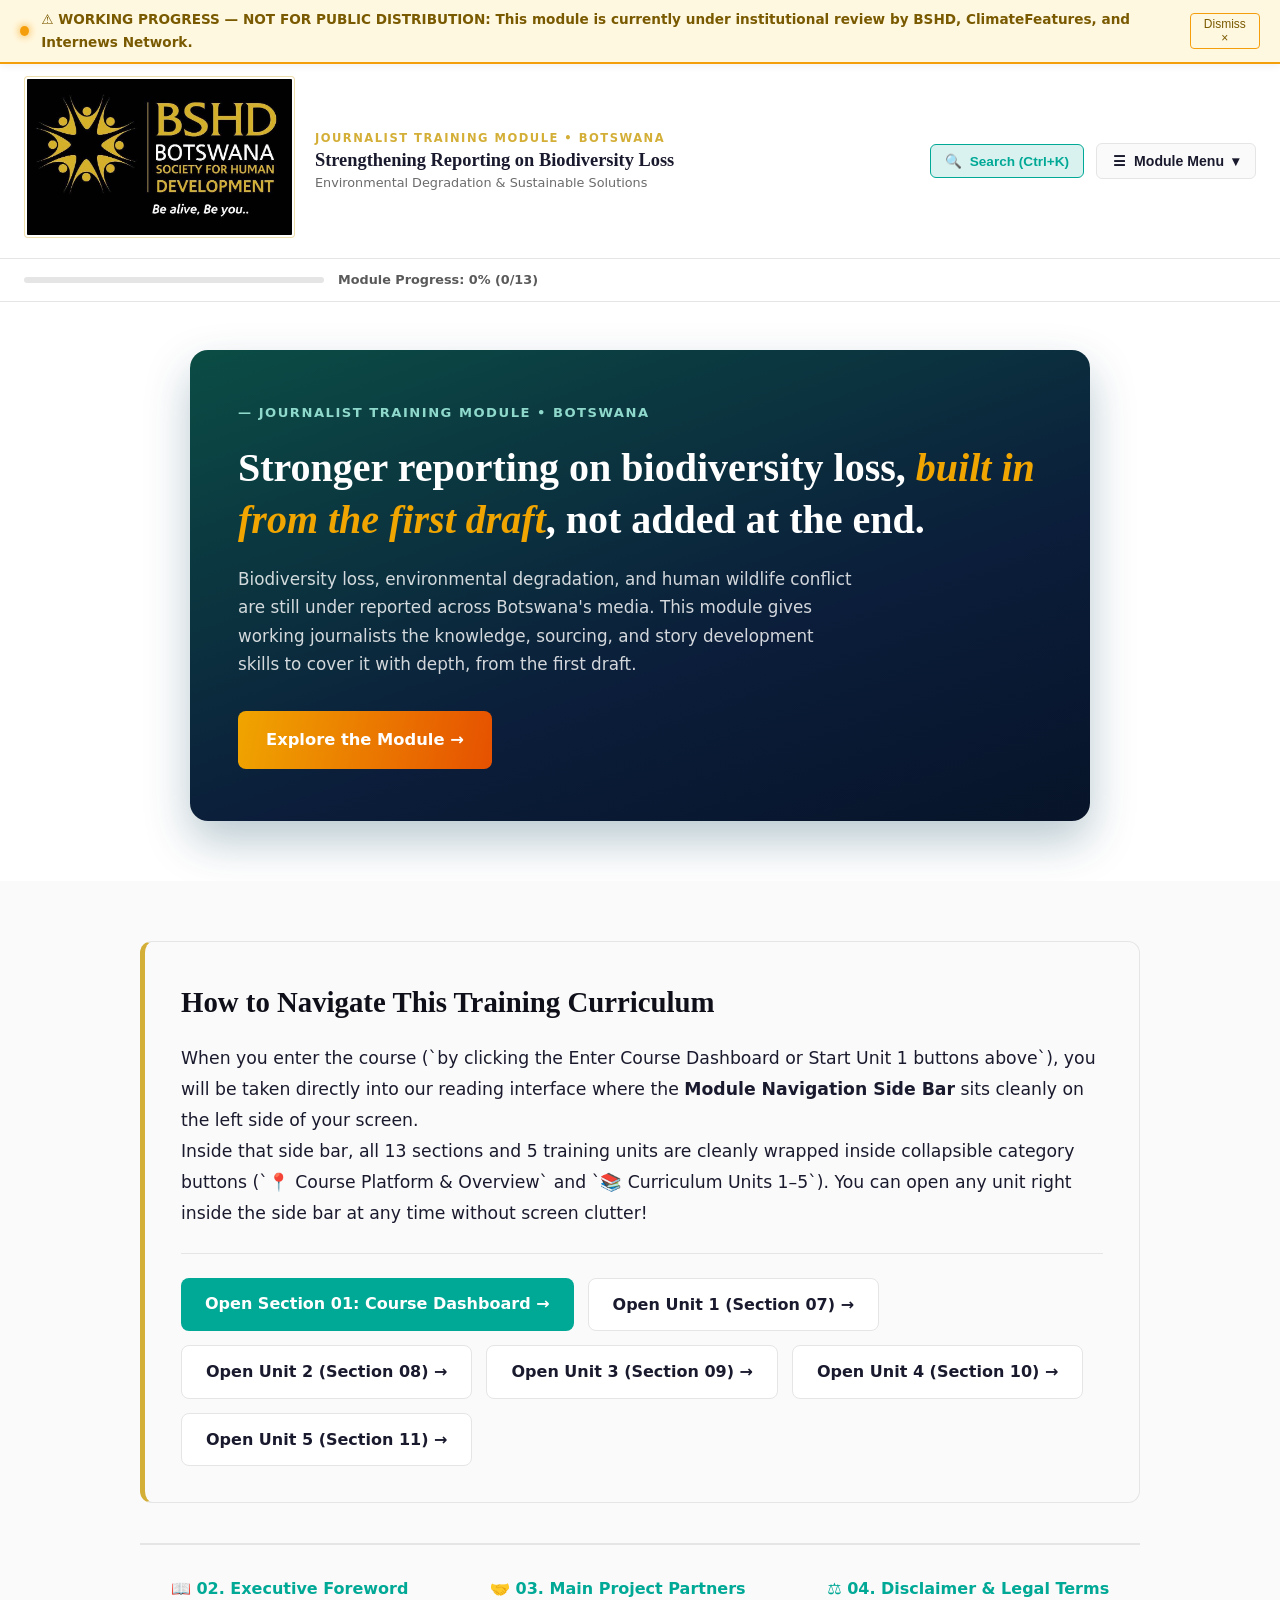
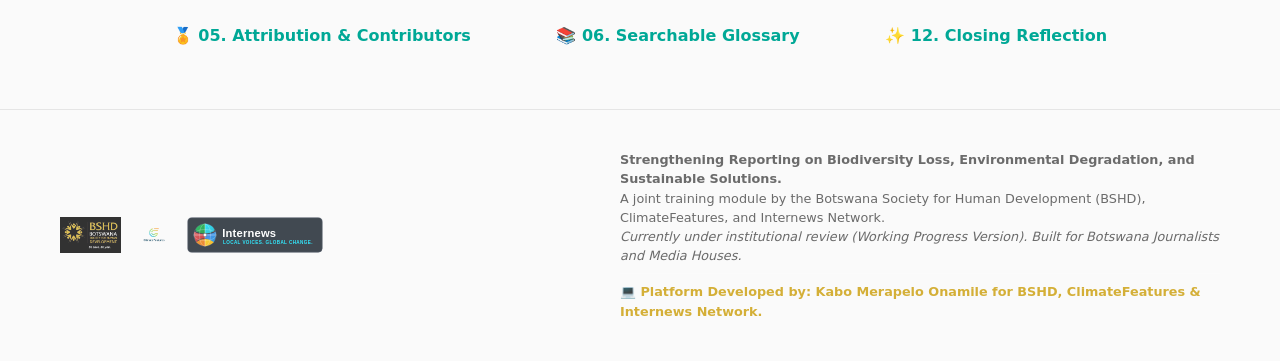
<file: index.html>
<!DOCTYPE html>
<html lang="en">
<head>
  <meta charset="UTF-8">
  <meta name="viewport" content="width=device-width, initial-scale=1.0">
  <meta name="robots" content="noindex, nofollow">
  <title>Welcome Portal | BSHD x ClimateFeatures Journalist Training Module</title>
  <link rel="icon" type="image/svg+xml" href="./assets/images/favicon.svg">
  <link rel="stylesheet" href="./assets/css/style.css">
  <style>
    /* Dedicated Portal Landing Page Styling — Warm Light Theme */
    .portal-hero {
      background: linear-gradient(135deg, #FAFAFA 0%, #F5F5F5 50%, #FFFFFF 100%);
      color: var(--text-main);
      padding: 60px 20px 80px 20px;
      border-bottom: 2px solid var(--bshd-gold);
      position: relative;
      overflow: hidden;
    }
    .portal-hero-inner {
      max-width: 1040px;
      margin: 0 auto;
    }
    .portal-tag {
      display: inline-block;
      background: rgba(212, 175, 55, 0.15);
      border: 1px solid var(--bshd-gold);
      color: var(--bshd-gold);
      padding: 6px 16px;
      border-radius: 20px;
      font-size: 0.82rem;
      font-weight: 700;
      text-transform: uppercase;
      letter-spacing: 1.5px;
      margin-bottom: 24px;
    }
    .portal-title {
      font-family: var(--font-serif);
      font-size: 3rem;
      font-weight: 800;
      line-height: 1.2;
      color: var(--heading-color);
      margin-bottom: 20px;
    }
    .portal-subtitle {
      font-size: 1.28rem;
      color: var(--text-muted);
      line-height: 1.6;
      max-width: 820px;
      margin-bottom: 40px;
      font-weight: 400;
    }
    .portal-cta-bar {
      display: flex;
      flex-wrap: wrap;
      gap: 16px;
      align-items: center;
      margin-bottom: 48px;
    }
    .btn-portal-primary {
      background: var(--brand-gradient);
      color: #fff;
      padding: 18px 36px;
      border-radius: 10px;
      font-size: 1.15rem;
      font-weight: 700;
      text-decoration: none;
      box-shadow: 0 10px 25px rgba(0, 168, 150, 0.4);
      transition: all 0.25s;
      display: inline-flex;
      align-items: center;
      gap: 10px;
    }
    .btn-portal-primary:hover {
      transform: translateY(-3px);
      box-shadow: 0 14px 30px rgba(0, 168, 150, 0.6);
      color: #fff;
    }
    .btn-portal-secondary {
      background: var(--canvas-card);
      border: 1px solid var(--canvas-border);
      color: var(--text-main);
      padding: 16px 26px;
      border-radius: 10px;
      font-size: 1.05rem;
      font-weight: 600;
      text-decoration: none;
      transition: all 0.2s;
      display: inline-flex;
      align-items: center;
      gap: 8px;
    }
    .btn-portal-secondary:hover {
      background: var(--accent-light);
      border-color: var(--accent-color);
      color: var(--accent-color);
    }
    .portal-partner-bar {
      background: var(--canvas-card);
      border: 1px solid var(--canvas-border);
      border-radius: 12px;
      padding: 24px 30px;
      display: flex;
      flex-wrap: wrap;
      align-items: center;
      justify-content: space-between;
      gap: 24px;
    }
    .portal-partner-item {
      display: flex;
      align-items: center;
      gap: 14px;
    }
    .portal-partner-item img {
      height: 55px;
      width: auto;
      background: #fff;
      padding: 4px;
      border-radius: 6px;
    }
    .portal-section-canvas {
      max-width: 1040px;
      margin: 60px auto;
      padding: 0 20px;
    }
    @media (max-width: 768px) {
      .portal-title { font-size: 2.1rem; }
      .portal-subtitle { font-size: 1.05rem; }
      .btn-portal-primary, .btn-portal-secondary { width: 100%; justify-content: center; }
      .portal-hero-card { padding: 34px 24px; border-radius: 14px; }
      .portal-hero-title { font-size: 1.7rem; }
      .btn-hero-cta { width: 100%; justify-content: center; }
    }

    /* ---- CE4CSID-style hero card ---- */
    .portal-hero {
      background: var(--canvas-bg);
      padding: 48px 20px 60px 20px;
      border-bottom: none;
    }
    .portal-hero-card {
      max-width: 900px;
      margin: 0 auto;
      background: linear-gradient(160deg, #0B4D45 0%, var(--cf-dark-blue) 62%, #071429 100%);
      border-radius: 18px;
      padding: 52px 48px;
      box-shadow: 0 20px 45px rgba(1, 61, 87, 0.28);
    }
    .portal-hero-label {
      display: block;
      color: #8FD9CC;
      font-size: 0.82rem;
      font-weight: 700;
      text-transform: uppercase;
      letter-spacing: 1.5px;
      margin-bottom: 18px;
    }
    .portal-hero-title {
      font-family: var(--font-serif);
      font-size: 2.5rem;
      line-height: 1.28;
      font-weight: 800;
      color: #fff;
      margin: 0 0 20px 0;
    }
    .portal-hero-title em {
      color: var(--cf-orange);
      font-style: italic;
    }
    .portal-hero-text {
      color: rgba(255,255,255,0.82);
      font-size: 1.05rem;
      line-height: 1.7;
      max-width: 620px;
      margin: 0 0 32px 0;
    }
    .btn-hero-cta {
      display: inline-flex;
      align-items: center;
      gap: 10px;
      background: linear-gradient(100deg, var(--cf-orange) 0%, var(--cf-rust) 100%);
      color: #fff;
      font-weight: 700;
      font-size: 1.02rem;
      padding: 15px 28px;
      border-radius: 8px;
      text-decoration: none;
      transition: transform 0.2s ease;
    }
    .btn-hero-cta:hover {
      transform: translateY(-2px);
      color: #fff;
      text-decoration: none;
    }
  </style>
<style>
/* Essential inline fallback so layout and collapsible menus never break before style.css loads */
body { font-family: system-ui, -apple-system, sans-serif; background: #FAFAFA; color: #1A1A2E; margin: 0; padding: 0; }
.gnav-panel { display: none; }
.gnav-menu.open .gnav-panel { display: block !important; }
.gnav-sub-list { display: none; }
.gnav-parent.open .gnav-sub-list { display: block !important; }
#wp-banner { background: #FFF8E1; color: #7A5A00; padding: 8px 20px; border-bottom: 2px solid #F59E0B; display: flex; justify-content: space-between; align-items: center; }
</style>
</head>
<body data-page-id="portal">

<div id="wp-banner">
  <div class="banner-content">
    <span class="pulse-dot"></span>
    <span>⚠️ WORKING PROGRESS — NOT FOR PUBLIC DISTRIBUTION: This module is currently under institutional review by BSHD, ClimateFeatures, and Internews Network.</span>
  </div>
  <button id="dismiss-wp-banner" class="banner-close" title="Dismiss warning for this session">Dismiss ×</button>
</div>

<!-- Header -->
<header class="site-header">
  <div class="header-brand">
    <div class="header-logos">
      <a href="index.html" title="Botswana Society for Human Development">
        <img src="./assets/images/bshd-logo.jpg" alt="BSHD Logo" class="header-logo-bshd">
      </a>
    </div>
    <div class="header-title-box">
      <span class="module-tag">Journalist Training Module • Botswana</span>
      <h1>Strengthening Reporting on Biodiversity Loss</h1>
      <span class="header-subtitle">Environmental Degradation & Sustainable Solutions</span>
    </div>
  </div>

  <div class="header-actions">
    <button id="search-trigger-btn" class="btn-header btn-search">
      🔍 <span>Search (Ctrl+K)</span>
    </button>

    <div class="gnav-menu" id="gnav-menu">
      <button class="gnav-trigger" id="gnav-trigger" aria-haspopup="true" aria-expanded="false">
        ☰ <span>Module Menu</span> ▾
      </button>
      <div class="gnav-panel">
        <a href="index.html" class="gnav-link">🏠 Home</a>

        <span class="gnav-group-label">Course Platform & Overview</span>
        <a href="overview.html" class="gnav-link">Course Dashboard</a>
        <a href="foreword.html" class="gnav-link">Foreword</a>
        <a href="partners.html" class="gnav-link">Main Project Partners</a>
        <a href="disclaimer.html" class="gnav-link">Disclaimer</a>
        <a href="attribution.html" class="gnav-link">Attribution</a>
        <a href="glossary.html" class="gnav-link">Glossary of Terms</a>

        <hr>
        <span class="gnav-group-label">Curriculum Units 1–5</span>

        <div class="gnav-parent">
          <div class="gnav-parent-row">
            <a href="unit1.html" class="gnav-link">Unit 1: Global Biodiversity</a>
            <button class="gnav-parent-toggle" aria-label="Toggle Unit 1 subsections">▾</button>
          </div>
          <div class="gnav-sub-list">
            <a href="unit1.html#1-1" class="gnav-sub-link">1.1 Global Biodiversity Status</a>
            <a href="unit1.html#1-2" class="gnav-sub-link">1.2 Agreements & Frameworks</a>
          </div>
        </div>

        <div class="gnav-parent">
          <div class="gnav-parent-row">
            <a href="unit2.html" class="gnav-link">Unit 2: Botswana Issues</a>
            <button class="gnav-parent-toggle" aria-label="Toggle Unit 2 subsections">▾</button>
          </div>
          <div class="gnav-sub-list">
            <a href="unit2.html#2-1" class="gnav-sub-link">2.1 Key Biodiversity Areas & Risks</a>
            <a href="unit2.html#2-2" class="gnav-sub-link">2.2 Domestication of Instruments</a>
            <a href="unit2.html#2-3" class="gnav-sub-link">2.3 BUAN Ecosystem Assessment</a>
            <a href="unit2.html#2-4" class="gnav-sub-link">2.4 Dept. Wildlife & National Parks</a>
            <a href="unit2.html#2-5" class="gnav-sub-link">2.5 Dept. Forestry & Range Resources</a>
          </div>
        </div>

        <a href="unit3.html" class="gnav-link">Unit 3: Climate & SD Nexus</a>

        <div class="gnav-parent">
          <div class="gnav-parent-row">
            <a href="unit4.html" class="gnav-link">Unit 4: Reporting Practice</a>
            <button class="gnav-parent-toggle" aria-label="Toggle Unit 4 subsections">▾</button>
          </div>
          <div class="gnav-sub-list">
            <a href="unit4.html#4-1" class="gnav-sub-link">4.1 Tips for Finding Story Ideas</a>
            <a href="unit4.html#4-2" class="gnav-sub-link">4.2 Evidence-Driven Reporting</a>
            <a href="unit4.html#4-3" class="gnav-sub-link">4.3 Rights-Based Lens</a>
            <a href="unit4.html#4-4" class="gnav-sub-link">4.4 Finance & Business Approach</a>
            <a href="unit4.html#4-5" class="gnav-sub-link">4.5 Follow the Money (Investigative)</a>
            <a href="unit4.html#4-6" class="gnav-sub-link">4.6 Solutions Journalism Framework</a>
            <a href="unit4.html#4-7" class="gnav-sub-link">4.7 Resource-Driven Economy (Prof Kabou)</a>
            <a href="unit4.html#4-8" class="gnav-sub-link">4.8 Journalism Ethics</a>
            <a href="unit4.html#4-9" class="gnav-sub-link">4.9 AI in Biodiversity Reporting</a>
          </div>
        </div>

        <a href="unit5.html" class="gnav-link">Unit 5: The Story Clinic</a>

        <hr>
        <a href="closing-reflection.html" class="gnav-link">Closing Reflection</a>
        <a href="project-partners.html" class="gnav-link">Closing Partners & Credits</a>

        <hr>
        <div class="gnav-parent">
          <div class="gnav-parent-row">
            <span class="gnav-link gnav-static">⚙️ Settings</span>
            <button class="gnav-parent-toggle" aria-label="Toggle Settings">▾</button>
          </div>
          <div class="gnav-sub-list">
            <button id="theme-toggle-btn" class="gnav-sub-link gnav-sub-btn" title="Toggle Reading Canvas Theme">🌙 <span style="font-size:0.85rem">Dark Canvas</span></button>
            <a href="print-module.html" class="gnav-sub-link">🖨️ Print Full Module</a>
            <button id="reset-progress-btn" class="gnav-sub-link gnav-sub-btn" title="Clear locally stored progress checks">↻ Reset Progress</button>
            <button class="gnav-sub-link gnav-sub-btn settings-trigger-btn" title="Open Module Settings & UI Control">⚙️ More Preferences…</button>
          </div>
        </div>
      </div>
    </div>
  </div>
</header>

<div class="reading-progress-bar" title="Module Reading Progress Tracker">
  <div class="reading-progress-track">
    <div id="header-progress-fill" class="reading-progress-fill"></div>
  </div>
  <span id="header-progress-text" class="reading-progress-text">Module Progress: 0%</span>
</div>

<!-- Portal Hero Section (No Sidebar on this Entrance Screen!) -->
<section class="portal-hero">
  <div class="portal-hero-card">
    <span class="portal-hero-label">— Journalist Training Module • Botswana</span>
    <h1 class="portal-hero-title">Stronger reporting on biodiversity loss, <em>built in from the first draft</em>, not added at the end.</h1>
    <p class="portal-hero-text">
      Biodiversity loss, environmental degradation, and human wildlife conflict are still under reported across Botswana's media. This module gives working journalists the knowledge, sourcing, and story development skills to cover it with depth, from the first draft.
    </p>
    <a href="overview.html" class="btn-hero-cta">Explore the Module →</a>
  </div>
</section>

<!-- Main Portal Section Canvas (Clean Overview & Navigation Guide) -->
<main class="portal-section-canvas">
  <div style="background: var(--canvas-card); border: 1px solid var(--canvas-border); border-left: 5px solid var(--bshd-gold); border-radius: 12px; padding: 36px; margin-bottom: 40px;">
    <h2 style="font-family: var(--font-serif); font-size: 1.8rem; color: var(--heading-color); margin-top: 0; margin-bottom: 16px;">
      How to Navigate This Training Curriculum
    </h2>
    <p style="font-size: 1.08rem; color: var(--text-main); line-height: 1.8;">
      When you enter the course (`by clicking the Enter Course Dashboard or Start Unit 1 buttons above`), you will be taken directly into our reading interface where the <strong>Module Navigation Side Bar</strong> sits cleanly on the left side of your screen.
    </p>
    <p style="font-size: 1.08rem; color: var(--text-main); line-height: 1.8; margin-bottom: 24px;">
      Inside that side bar, all 13 sections and 5 training units are cleanly wrapped inside collapsible category buttons (`📍 Course Platform & Overview` and `📚 Curriculum Units 1–5`). You can open any unit right inside the side bar at any time without screen clutter!
    </p>

    <div style="display: flex; flex-wrap: wrap; gap: 14px; border-top: 1px solid var(--canvas-border); padding-top: 24px;">
      <a href="overview.html" style="background: var(--accent-color); color: #fff; padding: 12px 24px; border-radius: 8px; font-weight: 700; text-decoration: none;">
        Open Section 01: Course Dashboard →
      </a>
      <a href="unit1.html" style="background: var(--canvas-bg); border: 1px solid var(--canvas-border); color: var(--text-main); padding: 12px 24px; border-radius: 8px; font-weight: 600; text-decoration: none;">
        Open Unit 1 (Section 07) →
      </a>
      <a href="unit2.html" style="background: var(--canvas-bg); border: 1px solid var(--canvas-border); color: var(--text-main); padding: 12px 24px; border-radius: 8px; font-weight: 600; text-decoration: none;">
        Open Unit 2 (Section 08) →
      </a>
      <a href="unit3.html" style="background: var(--canvas-bg); border: 1px solid var(--canvas-border); color: var(--text-main); padding: 12px 24px; border-radius: 8px; font-weight: 600; text-decoration: none;">
        Open Unit 3 (Section 09) →
      </a>
      <a href="unit4.html" style="background: var(--canvas-bg); border: 1px solid var(--canvas-border); color: var(--text-main); padding: 12px 24px; border-radius: 8px; font-weight: 600; text-decoration: none;">
        Open Unit 4 (Section 10) →
      </a>
      <a href="unit5.html" style="background: var(--canvas-bg); border: 1px solid var(--canvas-border); color: var(--text-main); padding: 12px 24px; border-radius: 8px; font-weight: 600; text-decoration: none;">
        Open Unit 5 (Section 11) →
      </a>
    </div>
  </div>

  <!-- Additional Institutional & Utility Links Bar -->
  <div style="margin-top: 40px; padding-top: 30px; border-top: 2px solid var(--canvas-border); display: flex; flex-wrap: wrap; justify-content: space-around; gap: 20px; text-align: center;">
    <a href="foreword.html" style="color: var(--accent-color); font-weight: 600; text-decoration: none;">📖 02. Executive Foreword</a>
    <a href="partners.html" style="color: var(--accent-color); font-weight: 600; text-decoration: none;">🤝 03. Main Project Partners</a>
    <a href="disclaimer.html" style="color: var(--accent-color); font-weight: 600; text-decoration: none;">⚖️ 04. Disclaimer & Legal Terms</a>
    <a href="attribution.html" style="color: var(--accent-color); font-weight: 600; text-decoration: none;">🏅 05. Attribution & Contributors</a>
    <a href="glossary.html" style="color: var(--accent-color); font-weight: 600; text-decoration: none;">📚 06. Searchable Glossary</a>
    <a href="closing-reflection.html" style="color: var(--accent-color); font-weight: 600; text-decoration: none;">✨ 12. Closing Reflection</a>
  </div>
</main>

<!-- Search Modal Overlay -->
<div id="search-modal-overlay" class="search-modal-overlay">
  <div class="search-modal">
    <div class="search-modal-header">
      <span style="font-size: 1.3rem;">🔍</span>
      <input type="text" id="search-input" placeholder="Search topics, terms, institutions (e.g., Okavango, DWNP, Prof Kabou)..." autocomplete="off">
      <button id="btn-close-search" class="btn-close-modal" aria-label="Close Search">×</button>
    </div>
    <div id="search-results-list" class="search-results-list"></div>
  </div>
</div>

<footer class="site-footer">
  <div class="footer-content">
    <div class="footer-logos">
      <img src="./assets/images/bshd-logo.jpg" alt="BSHD Logo">
      <img src="./assets/images/cf-logo.png" alt="ClimateFeatures Logo">
      <img src="./assets/images/internews-logo.svg" alt="Internews Network Logo">
    </div>
    <div class="footer-disclaimer">
      <strong>Strengthening Reporting on Biodiversity Loss, Environmental Degradation, and Sustainable Solutions.</strong><br>
      A joint training module by the Botswana Society for Human Development (BSHD), ClimateFeatures, and Internews Network.<br>
      <em>Currently under institutional review (Working Progress Version). Built for Botswana Journalists and Media Houses.</em><br><span style="display:inline-block; margin-top:8px; padding-top:8px; border-top:1px solid rgba(255,255,255,0.15); color:#D4AF37; font-weight:600;">💻 Platform Developed by: Kabo Merapelo Onamile for BSHD, ClimateFeatures & Internews Network.</span>
    </div>
  </div>
</footer>

<script src="./assets/js/search-data.js"></script>
<script src="./assets/js/app.js"></script>
</body>
</html>
</file>
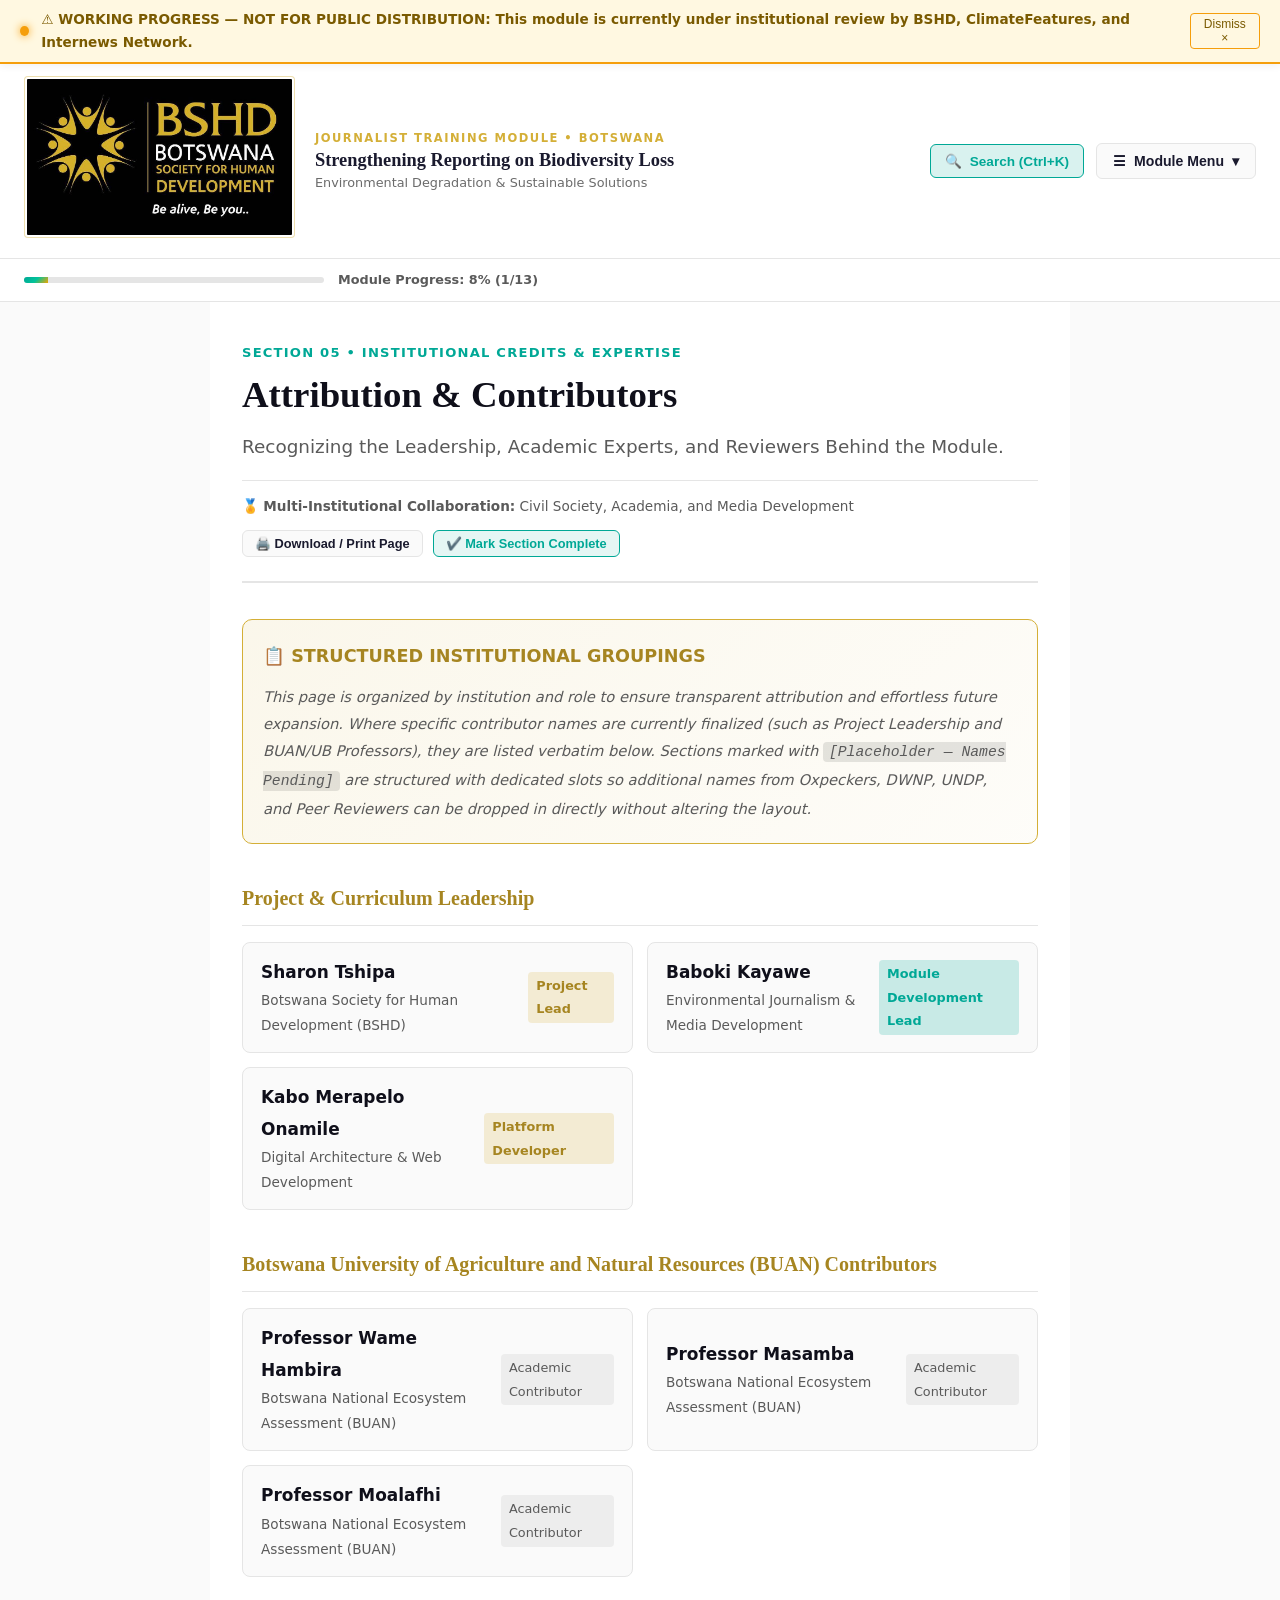
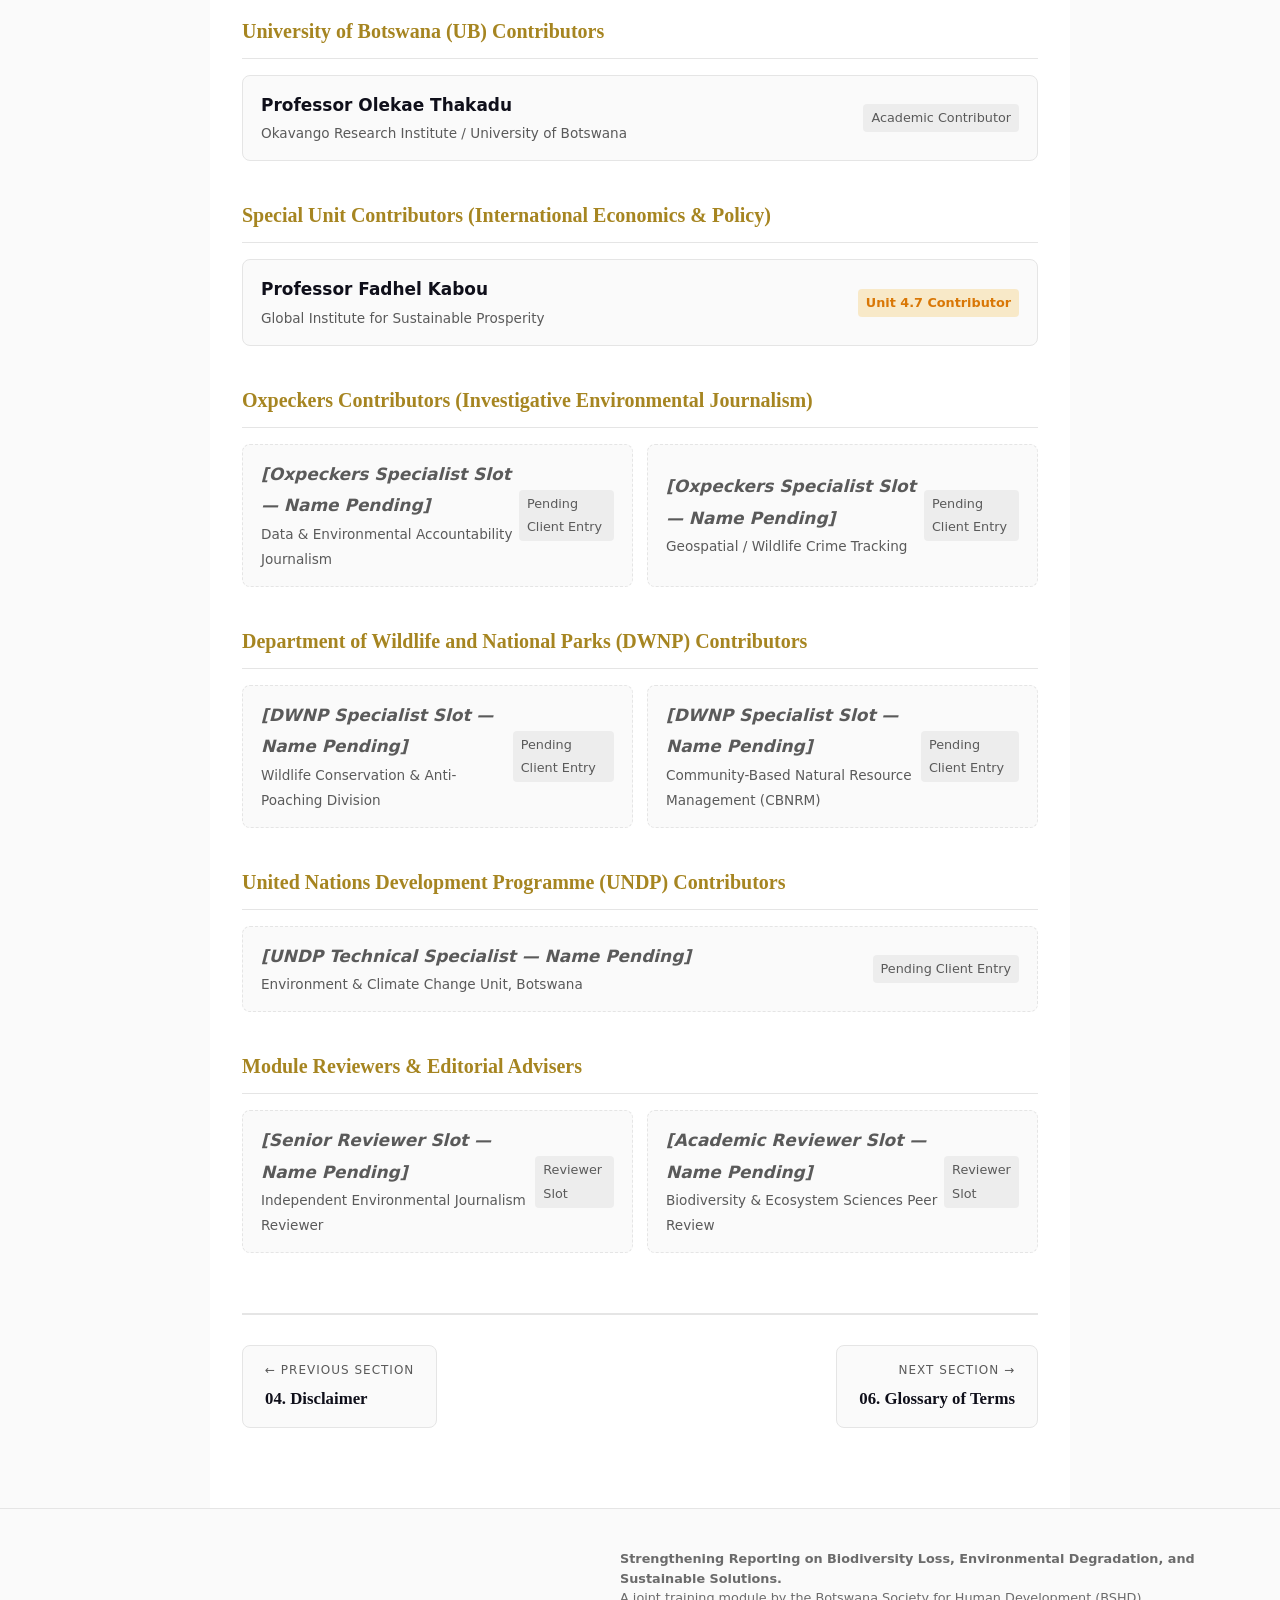
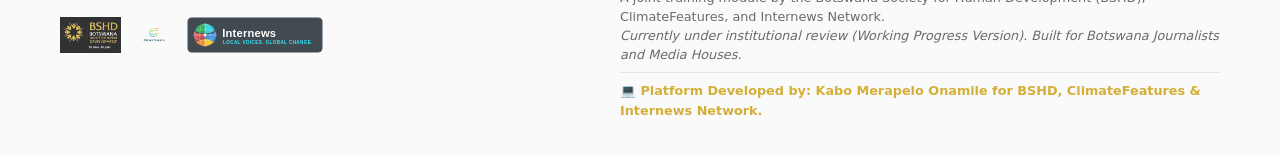
<file: attribution.html>
<!DOCTYPE html>
<html lang="en">
<head>
  <meta charset="UTF-8">
  <meta name="viewport" content="width=device-width, initial-scale=1.0">
  <meta name="robots" content="noindex, nofollow">
  <title>Attribution & Contributors | BSHD x ClimateFeatures Module</title>
  <link rel="icon" type="image/svg+xml" href="./assets/images/favicon.svg">
  <link rel="stylesheet" href="./assets/css/style.css">
<style>
/* Essential inline fallback so layout and collapsible menus never break before style.css loads */
body { font-family: system-ui, -apple-system, sans-serif; background: #FAFAFA; color: #1A1A2E; margin: 0; padding: 0; }
.gnav-panel { display: none; }
.gnav-menu.open .gnav-panel { display: block !important; }
.gnav-sub-list { display: none; }
.gnav-parent.open .gnav-sub-list { display: block !important; }
#wp-banner { background: #FFF8E1; color: #7A5A00; padding: 8px 20px; border-bottom: 2px solid #F59E0B; display: flex; justify-content: space-between; align-items: center; }
</style>
</head>
<body data-page-id="attribution">

<div id="wp-banner">
  <div class="banner-content">
    <span class="pulse-dot"></span>
    <span>⚠️ WORKING PROGRESS — NOT FOR PUBLIC DISTRIBUTION: This module is currently under institutional review by BSHD, ClimateFeatures, and Internews Network.</span>
  </div>
  <button id="dismiss-wp-banner" class="banner-close" title="Dismiss warning for this session">Dismiss ×</button>
</div>

<header class="site-header">
  <div class="header-brand">
    <div class="header-logos">
      <a href="index.html" title="Botswana Society for Human Development">
        <img src="./assets/images/bshd-logo.jpg" alt="BSHD Logo" class="header-logo-bshd">
      </a>
    </div>
    <div class="header-title-box">
      <span class="module-tag">Journalist Training Module • Botswana</span>
      <h1>Strengthening Reporting on Biodiversity Loss</h1>
      <span class="header-subtitle">Environmental Degradation & Sustainable Solutions</span>
    </div>
  </div>

  <div class="header-actions">
    <button id="search-trigger-btn" class="btn-header btn-search">
      🔍 <span>Search (Ctrl+K)</span>
    </button>

    <div class="gnav-menu" id="gnav-menu">
      <button class="gnav-trigger" id="gnav-trigger" aria-haspopup="true" aria-expanded="false">
        ☰ <span>Module Menu</span> ▾
      </button>
      <div class="gnav-panel">
        <a href="index.html" class="gnav-link">🏠 Home</a>

        <span class="gnav-group-label">Course Platform & Overview</span>
        <a href="overview.html" class="gnav-link">Course Dashboard</a>
        <a href="foreword.html" class="gnav-link">Foreword</a>
        <a href="partners.html" class="gnav-link">Main Project Partners</a>
        <a href="disclaimer.html" class="gnav-link">Disclaimer</a>
        <a href="attribution.html" class="gnav-link">Attribution</a>
        <a href="glossary.html" class="gnav-link">Glossary of Terms</a>

        <hr>
        <span class="gnav-group-label">Curriculum Units 1–5</span>

        <div class="gnav-parent">
          <div class="gnav-parent-row">
            <a href="unit1.html" class="gnav-link">Unit 1: Global Biodiversity</a>
            <button class="gnav-parent-toggle" aria-label="Toggle Unit 1 subsections">▾</button>
          </div>
          <div class="gnav-sub-list">
            <a href="unit1.html#1-1" class="gnav-sub-link">1.1 Global Biodiversity Status</a>
            <a href="unit1.html#1-2" class="gnav-sub-link">1.2 Agreements & Frameworks</a>
          </div>
        </div>

        <div class="gnav-parent">
          <div class="gnav-parent-row">
            <a href="unit2.html" class="gnav-link">Unit 2: Botswana Issues</a>
            <button class="gnav-parent-toggle" aria-label="Toggle Unit 2 subsections">▾</button>
          </div>
          <div class="gnav-sub-list">
            <a href="unit2.html#2-1" class="gnav-sub-link">2.1 Key Biodiversity Areas & Risks</a>
            <a href="unit2.html#2-2" class="gnav-sub-link">2.2 Domestication of Instruments</a>
            <a href="unit2.html#2-3" class="gnav-sub-link">2.3 BUAN Ecosystem Assessment</a>
            <a href="unit2.html#2-4" class="gnav-sub-link">2.4 Dept. Wildlife & National Parks</a>
            <a href="unit2.html#2-5" class="gnav-sub-link">2.5 Dept. Forestry & Range Resources</a>
          </div>
        </div>

        <a href="unit3.html" class="gnav-link">Unit 3: Climate & SD Nexus</a>

        <div class="gnav-parent">
          <div class="gnav-parent-row">
            <a href="unit4.html" class="gnav-link">Unit 4: Reporting Practice</a>
            <button class="gnav-parent-toggle" aria-label="Toggle Unit 4 subsections">▾</button>
          </div>
          <div class="gnav-sub-list">
            <a href="unit4.html#4-1" class="gnav-sub-link">4.1 Tips for Finding Story Ideas</a>
            <a href="unit4.html#4-2" class="gnav-sub-link">4.2 Evidence-Driven Reporting</a>
            <a href="unit4.html#4-3" class="gnav-sub-link">4.3 Rights-Based Lens</a>
            <a href="unit4.html#4-4" class="gnav-sub-link">4.4 Finance & Business Approach</a>
            <a href="unit4.html#4-5" class="gnav-sub-link">4.5 Follow the Money (Investigative)</a>
            <a href="unit4.html#4-6" class="gnav-sub-link">4.6 Solutions Journalism Framework</a>
            <a href="unit4.html#4-7" class="gnav-sub-link">4.7 Resource-Driven Economy (Prof Kabou)</a>
            <a href="unit4.html#4-8" class="gnav-sub-link">4.8 Journalism Ethics</a>
            <a href="unit4.html#4-9" class="gnav-sub-link">4.9 AI in Biodiversity Reporting</a>
          </div>
        </div>

        <a href="unit5.html" class="gnav-link">Unit 5: The Story Clinic</a>

        <hr>
        <a href="closing-reflection.html" class="gnav-link">Closing Reflection</a>
        <a href="project-partners.html" class="gnav-link">Closing Partners & Credits</a>

        <hr>
        <div class="gnav-parent">
          <div class="gnav-parent-row">
            <span class="gnav-link gnav-static">⚙️ Settings</span>
            <button class="gnav-parent-toggle" aria-label="Toggle Settings">▾</button>
          </div>
          <div class="gnav-sub-list">
            <button id="theme-toggle-btn" class="gnav-sub-link gnav-sub-btn" title="Toggle Reading Canvas Theme">🌙 <span style="font-size:0.85rem">Dark Canvas</span></button>
            <a href="print-module.html" class="gnav-sub-link">🖨️ Print Full Module</a>
            <button id="reset-progress-btn" class="gnav-sub-link gnav-sub-btn" title="Clear locally stored progress checks">↻ Reset Progress</button>
            <button class="gnav-sub-link gnav-sub-btn settings-trigger-btn" title="Open Module Settings & UI Control">⚙️ More Preferences…</button>
          </div>
        </div>
      </div>
    </div>
  </div>
</header>

<div class="reading-progress-bar" title="Module Reading Progress Tracker">
  <div class="reading-progress-track">
    <div id="header-progress-fill" class="reading-progress-fill"></div>
  </div>
  <span id="header-progress-text" class="reading-progress-text">Module Progress: 0%</span>
</div>

<div class="module-container">
  <main class="main-content">
    <div class="article-header">
      <span class="article-breadcrumb">Section 05 • Institutional Credits & Expertise</span>
      <h1 class="article-title">Attribution & Contributors</h1>
      <p class="article-subtitle">Recognizing the Leadership, Academic Experts, and Reviewers Behind the Module.</p>
      
      <div class="article-meta-bar">
        <div class="meta-item">
          <span>🏅 <strong>Multi-Institutional Collaboration:</strong> Civil Society, Academia, and Media Development</span>
        </div>
        <div class="meta-actions">
          <button onclick="window.print()" class="btn-meta">🖨️ Download / Print Page</button>
          <button id="mark-complete-btn" class="btn-meta btn-mark-read">✔️ Mark Section Complete</button>
        </div>
      </div>
    </div>

    <div class="article-body">
      <!-- Institutional Structure Note -->
      <div style="background: linear-gradient(135deg, rgba(212, 175, 55, 0.1) 0%, rgba(212, 175, 55, 0.03) 100%); border: 1px solid var(--bshd-gold); border-radius: 10px; padding: 20px; margin-bottom: 36px;">
        <h4 style="color: var(--bshd-gold-dark); margin-top:0; display:flex; align-items:center; gap:8px;">
          <span>📋 STRUCTURED INSTITUTIONAL GROUPINGS</span>
        </h4>
        <p style="margin-bottom: 0; font-size: 0.92rem; color: var(--text-muted);">
          <em>This page is organized by institution and role to ensure transparent attribution and effortless future expansion. Where specific contributor names are currently finalized (such as Project Leadership and BUAN/UB Professors), they are listed verbatim below. Sections marked with <code style="background: rgba(0,0,0,0.1); padding: 2px 6px; border-radius: 4px;">[Placeholder — Names Pending]</code> are structured with dedicated slots so additional names from Oxpeckers, DWNP, UNDP, and Peer Reviewers can be dropped in directly without altering the layout.</em>
        </p>
      </div>

      <!-- Group 1: Project & Curriculum Leadership -->
      <div class="attribution-group">
        <h3>Project & Curriculum Leadership</h3>
        <div class="contributor-list">
          <div class="contributor-item">
            <div>
              <div class="contributor-name">Sharon Tshipa</div>
              <div style="font-size: 0.85rem; color: var(--text-muted);">Botswana Society for Human Development (BSHD)</div>
            </div>
            <span class="contributor-role" style="background: rgba(212, 175, 55, 0.2); color: var(--bshd-gold-dark); font-weight: 700;">Project Lead</span>
          </div>

          <div class="contributor-item">
            <div>
              <div class="contributor-name">Baboki Kayawe</div>
              <div style="font-size: 0.85rem; color: var(--text-muted);">Environmental Journalism & Media Development</div>
            </div>
            <span class="contributor-role" style="background: rgba(0, 168, 150, 0.2); color: var(--cf-teal); font-weight: 700;">Module Development Lead</span>
          </div>

          <div class="contributor-item">
            <div>
              <div class="contributor-name">Kabo Merapelo Onamile</div>
              <div style="font-size: 0.85rem; color: var(--text-muted);">Digital Architecture & Web Development</div>
            </div>
            <span class="contributor-role" style="background: rgba(212, 175, 55, 0.2); color: var(--bshd-gold-dark); font-weight: 700;">Platform Developer</span>
          </div>
        </div>
      </div>

      <!-- Group 2: BUAN Contributors -->
      <div class="attribution-group">
        <h3>Botswana University of Agriculture and Natural Resources (BUAN) Contributors</h3>
        <div class="contributor-list">
          <div class="contributor-item">
            <div>
              <div class="contributor-name">Professor Wame Hambira</div>
              <div style="font-size: 0.85rem; color: var(--text-muted);">Botswana National Ecosystem Assessment (BUAN)</div>
            </div>
            <span class="contributor-role">Academic Contributor</span>
          </div>

          <div class="contributor-item">
            <div>
              <div class="contributor-name">Professor Masamba</div>
              <div style="font-size: 0.85rem; color: var(--text-muted);">Botswana National Ecosystem Assessment (BUAN)</div>
            </div>
            <span class="contributor-role">Academic Contributor</span>
          </div>

          <div class="contributor-item">
            <div>
              <div class="contributor-name">Professor Moalafhi</div>
              <div style="font-size: 0.85rem; color: var(--text-muted);">Botswana National Ecosystem Assessment (BUAN)</div>
            </div>
            <span class="contributor-role">Academic Contributor</span>
          </div>
        </div>
      </div>

      <!-- Group 3: University of Botswana Contributors -->
      <div class="attribution-group">
        <h3>University of Botswana (UB) Contributors</h3>
        <div class="contributor-list">
          <div class="contributor-item">
            <div>
              <div class="contributor-name">Professor Olekae Thakadu</div>
              <div style="font-size: 0.85rem; color: var(--text-muted);">Okavango Research Institute / University of Botswana</div>
            </div>
            <span class="contributor-role">Academic Contributor</span>
          </div>
        </div>
      </div>

      <!-- Group 4: Special Unit Contributors -->
      <div class="attribution-group">
        <h3>Special Unit Contributors (International Economics & Policy)</h3>
        <div class="contributor-list">
          <div class="contributor-item">
            <div>
              <div class="contributor-name">Professor Fadhel Kabou</div>
              <div style="font-size: 0.85rem; color: var(--text-muted);">Global Institute for Sustainable Prosperity</div>
            </div>
            <span class="contributor-role" style="background: rgba(240, 165, 0, 0.2); color: #D97706; font-weight:700;">Unit 4.7 Contributor</span>
          </div>
        </div>
      </div>

      <!-- Group 5: Oxpeckers Investigative Environmental Journalism -->
      <div class="attribution-group">
        <h3>Oxpeckers Contributors (Investigative Environmental Journalism)</h3>
        <div class="contributor-list">
          <div class="contributor-item" style="border-style: dashed;">
            <div>
              <div class="contributor-name" style="color: var(--text-muted); font-style: italic;">[Oxpeckers Specialist Slot — Name Pending]</div>
              <div style="font-size: 0.85rem; color: var(--text-muted);">Data & Environmental Accountability Journalism</div>
            </div>
            <span class="contributor-role">Pending Client Entry</span>
          </div>
          <div class="contributor-item" style="border-style: dashed;">
            <div>
              <div class="contributor-name" style="color: var(--text-muted); font-style: italic;">[Oxpeckers Specialist Slot — Name Pending]</div>
              <div style="font-size: 0.85rem; color: var(--text-muted);">Geospatial / Wildlife Crime Tracking</div>
            </div>
            <span class="contributor-role">Pending Client Entry</span>
          </div>
        </div>
      </div>

      <!-- Group 6: Department of Wildlife and National Parks (DWNP) -->
      <div class="attribution-group">
        <h3>Department of Wildlife and National Parks (DWNP) Contributors</h3>
        <div class="contributor-list">
          <div class="contributor-item" style="border-style: dashed;">
            <div>
              <div class="contributor-name" style="color: var(--text-muted); font-style: italic;">[DWNP Specialist Slot — Name Pending]</div>
              <div style="font-size: 0.85rem; color: var(--text-muted);">Wildlife Conservation & Anti-Poaching Division</div>
            </div>
            <span class="contributor-role">Pending Client Entry</span>
          </div>
          <div class="contributor-item" style="border-style: dashed;">
            <div>
              <div class="contributor-name" style="color: var(--text-muted); font-style: italic;">[DWNP Specialist Slot — Name Pending]</div>
              <div style="font-size: 0.85rem; color: var(--text-muted);">Community-Based Natural Resource Management (CBNRM)</div>
            </div>
            <span class="contributor-role">Pending Client Entry</span>
          </div>
        </div>
      </div>

      <!-- Group 7: United Nations Development Programme (UNDP) -->
      <div class="attribution-group">
        <h3>United Nations Development Programme (UNDP) Contributors</h3>
        <div class="contributor-list">
          <div class="contributor-item" style="border-style: dashed;">
            <div>
              <div class="contributor-name" style="color: var(--text-muted); font-style: italic;">[UNDP Technical Specialist — Name Pending]</div>
              <div style="font-size: 0.85rem; color: var(--text-muted);">Environment & Climate Change Unit, Botswana</div>
            </div>
            <span class="contributor-role">Pending Client Entry</span>
          </div>
        </div>
      </div>

      <!-- Group 8: Peer Reviewers & Editorial Advisers -->
      <div class="attribution-group">
        <h3>Module Reviewers & Editorial Advisers</h3>
        <div class="contributor-list">
          <div class="contributor-item" style="border-style: dashed;">
            <div>
              <div class="contributor-name" style="color: var(--text-muted); font-style: italic;">[Senior Reviewer Slot — Name Pending]</div>
              <div style="font-size: 0.85rem; color: var(--text-muted);">Independent Environmental Journalism Reviewer</div>
            </div>
            <span class="contributor-role">Reviewer Slot</span>
          </div>
          <div class="contributor-item" style="border-style: dashed;">
            <div>
              <div class="contributor-name" style="color: var(--text-muted); font-style: italic;">[Academic Reviewer Slot — Name Pending]</div>
              <div style="font-size: 0.85rem; color: var(--text-muted);">Biodiversity & Ecosystem Sciences Peer Review</div>
            </div>
            <span class="contributor-role">Reviewer Slot</span>
          </div>
        </div>
      </div>

    </div>

    <!-- Page Pagination -->
    <nav class="page-pagination">
      <a href="disclaimer.html" class="pagination-link prev">
        <span class="pagination-label">← Previous Section</span>
        <span class="pagination-title">04. Disclaimer</span>
      </a>
      <a href="glossary.html" class="pagination-link next">
        <span class="pagination-label">Next Section →</span>
        <span class="pagination-title">06. Glossary of Terms</span>
      </a>
    </nav>
  </main>
</div>

<!-- Search Modal -->
<div id="search-modal-overlay" class="search-modal-overlay">
  <div class="search-modal">
    <div class="search-modal-header">
      <span style="font-size: 1.3rem;">🔍</span>
      <input type="text" id="search-input" placeholder="Search topics, terms, institutions (e.g., Okavango, DWNP, Prof Kabou)..." autocomplete="off">
      <button id="btn-close-search" class="btn-close-modal" aria-label="Close Search">×</button>
    </div>
    <div id="search-results-list" class="search-results-list"></div>
  </div>
</div>

<!-- Settings & UI Control Modal Overlay -->
<div id="settings-modal-overlay" class="settings-modal-overlay">
  <div class="settings-modal">
    <div class="settings-modal-header">
      <h3>⚙️ Module Preferences & Accessibility Settings</h3>
      <button id="btn-close-settings" class="btn-close-modal" aria-label="Close Settings">×</button>
    </div>
    <div class="settings-modal-body">
      <div class="settings-group">
        <span class="settings-group-title">🎨 Reading Canvas Theme</span>
        <div class="settings-options-grid">
          <button class="settings-btn active" data-setting="theme" data-value="light">☀️ Light Editorial</button>
          <button class="settings-btn" data-setting="theme" data-value="dark">🌙 Dark Institutional</button>
          <button class="settings-btn" data-setting="theme" data-value="sepia">📜 Sepia (Warm Field Mode)</button>
        </div>
      </div>
      <div class="settings-group">
        <span class="settings-group-title">🔤 Text Scaling & Font Size</span>
        <div class="settings-options-grid">
          <button class="settings-btn" data-setting="fontSize" data-value="sm">A- Small (90%)</button>
          <button class="settings-btn active" data-setting="fontSize" data-value="md">A Standard (100%)</button>
          <button class="settings-btn" data-setting="fontSize" data-value="lg">A+ Large (115%)</button>
          <button class="settings-btn" data-setting="fontSize" data-value="xl">A++ Extra Large (130%)</button>
        </div>
      </div>
      <div class="settings-group">
        <span class="settings-group-title">🖋️ Typography & Legibility</span>
        <div class="settings-options-grid">
          <button class="settings-btn active" data-setting="fontStyle" data-value="serif">Editorial Serif</button>
          <button class="settings-btn" data-setting="fontStyle" data-value="sans">Modern Sans-Serif</button>
          <button class="settings-btn" data-setting="fontStyle" data-value="dyslexic">Wide Spacing (High Legibility)</button>
        </div>
      </div>
      <div class="settings-group">
        <span class="settings-group-title">📶 Field & Bandwidth Optimizations</span>
        <div class="settings-row-toggle">
          <div>
            <div class="settings-toggle-label">Low-Bandwidth / Data Saver Mode</div>
            <div class="settings-toggle-sub">Disables animations and background effects for slow rural 3G/4G field connections across Botswana.</div>
          </div>
          <input type="checkbox" id="toggle-data-saver" style="width:20px; height:20px; cursor:pointer;">
        </div>
      </div>
      <div class="settings-group" style="border:none; padding-top:10px;">
        <button id="export-settings-btn" class="settings-btn" style="background:var(--cf-teal); color:#fff; border:none; width:100%; justify-content:center; padding:10px;">
          📥 Backup Reading Progress & Preferences (JSON)
        </button>
      </div>
    </div>
  </div>
</div>

<footer class="site-footer">
  <div class="footer-content">
    <div class="footer-logos">
      <img src="./assets/images/bshd-logo.jpg" alt="BSHD Logo">
      <img src="./assets/images/cf-logo.png" alt="ClimateFeatures Logo">
      <img src="./assets/images/internews-logo.svg" alt="Internews Network Logo">
    </div>
    <div class="footer-disclaimer">
      <strong>Strengthening Reporting on Biodiversity Loss, Environmental Degradation, and Sustainable Solutions.</strong><br>
      A joint training module by the Botswana Society for Human Development (BSHD), ClimateFeatures, and Internews Network.<br>
      <em>Currently under institutional review (Working Progress Version). Built for Botswana Journalists and Media Houses.</em><br><span style="display:inline-block; margin-top:8px; padding-top:8px; border-top:1px solid var(--canvas-border); color:#D4AF37; font-weight:600;">💻 Platform Developed by: Kabo Merapelo Onamile for BSHD, ClimateFeatures & Internews Network.</span>
    </div>
  </div>
</footer>

<script src="./assets/js/search-data.js"></script>
<script src="./assets/js/app.js"></script>
</body>
</html>
</file>
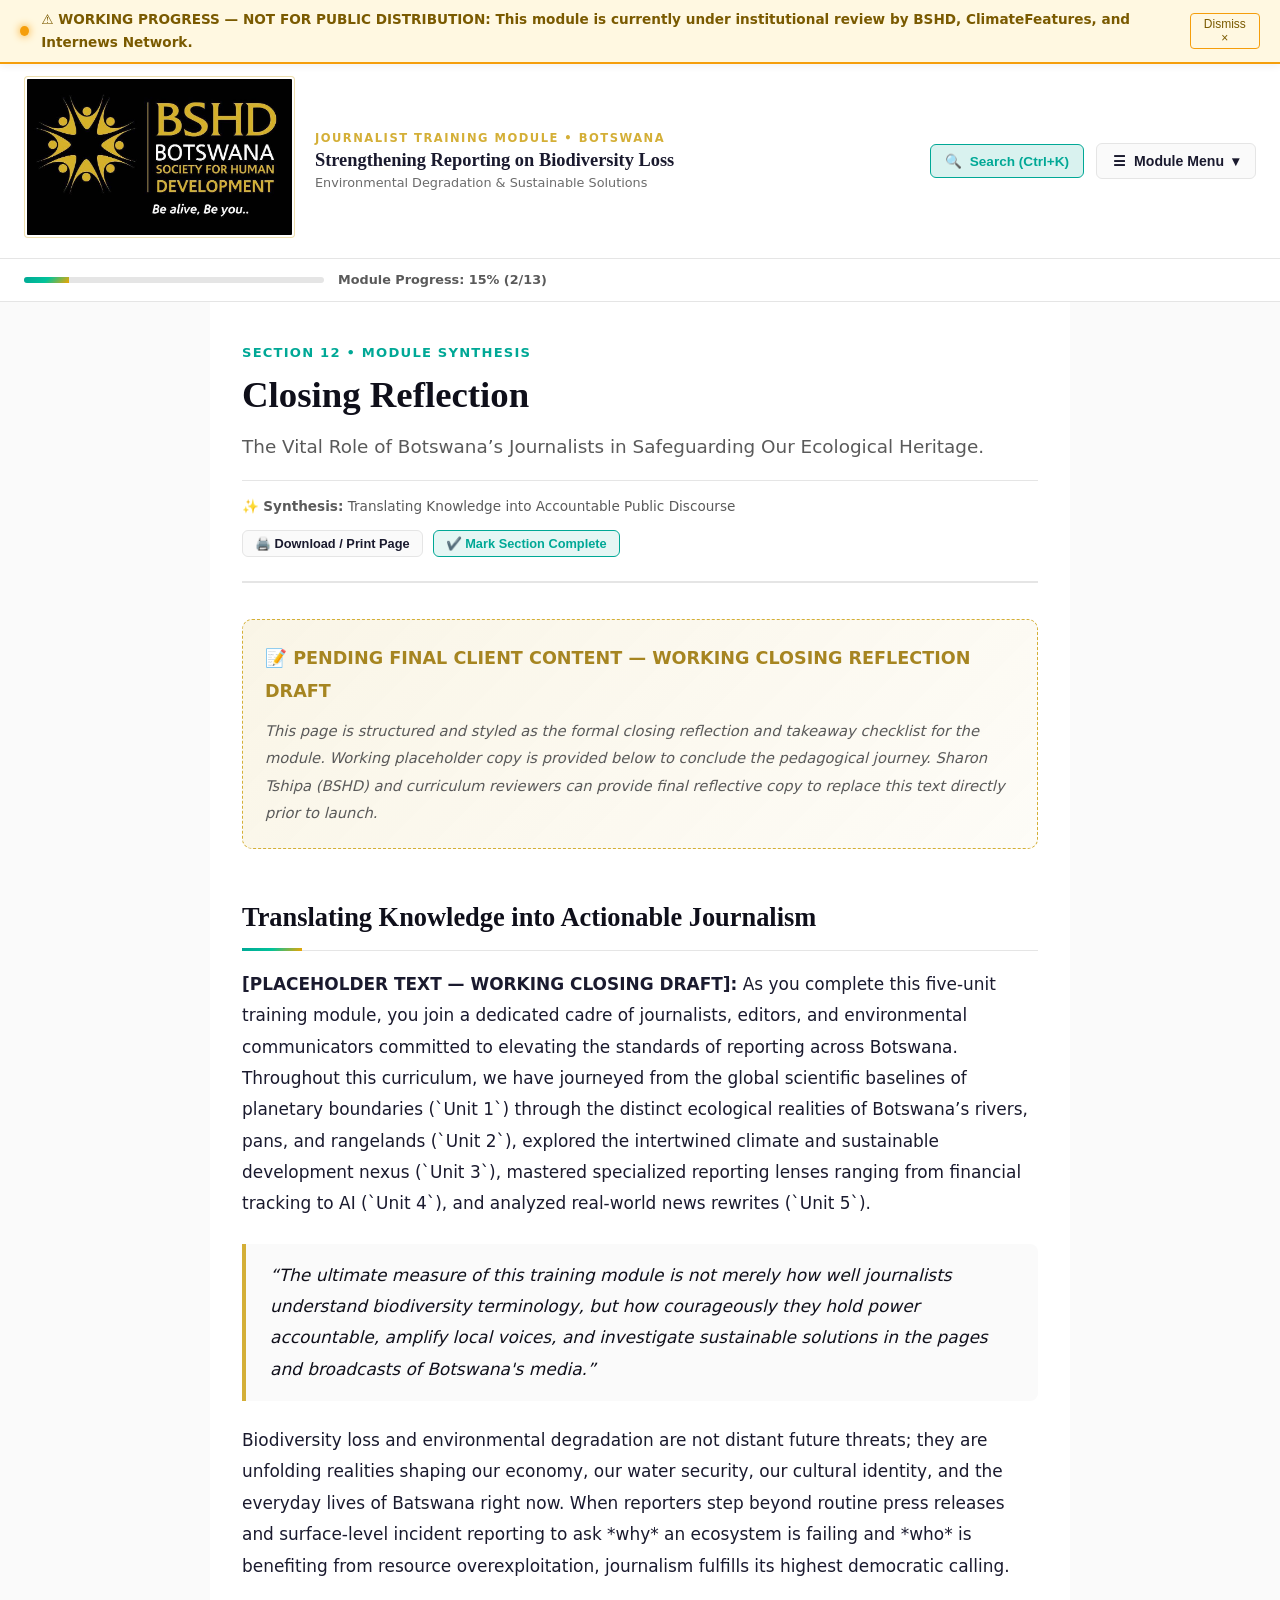
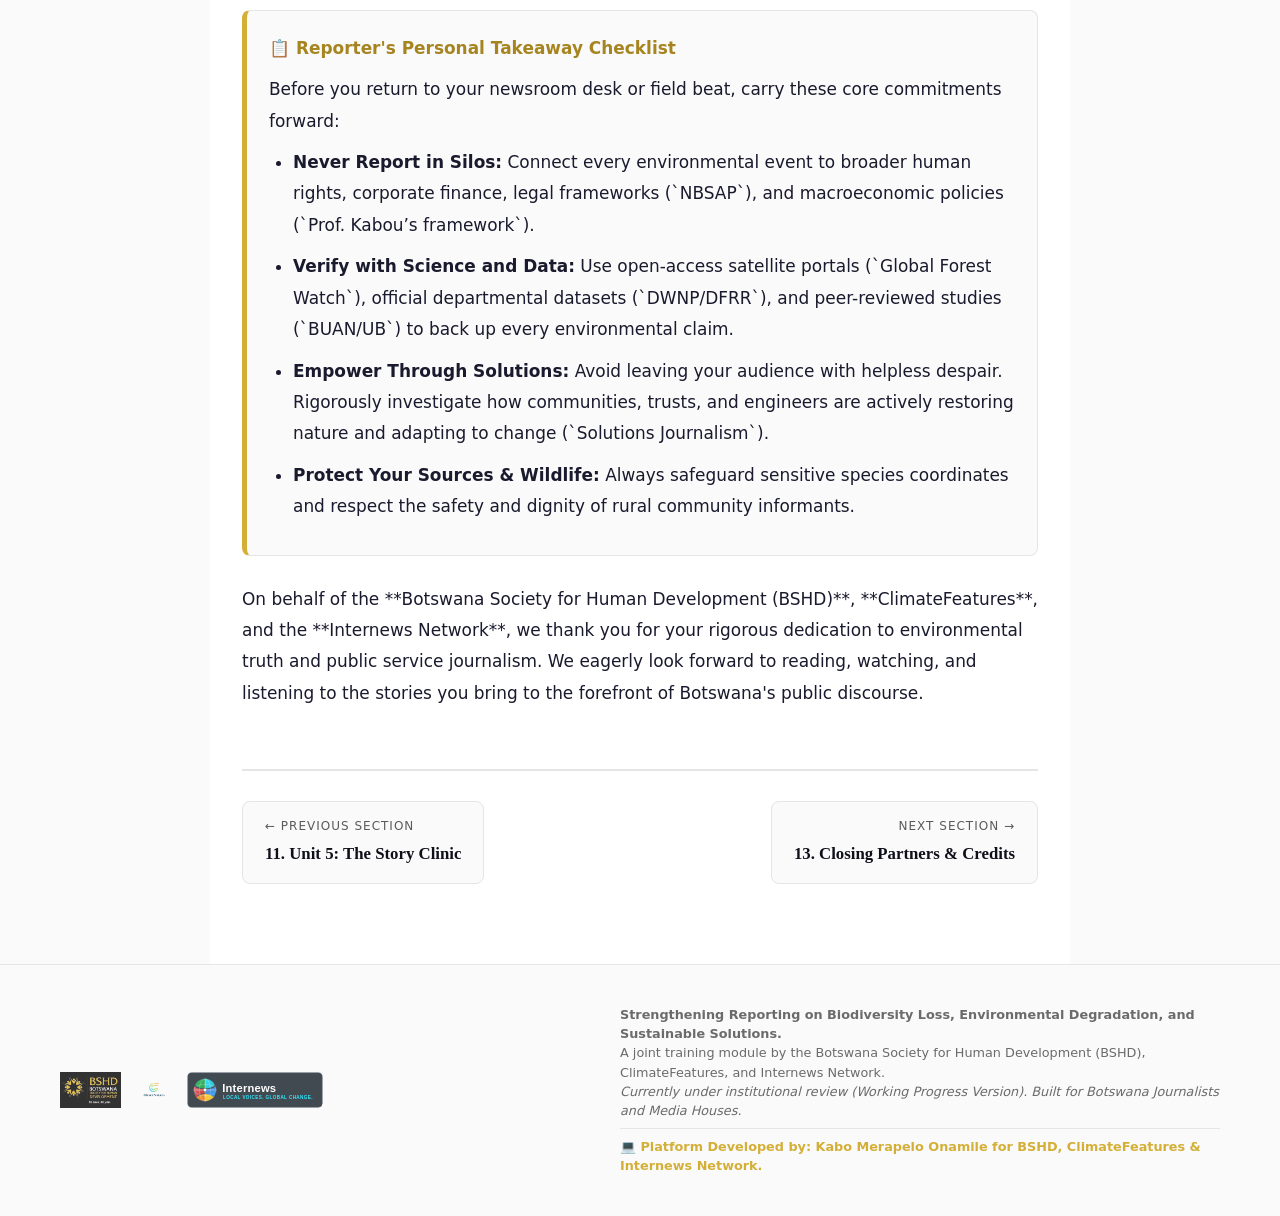
<file: closing-reflection.html>
<!DOCTYPE html>
<html lang="en">
<head>
  <meta charset="UTF-8">
  <meta name="viewport" content="width=device-width, initial-scale=1.0">
  <meta name="robots" content="noindex, nofollow">
  <title>Closing Reflection | BSHD x ClimateFeatures Biodiversity Module</title>
  <link rel="icon" type="image/svg+xml" href="./assets/images/favicon.svg">
  <link rel="stylesheet" href="./assets/css/style.css">
<style>
/* Essential inline fallback so layout and collapsible menus never break before style.css loads */
body { font-family: system-ui, -apple-system, sans-serif; background: #FAFAFA; color: #1A1A2E; margin: 0; padding: 0; }
.gnav-panel { display: none; }
.gnav-menu.open .gnav-panel { display: block !important; }
.gnav-sub-list { display: none; }
.gnav-parent.open .gnav-sub-list { display: block !important; }
#wp-banner { background: #FFF8E1; color: #7A5A00; padding: 8px 20px; border-bottom: 2px solid #F59E0B; display: flex; justify-content: space-between; align-items: center; }
</style>
</head>
<body data-page-id="closing-reflection">

<div id="wp-banner">
  <div class="banner-content">
    <span class="pulse-dot"></span>
    <span>⚠️ WORKING PROGRESS — NOT FOR PUBLIC DISTRIBUTION: This module is currently under institutional review by BSHD, ClimateFeatures, and Internews Network.</span>
  </div>
  <button id="dismiss-wp-banner" class="banner-close" title="Dismiss warning for this session">Dismiss ×</button>
</div>

<header class="site-header">
  <div class="header-brand">
    <div class="header-logos">
      <a href="index.html" title="Botswana Society for Human Development">
        <img src="./assets/images/bshd-logo.jpg" alt="BSHD Logo" class="header-logo-bshd">
      </a>
    </div>
    <div class="header-title-box">
      <span class="module-tag">Journalist Training Module • Botswana</span>
      <h1>Strengthening Reporting on Biodiversity Loss</h1>
      <span class="header-subtitle">Environmental Degradation & Sustainable Solutions</span>
    </div>
  </div>

  <div class="header-actions">
    <button id="search-trigger-btn" class="btn-header btn-search">
      🔍 <span>Search (Ctrl+K)</span>
    </button>

    <div class="gnav-menu" id="gnav-menu">
      <button class="gnav-trigger" id="gnav-trigger" aria-haspopup="true" aria-expanded="false">
        ☰ <span>Module Menu</span> ▾
      </button>
      <div class="gnav-panel">
        <a href="index.html" class="gnav-link">🏠 Home</a>

        <span class="gnav-group-label">Course Platform & Overview</span>
        <a href="overview.html" class="gnav-link">Course Dashboard</a>
        <a href="foreword.html" class="gnav-link">Foreword</a>
        <a href="partners.html" class="gnav-link">Main Project Partners</a>
        <a href="disclaimer.html" class="gnav-link">Disclaimer</a>
        <a href="attribution.html" class="gnav-link">Attribution</a>
        <a href="glossary.html" class="gnav-link">Glossary of Terms</a>

        <hr>
        <span class="gnav-group-label">Curriculum Units 1–5</span>

        <div class="gnav-parent">
          <div class="gnav-parent-row">
            <a href="unit1.html" class="gnav-link">Unit 1: Global Biodiversity</a>
            <button class="gnav-parent-toggle" aria-label="Toggle Unit 1 subsections">▾</button>
          </div>
          <div class="gnav-sub-list">
            <a href="unit1.html#1-1" class="gnav-sub-link">1.1 Global Biodiversity Status</a>
            <a href="unit1.html#1-2" class="gnav-sub-link">1.2 Agreements & Frameworks</a>
          </div>
        </div>

        <div class="gnav-parent">
          <div class="gnav-parent-row">
            <a href="unit2.html" class="gnav-link">Unit 2: Botswana Issues</a>
            <button class="gnav-parent-toggle" aria-label="Toggle Unit 2 subsections">▾</button>
          </div>
          <div class="gnav-sub-list">
            <a href="unit2.html#2-1" class="gnav-sub-link">2.1 Key Biodiversity Areas & Risks</a>
            <a href="unit2.html#2-2" class="gnav-sub-link">2.2 Domestication of Instruments</a>
            <a href="unit2.html#2-3" class="gnav-sub-link">2.3 BUAN Ecosystem Assessment</a>
            <a href="unit2.html#2-4" class="gnav-sub-link">2.4 Dept. Wildlife & National Parks</a>
            <a href="unit2.html#2-5" class="gnav-sub-link">2.5 Dept. Forestry & Range Resources</a>
          </div>
        </div>

        <a href="unit3.html" class="gnav-link">Unit 3: Climate & SD Nexus</a>

        <div class="gnav-parent">
          <div class="gnav-parent-row">
            <a href="unit4.html" class="gnav-link">Unit 4: Reporting Practice</a>
            <button class="gnav-parent-toggle" aria-label="Toggle Unit 4 subsections">▾</button>
          </div>
          <div class="gnav-sub-list">
            <a href="unit4.html#4-1" class="gnav-sub-link">4.1 Tips for Finding Story Ideas</a>
            <a href="unit4.html#4-2" class="gnav-sub-link">4.2 Evidence-Driven Reporting</a>
            <a href="unit4.html#4-3" class="gnav-sub-link">4.3 Rights-Based Lens</a>
            <a href="unit4.html#4-4" class="gnav-sub-link">4.4 Finance & Business Approach</a>
            <a href="unit4.html#4-5" class="gnav-sub-link">4.5 Follow the Money (Investigative)</a>
            <a href="unit4.html#4-6" class="gnav-sub-link">4.6 Solutions Journalism Framework</a>
            <a href="unit4.html#4-7" class="gnav-sub-link">4.7 Resource-Driven Economy (Prof Kabou)</a>
            <a href="unit4.html#4-8" class="gnav-sub-link">4.8 Journalism Ethics</a>
            <a href="unit4.html#4-9" class="gnav-sub-link">4.9 AI in Biodiversity Reporting</a>
          </div>
        </div>

        <a href="unit5.html" class="gnav-link">Unit 5: The Story Clinic</a>

        <hr>
        <a href="closing-reflection.html" class="gnav-link">Closing Reflection</a>
        <a href="project-partners.html" class="gnav-link">Closing Partners & Credits</a>

        <hr>
        <div class="gnav-parent">
          <div class="gnav-parent-row">
            <span class="gnav-link gnav-static">⚙️ Settings</span>
            <button class="gnav-parent-toggle" aria-label="Toggle Settings">▾</button>
          </div>
          <div class="gnav-sub-list">
            <button id="theme-toggle-btn" class="gnav-sub-link gnav-sub-btn" title="Toggle Reading Canvas Theme">🌙 <span style="font-size:0.85rem">Dark Canvas</span></button>
            <a href="print-module.html" class="gnav-sub-link">🖨️ Print Full Module</a>
            <button id="reset-progress-btn" class="gnav-sub-link gnav-sub-btn" title="Clear locally stored progress checks">↻ Reset Progress</button>
            <button class="gnav-sub-link gnav-sub-btn settings-trigger-btn" title="Open Module Settings & UI Control">⚙️ More Preferences…</button>
          </div>
        </div>
      </div>
    </div>
  </div>
</header>

<div class="reading-progress-bar" title="Module Reading Progress Tracker">
  <div class="reading-progress-track">
    <div id="header-progress-fill" class="reading-progress-fill"></div>
  </div>
  <span id="header-progress-text" class="reading-progress-text">Module Progress: 0%</span>
</div>

<div class="module-container">
  <main class="main-content">
    <div class="article-header">
      <span class="article-breadcrumb">Section 12 • Module Synthesis</span>
      <h1 class="article-title">Closing Reflection</h1>
      <p class="article-subtitle">The Vital Role of Botswana’s Journalists in Safeguarding Our Ecological Heritage.</p>
      
      <div class="article-meta-bar">
        <div class="meta-item">
          <span>✨ <strong>Synthesis:</strong> Translating Knowledge into Accountable Public Discourse</span>
        </div>
        <div class="meta-actions">
          <button onclick="window.print()" class="btn-meta">🖨️ Download / Print Page</button>
          <button id="mark-complete-btn" class="btn-meta btn-mark-read">✔️ Mark Section Complete</button>
        </div>
      </div>
    </div>

    <div class="article-body">
      <!-- Clearly Marked Reflection Placeholder Box -->
      <div style="background: linear-gradient(135deg, rgba(212, 175, 55, 0.12) 0%, rgba(212, 175, 55, 0.04) 100%); border: 1px dashed var(--bshd-gold); border-radius: 10px; padding: 22px; margin-bottom: 32px;">
        <h4 style="color: var(--bshd-gold-dark); margin-top:0; display:flex; align-items:center; gap:8px;">
          <span>📝 PENDING FINAL CLIENT CONTENT — WORKING CLOSING REFLECTION DRAFT</span>
        </h4>
        <p style="margin-bottom: 0; font-size: 0.92rem; color: var(--text-muted);">
          <em>This page is structured and styled as the formal closing reflection and takeaway checklist for the module. Working placeholder copy is provided below to conclude the pedagogical journey. Sharon Tshipa (BSHD) and curriculum reviewers can provide final reflective copy to replace this text directly prior to launch.</em>
        </p>
      </div>

      <h2>Translating Knowledge into Actionable Journalism</h2>
      <p>
        <strong>[PLACEHOLDER TEXT — WORKING CLOSING DRAFT]:</strong> As you complete this five-unit training module, you join a dedicated cadre of journalists, editors, and environmental communicators committed to elevating the standards of reporting across Botswana. Throughout this curriculum, we have journeyed from the global scientific baselines of planetary boundaries (`Unit 1`) through the distinct ecological realities of Botswana’s rivers, pans, and rangelands (`Unit 2`), explored the intertwined climate and sustainable development nexus (`Unit 3`), mastered specialized reporting lenses ranging from financial tracking to AI (`Unit 4`), and analyzed real-world news rewrites (`Unit 5`).
      </p>

      <blockquote>
        “The ultimate measure of this training module is not merely how well journalists understand biodiversity terminology, but how courageously they hold power accountable, amplify local voices, and investigate sustainable solutions in the pages and broadcasts of Botswana's media.”
      </blockquote>

      <p>
        Biodiversity loss and environmental degradation are not distant future threats; they are unfolding realities shaping our economy, our water security, our cultural identity, and the everyday lives of Batswana right now. When reporters step beyond routine press releases and surface-level incident reporting to ask *why* an ecosystem is failing and *who* is benefiting from resource overexploitation, journalism fulfills its highest democratic calling.
      </p>

      <div class="takeaway-box">
        <div class="takeaway-title">📋 Reporter's Personal Takeaway Checklist</div>
        <p style="margin-bottom: 10px;">
          Before you return to your newsroom desk or field beat, carry these core commitments forward:
        </p>
        <ul style="margin-bottom: 0;">
          <li><strong>Never Report in Silos:</strong> Connect every environmental event to broader human rights, corporate finance, legal frameworks (`NBSAP`), and macroeconomic policies (`Prof. Kabou’s framework`).</li>
          <li><strong>Verify with Science and Data:</strong> Use open-access satellite portals (`Global Forest Watch`), official departmental datasets (`DWNP/DFRR`), and peer-reviewed studies (`BUAN/UB`) to back up every environmental claim.</li>
          <li><strong>Empower Through Solutions:</strong> Avoid leaving your audience with helpless despair. Rigorously investigate how communities, trusts, and engineers are actively restoring nature and adapting to change (`Solutions Journalism`).</li>
          <li><strong>Protect Your Sources & Wildlife:</strong> Always safeguard sensitive species coordinates and respect the safety and dignity of rural community informants.</li>
        </ul>
      </div>

      <p>
        On behalf of the **Botswana Society for Human Development (BSHD)**, **ClimateFeatures**, and the **Internews Network**, we thank you for your rigorous dedication to environmental truth and public service journalism. We eagerly look forward to reading, watching, and listening to the stories you bring to the forefront of Botswana's public discourse.
      </p>
    </div>

    <!-- Page Pagination -->
    <nav class="page-pagination">
      <a href="unit5.html" class="pagination-link prev">
        <span class="pagination-label">← Previous Section</span>
        <span class="pagination-title">11. Unit 5: The Story Clinic</span>
      </a>
      <a href="project-partners.html" class="pagination-link next">
        <span class="pagination-label">Next Section →</span>
        <span class="pagination-title">13. Closing Partners & Credits</span>
      </a>
    </nav>
  </main>
</div>

<!-- Search Modal -->
<div id="search-modal-overlay" class="search-modal-overlay">
  <div class="search-modal">
    <div class="search-modal-header">
      <span style="font-size: 1.3rem;">🔍</span>
      <input type="text" id="search-input" placeholder="Search topics, terms, institutions (e.g., Okavango, DWNP, Prof Kabou)..." autocomplete="off">
      <button id="btn-close-search" class="btn-close-modal" aria-label="Close Search">×</button>
    </div>
    <div id="search-results-list" class="search-results-list"></div>
  </div>
</div>

<!-- Settings & UI Control Modal Overlay -->
<div id="settings-modal-overlay" class="settings-modal-overlay">
  <div class="settings-modal">
    <div class="settings-modal-header">
      <h3>⚙️ Module Preferences & Accessibility Settings</h3>
      <button id="btn-close-settings" class="btn-close-modal" aria-label="Close Settings">×</button>
    </div>
    <div class="settings-modal-body">
      <div class="settings-group">
        <span class="settings-group-title">🎨 Reading Canvas Theme</span>
        <div class="settings-options-grid">
          <button class="settings-btn active" data-setting="theme" data-value="light">☀️ Light Editorial</button>
          <button class="settings-btn" data-setting="theme" data-value="dark">🌙 Dark Institutional</button>
          <button class="settings-btn" data-setting="theme" data-value="sepia">📜 Sepia (Warm Field Mode)</button>
        </div>
      </div>
      <div class="settings-group">
        <span class="settings-group-title">🔤 Text Scaling & Font Size</span>
        <div class="settings-options-grid">
          <button class="settings-btn" data-setting="fontSize" data-value="sm">A- Small (90%)</button>
          <button class="settings-btn active" data-setting="fontSize" data-value="md">A Standard (100%)</button>
          <button class="settings-btn" data-setting="fontSize" data-value="lg">A+ Large (115%)</button>
          <button class="settings-btn" data-setting="fontSize" data-value="xl">A++ Extra Large (130%)</button>
        </div>
      </div>
      <div class="settings-group">
        <span class="settings-group-title">🖋️ Typography & Legibility</span>
        <div class="settings-options-grid">
          <button class="settings-btn active" data-setting="fontStyle" data-value="serif">Editorial Serif</button>
          <button class="settings-btn" data-setting="fontStyle" data-value="sans">Modern Sans-Serif</button>
          <button class="settings-btn" data-setting="fontStyle" data-value="dyslexic">Wide Spacing (High Legibility)</button>
        </div>
      </div>
      <div class="settings-group">
        <span class="settings-group-title">📶 Field & Bandwidth Optimizations</span>
        <div class="settings-row-toggle">
          <div>
            <div class="settings-toggle-label">Low-Bandwidth / Data Saver Mode</div>
            <div class="settings-toggle-sub">Disables animations and background effects for slow rural 3G/4G field connections across Botswana.</div>
          </div>
          <input type="checkbox" id="toggle-data-saver" style="width:20px; height:20px; cursor:pointer;">
        </div>
      </div>
      <div class="settings-group" style="border:none; padding-top:10px;">
        <button id="export-settings-btn" class="settings-btn" style="background:var(--cf-teal); color:#fff; border:none; width:100%; justify-content:center; padding:10px;">
          📥 Backup Reading Progress & Preferences (JSON)
        </button>
      </div>
    </div>
  </div>
</div>

<footer class="site-footer">
  <div class="footer-content">
    <div class="footer-logos">
      <img src="./assets/images/bshd-logo.jpg" alt="BSHD Logo">
      <img src="./assets/images/cf-logo.png" alt="ClimateFeatures Logo">
      <img src="./assets/images/internews-logo.svg" alt="Internews Network Logo">
    </div>
    <div class="footer-disclaimer">
      <strong>Strengthening Reporting on Biodiversity Loss, Environmental Degradation, and Sustainable Solutions.</strong><br>
      A joint training module by the Botswana Society for Human Development (BSHD), ClimateFeatures, and Internews Network.<br>
      <em>Currently under institutional review (Working Progress Version). Built for Botswana Journalists and Media Houses.</em><br><span style="display:inline-block; margin-top:8px; padding-top:8px; border-top:1px solid var(--canvas-border); color:#D4AF37; font-weight:600;">💻 Platform Developed by: Kabo Merapelo Onamile for BSHD, ClimateFeatures & Internews Network.</span>
    </div>
  </div>
</footer>

<script src="./assets/js/search-data.js"></script>
<script src="./assets/js/app.js"></script>
</body>
</html>
</file>
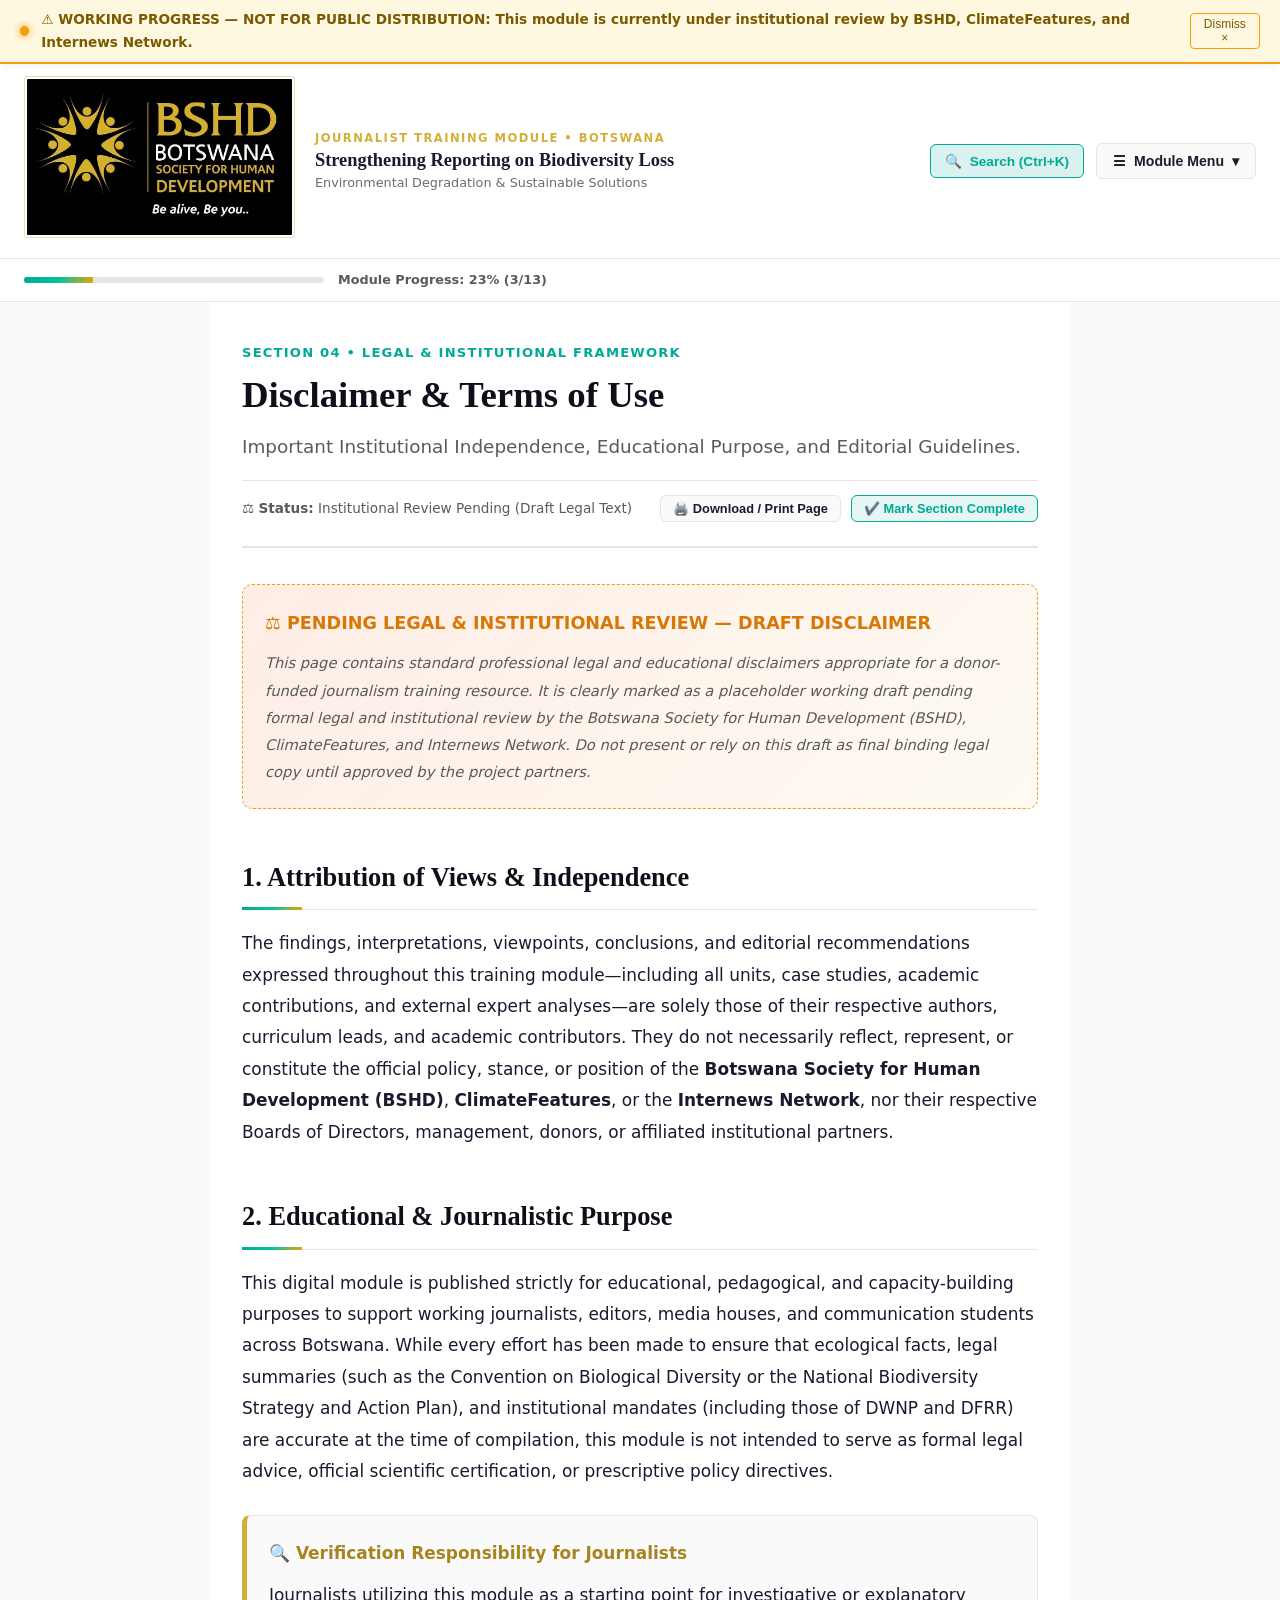
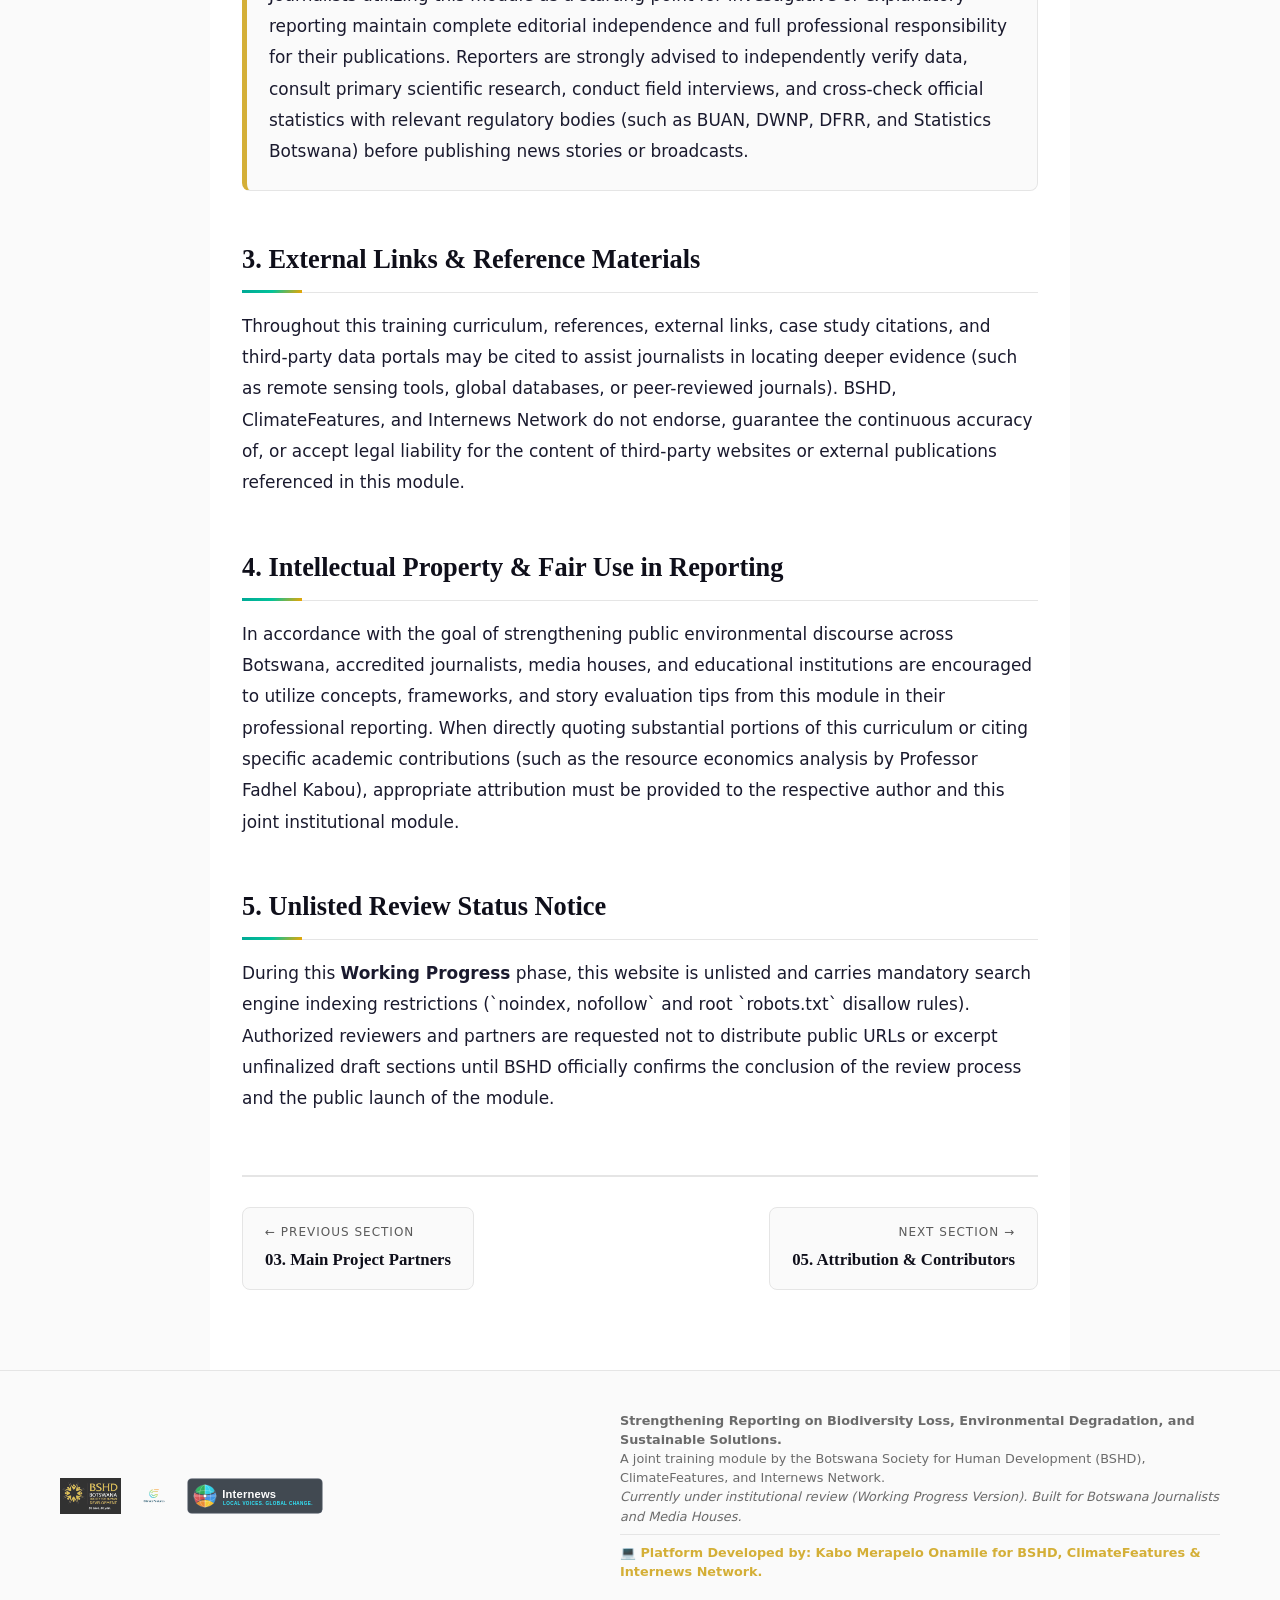
<file: disclaimer.html>
<!DOCTYPE html>
<html lang="en">
<head>
  <meta charset="UTF-8">
  <meta name="viewport" content="width=device-width, initial-scale=1.0">
  <meta name="robots" content="noindex, nofollow">
  <title>Disclaimer & Legal Notice | BSHD x ClimateFeatures Module</title>
  <link rel="icon" type="image/svg+xml" href="./assets/images/favicon.svg">
  <link rel="stylesheet" href="./assets/css/style.css">
<style>
/* Essential inline fallback so layout and collapsible menus never break before style.css loads */
body { font-family: system-ui, -apple-system, sans-serif; background: #FAFAFA; color: #1A1A2E; margin: 0; padding: 0; }
.gnav-panel { display: none; }
.gnav-menu.open .gnav-panel { display: block !important; }
.gnav-sub-list { display: none; }
.gnav-parent.open .gnav-sub-list { display: block !important; }
#wp-banner { background: #FFF8E1; color: #7A5A00; padding: 8px 20px; border-bottom: 2px solid #F59E0B; display: flex; justify-content: space-between; align-items: center; }
</style>
</head>
<body data-page-id="disclaimer">

<div id="wp-banner">
  <div class="banner-content">
    <span class="pulse-dot"></span>
    <span>⚠️ WORKING PROGRESS — NOT FOR PUBLIC DISTRIBUTION: This module is currently under institutional review by BSHD, ClimateFeatures, and Internews Network.</span>
  </div>
  <button id="dismiss-wp-banner" class="banner-close" title="Dismiss warning for this session">Dismiss ×</button>
</div>

<header class="site-header">
  <div class="header-brand">
    <div class="header-logos">
      <a href="index.html" title="Botswana Society for Human Development">
        <img src="./assets/images/bshd-logo.jpg" alt="BSHD Logo" class="header-logo-bshd">
      </a>
    </div>
    <div class="header-title-box">
      <span class="module-tag">Journalist Training Module • Botswana</span>
      <h1>Strengthening Reporting on Biodiversity Loss</h1>
      <span class="header-subtitle">Environmental Degradation & Sustainable Solutions</span>
    </div>
  </div>

  <div class="header-actions">
    <button id="search-trigger-btn" class="btn-header btn-search">
      🔍 <span>Search (Ctrl+K)</span>
    </button>

    <div class="gnav-menu" id="gnav-menu">
      <button class="gnav-trigger" id="gnav-trigger" aria-haspopup="true" aria-expanded="false">
        ☰ <span>Module Menu</span> ▾
      </button>
      <div class="gnav-panel">
        <a href="index.html" class="gnav-link">🏠 Home</a>

        <span class="gnav-group-label">Course Platform & Overview</span>
        <a href="overview.html" class="gnav-link">Course Dashboard</a>
        <a href="foreword.html" class="gnav-link">Foreword</a>
        <a href="partners.html" class="gnav-link">Main Project Partners</a>
        <a href="disclaimer.html" class="gnav-link">Disclaimer</a>
        <a href="attribution.html" class="gnav-link">Attribution</a>
        <a href="glossary.html" class="gnav-link">Glossary of Terms</a>

        <hr>
        <span class="gnav-group-label">Curriculum Units 1–5</span>

        <div class="gnav-parent">
          <div class="gnav-parent-row">
            <a href="unit1.html" class="gnav-link">Unit 1: Global Biodiversity</a>
            <button class="gnav-parent-toggle" aria-label="Toggle Unit 1 subsections">▾</button>
          </div>
          <div class="gnav-sub-list">
            <a href="unit1.html#1-1" class="gnav-sub-link">1.1 Global Biodiversity Status</a>
            <a href="unit1.html#1-2" class="gnav-sub-link">1.2 Agreements & Frameworks</a>
          </div>
        </div>

        <div class="gnav-parent">
          <div class="gnav-parent-row">
            <a href="unit2.html" class="gnav-link">Unit 2: Botswana Issues</a>
            <button class="gnav-parent-toggle" aria-label="Toggle Unit 2 subsections">▾</button>
          </div>
          <div class="gnav-sub-list">
            <a href="unit2.html#2-1" class="gnav-sub-link">2.1 Key Biodiversity Areas & Risks</a>
            <a href="unit2.html#2-2" class="gnav-sub-link">2.2 Domestication of Instruments</a>
            <a href="unit2.html#2-3" class="gnav-sub-link">2.3 BUAN Ecosystem Assessment</a>
            <a href="unit2.html#2-4" class="gnav-sub-link">2.4 Dept. Wildlife & National Parks</a>
            <a href="unit2.html#2-5" class="gnav-sub-link">2.5 Dept. Forestry & Range Resources</a>
          </div>
        </div>

        <a href="unit3.html" class="gnav-link">Unit 3: Climate & SD Nexus</a>

        <div class="gnav-parent">
          <div class="gnav-parent-row">
            <a href="unit4.html" class="gnav-link">Unit 4: Reporting Practice</a>
            <button class="gnav-parent-toggle" aria-label="Toggle Unit 4 subsections">▾</button>
          </div>
          <div class="gnav-sub-list">
            <a href="unit4.html#4-1" class="gnav-sub-link">4.1 Tips for Finding Story Ideas</a>
            <a href="unit4.html#4-2" class="gnav-sub-link">4.2 Evidence-Driven Reporting</a>
            <a href="unit4.html#4-3" class="gnav-sub-link">4.3 Rights-Based Lens</a>
            <a href="unit4.html#4-4" class="gnav-sub-link">4.4 Finance & Business Approach</a>
            <a href="unit4.html#4-5" class="gnav-sub-link">4.5 Follow the Money (Investigative)</a>
            <a href="unit4.html#4-6" class="gnav-sub-link">4.6 Solutions Journalism Framework</a>
            <a href="unit4.html#4-7" class="gnav-sub-link">4.7 Resource-Driven Economy (Prof Kabou)</a>
            <a href="unit4.html#4-8" class="gnav-sub-link">4.8 Journalism Ethics</a>
            <a href="unit4.html#4-9" class="gnav-sub-link">4.9 AI in Biodiversity Reporting</a>
          </div>
        </div>

        <a href="unit5.html" class="gnav-link">Unit 5: The Story Clinic</a>

        <hr>
        <a href="closing-reflection.html" class="gnav-link">Closing Reflection</a>
        <a href="project-partners.html" class="gnav-link">Closing Partners & Credits</a>

        <hr>
        <div class="gnav-parent">
          <div class="gnav-parent-row">
            <span class="gnav-link gnav-static">⚙️ Settings</span>
            <button class="gnav-parent-toggle" aria-label="Toggle Settings">▾</button>
          </div>
          <div class="gnav-sub-list">
            <button id="theme-toggle-btn" class="gnav-sub-link gnav-sub-btn" title="Toggle Reading Canvas Theme">🌙 <span style="font-size:0.85rem">Dark Canvas</span></button>
            <a href="print-module.html" class="gnav-sub-link">🖨️ Print Full Module</a>
            <button id="reset-progress-btn" class="gnav-sub-link gnav-sub-btn" title="Clear locally stored progress checks">↻ Reset Progress</button>
            <button class="gnav-sub-link gnav-sub-btn settings-trigger-btn" title="Open Module Settings & UI Control">⚙️ More Preferences…</button>
          </div>
        </div>
      </div>
    </div>
  </div>
</header>

<div class="reading-progress-bar" title="Module Reading Progress Tracker">
  <div class="reading-progress-track">
    <div id="header-progress-fill" class="reading-progress-fill"></div>
  </div>
  <span id="header-progress-text" class="reading-progress-text">Module Progress: 0%</span>
</div>

<div class="module-container">
  <main class="main-content">
    <div class="article-header">
      <span class="article-breadcrumb">Section 04 • Legal & Institutional Framework</span>
      <h1 class="article-title">Disclaimer & Terms of Use</h1>
      <p class="article-subtitle">Important Institutional Independence, Educational Purpose, and Editorial Guidelines.</p>
      
      <div class="article-meta-bar">
        <div class="meta-item">
          <span>⚖️ <strong>Status:</strong> Institutional Review Pending (Draft Legal Text)</span>
        </div>
        <div class="meta-actions">
          <button onclick="window.print()" class="btn-meta">🖨️ Download / Print Page</button>
          <button id="mark-complete-btn" class="btn-meta btn-mark-read">✔️ Mark Section Complete</button>
        </div>
      </div>
    </div>

    <div class="article-body">
      <!-- Clearly Marked Legal Draft Box -->
      <div style="background: linear-gradient(135deg, rgba(230, 81, 0, 0.1) 0%, rgba(240, 165, 0, 0.05) 100%); border: 1px dashed var(--warning-border); border-radius: 10px; padding: 22px; margin-bottom: 32px;">
        <h4 style="color: #D97706; margin-top:0; display:flex; align-items:center; gap:8px;">
          <span>⚖️ PENDING LEGAL & INSTITUTIONAL REVIEW — DRAFT DISCLAIMER</span>
        </h4>
        <p style="margin-bottom: 0; font-size: 0.92rem; color: var(--text-muted);">
          <em>This page contains standard professional legal and educational disclaimers appropriate for a donor-funded journalism training resource. It is clearly marked as a placeholder working draft pending formal legal and institutional review by the Botswana Society for Human Development (BSHD), ClimateFeatures, and Internews Network. Do not present or rely on this draft as final binding legal copy until approved by the project partners.</em>
        </p>
      </div>

      <h2>1. Attribution of Views & Independence</h2>
      <p>
        The findings, interpretations, viewpoints, conclusions, and editorial recommendations expressed throughout this training module—including all units, case studies, academic contributions, and external expert analyses—are solely those of their respective authors, curriculum leads, and academic contributors. They do not necessarily reflect, represent, or constitute the official policy, stance, or position of the <strong>Botswana Society for Human Development (BSHD)</strong>, <strong>ClimateFeatures</strong>, or the <strong>Internews Network</strong>, nor their respective Boards of Directors, management, donors, or affiliated institutional partners.
      </p>

      <h2>2. Educational & Journalistic Purpose</h2>
      <p>
        This digital module is published strictly for educational, pedagogical, and capacity-building purposes to support working journalists, editors, media houses, and communication students across Botswana. While every effort has been made to ensure that ecological facts, legal summaries (such as the Convention on Biological Diversity or the National Biodiversity Strategy and Action Plan), and institutional mandates (including those of DWNP and DFRR) are accurate at the time of compilation, this module is not intended to serve as formal legal advice, official scientific certification, or prescriptive policy directives.
      </p>

      <div class="takeaway-box">
        <div class="takeaway-title">🔍 Verification Responsibility for Journalists</div>
        <p style="margin: 0;">
          Journalists utilizing this module as a starting point for investigative or explanatory reporting maintain complete editorial independence and full professional responsibility for their publications. Reporters are strongly advised to independently verify data, consult primary scientific research, conduct field interviews, and cross-check official statistics with relevant regulatory bodies (such as BUAN, DWNP, DFRR, and Statistics Botswana) before publishing news stories or broadcasts.
        </p>
      </div>

      <h2>3. External Links & Reference Materials</h2>
      <p>
        Throughout this training curriculum, references, external links, case study citations, and third-party data portals may be cited to assist journalists in locating deeper evidence (such as remote sensing tools, global databases, or peer-reviewed journals). BSHD, ClimateFeatures, and Internews Network do not endorse, guarantee the continuous accuracy of, or accept legal liability for the content of third-party websites or external publications referenced in this module.
      </p>

      <h2>4. Intellectual Property & Fair Use in Reporting</h2>
      <p>
        In accordance with the goal of strengthening public environmental discourse across Botswana, accredited journalists, media houses, and educational institutions are encouraged to utilize concepts, frameworks, and story evaluation tips from this module in their professional reporting. When directly quoting substantial portions of this curriculum or citing specific academic contributions (such as the resource economics analysis by Professor Fadhel Kabou), appropriate attribution must be provided to the respective author and this joint institutional module.
      </p>

      <h2>5. Unlisted Review Status Notice</h2>
      <p>
        During this <strong>Working Progress</strong> phase, this website is unlisted and carries mandatory search engine indexing restrictions (`noindex, nofollow` and root `robots.txt` disallow rules). Authorized reviewers and partners are requested not to distribute public URLs or excerpt unfinalized draft sections until BSHD officially confirms the conclusion of the review process and the public launch of the module.
      </p>
    </div>

    <!-- Page Pagination -->
    <nav class="page-pagination">
      <a href="partners.html" class="pagination-link prev">
        <span class="pagination-label">← Previous Section</span>
        <span class="pagination-title">03. Main Project Partners</span>
      </a>
      <a href="attribution.html" class="pagination-link next">
        <span class="pagination-label">Next Section →</span>
        <span class="pagination-title">05. Attribution & Contributors</span>
      </a>
    </nav>
  </main>
</div>

<!-- Search Modal -->
<div id="search-modal-overlay" class="search-modal-overlay">
  <div class="search-modal">
    <div class="search-modal-header">
      <span style="font-size: 1.3rem;">🔍</span>
      <input type="text" id="search-input" placeholder="Search topics, terms, institutions (e.g., Okavango, DWNP, Prof Kabou)..." autocomplete="off">
      <button id="btn-close-search" class="btn-close-modal" aria-label="Close Search">×</button>
    </div>
    <div id="search-results-list" class="search-results-list"></div>
  </div>
</div>

<!-- Settings & UI Control Modal Overlay -->
<div id="settings-modal-overlay" class="settings-modal-overlay">
  <div class="settings-modal">
    <div class="settings-modal-header">
      <h3>⚙️ Module Preferences & Accessibility Settings</h3>
      <button id="btn-close-settings" class="btn-close-modal" aria-label="Close Settings">×</button>
    </div>
    <div class="settings-modal-body">
      <div class="settings-group">
        <span class="settings-group-title">🎨 Reading Canvas Theme</span>
        <div class="settings-options-grid">
          <button class="settings-btn active" data-setting="theme" data-value="light">☀️ Light Editorial</button>
          <button class="settings-btn" data-setting="theme" data-value="dark">🌙 Dark Institutional</button>
          <button class="settings-btn" data-setting="theme" data-value="sepia">📜 Sepia (Warm Field Mode)</button>
        </div>
      </div>
      <div class="settings-group">
        <span class="settings-group-title">🔤 Text Scaling & Font Size</span>
        <div class="settings-options-grid">
          <button class="settings-btn" data-setting="fontSize" data-value="sm">A- Small (90%)</button>
          <button class="settings-btn active" data-setting="fontSize" data-value="md">A Standard (100%)</button>
          <button class="settings-btn" data-setting="fontSize" data-value="lg">A+ Large (115%)</button>
          <button class="settings-btn" data-setting="fontSize" data-value="xl">A++ Extra Large (130%)</button>
        </div>
      </div>
      <div class="settings-group">
        <span class="settings-group-title">🖋️ Typography & Legibility</span>
        <div class="settings-options-grid">
          <button class="settings-btn active" data-setting="fontStyle" data-value="serif">Editorial Serif</button>
          <button class="settings-btn" data-setting="fontStyle" data-value="sans">Modern Sans-Serif</button>
          <button class="settings-btn" data-setting="fontStyle" data-value="dyslexic">Wide Spacing (High Legibility)</button>
        </div>
      </div>
      <div class="settings-group">
        <span class="settings-group-title">📶 Field & Bandwidth Optimizations</span>
        <div class="settings-row-toggle">
          <div>
            <div class="settings-toggle-label">Low-Bandwidth / Data Saver Mode</div>
            <div class="settings-toggle-sub">Disables animations and background effects for slow rural 3G/4G field connections across Botswana.</div>
          </div>
          <input type="checkbox" id="toggle-data-saver" style="width:20px; height:20px; cursor:pointer;">
        </div>
      </div>
      <div class="settings-group" style="border:none; padding-top:10px;">
        <button id="export-settings-btn" class="settings-btn" style="background:var(--cf-teal); color:#fff; border:none; width:100%; justify-content:center; padding:10px;">
          📥 Backup Reading Progress & Preferences (JSON)
        </button>
      </div>
    </div>
  </div>
</div>

<footer class="site-footer">
  <div class="footer-content">
    <div class="footer-logos">
      <img src="./assets/images/bshd-logo.jpg" alt="BSHD Logo">
      <img src="./assets/images/cf-logo.png" alt="ClimateFeatures Logo">
      <img src="./assets/images/internews-logo.svg" alt="Internews Network Logo">
    </div>
    <div class="footer-disclaimer">
      <strong>Strengthening Reporting on Biodiversity Loss, Environmental Degradation, and Sustainable Solutions.</strong><br>
      A joint training module by the Botswana Society for Human Development (BSHD), ClimateFeatures, and Internews Network.<br>
      <em>Currently under institutional review (Working Progress Version). Built for Botswana Journalists and Media Houses.</em><br><span style="display:inline-block; margin-top:8px; padding-top:8px; border-top:1px solid var(--canvas-border); color:#D4AF37; font-weight:600;">💻 Platform Developed by: Kabo Merapelo Onamile for BSHD, ClimateFeatures & Internews Network.</span>
    </div>
  </div>
</footer>

<script src="./assets/js/search-data.js"></script>
<script src="./assets/js/app.js"></script>
</body>
</html>
</file>
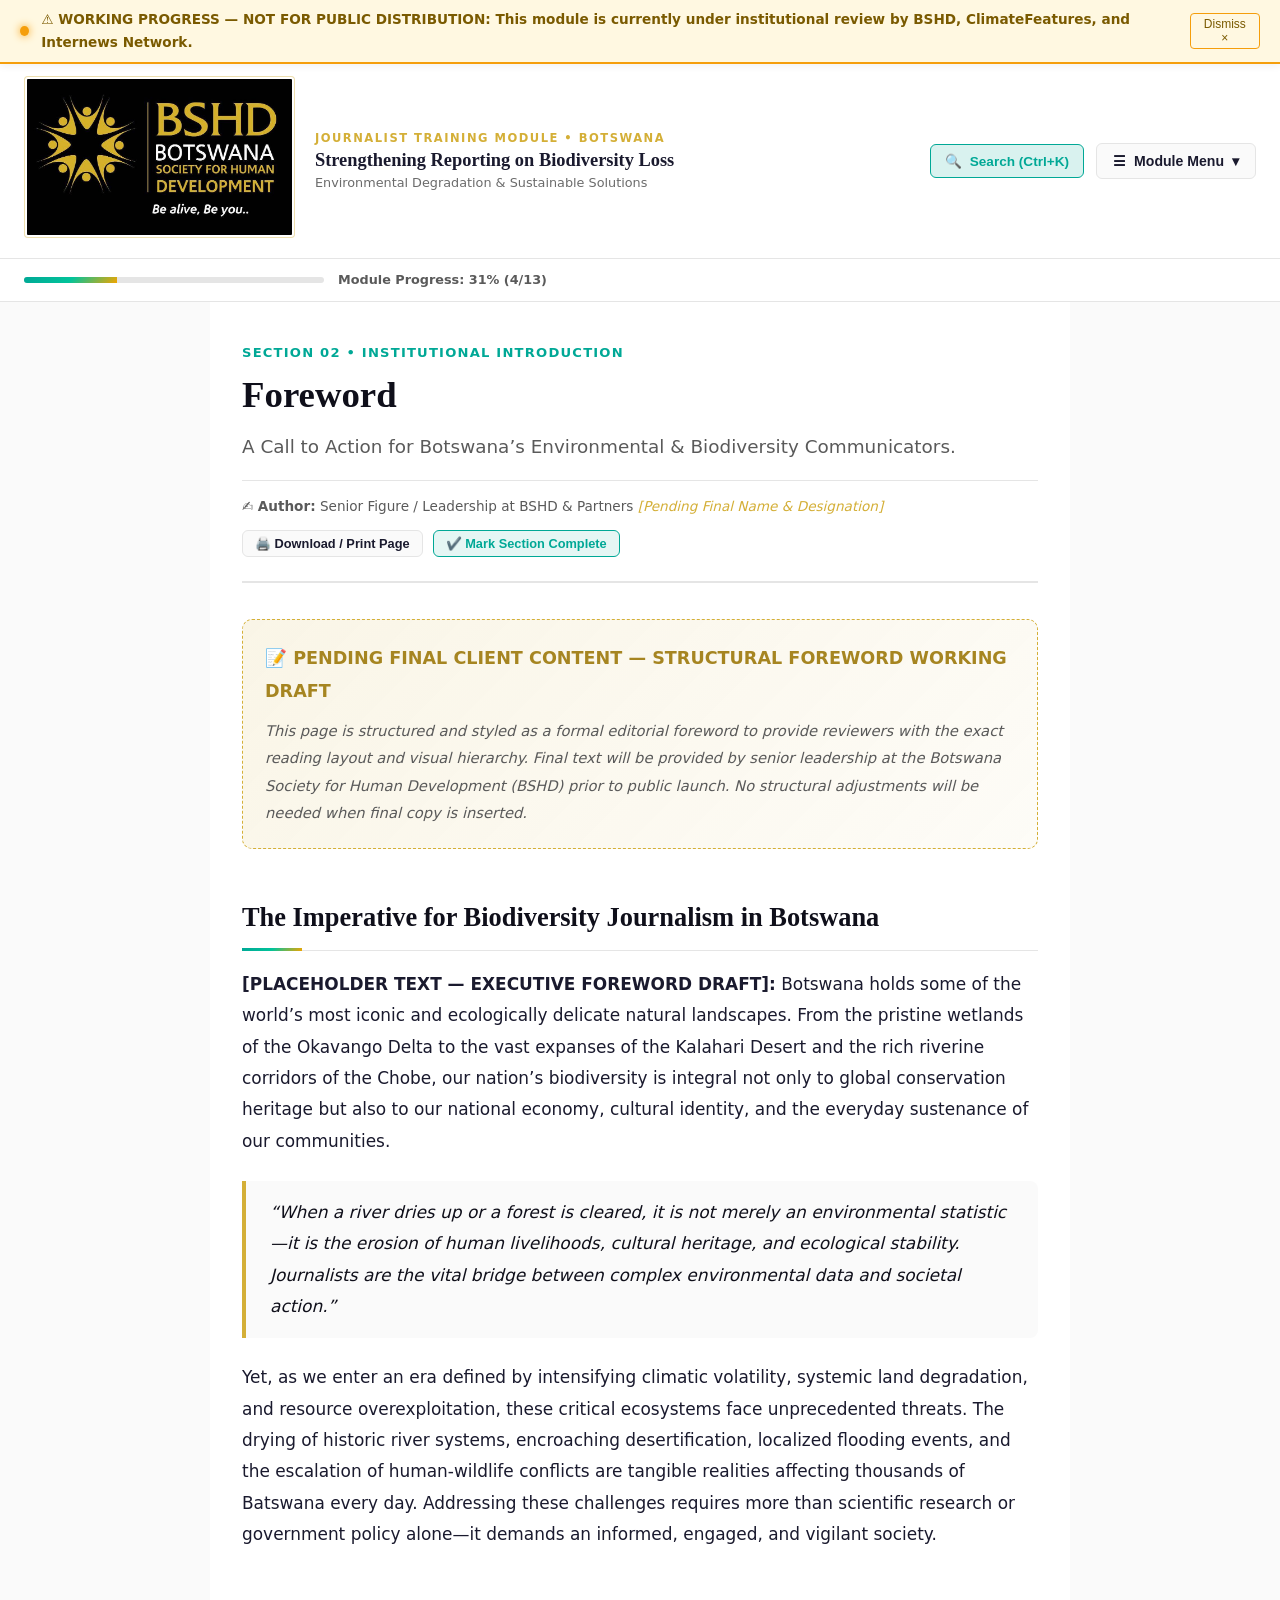
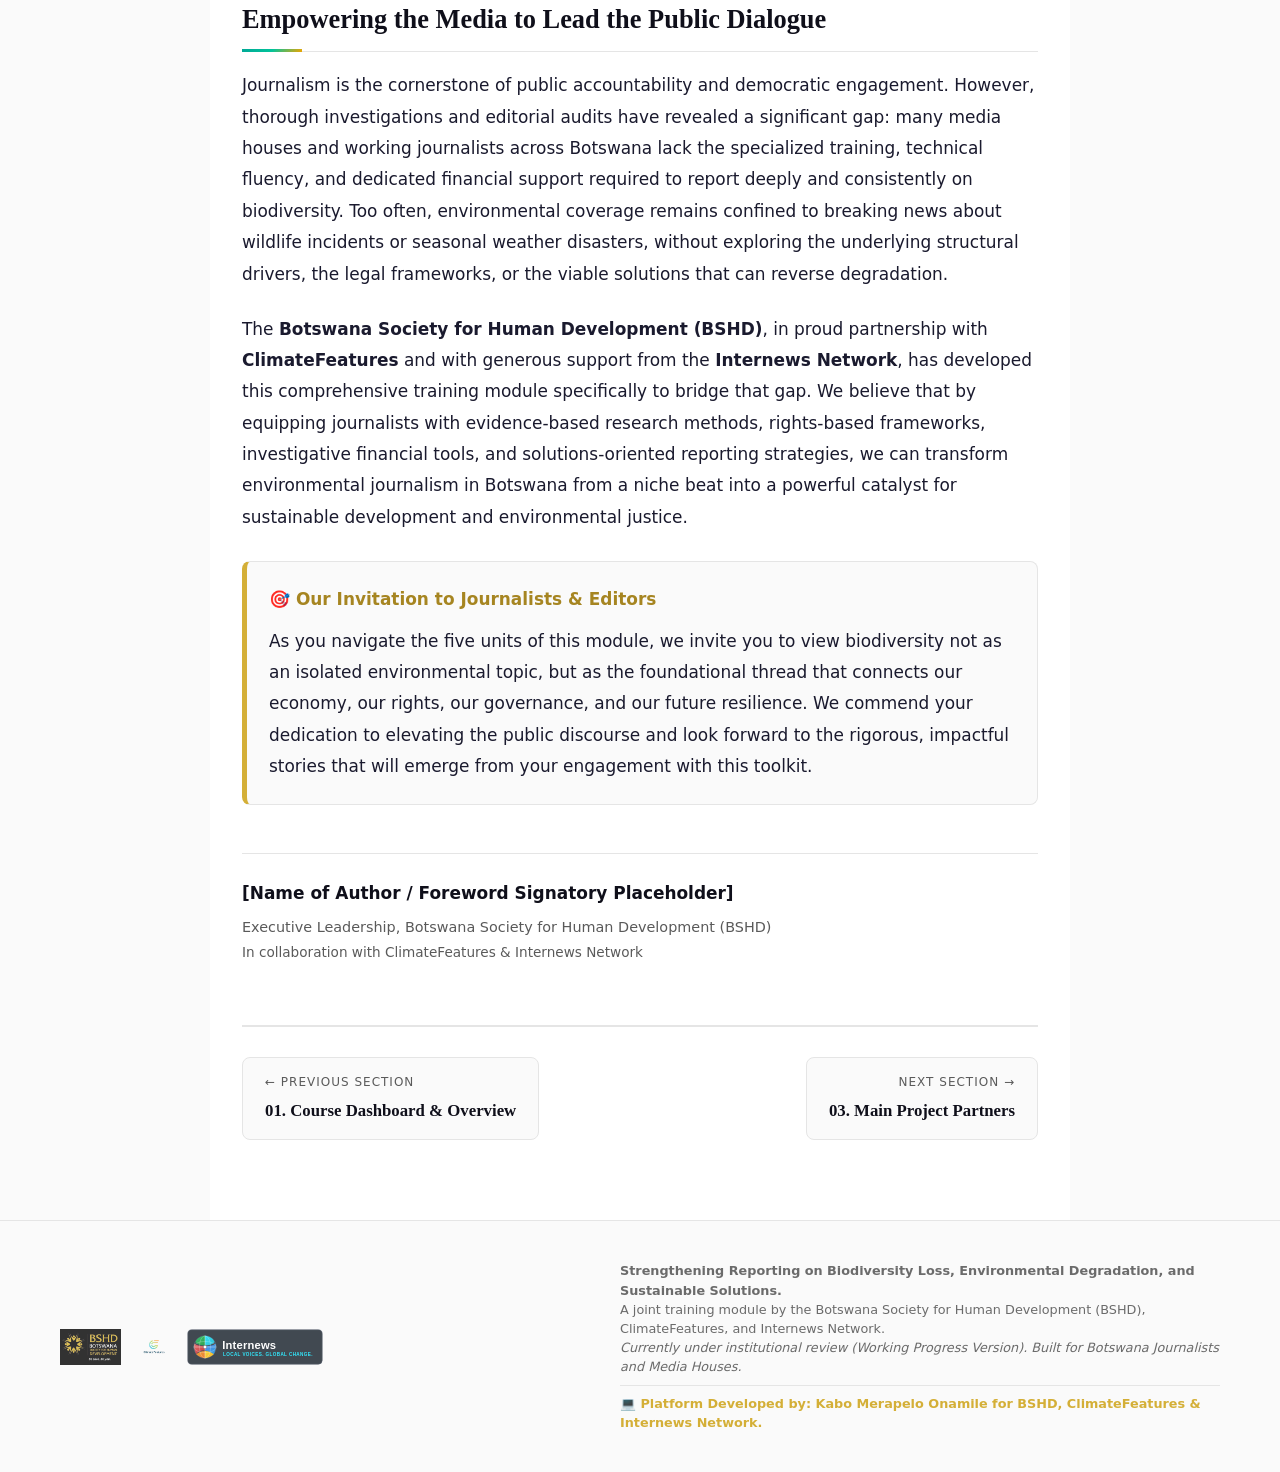
<file: foreword.html>
<!DOCTYPE html>
<html lang="en">
<head>
  <meta charset="UTF-8">
  <meta name="viewport" content="width=device-width, initial-scale=1.0">
  <meta name="robots" content="noindex, nofollow">
  <title>Foreword | BSHD x ClimateFeatures Biodiversity Reporting Module</title>
  <link rel="icon" type="image/svg+xml" href="./assets/images/favicon.svg">
  <link rel="stylesheet" href="./assets/css/style.css">
<style>
/* Essential inline fallback so layout and collapsible menus never break before style.css loads */
body { font-family: system-ui, -apple-system, sans-serif; background: #FAFAFA; color: #1A1A2E; margin: 0; padding: 0; }
.gnav-panel { display: none; }
.gnav-menu.open .gnav-panel { display: block !important; }
.gnav-sub-list { display: none; }
.gnav-parent.open .gnav-sub-list { display: block !important; }
#wp-banner { background: #FFF8E1; color: #7A5A00; padding: 8px 20px; border-bottom: 2px solid #F59E0B; display: flex; justify-content: space-between; align-items: center; }
</style>
</head>
<body data-page-id="foreword">

<div id="wp-banner">
  <div class="banner-content">
    <span class="pulse-dot"></span>
    <span>⚠️ WORKING PROGRESS — NOT FOR PUBLIC DISTRIBUTION: This module is currently under institutional review by BSHD, ClimateFeatures, and Internews Network.</span>
  </div>
  <button id="dismiss-wp-banner" class="banner-close" title="Dismiss warning for this session">Dismiss ×</button>
</div>

<header class="site-header">
  <div class="header-brand">
    <div class="header-logos">
      <a href="index.html" title="Botswana Society for Human Development">
        <img src="./assets/images/bshd-logo.jpg" alt="BSHD Logo" class="header-logo-bshd">
      </a>
    </div>
    <div class="header-title-box">
      <span class="module-tag">Journalist Training Module • Botswana</span>
      <h1>Strengthening Reporting on Biodiversity Loss</h1>
      <span class="header-subtitle">Environmental Degradation & Sustainable Solutions</span>
    </div>
  </div>

  <div class="header-actions">
    <button id="search-trigger-btn" class="btn-header btn-search">
      🔍 <span>Search (Ctrl+K)</span>
    </button>

    <div class="gnav-menu" id="gnav-menu">
      <button class="gnav-trigger" id="gnav-trigger" aria-haspopup="true" aria-expanded="false">
        ☰ <span>Module Menu</span> ▾
      </button>
      <div class="gnav-panel">
        <a href="index.html" class="gnav-link">🏠 Home</a>

        <span class="gnav-group-label">Course Platform & Overview</span>
        <a href="overview.html" class="gnav-link">Course Dashboard</a>
        <a href="foreword.html" class="gnav-link">Foreword</a>
        <a href="partners.html" class="gnav-link">Main Project Partners</a>
        <a href="disclaimer.html" class="gnav-link">Disclaimer</a>
        <a href="attribution.html" class="gnav-link">Attribution</a>
        <a href="glossary.html" class="gnav-link">Glossary of Terms</a>

        <hr>
        <span class="gnav-group-label">Curriculum Units 1–5</span>

        <div class="gnav-parent">
          <div class="gnav-parent-row">
            <a href="unit1.html" class="gnav-link">Unit 1: Global Biodiversity</a>
            <button class="gnav-parent-toggle" aria-label="Toggle Unit 1 subsections">▾</button>
          </div>
          <div class="gnav-sub-list">
            <a href="unit1.html#1-1" class="gnav-sub-link">1.1 Global Biodiversity Status</a>
            <a href="unit1.html#1-2" class="gnav-sub-link">1.2 Agreements & Frameworks</a>
          </div>
        </div>

        <div class="gnav-parent">
          <div class="gnav-parent-row">
            <a href="unit2.html" class="gnav-link">Unit 2: Botswana Issues</a>
            <button class="gnav-parent-toggle" aria-label="Toggle Unit 2 subsections">▾</button>
          </div>
          <div class="gnav-sub-list">
            <a href="unit2.html#2-1" class="gnav-sub-link">2.1 Key Biodiversity Areas & Risks</a>
            <a href="unit2.html#2-2" class="gnav-sub-link">2.2 Domestication of Instruments</a>
            <a href="unit2.html#2-3" class="gnav-sub-link">2.3 BUAN Ecosystem Assessment</a>
            <a href="unit2.html#2-4" class="gnav-sub-link">2.4 Dept. Wildlife & National Parks</a>
            <a href="unit2.html#2-5" class="gnav-sub-link">2.5 Dept. Forestry & Range Resources</a>
          </div>
        </div>

        <a href="unit3.html" class="gnav-link">Unit 3: Climate & SD Nexus</a>

        <div class="gnav-parent">
          <div class="gnav-parent-row">
            <a href="unit4.html" class="gnav-link">Unit 4: Reporting Practice</a>
            <button class="gnav-parent-toggle" aria-label="Toggle Unit 4 subsections">▾</button>
          </div>
          <div class="gnav-sub-list">
            <a href="unit4.html#4-1" class="gnav-sub-link">4.1 Tips for Finding Story Ideas</a>
            <a href="unit4.html#4-2" class="gnav-sub-link">4.2 Evidence-Driven Reporting</a>
            <a href="unit4.html#4-3" class="gnav-sub-link">4.3 Rights-Based Lens</a>
            <a href="unit4.html#4-4" class="gnav-sub-link">4.4 Finance & Business Approach</a>
            <a href="unit4.html#4-5" class="gnav-sub-link">4.5 Follow the Money (Investigative)</a>
            <a href="unit4.html#4-6" class="gnav-sub-link">4.6 Solutions Journalism Framework</a>
            <a href="unit4.html#4-7" class="gnav-sub-link">4.7 Resource-Driven Economy (Prof Kabou)</a>
            <a href="unit4.html#4-8" class="gnav-sub-link">4.8 Journalism Ethics</a>
            <a href="unit4.html#4-9" class="gnav-sub-link">4.9 AI in Biodiversity Reporting</a>
          </div>
        </div>

        <a href="unit5.html" class="gnav-link">Unit 5: The Story Clinic</a>

        <hr>
        <a href="closing-reflection.html" class="gnav-link">Closing Reflection</a>
        <a href="project-partners.html" class="gnav-link">Closing Partners & Credits</a>

        <hr>
        <div class="gnav-parent">
          <div class="gnav-parent-row">
            <span class="gnav-link gnav-static">⚙️ Settings</span>
            <button class="gnav-parent-toggle" aria-label="Toggle Settings">▾</button>
          </div>
          <div class="gnav-sub-list">
            <button id="theme-toggle-btn" class="gnav-sub-link gnav-sub-btn" title="Toggle Reading Canvas Theme">🌙 <span style="font-size:0.85rem">Dark Canvas</span></button>
            <a href="print-module.html" class="gnav-sub-link">🖨️ Print Full Module</a>
            <button id="reset-progress-btn" class="gnav-sub-link gnav-sub-btn" title="Clear locally stored progress checks">↻ Reset Progress</button>
            <button class="gnav-sub-link gnav-sub-btn settings-trigger-btn" title="Open Module Settings & UI Control">⚙️ More Preferences…</button>
          </div>
        </div>
      </div>
    </div>
  </div>
</header>

<div class="reading-progress-bar" title="Module Reading Progress Tracker">
  <div class="reading-progress-track">
    <div id="header-progress-fill" class="reading-progress-fill"></div>
  </div>
  <span id="header-progress-text" class="reading-progress-text">Module Progress: 0%</span>
</div>

<div class="module-container">
  <main class="main-content">
    <div class="article-header">
      <span class="article-breadcrumb">Section 02 • Institutional Introduction</span>
      <h1 class="article-title">Foreword</h1>
      <p class="article-subtitle">A Call to Action for Botswana’s Environmental & Biodiversity Communicators.</p>
      
      <div class="article-meta-bar">
        <div class="meta-item">
          <span>✍️ <strong>Author:</strong> Senior Figure / Leadership at BSHD & Partners <span style="color:var(--bshd-gold); font-style:italic;">[Pending Final Name & Designation]</span></span>
        </div>
        <div class="meta-actions">
          <button onclick="window.print()" class="btn-meta">🖨️ Download / Print Page</button>
          <button id="mark-complete-btn" class="btn-meta btn-mark-read">✔️ Mark Section Complete</button>
        </div>
      </div>
    </div>

    <div class="article-body">
      <!-- Clearly Marked Institutional Placeholder Box -->
      <div style="background: linear-gradient(135deg, rgba(212, 175, 55, 0.12) 0%, rgba(212, 175, 55, 0.04) 100%); border: 1px dashed var(--bshd-gold); border-radius: 10px; padding: 22px; margin-bottom: 32px;">
        <h4 style="color: var(--bshd-gold-dark); margin-top:0; display:flex; align-items:center; gap:8px;">
          <span>📝 PENDING FINAL CLIENT CONTENT — STRUCTURAL FOREWORD WORKING DRAFT</span>
        </h4>
        <p style="margin-bottom: 0; font-size: 0.92rem; color: var(--text-muted);">
          <em>This page is structured and styled as a formal editorial foreword to provide reviewers with the exact reading layout and visual hierarchy. Final text will be provided by senior leadership at the Botswana Society for Human Development (BSHD) prior to public launch. No structural adjustments will be needed when final copy is inserted.</em>
        </p>
      </div>

      <h2>The Imperative for Biodiversity Journalism in Botswana</h2>
      <p>
        <strong>[PLACEHOLDER TEXT — EXECUTIVE FOREWORD DRAFT]:</strong> Botswana holds some of the world’s most iconic and ecologically delicate natural landscapes. From the pristine wetlands of the Okavango Delta to the vast expanses of the Kalahari Desert and the rich riverine corridors of the Chobe, our nation’s biodiversity is integral not only to global conservation heritage but also to our national economy, cultural identity, and the everyday sustenance of our communities.
      </p>

      <blockquote>
        “When a river dries up or a forest is cleared, it is not merely an environmental statistic—it is the erosion of human livelihoods, cultural heritage, and ecological stability. Journalists are the vital bridge between complex environmental data and societal action.”
      </blockquote>

      <p>
        Yet, as we enter an era defined by intensifying climatic volatility, systemic land degradation, and resource overexploitation, these critical ecosystems face unprecedented threats. The drying of historic river systems, encroaching desertification, localized flooding events, and the escalation of human-wildlife conflicts are tangible realities affecting thousands of Batswana every day. Addressing these challenges requires more than scientific research or government policy alone—it demands an informed, engaged, and vigilant society.
      </p>

      <h2>Empowering the Media to Lead the Public Dialogue</h2>
      <p>
        Journalism is the cornerstone of public accountability and democratic engagement. However, thorough investigations and editorial audits have revealed a significant gap: many media houses and working journalists across Botswana lack the specialized training, technical fluency, and dedicated financial support required to report deeply and consistently on biodiversity. Too often, environmental coverage remains confined to breaking news about wildlife incidents or seasonal weather disasters, without exploring the underlying structural drivers, the legal frameworks, or the viable solutions that can reverse degradation.
      </p>

      <p>
        The <strong>Botswana Society for Human Development (BSHD)</strong>, in proud partnership with <strong>ClimateFeatures</strong> and with generous support from the <strong>Internews Network</strong>, has developed this comprehensive training module specifically to bridge that gap. We believe that by equipping journalists with evidence-based research methods, rights-based frameworks, investigative financial tools, and solutions-oriented reporting strategies, we can transform environmental journalism in Botswana from a niche beat into a powerful catalyst for sustainable development and environmental justice.
      </p>

      <div class="takeaway-box">
        <div class="takeaway-title">🎯 Our Invitation to Journalists & Editors</div>
        <p style="margin: 0;">
          As you navigate the five units of this module, we invite you to view biodiversity not as an isolated environmental topic, but as the foundational thread that connects our economy, our rights, our governance, and our future resilience. We commend your dedication to elevating the public discourse and look forward to the rigorous, impactful stories that will emerge from your engagement with this toolkit.
        </p>
      </div>

      <div style="margin-top: 48px; border-top: 1px solid var(--canvas-border); padding-top: 24px;">
        <p style="margin-bottom: 4px; font-weight: 700; color: var(--heading-color);">[Name of Author / Foreword Signatory Placeholder]</p>
        <p style="margin-bottom: 0; font-size: 0.9rem; color: var(--text-muted);">Executive Leadership, Botswana Society for Human Development (BSHD)</p>
        <p style="font-size: 0.85rem; color: var(--text-muted);">In collaboration with ClimateFeatures & Internews Network</p>
      </div>
    </div>

    <!-- Page Pagination -->
    <nav class="page-pagination">
      <a href="index.html" class="pagination-link prev">
        <span class="pagination-label">← Previous Section</span>
        <span class="pagination-title">01. Course Dashboard & Overview</span>
      </a>
      <a href="partners.html" class="pagination-link next">
        <span class="pagination-label">Next Section →</span>
        <span class="pagination-title">03. Main Project Partners</span>
      </a>
    </nav>
  </main>
</div>

<!-- Search Modal -->
<div id="search-modal-overlay" class="search-modal-overlay">
  <div class="search-modal">
    <div class="search-modal-header">
      <span style="font-size: 1.3rem;">🔍</span>
      <input type="text" id="search-input" placeholder="Search topics, terms, institutions (e.g., Okavango, DWNP, Prof Kabou)..." autocomplete="off">
      <button id="btn-close-search" class="btn-close-modal" aria-label="Close Search">×</button>
    </div>
    <div id="search-results-list" class="search-results-list"></div>
  </div>
</div>

<!-- Settings & UI Control Modal Overlay -->
<div id="settings-modal-overlay" class="settings-modal-overlay">
  <div class="settings-modal">
    <div class="settings-modal-header">
      <h3>⚙️ Module Preferences & Accessibility Settings</h3>
      <button id="btn-close-settings" class="btn-close-modal" aria-label="Close Settings">×</button>
    </div>
    <div class="settings-modal-body">
      <div class="settings-group">
        <span class="settings-group-title">🎨 Reading Canvas Theme</span>
        <div class="settings-options-grid">
          <button class="settings-btn active" data-setting="theme" data-value="light">☀️ Light Editorial</button>
          <button class="settings-btn" data-setting="theme" data-value="dark">🌙 Dark Institutional</button>
          <button class="settings-btn" data-setting="theme" data-value="sepia">📜 Sepia (Warm Field Mode)</button>
        </div>
      </div>
      <div class="settings-group">
        <span class="settings-group-title">🔤 Text Scaling & Font Size</span>
        <div class="settings-options-grid">
          <button class="settings-btn" data-setting="fontSize" data-value="sm">A- Small (90%)</button>
          <button class="settings-btn active" data-setting="fontSize" data-value="md">A Standard (100%)</button>
          <button class="settings-btn" data-setting="fontSize" data-value="lg">A+ Large (115%)</button>
          <button class="settings-btn" data-setting="fontSize" data-value="xl">A++ Extra Large (130%)</button>
        </div>
      </div>
      <div class="settings-group">
        <span class="settings-group-title">🖋️ Typography & Legibility</span>
        <div class="settings-options-grid">
          <button class="settings-btn active" data-setting="fontStyle" data-value="serif">Editorial Serif</button>
          <button class="settings-btn" data-setting="fontStyle" data-value="sans">Modern Sans-Serif</button>
          <button class="settings-btn" data-setting="fontStyle" data-value="dyslexic">Wide Spacing (High Legibility)</button>
        </div>
      </div>
      <div class="settings-group">
        <span class="settings-group-title">📶 Field & Bandwidth Optimizations</span>
        <div class="settings-row-toggle">
          <div>
            <div class="settings-toggle-label">Low-Bandwidth / Data Saver Mode</div>
            <div class="settings-toggle-sub">Disables animations and background effects for slow rural 3G/4G field connections across Botswana.</div>
          </div>
          <input type="checkbox" id="toggle-data-saver" style="width:20px; height:20px; cursor:pointer;">
        </div>
      </div>
      <div class="settings-group" style="border:none; padding-top:10px;">
        <button id="export-settings-btn" class="settings-btn" style="background:var(--cf-teal); color:#fff; border:none; width:100%; justify-content:center; padding:10px;">
          📥 Backup Reading Progress & Preferences (JSON)
        </button>
      </div>
    </div>
  </div>
</div>

<footer class="site-footer">
  <div class="footer-content">
    <div class="footer-logos">
      <img src="./assets/images/bshd-logo.jpg" alt="BSHD Logo">
      <img src="./assets/images/cf-logo.png" alt="ClimateFeatures Logo">
      <img src="./assets/images/internews-logo.svg" alt="Internews Network Logo">
    </div>
    <div class="footer-disclaimer">
      <strong>Strengthening Reporting on Biodiversity Loss, Environmental Degradation, and Sustainable Solutions.</strong><br>
      A joint training module by the Botswana Society for Human Development (BSHD), ClimateFeatures, and Internews Network.<br>
      <em>Currently under institutional review (Working Progress Version). Built for Botswana Journalists and Media Houses.</em><br><span style="display:inline-block; margin-top:8px; padding-top:8px; border-top:1px solid var(--canvas-border); color:#D4AF37; font-weight:600;">💻 Platform Developed by: Kabo Merapelo Onamile for BSHD, ClimateFeatures & Internews Network.</span>
    </div>
  </div>
</footer>

<script src="./assets/js/search-data.js"></script>
<script src="./assets/js/app.js"></script>
</body>
</html>
</file>
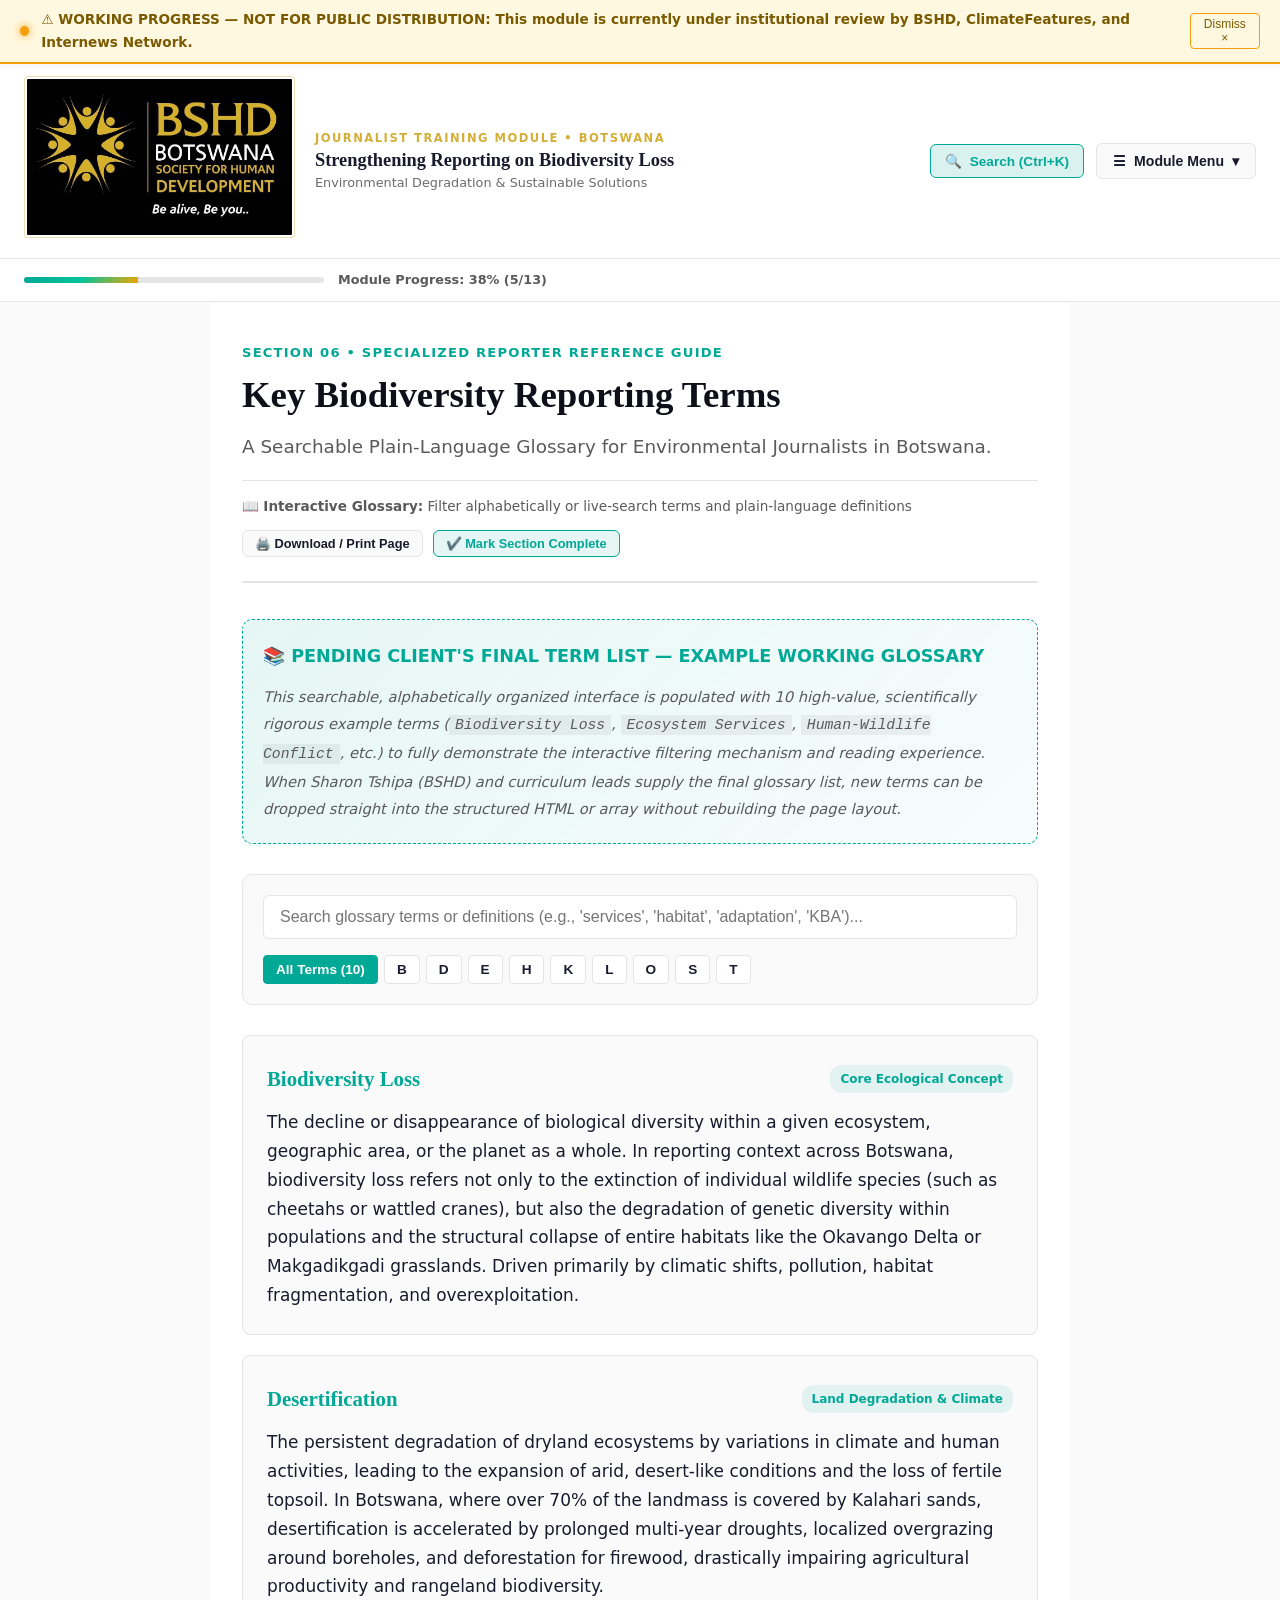
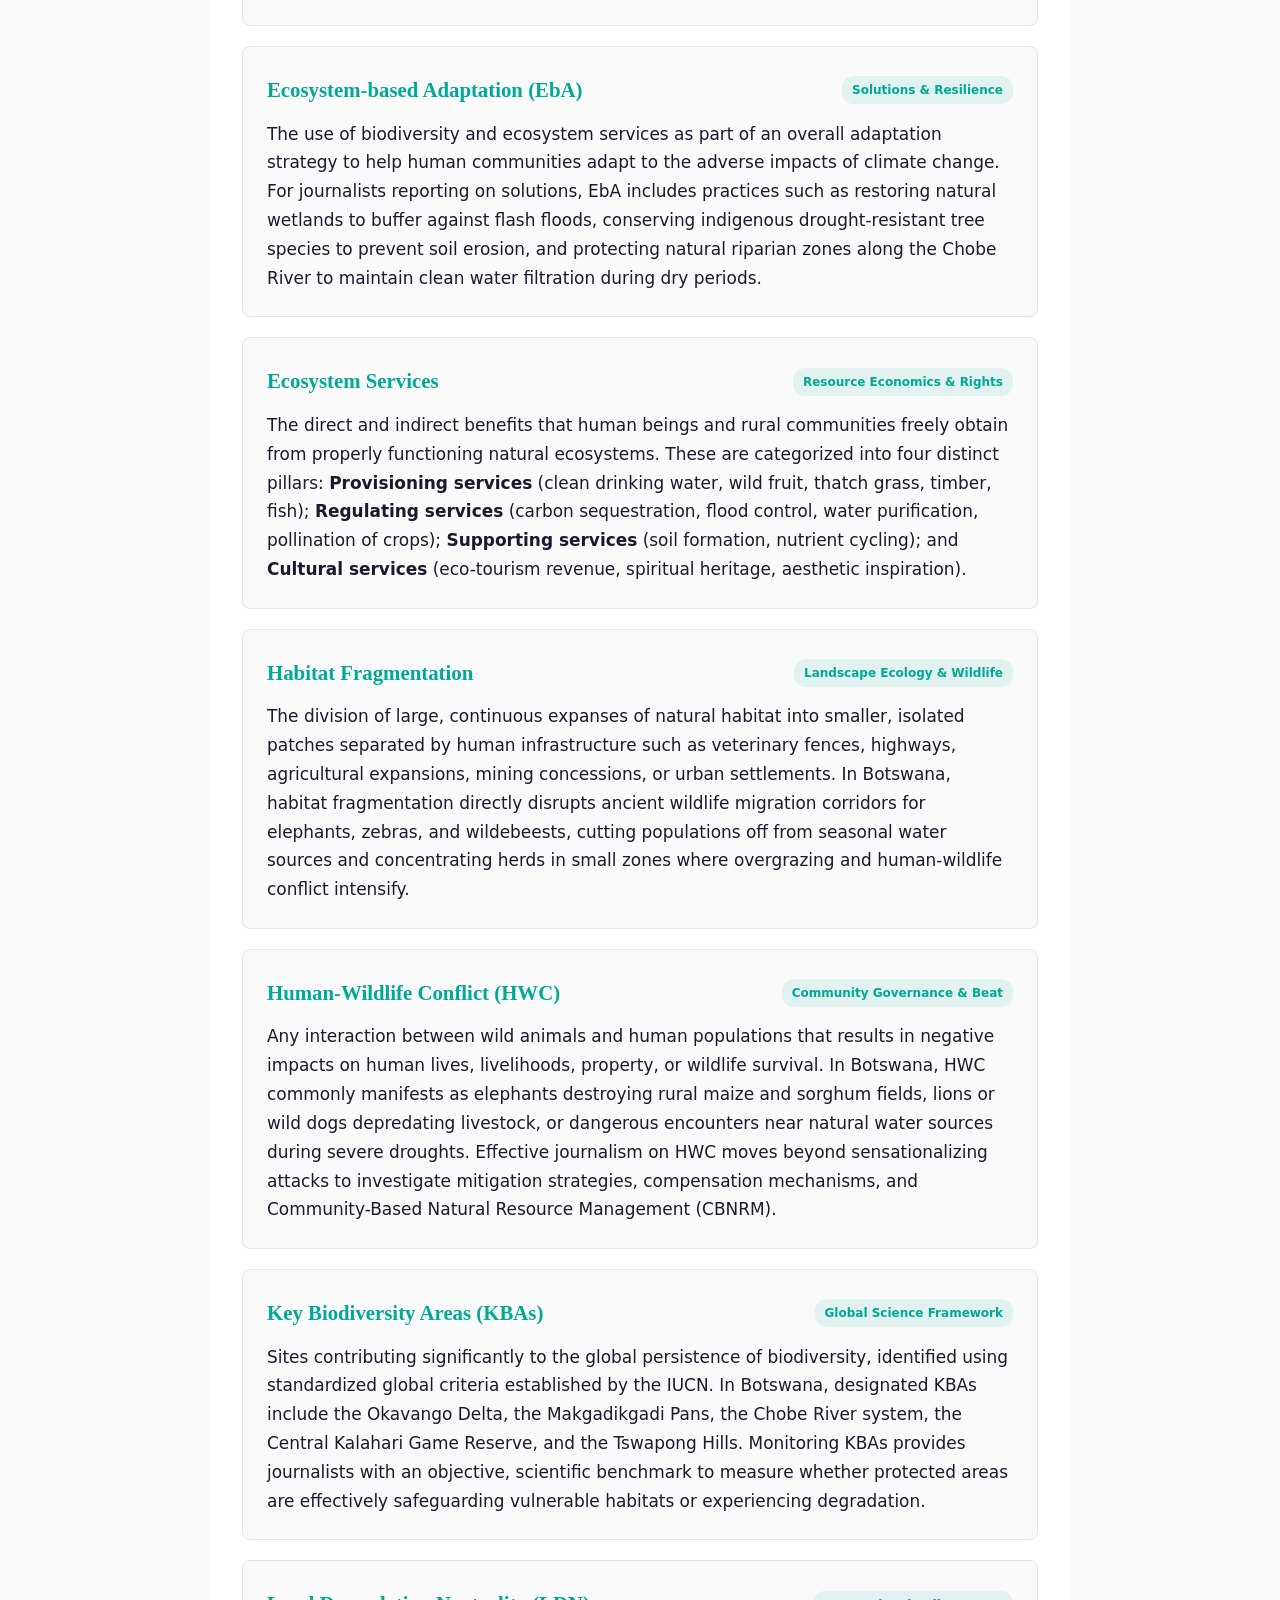
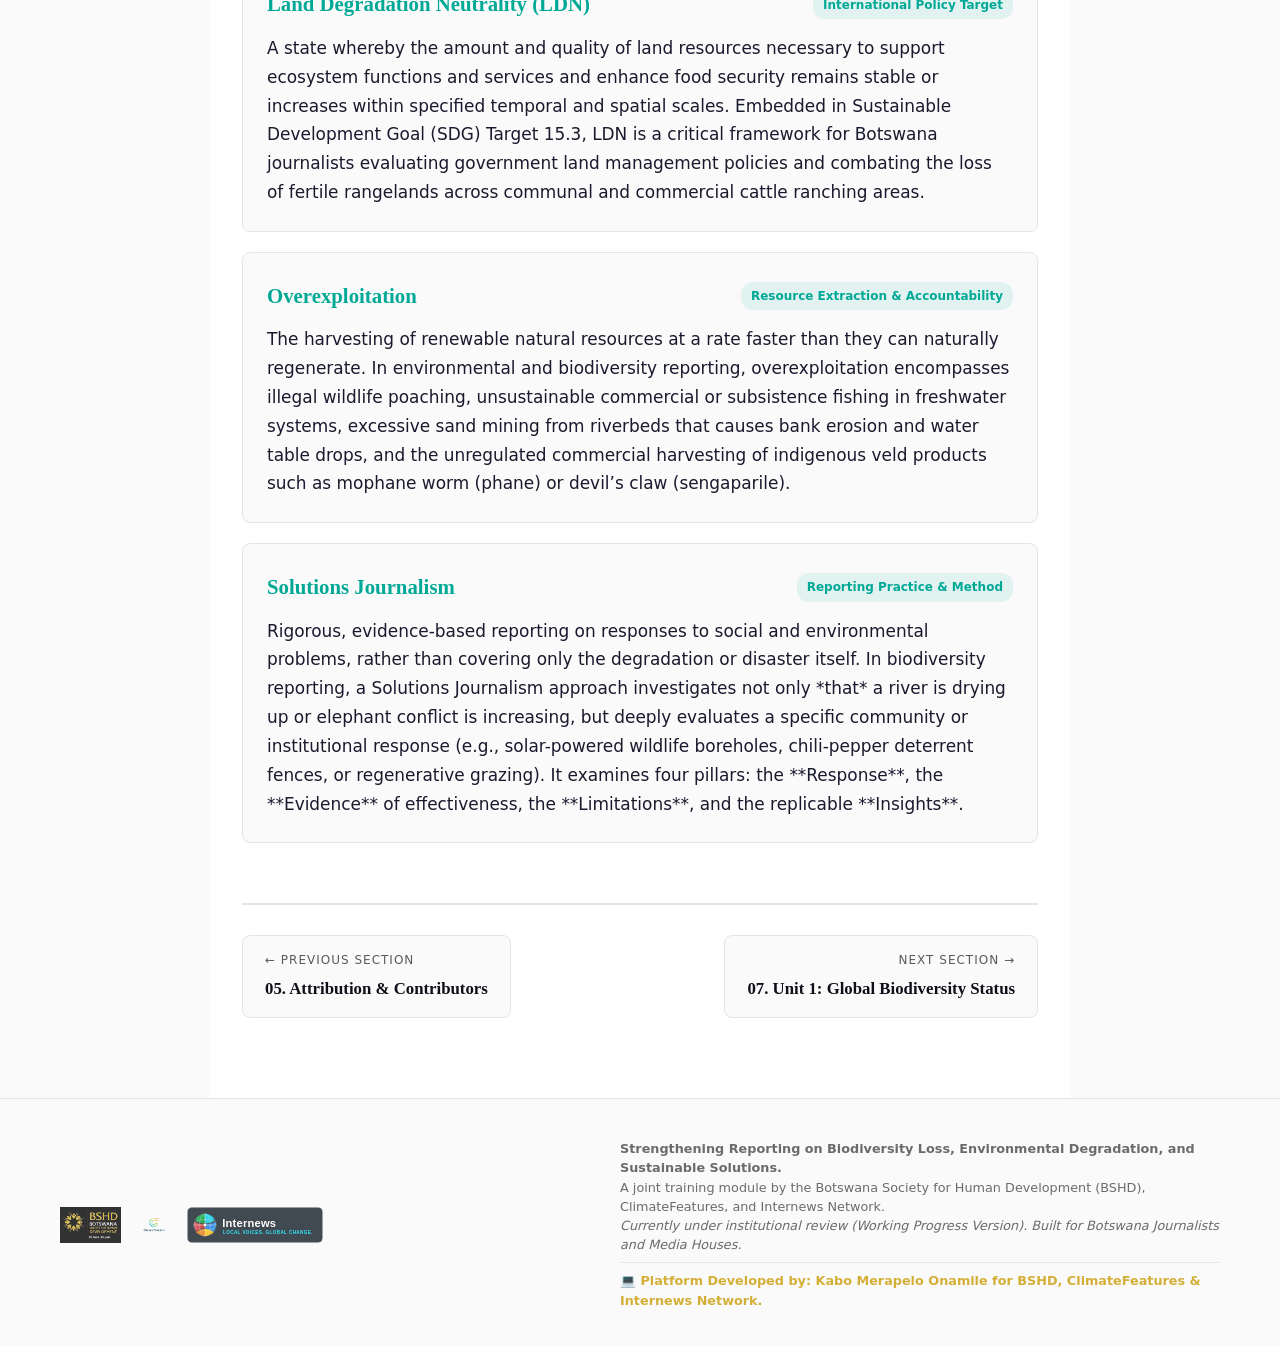
<file: glossary.html>
<!DOCTYPE html>
<html lang="en">
<head>
  <meta charset="UTF-8">
  <meta name="viewport" content="width=device-width, initial-scale=1.0">
  <meta name="robots" content="noindex, nofollow">
  <title>Key Biodiversity Reporting Terms | Glossary | BSHD x ClimateFeatures</title>
  <link rel="icon" type="image/svg+xml" href="./assets/images/favicon.svg">
  <link rel="stylesheet" href="./assets/css/style.css">
<style>
/* Essential inline fallback so layout and collapsible menus never break before style.css loads */
body { font-family: system-ui, -apple-system, sans-serif; background: #FAFAFA; color: #1A1A2E; margin: 0; padding: 0; }
.gnav-panel { display: none; }
.gnav-menu.open .gnav-panel { display: block !important; }
.gnav-sub-list { display: none; }
.gnav-parent.open .gnav-sub-list { display: block !important; }
#wp-banner { background: #FFF8E1; color: #7A5A00; padding: 8px 20px; border-bottom: 2px solid #F59E0B; display: flex; justify-content: space-between; align-items: center; }
</style>
</head>
<body data-page-id="glossary">

<div id="wp-banner">
  <div class="banner-content">
    <span class="pulse-dot"></span>
    <span>⚠️ WORKING PROGRESS — NOT FOR PUBLIC DISTRIBUTION: This module is currently under institutional review by BSHD, ClimateFeatures, and Internews Network.</span>
  </div>
  <button id="dismiss-wp-banner" class="banner-close" title="Dismiss warning for this session">Dismiss ×</button>
</div>

<header class="site-header">
  <div class="header-brand">
    <div class="header-logos">
      <a href="index.html" title="Botswana Society for Human Development">
        <img src="./assets/images/bshd-logo.jpg" alt="BSHD Logo" class="header-logo-bshd">
      </a>
    </div>
    <div class="header-title-box">
      <span class="module-tag">Journalist Training Module • Botswana</span>
      <h1>Strengthening Reporting on Biodiversity Loss</h1>
      <span class="header-subtitle">Environmental Degradation & Sustainable Solutions</span>
    </div>
  </div>

  <div class="header-actions">
    <button id="search-trigger-btn" class="btn-header btn-search">
      🔍 <span>Search (Ctrl+K)</span>
    </button>

    <div class="gnav-menu" id="gnav-menu">
      <button class="gnav-trigger" id="gnav-trigger" aria-haspopup="true" aria-expanded="false">
        ☰ <span>Module Menu</span> ▾
      </button>
      <div class="gnav-panel">
        <a href="index.html" class="gnav-link">🏠 Home</a>

        <span class="gnav-group-label">Course Platform & Overview</span>
        <a href="overview.html" class="gnav-link">Course Dashboard</a>
        <a href="foreword.html" class="gnav-link">Foreword</a>
        <a href="partners.html" class="gnav-link">Main Project Partners</a>
        <a href="disclaimer.html" class="gnav-link">Disclaimer</a>
        <a href="attribution.html" class="gnav-link">Attribution</a>
        <a href="glossary.html" class="gnav-link">Glossary of Terms</a>

        <hr>
        <span class="gnav-group-label">Curriculum Units 1–5</span>

        <div class="gnav-parent">
          <div class="gnav-parent-row">
            <a href="unit1.html" class="gnav-link">Unit 1: Global Biodiversity</a>
            <button class="gnav-parent-toggle" aria-label="Toggle Unit 1 subsections">▾</button>
          </div>
          <div class="gnav-sub-list">
            <a href="unit1.html#1-1" class="gnav-sub-link">1.1 Global Biodiversity Status</a>
            <a href="unit1.html#1-2" class="gnav-sub-link">1.2 Agreements & Frameworks</a>
          </div>
        </div>

        <div class="gnav-parent">
          <div class="gnav-parent-row">
            <a href="unit2.html" class="gnav-link">Unit 2: Botswana Issues</a>
            <button class="gnav-parent-toggle" aria-label="Toggle Unit 2 subsections">▾</button>
          </div>
          <div class="gnav-sub-list">
            <a href="unit2.html#2-1" class="gnav-sub-link">2.1 Key Biodiversity Areas & Risks</a>
            <a href="unit2.html#2-2" class="gnav-sub-link">2.2 Domestication of Instruments</a>
            <a href="unit2.html#2-3" class="gnav-sub-link">2.3 BUAN Ecosystem Assessment</a>
            <a href="unit2.html#2-4" class="gnav-sub-link">2.4 Dept. Wildlife & National Parks</a>
            <a href="unit2.html#2-5" class="gnav-sub-link">2.5 Dept. Forestry & Range Resources</a>
          </div>
        </div>

        <a href="unit3.html" class="gnav-link">Unit 3: Climate & SD Nexus</a>

        <div class="gnav-parent">
          <div class="gnav-parent-row">
            <a href="unit4.html" class="gnav-link">Unit 4: Reporting Practice</a>
            <button class="gnav-parent-toggle" aria-label="Toggle Unit 4 subsections">▾</button>
          </div>
          <div class="gnav-sub-list">
            <a href="unit4.html#4-1" class="gnav-sub-link">4.1 Tips for Finding Story Ideas</a>
            <a href="unit4.html#4-2" class="gnav-sub-link">4.2 Evidence-Driven Reporting</a>
            <a href="unit4.html#4-3" class="gnav-sub-link">4.3 Rights-Based Lens</a>
            <a href="unit4.html#4-4" class="gnav-sub-link">4.4 Finance & Business Approach</a>
            <a href="unit4.html#4-5" class="gnav-sub-link">4.5 Follow the Money (Investigative)</a>
            <a href="unit4.html#4-6" class="gnav-sub-link">4.6 Solutions Journalism Framework</a>
            <a href="unit4.html#4-7" class="gnav-sub-link">4.7 Resource-Driven Economy (Prof Kabou)</a>
            <a href="unit4.html#4-8" class="gnav-sub-link">4.8 Journalism Ethics</a>
            <a href="unit4.html#4-9" class="gnav-sub-link">4.9 AI in Biodiversity Reporting</a>
          </div>
        </div>

        <a href="unit5.html" class="gnav-link">Unit 5: The Story Clinic</a>

        <hr>
        <a href="closing-reflection.html" class="gnav-link">Closing Reflection</a>
        <a href="project-partners.html" class="gnav-link">Closing Partners & Credits</a>

        <hr>
        <div class="gnav-parent">
          <div class="gnav-parent-row">
            <span class="gnav-link gnav-static">⚙️ Settings</span>
            <button class="gnav-parent-toggle" aria-label="Toggle Settings">▾</button>
          </div>
          <div class="gnav-sub-list">
            <button id="theme-toggle-btn" class="gnav-sub-link gnav-sub-btn" title="Toggle Reading Canvas Theme">🌙 <span style="font-size:0.85rem">Dark Canvas</span></button>
            <a href="print-module.html" class="gnav-sub-link">🖨️ Print Full Module</a>
            <button id="reset-progress-btn" class="gnav-sub-link gnav-sub-btn" title="Clear locally stored progress checks">↻ Reset Progress</button>
            <button class="gnav-sub-link gnav-sub-btn settings-trigger-btn" title="Open Module Settings & UI Control">⚙️ More Preferences…</button>
          </div>
        </div>
      </div>
    </div>
  </div>
</header>

<div class="reading-progress-bar" title="Module Reading Progress Tracker">
  <div class="reading-progress-track">
    <div id="header-progress-fill" class="reading-progress-fill"></div>
  </div>
  <span id="header-progress-text" class="reading-progress-text">Module Progress: 0%</span>
</div>

<div class="module-container">
  <main class="main-content">
    <div class="article-header">
      <span class="article-breadcrumb">Section 06 • Specialized Reporter Reference Guide</span>
      <h1 class="article-title">Key Biodiversity Reporting Terms</h1>
      <p class="article-subtitle">A Searchable Plain-Language Glossary for Environmental Journalists in Botswana.</p>
      
      <div class="article-meta-bar">
        <div class="meta-item">
          <span>📖 <strong>Interactive Glossary:</strong> Filter alphabetically or live-search terms and plain-language definitions</span>
        </div>
        <div class="meta-actions">
          <button onclick="window.print()" class="btn-meta">🖨️ Download / Print Page</button>
          <button id="mark-complete-btn" class="btn-meta btn-mark-read">✔️ Mark Section Complete</button>
        </div>
      </div>
    </div>

    <div class="article-body">
      <!-- Clearly Marked Glossary Placeholder Notice -->
      <div style="background: linear-gradient(135deg, rgba(0, 168, 150, 0.1) 0%, rgba(2, 195, 154, 0.03) 100%); border: 1px dashed var(--cf-teal); border-radius: 10px; padding: 20px; margin-bottom: 30px;">
        <h4 style="color: var(--cf-teal); margin-top:0; display:flex; align-items:center; gap:8px;">
          <span>📚 PENDING CLIENT'S FINAL TERM LIST — EXAMPLE WORKING GLOSSARY</span>
        </h4>
        <p style="margin-bottom: 0; font-size: 0.92rem; color: var(--text-muted);">
          <em>This searchable, alphabetically organized interface is populated with 10 high-value, scientifically rigorous example terms (<code style="background:rgba(0,0,0,0.05); padding:2px 6px;">Biodiversity Loss</code>, <code style="background:rgba(0,0,0,0.05); padding:2px 6px;">Ecosystem Services</code>, <code style="background:rgba(0,0,0,0.05); padding:2px 6px;">Human-Wildlife Conflict</code>, etc.) to fully demonstrate the interactive filtering mechanism and reading experience. When Sharon Tshipa (BSHD) and curriculum leads supply the final glossary list, new terms can be dropped straight into the structured HTML or array without rebuilding the page layout.</em>
        </p>
      </div>

      <!-- Search and Filter Controls -->
      <div class="glossary-controls">
        <input type="text" id="glossary-live-filter" class="glossary-search-input" placeholder="Search glossary terms or definitions (e.g., 'services', 'habitat', 'adaptation', 'KBA')..." autocomplete="off">
        <div class="glossary-alpha-tabs">
          <button class="alpha-btn active" data-letter="ALL">All Terms (10)</button>
          <button class="alpha-btn" data-letter="B">B</button>
          <button class="alpha-btn" data-letter="D">D</button>
          <button class="alpha-btn" data-letter="E">E</button>
          <button class="alpha-btn" data-letter="H">H</button>
          <button class="alpha-btn" data-letter="K">K</button>
          <button class="alpha-btn" data-letter="L">L</button>
          <button class="alpha-btn" data-letter="O">O</button>
          <button class="alpha-btn" data-letter="S">S</button>
          <button class="alpha-btn" data-letter="T">T</button>
        </div>
      </div>

      <!-- Glossary Terms Container -->
      <div id="glossary-terms-container" class="glossary-list">
        <!-- Term 1: Biodiversity Loss -->
        <div class="glossary-term-card" data-letter="B">
          <div class="glossary-term-header">
            <h3>Biodiversity Loss</h3>
            <span class="glossary-tag">Core Ecological Concept</span>
          </div>
          <p>
            The decline or disappearance of biological diversity within a given ecosystem, geographic area, or the planet as a whole. In reporting context across Botswana, biodiversity loss refers not only to the extinction of individual wildlife species (such as cheetahs or wattled cranes), but also the degradation of genetic diversity within populations and the structural collapse of entire habitats like the Okavango Delta or Makgadikgadi grasslands. Driven primarily by climatic shifts, pollution, habitat fragmentation, and overexploitation.
          </p>
        </div>

        <!-- Term 2: Desertification -->
        <div class="glossary-term-card" data-letter="D">
          <div class="glossary-term-header">
            <h3>Desertification</h3>
            <span class="glossary-tag">Land Degradation & Climate</span>
          </div>
          <p>
            The persistent degradation of dryland ecosystems by variations in climate and human activities, leading to the expansion of arid, desert-like conditions and the loss of fertile topsoil. In Botswana, where over 70% of the landmass is covered by Kalahari sands, desertification is accelerated by prolonged multi-year droughts, localized overgrazing around boreholes, and deforestation for firewood, drastically impairing agricultural productivity and rangeland biodiversity.
          </p>
        </div>

        <!-- Term 3: Ecosystem-based Adaptation (EbA) -->
        <div class="glossary-term-card" data-letter="E">
          <div class="glossary-term-header">
            <h3>Ecosystem-based Adaptation (EbA)</h3>
            <span class="glossary-tag">Solutions & Resilience</span>
          </div>
          <p>
            The use of biodiversity and ecosystem services as part of an overall adaptation strategy to help human communities adapt to the adverse impacts of climate change. For journalists reporting on solutions, EbA includes practices such as restoring natural wetlands to buffer against flash floods, conserving indigenous drought-resistant tree species to prevent soil erosion, and protecting natural riparian zones along the Chobe River to maintain clean water filtration during dry periods.
          </p>
        </div>

        <!-- Term 4: Ecosystem Services -->
        <div class="glossary-term-card" data-letter="E">
          <div class="glossary-term-header">
            <h3>Ecosystem Services</h3>
            <span class="glossary-tag">Resource Economics & Rights</span>
          </div>
          <p>
            The direct and indirect benefits that human beings and rural communities freely obtain from properly functioning natural ecosystems. These are categorized into four distinct pillars: <strong>Provisioning services</strong> (clean drinking water, wild fruit, thatch grass, timber, fish); <strong>Regulating services</strong> (carbon sequestration, flood control, water purification, pollination of crops); <strong>Supporting services</strong> (soil formation, nutrient cycling); and <strong>Cultural services</strong> (eco-tourism revenue, spiritual heritage, aesthetic inspiration).
          </p>
        </div>

        <!-- Term 5: Habitat Fragmentation -->
        <div class="glossary-term-card" data-letter="H">
          <div class="glossary-term-header">
            <h3>Habitat Fragmentation</h3>
            <span class="glossary-tag">Landscape Ecology & Wildlife</span>
          </div>
          <p>
            The division of large, continuous expanses of natural habitat into smaller, isolated patches separated by human infrastructure such as veterinary fences, highways, agricultural expansions, mining concessions, or urban settlements. In Botswana, habitat fragmentation directly disrupts ancient wildlife migration corridors for elephants, zebras, and wildebeests, cutting populations off from seasonal water sources and concentrating herds in small zones where overgrazing and human-wildlife conflict intensify.
          </p>
        </div>

        <!-- Term 6: Human-Wildlife Conflict (HWC) -->
        <div class="glossary-term-card" data-letter="H">
          <div class="glossary-term-header">
            <h3>Human-Wildlife Conflict (HWC)</h3>
            <span class="glossary-tag">Community Governance & Beat</span>
          </div>
          <p>
            Any interaction between wild animals and human populations that results in negative impacts on human lives, livelihoods, property, or wildlife survival. In Botswana, HWC commonly manifests as elephants destroying rural maize and sorghum fields, lions or wild dogs depredating livestock, or dangerous encounters near natural water sources during severe droughts. Effective journalism on HWC moves beyond sensationalizing attacks to investigate mitigation strategies, compensation mechanisms, and Community-Based Natural Resource Management (CBNRM).
          </p>
        </div>

        <!-- Term 7: Key Biodiversity Areas (KBAs) -->
        <div class="glossary-term-card" data-letter="K">
          <div class="glossary-term-header">
            <h3>Key Biodiversity Areas (KBAs)</h3>
            <span class="glossary-tag">Global Science Framework</span>
          </div>
          <p>
            Sites contributing significantly to the global persistence of biodiversity, identified using standardized global criteria established by the IUCN. In Botswana, designated KBAs include the Okavango Delta, the Makgadikgadi Pans, the Chobe River system, the Central Kalahari Game Reserve, and the Tswapong Hills. Monitoring KBAs provides journalists with an objective, scientific benchmark to measure whether protected areas are effectively safeguarding vulnerable habitats or experiencing degradation.
          </p>
        </div>

        <!-- Term 8: Land Degradation Neutrality (LDN) -->
        <div class="glossary-term-card" data-letter="L">
          <div class="glossary-term-header">
            <h3>Land Degradation Neutrality (LDN)</h3>
            <span class="glossary-tag">International Policy Target</span>
          </div>
          <p>
            A state whereby the amount and quality of land resources necessary to support ecosystem functions and services and enhance food security remains stable or increases within specified temporal and spatial scales. Embedded in Sustainable Development Goal (SDG) Target 15.3, LDN is a critical framework for Botswana journalists evaluating government land management policies and combating the loss of fertile rangelands across communal and commercial cattle ranching areas.
          </p>
        </div>

        <!-- Term 9: Overexploitation -->
        <div class="glossary-term-card" data-letter="O">
          <div class="glossary-term-header">
            <h3>Overexploitation</h3>
            <span class="glossary-tag">Resource Extraction & Accountability</span>
          </div>
          <p>
            The harvesting of renewable natural resources at a rate faster than they can naturally regenerate. In environmental and biodiversity reporting, overexploitation encompasses illegal wildlife poaching, unsustainable commercial or subsistence fishing in freshwater systems, excessive sand mining from riverbeds that causes bank erosion and water table drops, and the unregulated commercial harvesting of indigenous veld products such as mophane worm (phane) or devil’s claw (sengaparile).
          </p>
        </div>

        <!-- Term 10: Solutions Journalism -->
        <div class="glossary-term-card" data-letter="S">
          <div class="glossary-term-header">
            <h3>Solutions Journalism</h3>
            <span class="glossary-tag">Reporting Practice & Method</span>
          </div>
          <p>
            Rigorous, evidence-based reporting on responses to social and environmental problems, rather than covering only the degradation or disaster itself. In biodiversity reporting, a Solutions Journalism approach investigates not only *that* a river is drying up or elephant conflict is increasing, but deeply evaluates a specific community or institutional response (e.g., solar-powered wildlife boreholes, chili-pepper deterrent fences, or regenerative grazing). It examines four pillars: the **Response**, the **Evidence** of effectiveness, the **Limitations**, and the replicable **Insights**.
          </p>
        </div>

      </div>

      <!-- No matches message for live filter -->
      <div id="glossary-no-match" style="display:none; text-align:center; padding: 40px; color: var(--text-muted);">
        <p style="font-size: 1.1rem; margin-bottom: 8px;">No glossary terms found matching your filter.</p>
        <button id="btn-reset-glossary" style="background:var(--cf-teal); color:#fff; border:none; padding:6px 16px; border-radius:4px; cursor:pointer; font-weight:600;">Show All Terms</button>
      </div>
    </div>

    <!-- Page Pagination -->
    <nav class="page-pagination">
      <a href="attribution.html" class="pagination-link prev">
        <span class="pagination-label">← Previous Section</span>
        <span class="pagination-title">05. Attribution & Contributors</span>
      </a>
      <a href="unit1.html" class="pagination-link next">
        <span class="pagination-label">Next Section →</span>
        <span class="pagination-title">07. Unit 1: Global Biodiversity Status</span>
      </a>
    </nav>
  </main>
</div>

<!-- Search Modal -->
<div id="search-modal-overlay" class="search-modal-overlay">
  <div class="search-modal">
    <div class="search-modal-header">
      <span style="font-size: 1.3rem;">🔍</span>
      <input type="text" id="search-input" placeholder="Search topics, terms, institutions (e.g., Okavango, DWNP, Prof Kabou)..." autocomplete="off">
      <button id="btn-close-search" class="btn-close-modal" aria-label="Close Search">×</button>
    </div>
    <div id="search-results-list" class="search-results-list"></div>
  </div>
</div>

<!-- Settings & UI Control Modal Overlay -->
<div id="settings-modal-overlay" class="settings-modal-overlay">
  <div class="settings-modal">
    <div class="settings-modal-header">
      <h3>⚙️ Module Preferences & Accessibility Settings</h3>
      <button id="btn-close-settings" class="btn-close-modal" aria-label="Close Settings">×</button>
    </div>
    <div class="settings-modal-body">
      <div class="settings-group">
        <span class="settings-group-title">🎨 Reading Canvas Theme</span>
        <div class="settings-options-grid">
          <button class="settings-btn active" data-setting="theme" data-value="light">☀️ Light Editorial</button>
          <button class="settings-btn" data-setting="theme" data-value="dark">🌙 Dark Institutional</button>
          <button class="settings-btn" data-setting="theme" data-value="sepia">📜 Sepia (Warm Field Mode)</button>
        </div>
      </div>
      <div class="settings-group">
        <span class="settings-group-title">🔤 Text Scaling & Font Size</span>
        <div class="settings-options-grid">
          <button class="settings-btn" data-setting="fontSize" data-value="sm">A- Small (90%)</button>
          <button class="settings-btn active" data-setting="fontSize" data-value="md">A Standard (100%)</button>
          <button class="settings-btn" data-setting="fontSize" data-value="lg">A+ Large (115%)</button>
          <button class="settings-btn" data-setting="fontSize" data-value="xl">A++ Extra Large (130%)</button>
        </div>
      </div>
      <div class="settings-group">
        <span class="settings-group-title">🖋️ Typography & Legibility</span>
        <div class="settings-options-grid">
          <button class="settings-btn active" data-setting="fontStyle" data-value="serif">Editorial Serif</button>
          <button class="settings-btn" data-setting="fontStyle" data-value="sans">Modern Sans-Serif</button>
          <button class="settings-btn" data-setting="fontStyle" data-value="dyslexic">Wide Spacing (High Legibility)</button>
        </div>
      </div>
      <div class="settings-group">
        <span class="settings-group-title">📶 Field & Bandwidth Optimizations</span>
        <div class="settings-row-toggle">
          <div>
            <div class="settings-toggle-label">Low-Bandwidth / Data Saver Mode</div>
            <div class="settings-toggle-sub">Disables animations and background effects for slow rural 3G/4G field connections across Botswana.</div>
          </div>
          <input type="checkbox" id="toggle-data-saver" style="width:20px; height:20px; cursor:pointer;">
        </div>
      </div>
      <div class="settings-group" style="border:none; padding-top:10px;">
        <button id="export-settings-btn" class="settings-btn" style="background:var(--cf-teal); color:#fff; border:none; width:100%; justify-content:center; padding:10px;">
          📥 Backup Reading Progress & Preferences (JSON)
        </button>
      </div>
    </div>
  </div>
</div>

<footer class="site-footer">
  <div class="footer-content">
    <div class="footer-logos">
      <img src="./assets/images/bshd-logo.jpg" alt="BSHD Logo">
      <img src="./assets/images/cf-logo.png" alt="ClimateFeatures Logo">
      <img src="./assets/images/internews-logo.svg" alt="Internews Network Logo">
    </div>
    <div class="footer-disclaimer">
      <strong>Strengthening Reporting on Biodiversity Loss, Environmental Degradation, and Sustainable Solutions.</strong><br>
      A joint training module by the Botswana Society for Human Development (BSHD), ClimateFeatures, and Internews Network.<br>
      <em>Currently under institutional review (Working Progress Version). Built for Botswana Journalists and Media Houses.</em><br><span style="display:inline-block; margin-top:8px; padding-top:8px; border-top:1px solid var(--canvas-border); color:#D4AF37; font-weight:600;">💻 Platform Developed by: Kabo Merapelo Onamile for BSHD, ClimateFeatures & Internews Network.</span>
    </div>
  </div>
</footer>

<script src="./assets/js/search-data.js"></script>
<script src="./assets/js/app.js"></script>
<script>
/* Dedicated Glossary Filtering Logic */
document.addEventListener('DOMContentLoaded', () => {
  const liveInput = document.getElementById('glossary-live-filter');
  const alphaBtns = document.querySelectorAll('.alpha-btn');
  const termCards = document.querySelectorAll('.glossary-term-card');
  const noMatchBox = document.getElementById('glossary-no-match');
  const resetBtn = document.getElementById('btn-reset-glossary');
  
  let currentLetter = 'ALL';
  let currentQuery = '';
  
  function filterGlossary() {
    let count = 0;
    termCards.forEach(card => {
      const cardLetter = card.dataset.letter;
      const cardText = card.textContent.toLowerCase();
      
      const letterMatch = (currentLetter === 'ALL') || (cardLetter === currentLetter);
      const queryMatch = !currentQuery || cardText.includes(currentQuery);
      
      if (letterMatch && queryMatch) {
        card.style.display = 'block';
        count++;
      } else {
        card.style.display = 'none';
      }
    });
    
    if (count === 0) {
      if (noMatchBox) noMatchBox.style.display = 'block';
    } else {
      if (noMatchBox) noMatchBox.style.display = 'none';
    }
  }
  
  if (liveInput) {
    liveInput.addEventListener('input', () => {
      currentQuery = liveInput.value.trim().toLowerCase();
      filterGlossary();
    });
  }
  
  alphaBtns.forEach(btn => {
    btn.addEventListener('click', () => {
      alphaBtns.forEach(b => b.classList.remove('active'));
      btn.classList.add('active');
      currentLetter = btn.dataset.letter;
      filterGlossary();
    });
  });
  
  if (resetBtn) {
    resetBtn.addEventListener('click', () => {
      currentLetter = 'ALL';
      currentQuery = '';
      if (liveInput) liveInput.value = '';
      alphaBtns.forEach(b => b.classList.remove('active'));
      const allBtn = document.querySelector('.alpha-btn[data-letter="ALL"]');
      if (allBtn) allBtn.classList.add('active');
      filterGlossary();
    });
  }
});
</script>
</body>
</html>
</file>
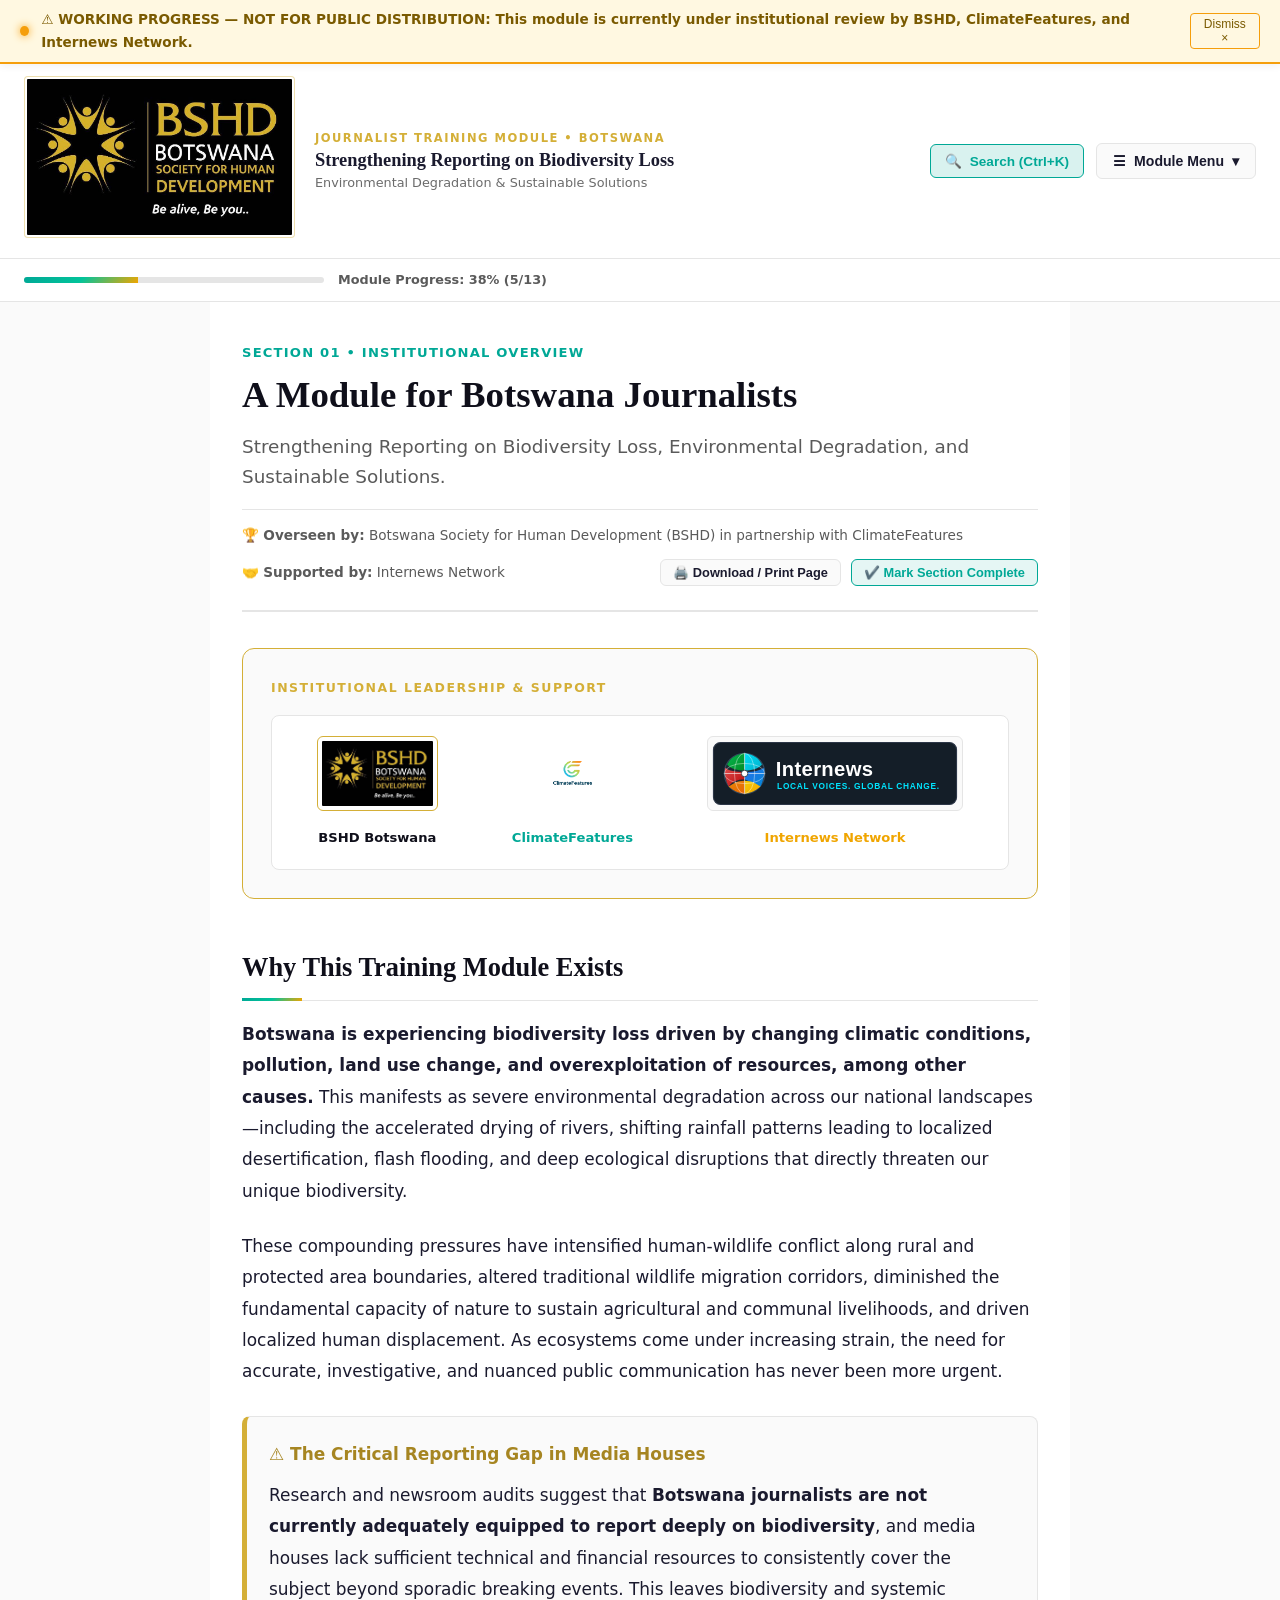
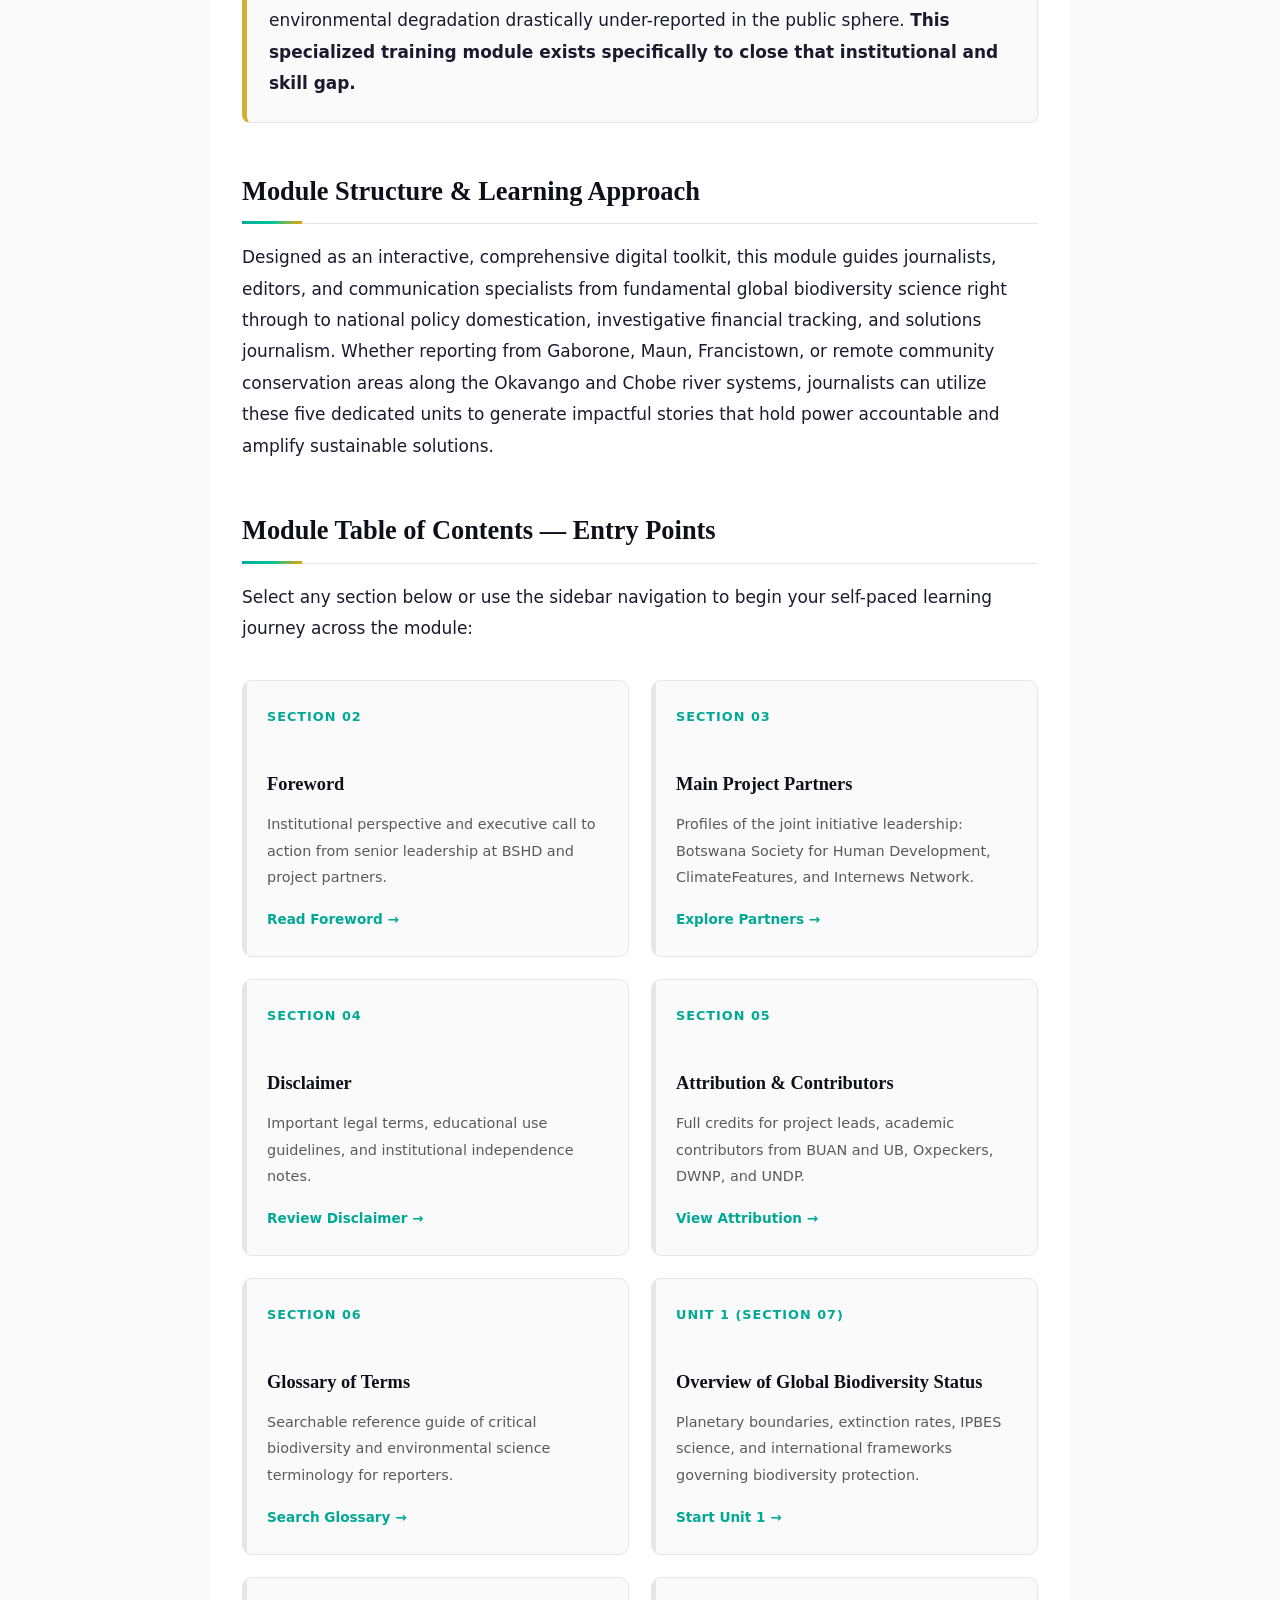
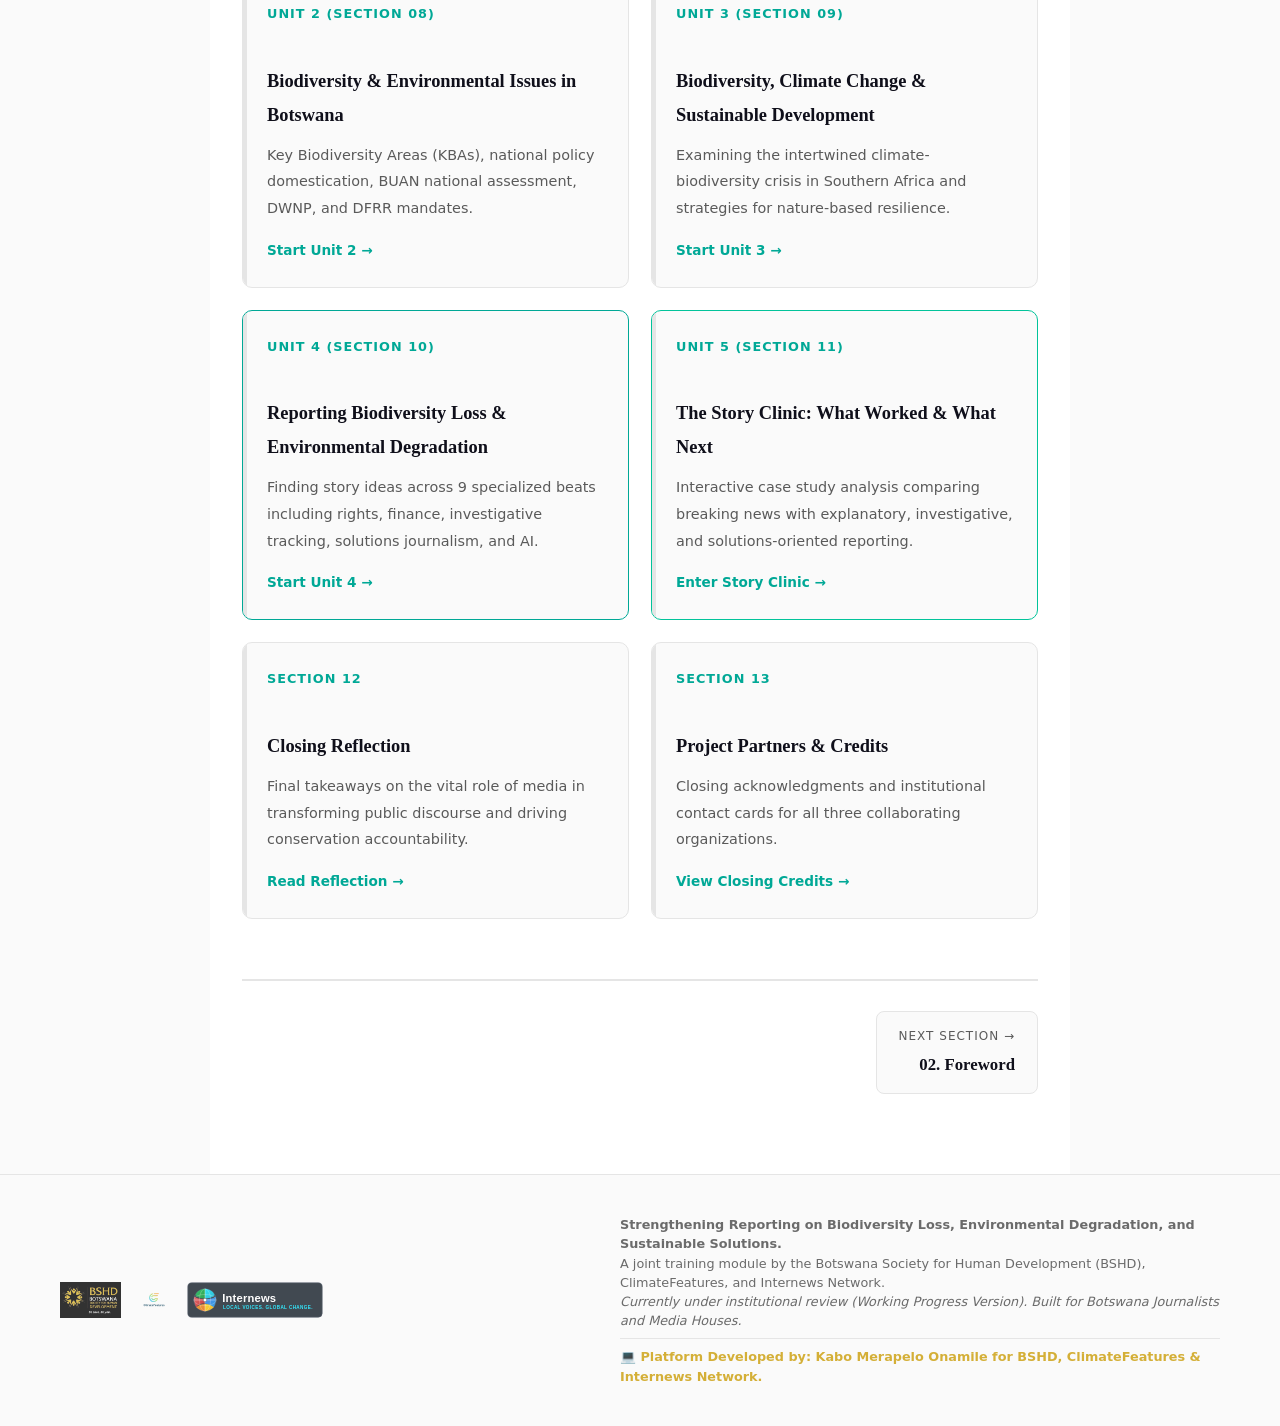
<file: overview.html>
<!DOCTYPE html>
<html lang="en">
<head>
  <meta charset="UTF-8">
  <meta name="viewport" content="width=device-width, initial-scale=1.0">
  <!-- CRITICAL: Noindex, Nofollow tag as required for Working Progress review stage -->
  <meta name="robots" content="noindex, nofollow">
  <title>01. Course Dashboard & Overview | BSHD x ClimateFeatures</title>
  <link rel="icon" type="image/svg+xml" href="./assets/images/favicon.svg">
  <link rel="stylesheet" href="./assets/css/style.css">
<style>
/* Essential inline fallback so layout and collapsible menus never break before style.css loads */
body { font-family: system-ui, -apple-system, sans-serif; background: #FAFAFA; color: #1A1A2E; margin: 0; padding: 0; }
.gnav-panel { display: none; }
.gnav-menu.open .gnav-panel { display: block !important; }
.gnav-sub-list { display: none; }
.gnav-parent.open .gnav-sub-list { display: block !important; }
#wp-banner { background: #FFF8E1; color: #7A5A00; padding: 8px 20px; border-bottom: 2px solid #F59E0B; display: flex; justify-content: space-between; align-items: center; }
</style>
</head>
<body data-page-id="overview">

<!-- Working Progress Banner -->
<div id="wp-banner">
  <div class="banner-content">
    <span class="pulse-dot"></span>
    <span>⚠️ WORKING PROGRESS — NOT FOR PUBLIC DISTRIBUTION: This module is currently under institutional review by BSHD, ClimateFeatures, and Internews Network.</span>
  </div>
  <button id="dismiss-wp-banner" class="banner-close" title="Dismiss warning for this session">Dismiss ×</button>
</div>

<!-- Header -->
<header class="site-header">
  <div class="header-brand">
    <div class="header-logos">
      <a href="index.html" title="Botswana Society for Human Development">
        <img src="./assets/images/bshd-logo.jpg" alt="BSHD Logo" class="header-logo-bshd">
      </a>
    </div>
    <div class="header-title-box">
      <span class="module-tag">Journalist Training Module • Botswana</span>
      <h1>Strengthening Reporting on Biodiversity Loss</h1>
      <span class="header-subtitle">Environmental Degradation & Sustainable Solutions</span>
    </div>
  </div>

  <div class="header-actions">
    <button id="search-trigger-btn" class="btn-header btn-search">
      🔍 <span>Search (Ctrl+K)</span>
    </button>

    <div class="gnav-menu" id="gnav-menu">
      <button class="gnav-trigger" id="gnav-trigger" aria-haspopup="true" aria-expanded="false">
        ☰ <span>Module Menu</span> ▾
      </button>
      <div class="gnav-panel">
        <a href="index.html" class="gnav-link">🏠 Home</a>

        <span class="gnav-group-label">Course Platform & Overview</span>
        <a href="overview.html" class="gnav-link">Course Dashboard</a>
        <a href="foreword.html" class="gnav-link">Foreword</a>
        <a href="partners.html" class="gnav-link">Main Project Partners</a>
        <a href="disclaimer.html" class="gnav-link">Disclaimer</a>
        <a href="attribution.html" class="gnav-link">Attribution</a>
        <a href="glossary.html" class="gnav-link">Glossary of Terms</a>

        <hr>
        <span class="gnav-group-label">Curriculum Units 1–5</span>

        <div class="gnav-parent">
          <div class="gnav-parent-row">
            <a href="unit1.html" class="gnav-link">Unit 1: Global Biodiversity</a>
            <button class="gnav-parent-toggle" aria-label="Toggle Unit 1 subsections">▾</button>
          </div>
          <div class="gnav-sub-list">
            <a href="unit1.html#1-1" class="gnav-sub-link">1.1 Global Biodiversity Status</a>
            <a href="unit1.html#1-2" class="gnav-sub-link">1.2 Agreements & Frameworks</a>
          </div>
        </div>

        <div class="gnav-parent">
          <div class="gnav-parent-row">
            <a href="unit2.html" class="gnav-link">Unit 2: Botswana Issues</a>
            <button class="gnav-parent-toggle" aria-label="Toggle Unit 2 subsections">▾</button>
          </div>
          <div class="gnav-sub-list">
            <a href="unit2.html#2-1" class="gnav-sub-link">2.1 Key Biodiversity Areas & Risks</a>
            <a href="unit2.html#2-2" class="gnav-sub-link">2.2 Domestication of Instruments</a>
            <a href="unit2.html#2-3" class="gnav-sub-link">2.3 BUAN Ecosystem Assessment</a>
            <a href="unit2.html#2-4" class="gnav-sub-link">2.4 Dept. Wildlife & National Parks</a>
            <a href="unit2.html#2-5" class="gnav-sub-link">2.5 Dept. Forestry & Range Resources</a>
          </div>
        </div>

        <a href="unit3.html" class="gnav-link">Unit 3: Climate & SD Nexus</a>

        <div class="gnav-parent">
          <div class="gnav-parent-row">
            <a href="unit4.html" class="gnav-link">Unit 4: Reporting Practice</a>
            <button class="gnav-parent-toggle" aria-label="Toggle Unit 4 subsections">▾</button>
          </div>
          <div class="gnav-sub-list">
            <a href="unit4.html#4-1" class="gnav-sub-link">4.1 Tips for Finding Story Ideas</a>
            <a href="unit4.html#4-2" class="gnav-sub-link">4.2 Evidence-Driven Reporting</a>
            <a href="unit4.html#4-3" class="gnav-sub-link">4.3 Rights-Based Lens</a>
            <a href="unit4.html#4-4" class="gnav-sub-link">4.4 Finance & Business Approach</a>
            <a href="unit4.html#4-5" class="gnav-sub-link">4.5 Follow the Money (Investigative)</a>
            <a href="unit4.html#4-6" class="gnav-sub-link">4.6 Solutions Journalism Framework</a>
            <a href="unit4.html#4-7" class="gnav-sub-link">4.7 Resource-Driven Economy (Prof Kabou)</a>
            <a href="unit4.html#4-8" class="gnav-sub-link">4.8 Journalism Ethics</a>
            <a href="unit4.html#4-9" class="gnav-sub-link">4.9 AI in Biodiversity Reporting</a>
          </div>
        </div>

        <a href="unit5.html" class="gnav-link">Unit 5: The Story Clinic</a>

        <hr>
        <a href="closing-reflection.html" class="gnav-link">Closing Reflection</a>
        <a href="project-partners.html" class="gnav-link">Closing Partners & Credits</a>

        <hr>
        <div class="gnav-parent">
          <div class="gnav-parent-row">
            <span class="gnav-link gnav-static">⚙️ Settings</span>
            <button class="gnav-parent-toggle" aria-label="Toggle Settings">▾</button>
          </div>
          <div class="gnav-sub-list">
            <button id="theme-toggle-btn" class="gnav-sub-link gnav-sub-btn" title="Toggle Reading Canvas Theme">🌙 <span style="font-size:0.85rem">Dark Canvas</span></button>
            <a href="print-module.html" class="gnav-sub-link">🖨️ Print Full Module</a>
            <button id="reset-progress-btn" class="gnav-sub-link gnav-sub-btn" title="Clear locally stored progress checks">↻ Reset Progress</button>
            <button class="gnav-sub-link gnav-sub-btn settings-trigger-btn" title="Open Module Settings & UI Control">⚙️ More Preferences…</button>
          </div>
        </div>
      </div>
    </div>
  </div>
</header>

<div class="reading-progress-bar" title="Module Reading Progress Tracker">
  <div class="reading-progress-track">
    <div id="header-progress-fill" class="reading-progress-fill"></div>
  </div>
  <span id="header-progress-text" class="reading-progress-text">Module Progress: 0%</span>
</div>

<div class="module-container">
  <main class="main-content">
    <div class="article-header">
      <span class="article-breadcrumb">Section 01 • Institutional Overview</span>
      <h1 class="article-title">A Module for Botswana Journalists</h1>
      <p class="article-subtitle">Strengthening Reporting on Biodiversity Loss, Environmental Degradation, and Sustainable Solutions.</p>
      
      <div class="article-meta-bar">
        <div class="meta-item">
          <span>🏆 <strong>Overseen by:</strong> Botswana Society for Human Development (BSHD) in partnership with ClimateFeatures</span>
        </div>
        <div class="meta-item">
          <span>🤝 <strong>Supported by:</strong> Internews Network</span>
        </div>
        <div class="meta-actions">
          <button onclick="window.print()" class="btn-meta">🖨️ Download / Print Page</button>
          <button id="mark-complete-btn" class="btn-meta btn-mark-read">✔️ Mark Section Complete</button>
        </div>
      </div>
    </div>

    <!-- Prominent Partner Branding Display Banner -->
    <div style="background: var(--canvas-card); border: 1px solid var(--bshd-gold); border-radius: 12px; padding: 28px; margin-bottom: 40px;">
      <div style="text-transform: uppercase; letter-spacing: 1.5px; font-size: 0.78rem; color: var(--bshd-gold); font-weight: 700; margin-bottom: 16px;">
        Institutional Leadership & Support
      </div>
      <div style="display: flex; flex-wrap: wrap; align-items: center; justify-content: space-around; gap: 24px; background: var(--canvas-bg); padding: 20px; border-radius: 8px; border: 1px solid var(--canvas-border);">
        <div style="text-align: center;">
          <img src="./assets/images/bshd-logo.jpg" alt="BSHD Logo" style="height: 75px; border-radius: 6px; background: #fff; padding: 4px; border: 1px solid var(--bshd-gold);">
          <div style="font-size: 0.82rem; font-weight: 600; margin-top: 8px; color: var(--heading-color);">BSHD Botswana</div>
        </div>
        <div style="text-align: center;">
          <img src="./assets/images/cf-logo.png" alt="ClimateFeatures Logo" style="height: 75px; border-radius: 6px; background: #fff; padding: 4px;">
          <div style="font-size: 0.82rem; font-weight: 600; margin-top: 8px; color: var(--cf-teal);">ClimateFeatures</div>
        </div>
        <div style="text-align: center;">
          <img src="./assets/images/internews-logo.svg" alt="Internews Network Logo" style="height: 75px; border-radius: 6px; background: var(--canvas-card); padding: 4px; border: 1px solid var(--canvas-border);">
          <div style="font-size: 0.82rem; font-weight: 600; margin-top: 8px; color: var(--cf-orange);">Internews Network</div>
        </div>
      </div>
    </div>

    <div class="article-body">
      <h2>Why This Training Module Exists</h2>
      <p>
        <strong>Botswana is experiencing biodiversity loss driven by changing climatic conditions, pollution, land use change, and overexploitation of resources, among other causes.</strong> This manifests as severe environmental degradation across our national landscapes—including the accelerated drying of rivers, shifting rainfall patterns leading to localized desertification, flash flooding, and deep ecological disruptions that directly threaten our unique biodiversity.
      </p>
      
      <p>
        These compounding pressures have intensified human-wildlife conflict along rural and protected area boundaries, altered traditional wildlife migration corridors, diminished the fundamental capacity of nature to sustain agricultural and communal livelihoods, and driven localized human displacement. As ecosystems come under increasing strain, the need for accurate, investigative, and nuanced public communication has never been more urgent.
      </p>

      <div class="takeaway-box">
        <div class="takeaway-title">⚠️ The Critical Reporting Gap in Media Houses</div>
        <p style="margin: 0;">
          Research and newsroom audits suggest that <strong>Botswana journalists are not currently adequately equipped to report deeply on biodiversity</strong>, and media houses lack sufficient technical and financial resources to consistently cover the subject beyond sporadic breaking events. This leaves biodiversity and systemic environmental degradation drastically under-reported in the public sphere. <strong>This specialized training module exists specifically to close that institutional and skill gap.</strong>
        </p>
      </div>

      <h2>Module Structure & Learning Approach</h2>
      <p>
        Designed as an interactive, comprehensive digital toolkit, this module guides journalists, editors, and communication specialists from fundamental global biodiversity science right through to national policy domestication, investigative financial tracking, and solutions journalism. Whether reporting from Gaborone, Maun, Francistown, or remote community conservation areas along the Okavango and Chobe river systems, journalists can utilize these five dedicated units to generate impactful stories that hold power accountable and amplify sustainable solutions.
      </p>

      <h2>Module Table of Contents — Entry Points</h2>
      <p>Select any section below or use the sidebar navigation to begin your self-paced learning journey across the module:</p>

      <div class="toc-grid">
        <a href="foreword.html" class="toc-card">
          <span class="toc-num">Section 02</span>
          <h3>Foreword</h3>
          <p>Institutional perspective and executive call to action from senior leadership at BSHD and project partners.</p>
          <span class="toc-link-text">Read Foreword →</span>
        </a>

        <a href="partners.html" class="toc-card">
          <span class="toc-num">Section 03</span>
          <h3>Main Project Partners</h3>
          <p>Profiles of the joint initiative leadership: Botswana Society for Human Development, ClimateFeatures, and Internews Network.</p>
          <span class="toc-link-text">Explore Partners →</span>
        </a>

        <a href="disclaimer.html" class="toc-card">
          <span class="toc-num">Section 04</span>
          <h3>Disclaimer</h3>
          <p>Important legal terms, educational use guidelines, and institutional independence notes.</p>
          <span class="toc-link-text">Review Disclaimer →</span>
        </a>

        <a href="attribution.html" class="toc-card">
          <span class="toc-num">Section 05</span>
          <h3>Attribution & Contributors</h3>
          <p>Full credits for project leads, academic contributors from BUAN and UB, Oxpeckers, DWNP, and UNDP.</p>
          <span class="toc-link-text">View Attribution →</span>
        </a>

        <a href="glossary.html" class="toc-card">
          <span class="toc-num">Section 06</span>
          <h3>Glossary of Terms</h3>
          <p>Searchable reference guide of critical biodiversity and environmental science terminology for reporters.</p>
          <span class="toc-link-text">Search Glossary →</span>
        </a>

        <a href="unit1.html" class="toc-card">
          <span class="toc-num">Unit 1 (Section 07)</span>
          <h3>Overview of Global Biodiversity Status</h3>
          <p>Planetary boundaries, extinction rates, IPBES science, and international frameworks governing biodiversity protection.</p>
          <span class="toc-link-text">Start Unit 1 →</span>
        </a>

        <a href="unit2.html" class="toc-card">
          <span class="toc-num">Unit 2 (Section 08)</span>
          <h3>Biodiversity & Environmental Issues in Botswana</h3>
          <p>Key Biodiversity Areas (KBAs), national policy domestication, BUAN national assessment, DWNP, and DFRR mandates.</p>
          <span class="toc-link-text">Start Unit 2 →</span>
        </a>

        <a href="unit3.html" class="toc-card">
          <span class="toc-num">Unit 3 (Section 09)</span>
          <h3>Biodiversity, Climate Change & Sustainable Development</h3>
          <p>Examining the intertwined climate-biodiversity crisis in Southern Africa and strategies for nature-based resilience.</p>
          <span class="toc-link-text">Start Unit 3 →</span>
        </a>

        <a href="unit4.html" class="toc-card" style="border-color: var(--cf-teal);">
          <span class="toc-num">Unit 4 (Section 10)</span>
          <h3>Reporting Biodiversity Loss & Environmental Degradation</h3>
          <p>Finding story ideas across 9 specialized beats including rights, finance, investigative tracking, solutions journalism, and AI.</p>
          <span class="toc-link-text">Start Unit 4 →</span>
        </a>

        <a href="unit5.html" class="toc-card" style="border-color: var(--cf-green);">
          <span class="toc-num">Unit 5 (Section 11)</span>
          <h3>The Story Clinic: What Worked & What Next</h3>
          <p>Interactive case study analysis comparing breaking news with explanatory, investigative, and solutions-oriented reporting.</p>
          <span class="toc-link-text">Enter Story Clinic →</span>
        </a>

        <a href="closing-reflection.html" class="toc-card">
          <span class="toc-num">Section 12</span>
          <h3>Closing Reflection</h3>
          <p>Final takeaways on the vital role of media in transforming public discourse and driving conservation accountability.</p>
          <span class="toc-link-text">Read Reflection →</span>
        </a>

        <a href="project-partners.html" class="toc-card">
          <span class="toc-num">Section 13</span>
          <h3>Project Partners & Credits</h3>
          <p>Closing acknowledgments and institutional contact cards for all three collaborating organizations.</p>
          <span class="toc-link-text">View Closing Credits →</span>
        </a>
      </div>
    </div>

    <!-- Page Pagination -->
    <nav class="page-pagination">
      <div style="visibility: hidden;"></div>
      <a href="foreword.html" class="pagination-link next">
        <span class="pagination-label">Next Section →</span>
        <span class="pagination-title">02. Foreword</span>
      </a>
    </nav>
  </main>
</div>

<!-- Search Modal -->
<div id="search-modal-overlay" class="search-modal-overlay">
  <div class="search-modal">
    <div class="search-modal-header">
      <span style="font-size: 1.3rem;">🔍</span>
      <input type="text" id="search-input" placeholder="Search topics, terms, institutions (e.g., Okavango, DWNP, Prof Kabou)..." autocomplete="off">
      <button id="btn-close-search" class="btn-close-modal" aria-label="Close Search">×</button>
    </div>
    <div id="search-results-list" class="search-results-list"></div>
  </div>
</div>

<!-- Footer -->
<!-- Settings & UI Control Modal Overlay -->
<div id="settings-modal-overlay" class="settings-modal-overlay">
  <div class="settings-modal">
    <div class="settings-modal-header">
      <h3>⚙️ Module Preferences & Accessibility Settings</h3>
      <button id="btn-close-settings" class="btn-close-modal" aria-label="Close Settings">×</button>
    </div>
    <div class="settings-modal-body">
      <div class="settings-group">
        <span class="settings-group-title">🎨 Reading Canvas Theme</span>
        <div class="settings-options-grid">
          <button class="settings-btn active" data-setting="theme" data-value="light">☀️ Light Editorial</button>
          <button class="settings-btn" data-setting="theme" data-value="dark">🌙 Dark Institutional</button>
          <button class="settings-btn" data-setting="theme" data-value="sepia">📜 Sepia (Warm Field Mode)</button>
        </div>
      </div>
      <div class="settings-group">
        <span class="settings-group-title">🔤 Text Scaling & Font Size</span>
        <div class="settings-options-grid">
          <button class="settings-btn" data-setting="fontSize" data-value="sm">A- Small (90%)</button>
          <button class="settings-btn active" data-setting="fontSize" data-value="md">A Standard (100%)</button>
          <button class="settings-btn" data-setting="fontSize" data-value="lg">A+ Large (115%)</button>
          <button class="settings-btn" data-setting="fontSize" data-value="xl">A++ Extra Large (130%)</button>
        </div>
      </div>
      <div class="settings-group">
        <span class="settings-group-title">🖋️ Typography & Legibility</span>
        <div class="settings-options-grid">
          <button class="settings-btn active" data-setting="fontStyle" data-value="serif">Editorial Serif</button>
          <button class="settings-btn" data-setting="fontStyle" data-value="sans">Modern Sans-Serif</button>
          <button class="settings-btn" data-setting="fontStyle" data-value="dyslexic">Wide Spacing (High Legibility)</button>
        </div>
      </div>
      <div class="settings-group">
        <span class="settings-group-title">📶 Field & Bandwidth Optimizations</span>
        <div class="settings-row-toggle">
          <div>
            <div class="settings-toggle-label">Low-Bandwidth / Data Saver Mode</div>
            <div class="settings-toggle-sub">Disables animations and background effects for slow rural 3G/4G field connections across Botswana.</div>
          </div>
          <input type="checkbox" id="toggle-data-saver" style="width:20px; height:20px; cursor:pointer;">
        </div>
      </div>
      <div class="settings-group" style="border:none; padding-top:10px;">
        <button id="export-settings-btn" class="settings-btn" style="background:var(--cf-teal); color:#fff; border:none; width:100%; justify-content:center; padding:10px;">
          📥 Backup Reading Progress & Preferences (JSON)
        </button>
      </div>
    </div>
  </div>
</div>

<footer class="site-footer">
  <div class="footer-content">
    <div class="footer-logos">
      <img src="./assets/images/bshd-logo.jpg" alt="BSHD Logo">
      <img src="./assets/images/cf-logo.png" alt="ClimateFeatures Logo">
      <img src="./assets/images/internews-logo.svg" alt="Internews Network Logo">
    </div>
    <div class="footer-disclaimer">
      <strong>Strengthening Reporting on Biodiversity Loss, Environmental Degradation, and Sustainable Solutions.</strong><br>
      A joint training module by the Botswana Society for Human Development (BSHD), ClimateFeatures, and Internews Network.<br>
      <em>Currently under institutional review (Working Progress Version). Built for Botswana Journalists and Media Houses.</em><br><span style="display:inline-block; margin-top:8px; padding-top:8px; border-top:1px solid var(--canvas-border); color:var(--bshd-gold); font-weight:600;">💻 Platform Developed by: Kabo Merapelo Onamile for BSHD, ClimateFeatures & Internews Network.</span>
    </div>
  </div>
</footer>

<script src="./assets/js/search-data.js"></script>
<script src="./assets/js/app.js"></script>
</body>
</html>
</file>
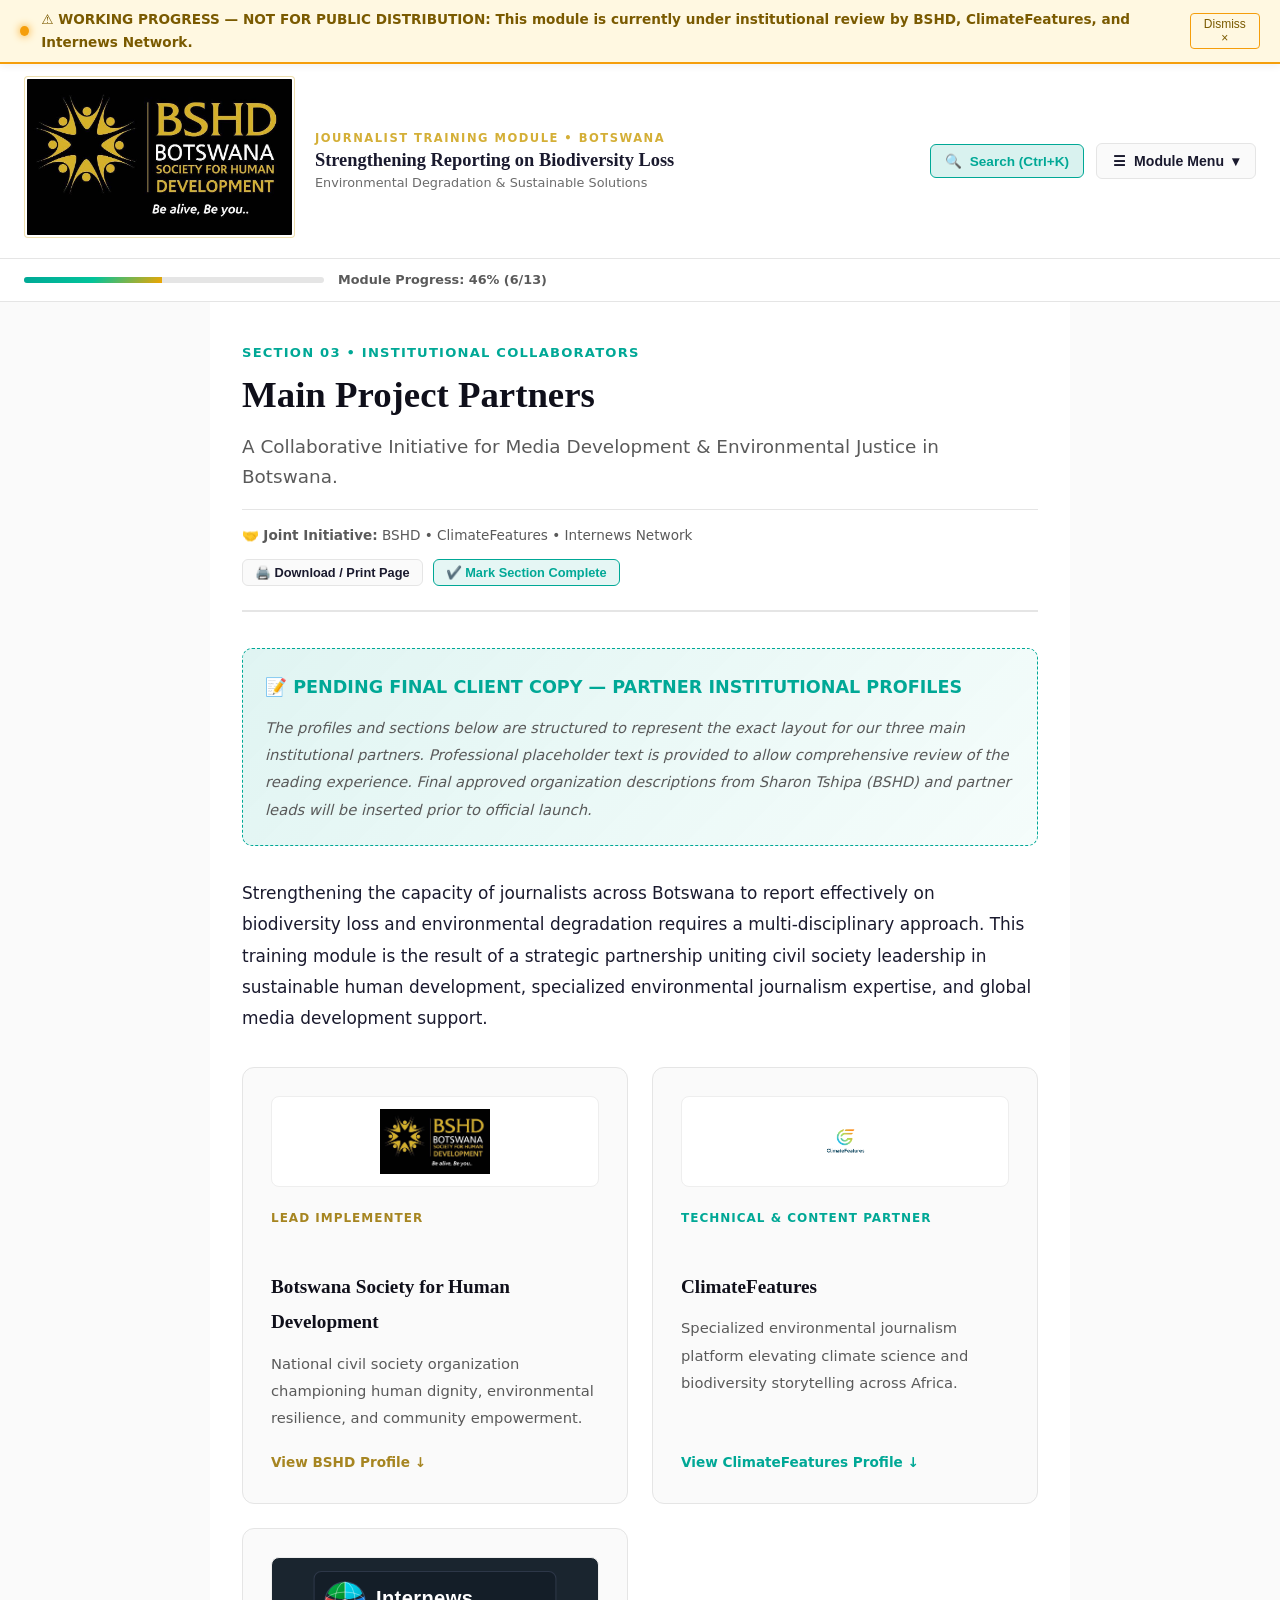
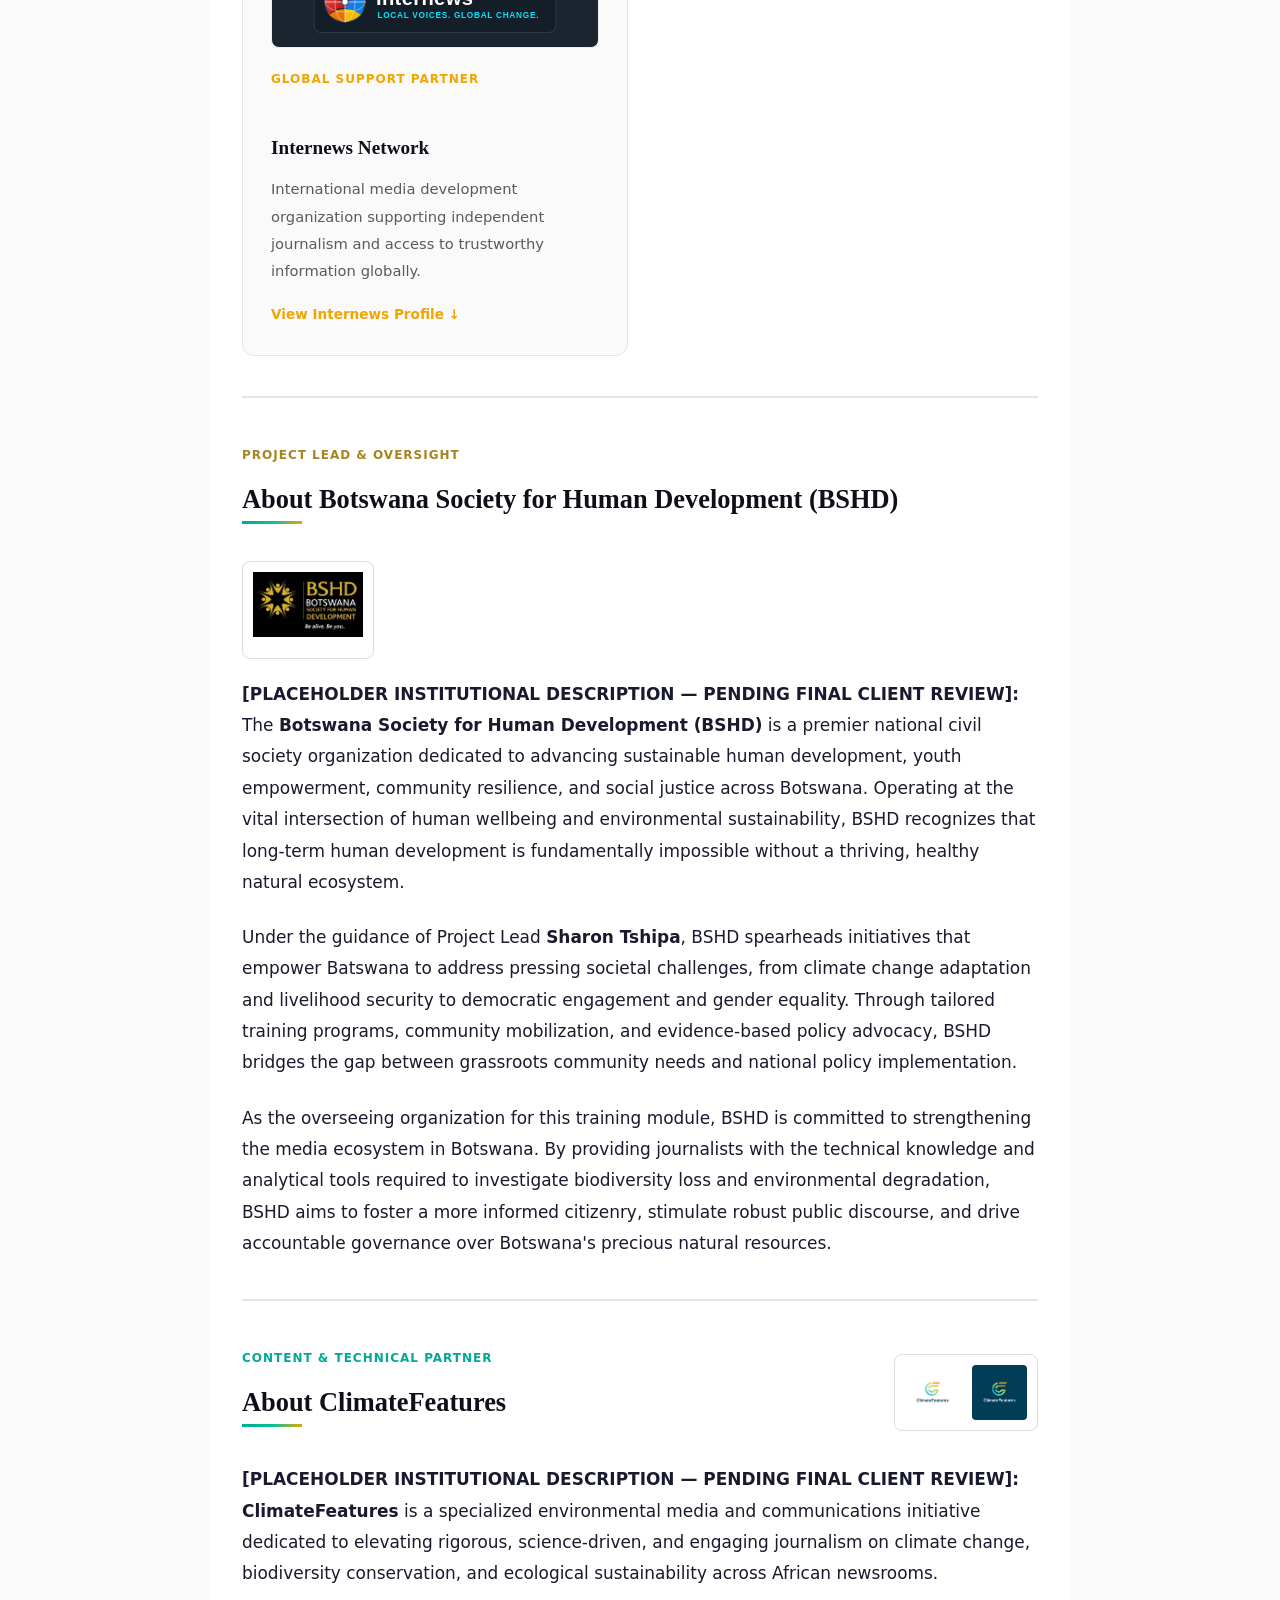
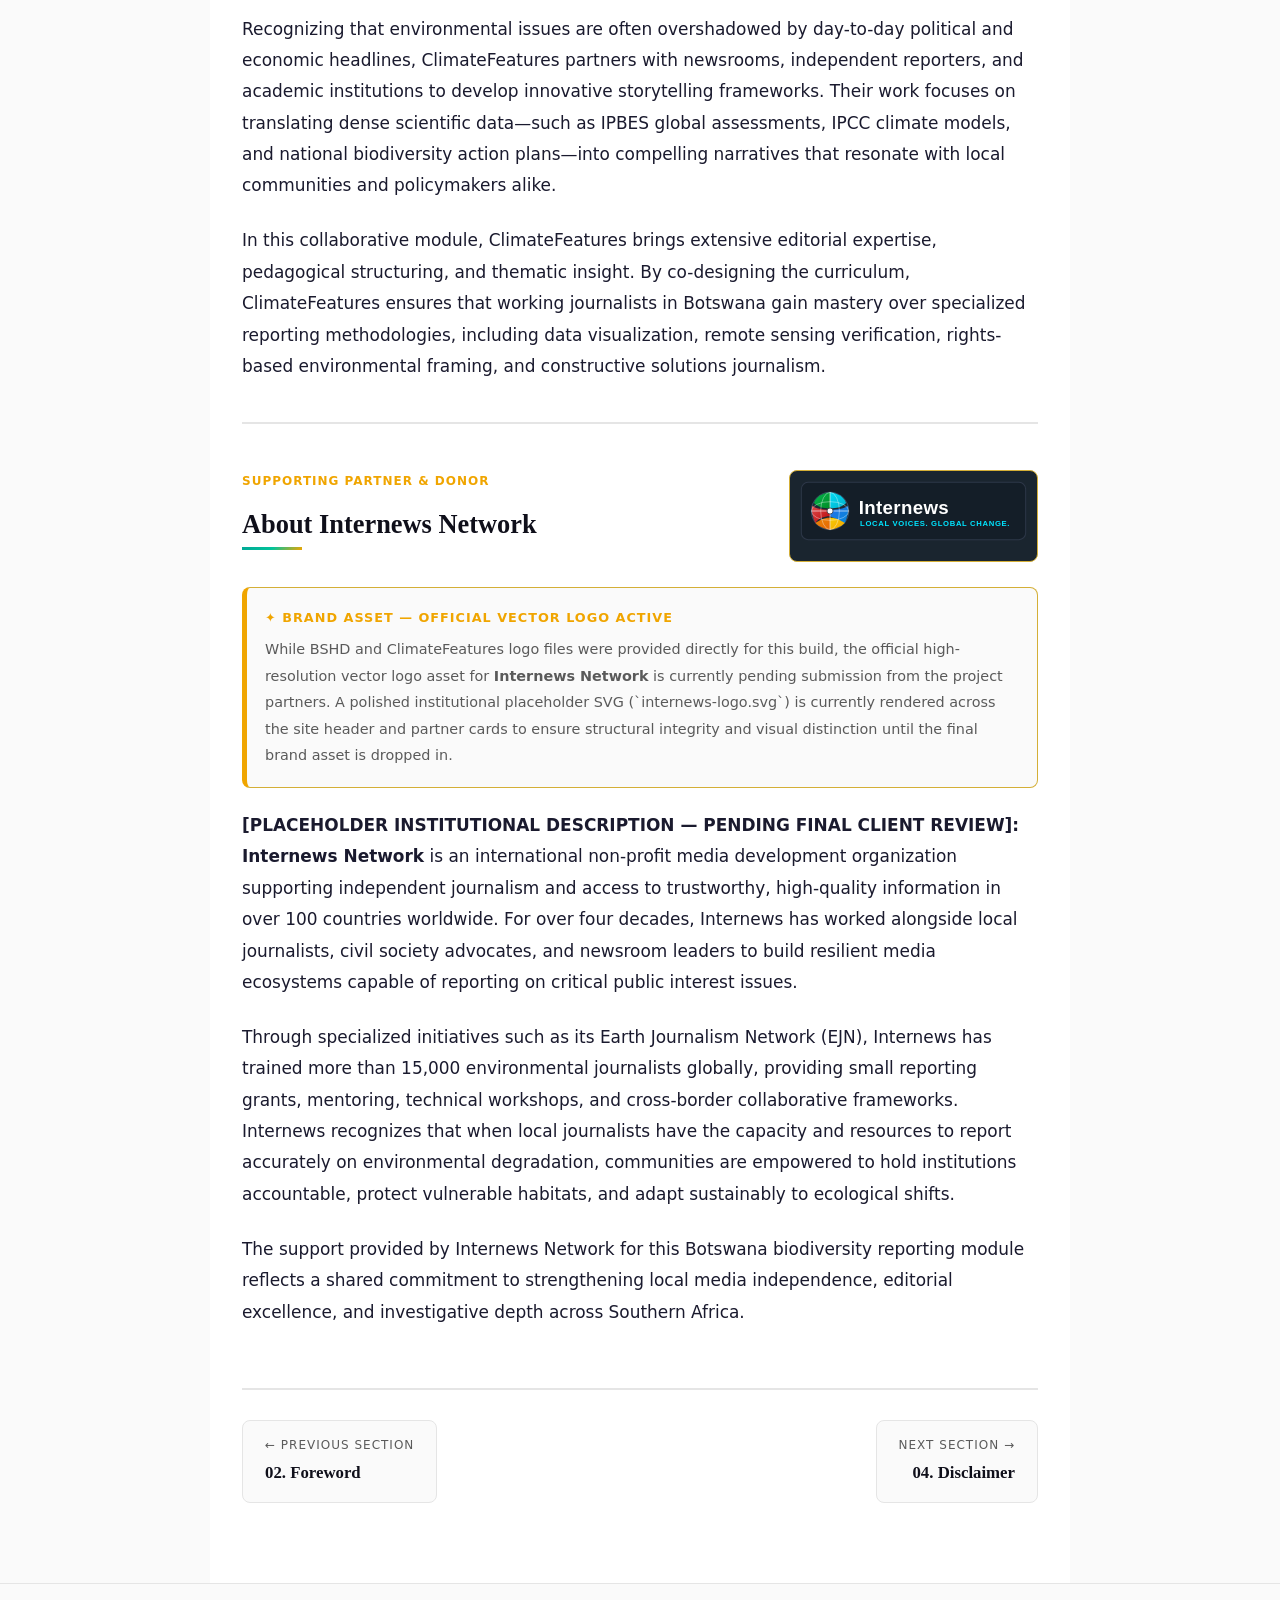
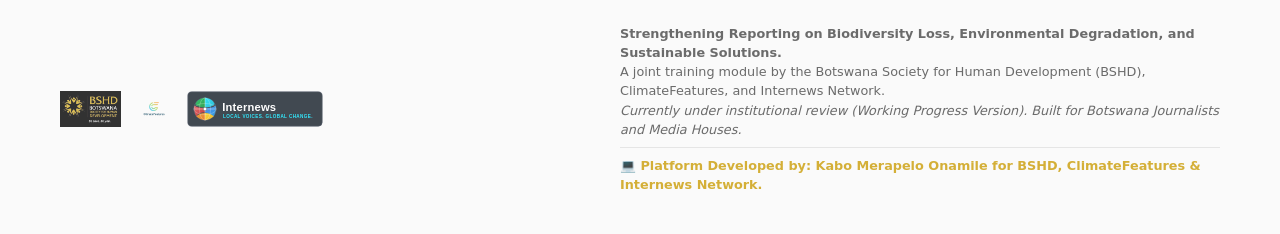
<file: partners.html>
<!DOCTYPE html>
<html lang="en">
<head>
  <meta charset="UTF-8">
  <meta name="viewport" content="width=device-width, initial-scale=1.0">
  <meta name="robots" content="noindex, nofollow">
  <title>Main Project Partners | BSHD x ClimateFeatures Biodiversity Module</title>
  <link rel="icon" type="image/svg+xml" href="./assets/images/favicon.svg">
  <link rel="stylesheet" href="./assets/css/style.css">
<style>
/* Essential inline fallback so layout and collapsible menus never break before style.css loads */
body { font-family: system-ui, -apple-system, sans-serif; background: #FAFAFA; color: #1A1A2E; margin: 0; padding: 0; }
.gnav-panel { display: none; }
.gnav-menu.open .gnav-panel { display: block !important; }
.gnav-sub-list { display: none; }
.gnav-parent.open .gnav-sub-list { display: block !important; }
#wp-banner { background: #FFF8E1; color: #7A5A00; padding: 8px 20px; border-bottom: 2px solid #F59E0B; display: flex; justify-content: space-between; align-items: center; }
</style>
</head>
<body data-page-id="partners">

<div id="wp-banner">
  <div class="banner-content">
    <span class="pulse-dot"></span>
    <span>⚠️ WORKING PROGRESS — NOT FOR PUBLIC DISTRIBUTION: This module is currently under institutional review by BSHD, ClimateFeatures, and Internews Network.</span>
  </div>
  <button id="dismiss-wp-banner" class="banner-close" title="Dismiss warning for this session">Dismiss ×</button>
</div>

<header class="site-header">
  <div class="header-brand">
    <div class="header-logos">
      <a href="index.html" title="Botswana Society for Human Development">
        <img src="./assets/images/bshd-logo.jpg" alt="BSHD Logo" class="header-logo-bshd">
      </a>
    </div>
    <div class="header-title-box">
      <span class="module-tag">Journalist Training Module • Botswana</span>
      <h1>Strengthening Reporting on Biodiversity Loss</h1>
      <span class="header-subtitle">Environmental Degradation & Sustainable Solutions</span>
    </div>
  </div>

  <div class="header-actions">
    <button id="search-trigger-btn" class="btn-header btn-search">
      🔍 <span>Search (Ctrl+K)</span>
    </button>

    <div class="gnav-menu" id="gnav-menu">
      <button class="gnav-trigger" id="gnav-trigger" aria-haspopup="true" aria-expanded="false">
        ☰ <span>Module Menu</span> ▾
      </button>
      <div class="gnav-panel">
        <a href="index.html" class="gnav-link">🏠 Home</a>

        <span class="gnav-group-label">Course Platform & Overview</span>
        <a href="overview.html" class="gnav-link">Course Dashboard</a>
        <a href="foreword.html" class="gnav-link">Foreword</a>
        <a href="partners.html" class="gnav-link">Main Project Partners</a>
        <a href="disclaimer.html" class="gnav-link">Disclaimer</a>
        <a href="attribution.html" class="gnav-link">Attribution</a>
        <a href="glossary.html" class="gnav-link">Glossary of Terms</a>

        <hr>
        <span class="gnav-group-label">Curriculum Units 1–5</span>

        <div class="gnav-parent">
          <div class="gnav-parent-row">
            <a href="unit1.html" class="gnav-link">Unit 1: Global Biodiversity</a>
            <button class="gnav-parent-toggle" aria-label="Toggle Unit 1 subsections">▾</button>
          </div>
          <div class="gnav-sub-list">
            <a href="unit1.html#1-1" class="gnav-sub-link">1.1 Global Biodiversity Status</a>
            <a href="unit1.html#1-2" class="gnav-sub-link">1.2 Agreements & Frameworks</a>
          </div>
        </div>

        <div class="gnav-parent">
          <div class="gnav-parent-row">
            <a href="unit2.html" class="gnav-link">Unit 2: Botswana Issues</a>
            <button class="gnav-parent-toggle" aria-label="Toggle Unit 2 subsections">▾</button>
          </div>
          <div class="gnav-sub-list">
            <a href="unit2.html#2-1" class="gnav-sub-link">2.1 Key Biodiversity Areas & Risks</a>
            <a href="unit2.html#2-2" class="gnav-sub-link">2.2 Domestication of Instruments</a>
            <a href="unit2.html#2-3" class="gnav-sub-link">2.3 BUAN Ecosystem Assessment</a>
            <a href="unit2.html#2-4" class="gnav-sub-link">2.4 Dept. Wildlife & National Parks</a>
            <a href="unit2.html#2-5" class="gnav-sub-link">2.5 Dept. Forestry & Range Resources</a>
          </div>
        </div>

        <a href="unit3.html" class="gnav-link">Unit 3: Climate & SD Nexus</a>

        <div class="gnav-parent">
          <div class="gnav-parent-row">
            <a href="unit4.html" class="gnav-link">Unit 4: Reporting Practice</a>
            <button class="gnav-parent-toggle" aria-label="Toggle Unit 4 subsections">▾</button>
          </div>
          <div class="gnav-sub-list">
            <a href="unit4.html#4-1" class="gnav-sub-link">4.1 Tips for Finding Story Ideas</a>
            <a href="unit4.html#4-2" class="gnav-sub-link">4.2 Evidence-Driven Reporting</a>
            <a href="unit4.html#4-3" class="gnav-sub-link">4.3 Rights-Based Lens</a>
            <a href="unit4.html#4-4" class="gnav-sub-link">4.4 Finance & Business Approach</a>
            <a href="unit4.html#4-5" class="gnav-sub-link">4.5 Follow the Money (Investigative)</a>
            <a href="unit4.html#4-6" class="gnav-sub-link">4.6 Solutions Journalism Framework</a>
            <a href="unit4.html#4-7" class="gnav-sub-link">4.7 Resource-Driven Economy (Prof Kabou)</a>
            <a href="unit4.html#4-8" class="gnav-sub-link">4.8 Journalism Ethics</a>
            <a href="unit4.html#4-9" class="gnav-sub-link">4.9 AI in Biodiversity Reporting</a>
          </div>
        </div>

        <a href="unit5.html" class="gnav-link">Unit 5: The Story Clinic</a>

        <hr>
        <a href="closing-reflection.html" class="gnav-link">Closing Reflection</a>
        <a href="project-partners.html" class="gnav-link">Closing Partners & Credits</a>

        <hr>
        <div class="gnav-parent">
          <div class="gnav-parent-row">
            <span class="gnav-link gnav-static">⚙️ Settings</span>
            <button class="gnav-parent-toggle" aria-label="Toggle Settings">▾</button>
          </div>
          <div class="gnav-sub-list">
            <button id="theme-toggle-btn" class="gnav-sub-link gnav-sub-btn" title="Toggle Reading Canvas Theme">🌙 <span style="font-size:0.85rem">Dark Canvas</span></button>
            <a href="print-module.html" class="gnav-sub-link">🖨️ Print Full Module</a>
            <button id="reset-progress-btn" class="gnav-sub-link gnav-sub-btn" title="Clear locally stored progress checks">↻ Reset Progress</button>
            <button class="gnav-sub-link gnav-sub-btn settings-trigger-btn" title="Open Module Settings & UI Control">⚙️ More Preferences…</button>
          </div>
        </div>
      </div>
    </div>
  </div>
</header>

<div class="reading-progress-bar" title="Module Reading Progress Tracker">
  <div class="reading-progress-track">
    <div id="header-progress-fill" class="reading-progress-fill"></div>
  </div>
  <span id="header-progress-text" class="reading-progress-text">Module Progress: 0%</span>
</div>

<div class="module-container">
  <main class="main-content">
    <div class="article-header">
      <span class="article-breadcrumb">Section 03 • Institutional Collaborators</span>
      <h1 class="article-title">Main Project Partners</h1>
      <p class="article-subtitle">A Collaborative Initiative for Media Development & Environmental Justice in Botswana.</p>
      
      <div class="article-meta-bar">
        <div class="meta-item">
          <span>🤝 <strong>Joint Initiative:</strong> BSHD • ClimateFeatures • Internews Network</span>
        </div>
        <div class="meta-actions">
          <button onclick="window.print()" class="btn-meta">🖨️ Download / Print Page</button>
          <button id="mark-complete-btn" class="btn-meta btn-mark-read">✔️ Mark Section Complete</button>
        </div>
      </div>
    </div>

    <div class="article-body">
      <!-- Institutional Placeholder Note -->
      <div style="background: linear-gradient(135deg, rgba(0, 168, 150, 0.12) 0%, rgba(2, 195, 154, 0.04) 100%); border: 1px dashed var(--cf-teal); border-radius: 10px; padding: 22px; margin-bottom: 32px;">
        <h4 style="color: var(--cf-teal); margin-top:0; display:flex; align-items:center; gap:8px;">
          <span>📝 PENDING FINAL CLIENT COPY — PARTNER INSTITUTIONAL PROFILES</span>
        </h4>
        <p style="margin-bottom: 0; font-size: 0.92rem; color: var(--text-muted);">
          <em>The profiles and sections below are structured to represent the exact layout for our three main institutional partners. Professional placeholder text is provided to allow comprehensive review of the reading experience. Final approved organization descriptions from Sharon Tshipa (BSHD) and partner leads will be inserted prior to official launch.</em>
        </p>
      </div>

      <p>
        Strengthening the capacity of journalists across Botswana to report effectively on biodiversity loss and environmental degradation requires a multi-disciplinary approach. This training module is the result of a strategic partnership uniting civil society leadership in sustainable human development, specialized environmental journalism expertise, and global media development support.
      </p>

      <!-- Quick Navigation Cards to Anchored Sections -->
      <div class="partner-grid">
        <a href="#bshd" class="partner-card" style="text-decoration: none; color: inherit;">
          <div class="partner-card-header">
            <img src="./assets/images/bshd-logo.jpg" alt="BSHD Logo">
          </div>
          <span class="partner-tag" style="color: var(--bshd-gold-dark);">Lead Implementer</span>
          <h3>Botswana Society for Human Development</h3>
          <p>National civil society organization championing human dignity, environmental resilience, and community empowerment.</p>
          <span style="font-size: 0.85rem; font-weight: 700; color: var(--bshd-gold-dark);">View BSHD Profile ↓</span>
        </a>

        <a href="#climatefeatures" class="partner-card" style="text-decoration: none; color: inherit;">
          <div class="partner-card-header">
            <img src="./assets/images/cf-logo.png" alt="ClimateFeatures Logo">
          </div>
          <span class="partner-tag" style="color: var(--cf-teal);">Technical & Content Partner</span>
          <h3>ClimateFeatures</h3>
          <p>Specialized environmental journalism platform elevating climate science and biodiversity storytelling across Africa.</p>
          <span style="font-size: 0.85rem; font-weight: 700; color: var(--cf-teal);">View ClimateFeatures Profile ↓</span>
        </a>

        <a href="#internews" class="partner-card" style="text-decoration: none; color: inherit;">
          <div class="partner-card-header" style="background: #1a252f;">
            <img src="./assets/images/internews-logo.svg" alt="Internews Network Logo">
          </div>
          <span class="partner-tag" style="color: #F0A500;">Global Support Partner</span>
          <h3>Internews Network</h3>
          <p>International media development organization supporting independent journalism and access to trustworthy information globally.</p>
          <span style="font-size: 0.85rem; font-weight: 700; color: #F0A500;">View Internews Profile ↓</span>
        </a>
      </div>

      <!-- Anchored Section 1: BSHD -->
      <div id="bshd" style="padding-top: 40px; margin-top: 40px; border-top: 2px solid var(--canvas-border);">
        <div style="display: flex; align-items: center; justify-content: space-between; flex-wrap: wrap; gap: 20px; margin-bottom: 20px;">
          <div>
            <span class="partner-tag" style="color: var(--bshd-gold-dark);">Project Lead & Oversight</span>
            <h2 style="margin-top: 0; border: none; padding: 0;">About Botswana Society for Human Development (BSHD)</h2>
          </div>
          <div style="background: #fff; padding: 10px; border-radius: 8px; border: 1px solid #ddd;">
            <img src="./assets/images/bshd-logo.jpg" alt="BSHD Logo" style="height: 65px; width: auto;">
          </div>
        </div>

        <p>
          <strong>[PLACEHOLDER INSTITUTIONAL DESCRIPTION — PENDING FINAL CLIENT REVIEW]:</strong> The <strong>Botswana Society for Human Development (BSHD)</strong> is a premier national civil society organization dedicated to advancing sustainable human development, youth empowerment, community resilience, and social justice across Botswana. Operating at the vital intersection of human wellbeing and environmental sustainability, BSHD recognizes that long-term human development is fundamentally impossible without a thriving, healthy natural ecosystem.
        </p>

        <p>
          Under the guidance of Project Lead <strong>Sharon Tshipa</strong>, BSHD spearheads initiatives that empower Batswana to address pressing societal challenges, from climate change adaptation and livelihood security to democratic engagement and gender equality. Through tailored training programs, community mobilization, and evidence-based policy advocacy, BSHD bridges the gap between grassroots community needs and national policy implementation.
        </p>

        <p>
          As the overseeing organization for this training module, BSHD is committed to strengthening the media ecosystem in Botswana. By providing journalists with the technical knowledge and analytical tools required to investigate biodiversity loss and environmental degradation, BSHD aims to foster a more informed citizenry, stimulate robust public discourse, and drive accountable governance over Botswana's precious natural resources.
        </p>
      </div>

      <!-- Anchored Section 2: ClimateFeatures -->
      <div id="climatefeatures" style="padding-top: 40px; margin-top: 40px; border-top: 2px solid var(--canvas-border);">
        <div style="display: flex; align-items: center; justify-content: space-between; flex-wrap: wrap; gap: 20px; margin-bottom: 20px;">
          <div>
            <span class="partner-tag" style="color: var(--cf-teal);">Content & Technical Partner</span>
            <h2 style="margin-top: 0; border: none; padding: 0;">About ClimateFeatures</h2>
          </div>
          <div style="display: flex; gap: 12px; background: #fff; padding: 10px; border-radius: 8px; border: 1px solid #ddd; align-items:center;">
            <img src="./assets/images/cf-logo.png" alt="ClimateFeatures Logo Light" style="height: 55px; width: auto;">
            <img src="./assets/images/cf-logo-dark.jpg" alt="ClimateFeatures Logo Dark" style="height: 55px; width: auto; border-radius: 4px;">
          </div>
        </div>

        <p>
          <strong>[PLACEHOLDER INSTITUTIONAL DESCRIPTION — PENDING FINAL CLIENT REVIEW]:</strong> <strong>ClimateFeatures</strong> is a specialized environmental media and communications initiative dedicated to elevating rigorous, science-driven, and engaging journalism on climate change, biodiversity conservation, and ecological sustainability across African newsrooms.
        </p>

        <p>
          Recognizing that environmental issues are often overshadowed by day-to-day political and economic headlines, ClimateFeatures partners with newsrooms, independent reporters, and academic institutions to develop innovative storytelling frameworks. Their work focuses on translating dense scientific data—such as IPBES global assessments, IPCC climate models, and national biodiversity action plans—into compelling narratives that resonate with local communities and policymakers alike.
        </p>

        <p>
          In this collaborative module, ClimateFeatures brings extensive editorial expertise, pedagogical structuring, and thematic insight. By co-designing the curriculum, ClimateFeatures ensures that working journalists in Botswana gain mastery over specialized reporting methodologies, including data visualization, remote sensing verification, rights-based environmental framing, and constructive solutions journalism.
        </p>
      </div>

      <!-- Anchored Section 3: Internews Network -->
      <div id="internews" style="padding-top: 40px; margin-top: 40px; border-top: 2px solid var(--canvas-border);">
        <div style="display: flex; align-items: center; justify-content: space-between; flex-wrap: wrap; gap: 20px; margin-bottom: 20px;">
          <div>
            <span class="partner-tag" style="color: #F0A500;">Supporting Partner & Donor</span>
            <h2 style="margin-top: 0; border: none; padding: 0;">About Internews Network</h2>
          </div>
          <div style="background: #1a252f; padding: 10px; border-radius: 8px; border: 1px solid var(--bshd-gold);">
            <img src="./assets/images/internews-logo.svg" alt="Internews Network Logo" style="height: 60px; width: auto;">
          </div>
        </div>

        <!-- Dedicated Text-Only & Styled Placeholder Asset Box -->
        <div style="background: var(--canvas-card); border: 1px solid var(--bshd-gold); border-left: 5px solid #F0A500; border-radius: 8px; padding: 18px; margin-bottom: 22px;">
          <div style="font-size: 0.8rem; font-weight: 700; color: #F0A500; text-transform: uppercase; letter-spacing: 1px; margin-bottom: 6px;">
            ✦ Brand Asset — Official Vector Logo Active
          </div>
          <p style="margin: 0; font-size: 0.9rem; color: var(--text-muted);">
            While BSHD and ClimateFeatures logo files were provided directly for this build, the official high-resolution vector logo asset for <strong>Internews Network</strong> is currently pending submission from the project partners. A polished institutional placeholder SVG (`internews-logo.svg`) is currently rendered across the site header and partner cards to ensure structural integrity and visual distinction until the final brand asset is dropped in.
          </p>
        </div>

        <p>
          <strong>[PLACEHOLDER INSTITUTIONAL DESCRIPTION — PENDING FINAL CLIENT REVIEW]:</strong> <strong>Internews Network</strong> is an international non-profit media development organization supporting independent journalism and access to trustworthy, high-quality information in over 100 countries worldwide. For over four decades, Internews has worked alongside local journalists, civil society advocates, and newsroom leaders to build resilient media ecosystems capable of reporting on critical public interest issues.
        </p>

        <p>
          Through specialized initiatives such as its Earth Journalism Network (EJN), Internews has trained more than 15,000 environmental journalists globally, providing small reporting grants, mentoring, technical workshops, and cross-border collaborative frameworks. Internews recognizes that when local journalists have the capacity and resources to report accurately on environmental degradation, communities are empowered to hold institutions accountable, protect vulnerable habitats, and adapt sustainably to ecological shifts.
        </p>

        <p>
          The support provided by Internews Network for this Botswana biodiversity reporting module reflects a shared commitment to strengthening local media independence, editorial excellence, and investigative depth across Southern Africa.
        </p>
      </div>
    </div>

    <!-- Page Pagination -->
    <nav class="page-pagination">
      <a href="foreword.html" class="pagination-link prev">
        <span class="pagination-label">← Previous Section</span>
        <span class="pagination-title">02. Foreword</span>
      </a>
      <a href="disclaimer.html" class="pagination-link next">
        <span class="pagination-label">Next Section →</span>
        <span class="pagination-title">04. Disclaimer</span>
      </a>
    </nav>
  </main>
</div>

<!-- Search Modal -->
<div id="search-modal-overlay" class="search-modal-overlay">
  <div class="search-modal">
    <div class="search-modal-header">
      <span style="font-size: 1.3rem;">🔍</span>
      <input type="text" id="search-input" placeholder="Search topics, terms, institutions (e.g., Okavango, DWNP, Prof Kabou)..." autocomplete="off">
      <button id="btn-close-search" class="btn-close-modal" aria-label="Close Search">×</button>
    </div>
    <div id="search-results-list" class="search-results-list"></div>
  </div>
</div>

<!-- Settings & UI Control Modal Overlay -->
<div id="settings-modal-overlay" class="settings-modal-overlay">
  <div class="settings-modal">
    <div class="settings-modal-header">
      <h3>⚙️ Module Preferences & Accessibility Settings</h3>
      <button id="btn-close-settings" class="btn-close-modal" aria-label="Close Settings">×</button>
    </div>
    <div class="settings-modal-body">
      <div class="settings-group">
        <span class="settings-group-title">🎨 Reading Canvas Theme</span>
        <div class="settings-options-grid">
          <button class="settings-btn active" data-setting="theme" data-value="light">☀️ Light Editorial</button>
          <button class="settings-btn" data-setting="theme" data-value="dark">🌙 Dark Institutional</button>
          <button class="settings-btn" data-setting="theme" data-value="sepia">📜 Sepia (Warm Field Mode)</button>
        </div>
      </div>
      <div class="settings-group">
        <span class="settings-group-title">🔤 Text Scaling & Font Size</span>
        <div class="settings-options-grid">
          <button class="settings-btn" data-setting="fontSize" data-value="sm">A- Small (90%)</button>
          <button class="settings-btn active" data-setting="fontSize" data-value="md">A Standard (100%)</button>
          <button class="settings-btn" data-setting="fontSize" data-value="lg">A+ Large (115%)</button>
          <button class="settings-btn" data-setting="fontSize" data-value="xl">A++ Extra Large (130%)</button>
        </div>
      </div>
      <div class="settings-group">
        <span class="settings-group-title">🖋️ Typography & Legibility</span>
        <div class="settings-options-grid">
          <button class="settings-btn active" data-setting="fontStyle" data-value="serif">Editorial Serif</button>
          <button class="settings-btn" data-setting="fontStyle" data-value="sans">Modern Sans-Serif</button>
          <button class="settings-btn" data-setting="fontStyle" data-value="dyslexic">Wide Spacing (High Legibility)</button>
        </div>
      </div>
      <div class="settings-group">
        <span class="settings-group-title">📶 Field & Bandwidth Optimizations</span>
        <div class="settings-row-toggle">
          <div>
            <div class="settings-toggle-label">Low-Bandwidth / Data Saver Mode</div>
            <div class="settings-toggle-sub">Disables animations and background effects for slow rural 3G/4G field connections across Botswana.</div>
          </div>
          <input type="checkbox" id="toggle-data-saver" style="width:20px; height:20px; cursor:pointer;">
        </div>
      </div>
      <div class="settings-group" style="border:none; padding-top:10px;">
        <button id="export-settings-btn" class="settings-btn" style="background:var(--cf-teal); color:#fff; border:none; width:100%; justify-content:center; padding:10px;">
          📥 Backup Reading Progress & Preferences (JSON)
        </button>
      </div>
    </div>
  </div>
</div>

<footer class="site-footer">
  <div class="footer-content">
    <div class="footer-logos">
      <img src="./assets/images/bshd-logo.jpg" alt="BSHD Logo">
      <img src="./assets/images/cf-logo.png" alt="ClimateFeatures Logo">
      <img src="./assets/images/internews-logo.svg" alt="Internews Network Logo">
    </div>
    <div class="footer-disclaimer">
      <strong>Strengthening Reporting on Biodiversity Loss, Environmental Degradation, and Sustainable Solutions.</strong><br>
      A joint training module by the Botswana Society for Human Development (BSHD), ClimateFeatures, and Internews Network.<br>
      <em>Currently under institutional review (Working Progress Version). Built for Botswana Journalists and Media Houses.</em><br><span style="display:inline-block; margin-top:8px; padding-top:8px; border-top:1px solid var(--canvas-border); color:#D4AF37; font-weight:600;">💻 Platform Developed by: Kabo Merapelo Onamile for BSHD, ClimateFeatures & Internews Network.</span>
    </div>
  </div>
</footer>

<script src="./assets/js/search-data.js"></script>
<script src="./assets/js/app.js"></script>
</body>
</html>
</file>
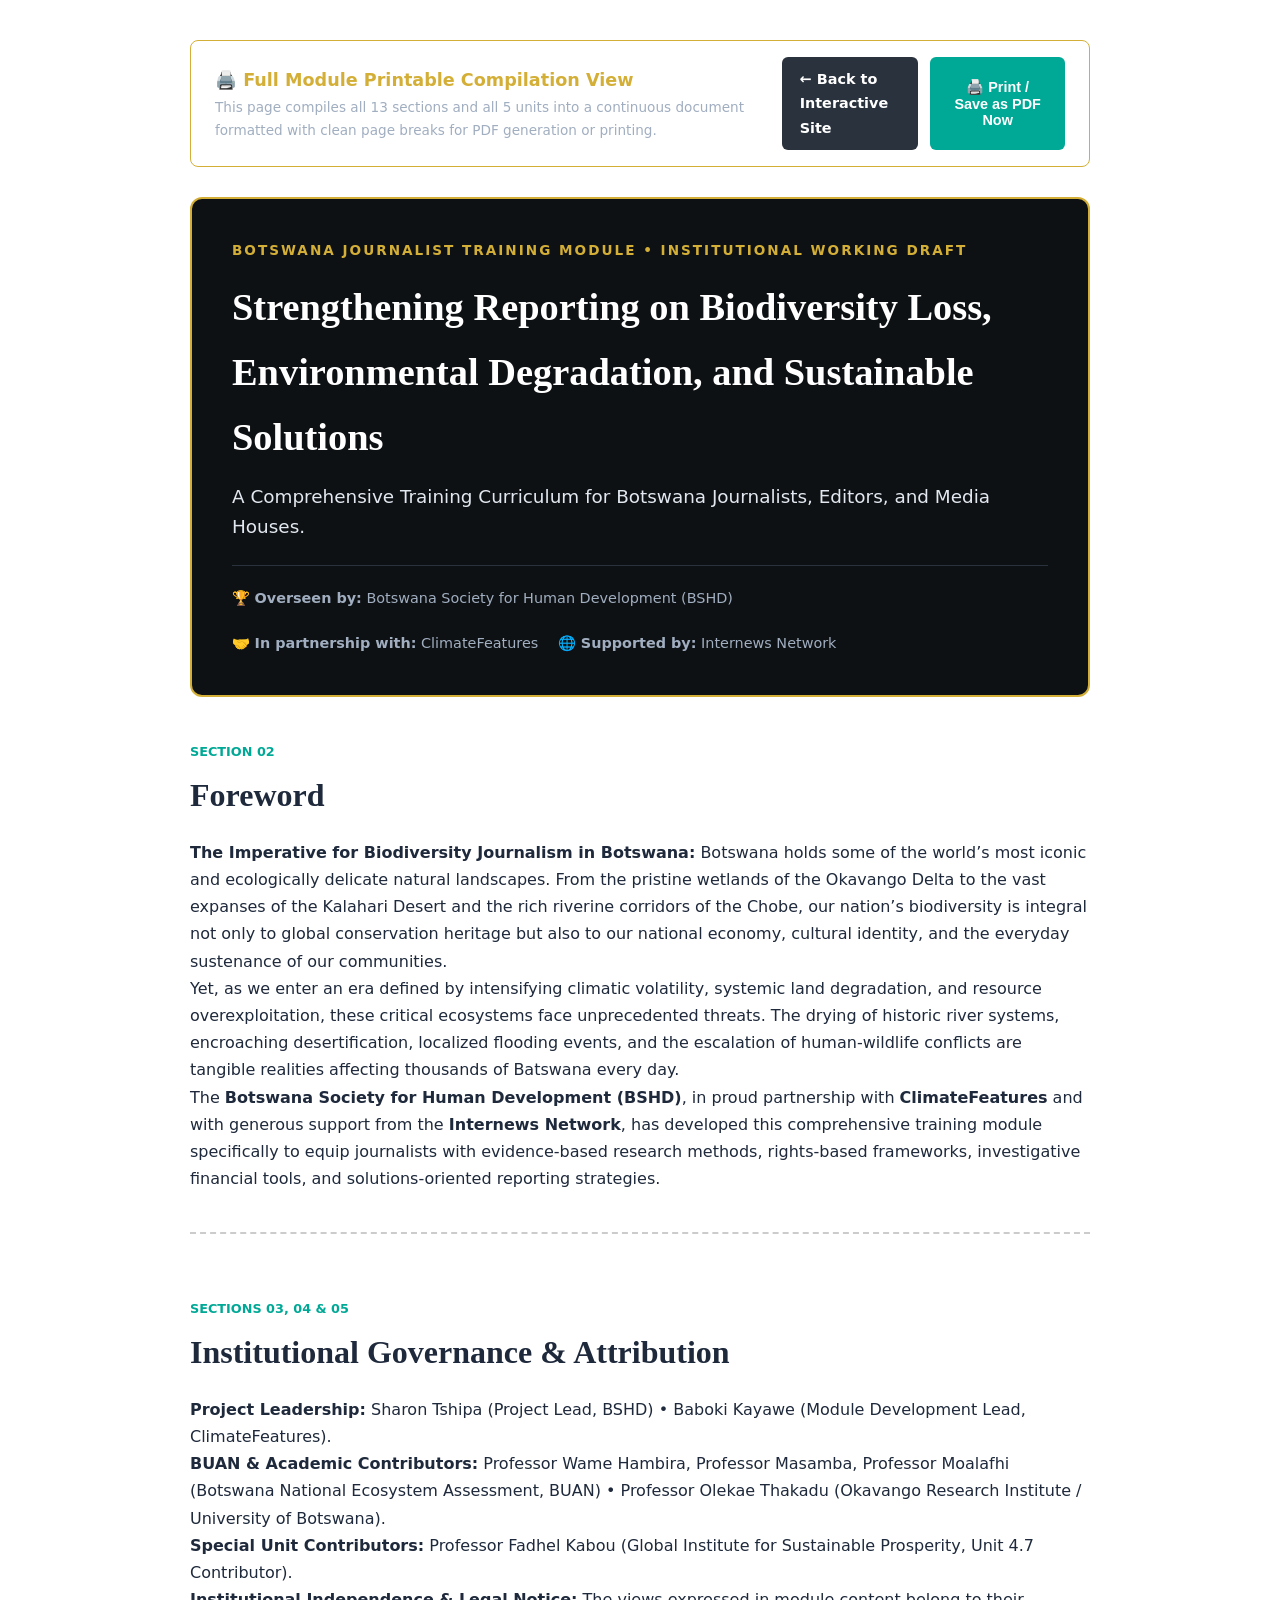
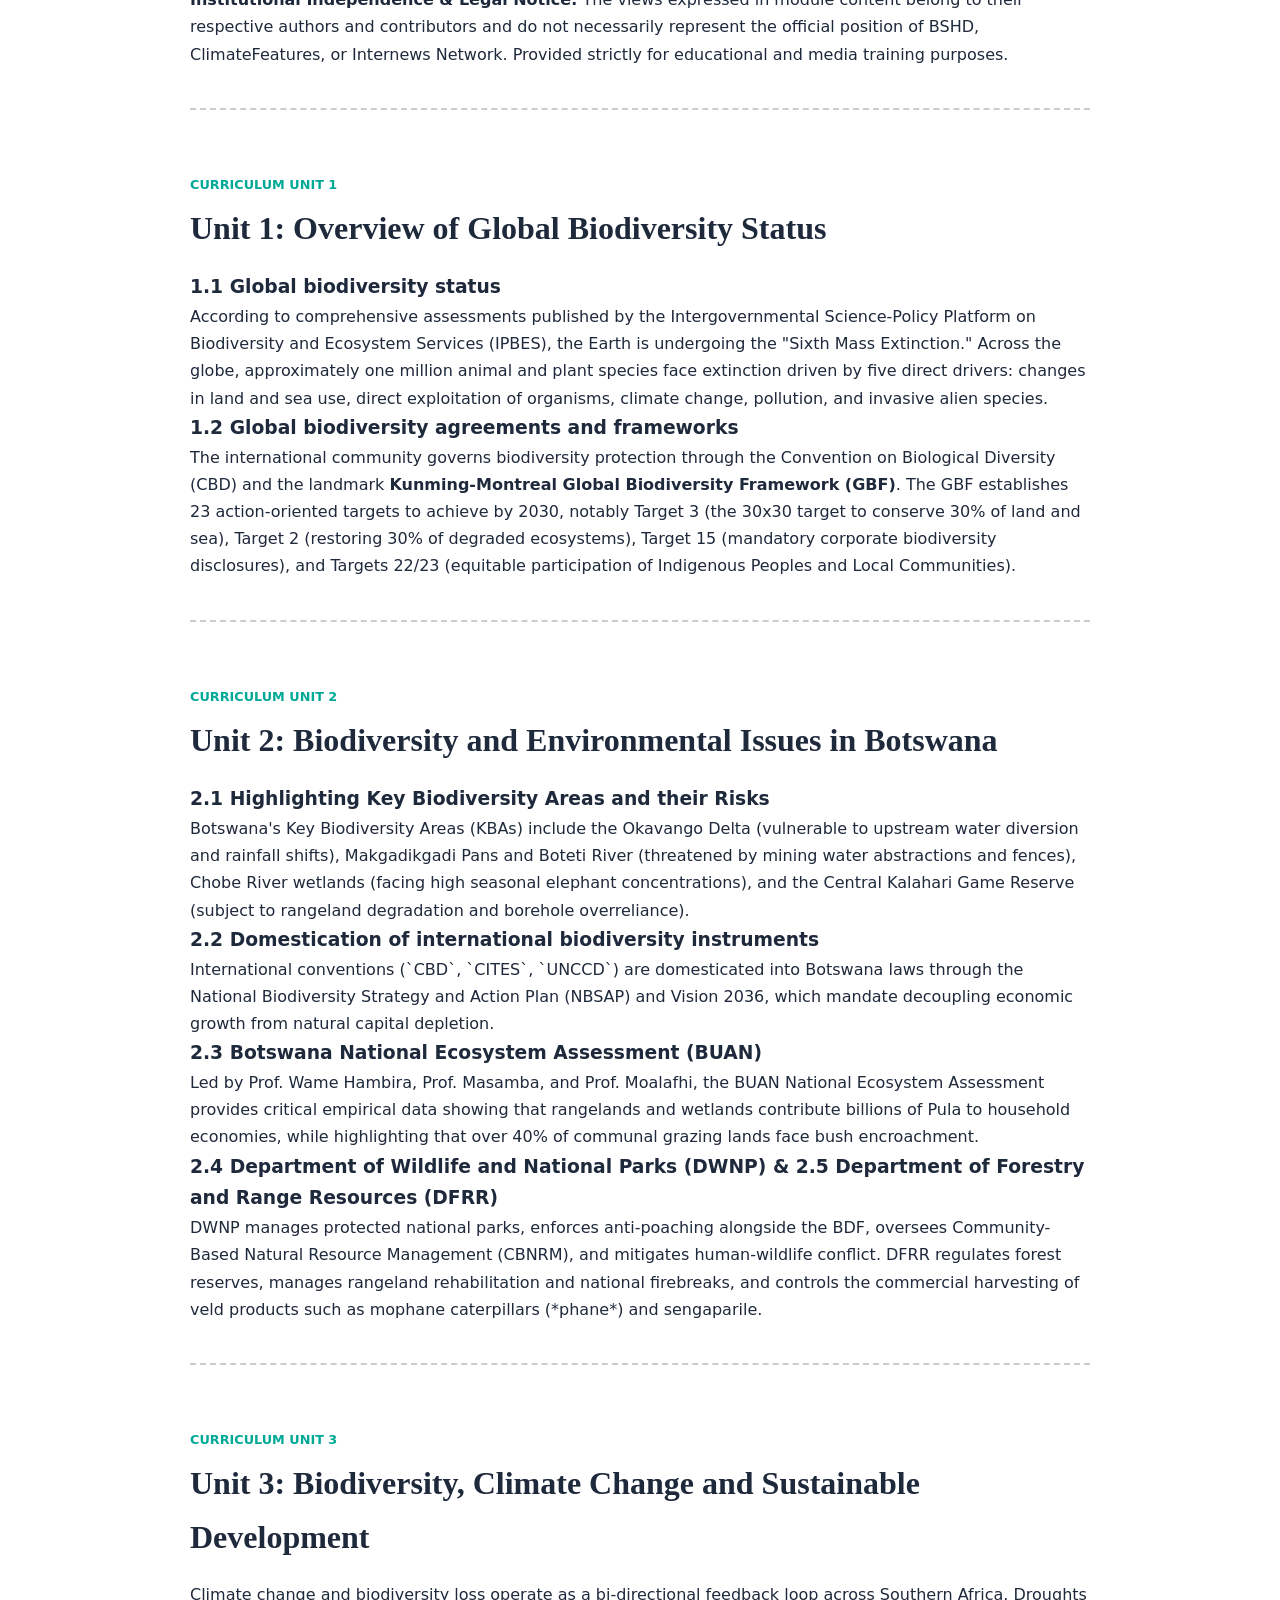
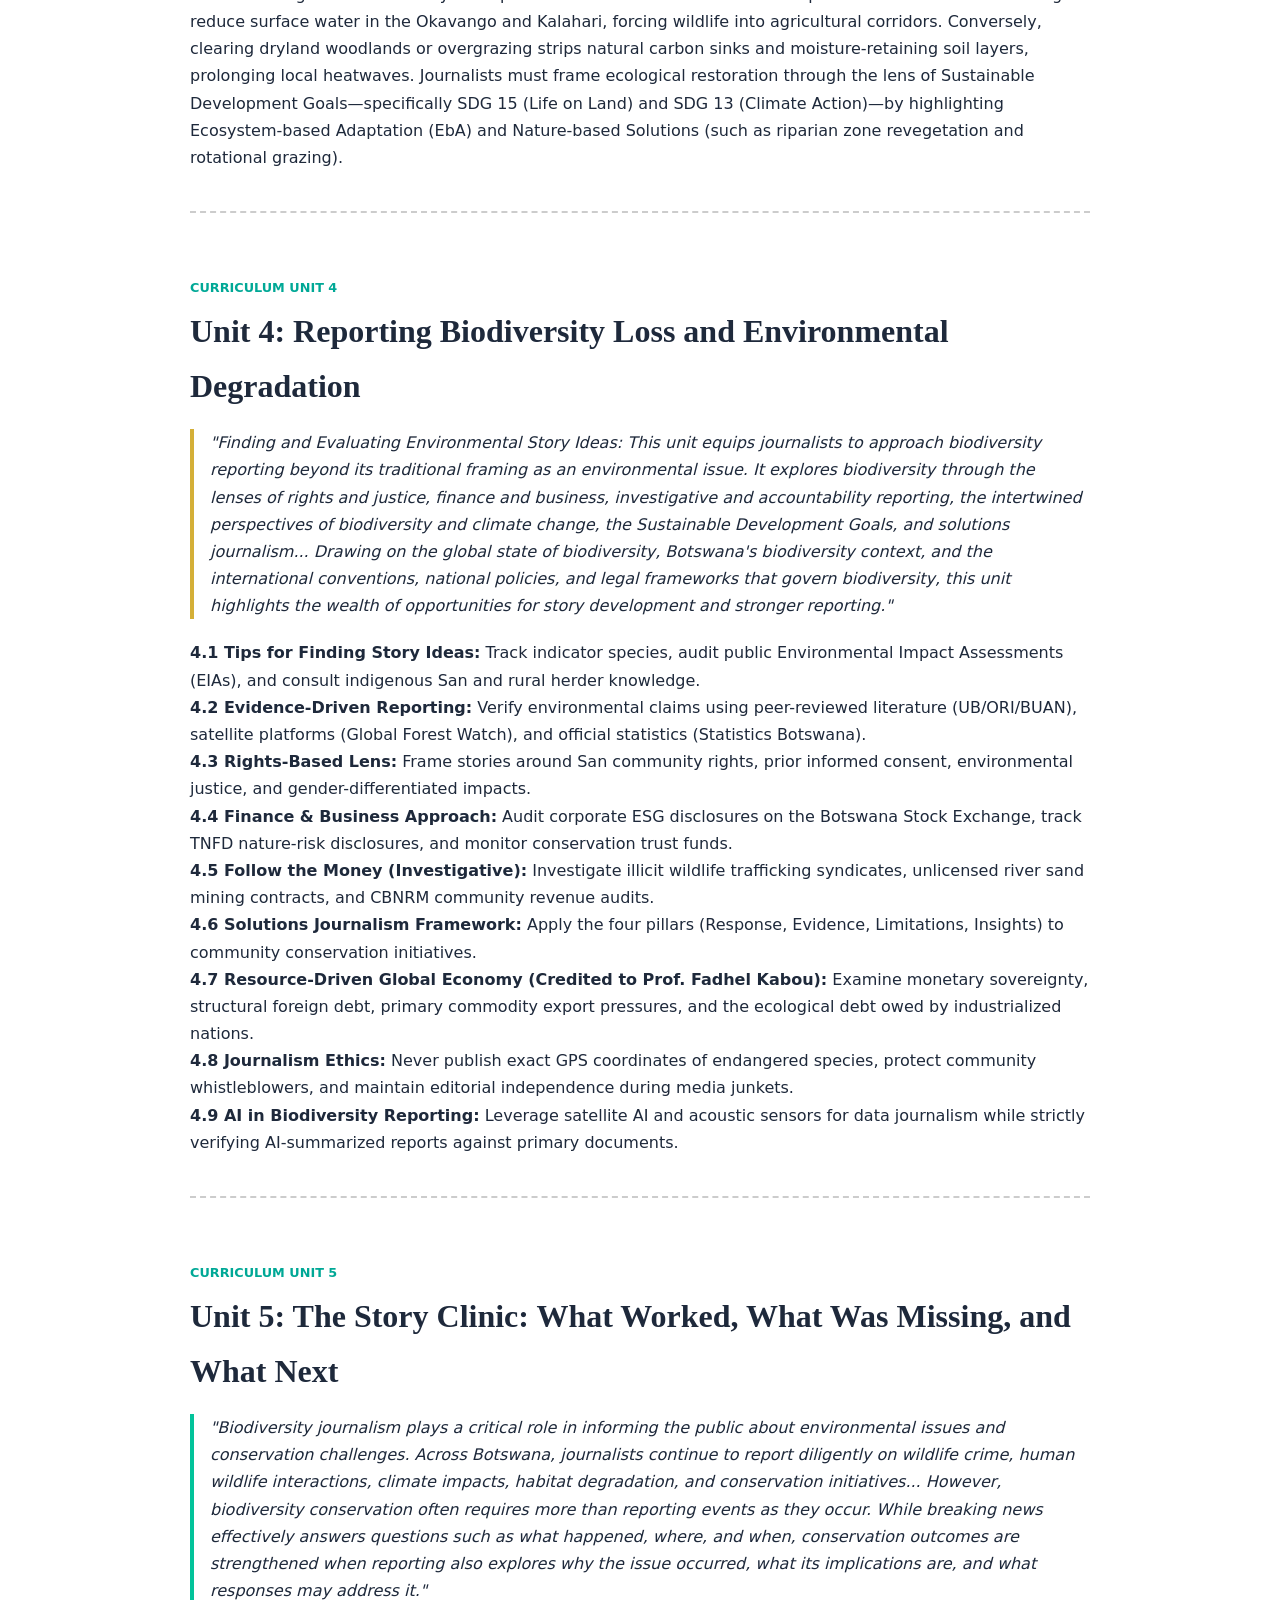
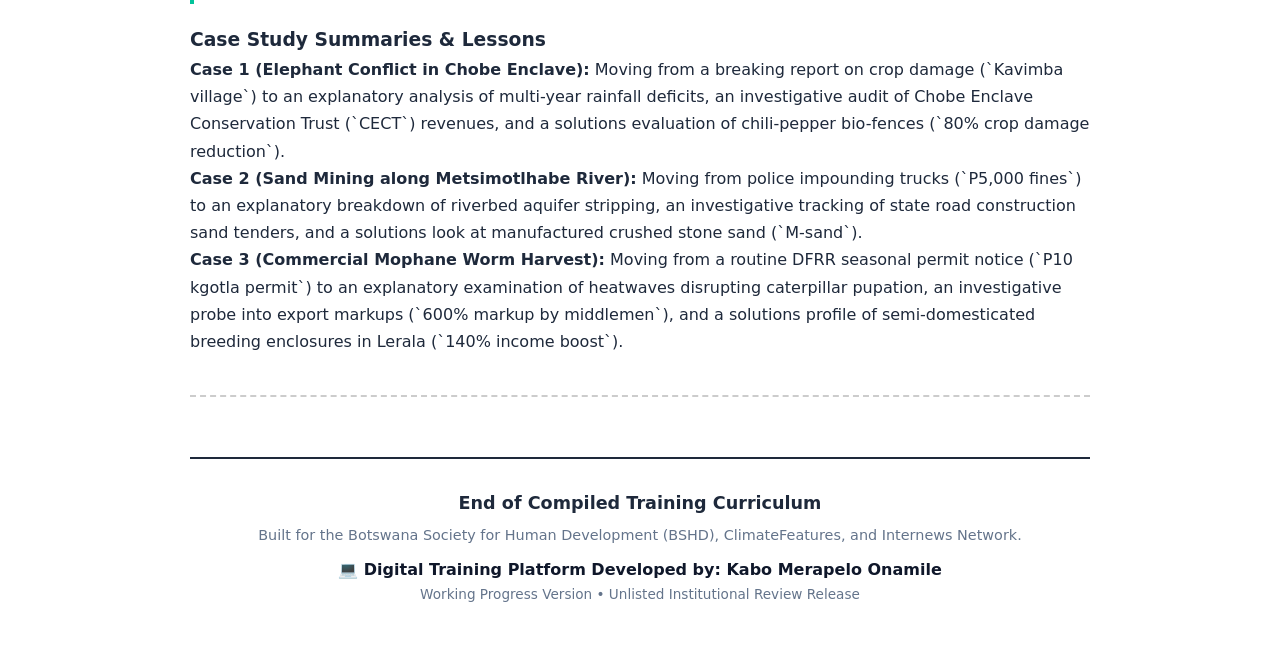
<file: print-module.html>
<!DOCTYPE html>
<html lang="en">
<head>
  <meta charset="UTF-8">
  <meta name="viewport" content="width=device-width, initial-scale=1.0">
  <meta name="robots" content="noindex, nofollow">
  <title>Compiled Full Training Module | BSHD x ClimateFeatures</title>
  <link rel="icon" type="image/svg+xml" href="./assets/images/favicon.svg">
  <link rel="stylesheet" href="./assets/css/style.css">
  <style>
    .print-compilation-header {
      background: #0E1114;
      color: #fff;
      padding: 40px;
      border-radius: 12px;
      margin-bottom: 40px;
      border: 2px solid var(--bshd-gold);
    }
    .print-compilation-header h1 {
      font-family: var(--font-serif);
      font-size: 2.4rem;
      margin-bottom: 12px;
      color: #fff;
    }
    .print-section {
      margin-bottom: 60px;
      padding-bottom: 40px;
      border-bottom: 2px dashed #ccc;
    }
    @media print {
      .print-compilation-header {
        background: #fff !important;
        color: #000 !important;
        border: 2px solid #000 !important;
        page-break-after: always;
      }
      .print-compilation-header h1 {
        color: #000 !important;
      }
      .print-section {
        page-break-before: always;
        border-bottom: none !important;
      }
      .no-print {
        display: none !important;
      }
    }
  </style>
<style>
/* Essential inline fallback so layout and collapsible menus never break before style.css loads */
body { font-family: system-ui, -apple-system, sans-serif; background: #FAFAFA; color: #1A1A2E; margin: 0; padding: 0; }
.sidebar-menu-content { display: none; }
.sidebar-menu-group.open .sidebar-menu-content { display: block !important; }
.sub-nav-list { display: none; }
.nav-item.open .sub-nav-list, .nav-item.active-parent .sub-nav-list { display: block !important; }
#wp-banner { background: #FFF8E1; color: #7A5A00; padding: 8px 20px; border-bottom: 2px solid #F59E0B; display: flex; justify-content: space-between; align-items: center; }
</style>
</head>
<body style="background: #fff; color: #1E293B; padding: 40px;">

<div style="max-width: 900px; margin: 0 auto;">
  
  <!-- Action Bar (Hidden when printing) -->
  <div class="no-print" style="display:flex; justify-content:space-between; align-items:center; background: var(--shell-sidebar); padding: 16px 24px; border-radius: 8px; margin-bottom: 30px; border: 1px solid var(--bshd-gold); color:#fff;">
    <div>
      <h3 style="margin:0; font-size:1.1rem; color:var(--bshd-gold);">🖨️ Full Module Printable Compilation View</h3>
      <p style="margin:0; font-size:0.85rem; color:#A0AEC0;">This page compiles all 13 sections and all 5 units into a continuous document formatted with clean page breaks for PDF generation or printing.</p>
    </div>
    <div style="display:flex; gap:12px;">
      <a href="index.html" style="background:#2A323D; color:#fff; padding:10px 18px; border-radius:6px; text-decoration:none; font-weight:600; font-size:0.9rem;">← Back to Interactive Site</a>
      <button onclick="window.print()" style="background:var(--cf-teal); color:#fff; border:none; padding:10px 22px; border-radius:6px; font-weight:700; cursor:pointer; font-size:0.9rem;">🖨️ Print / Save as PDF Now</button>
    </div>
  </div>

  <!-- Title Page / Cover -->
  <div class="print-compilation-header">
    <div style="text-transform:uppercase; letter-spacing:2px; font-size:0.85rem; color:var(--bshd-gold); font-weight:700; margin-bottom:12px;">
      Botswana Journalist Training Module • Institutional Working Draft
    </div>
    <h1>Strengthening Reporting on Biodiversity Loss, Environmental Degradation, and Sustainable Solutions</h1>
    <p style="font-size:1.15rem; color:#E2E8F0; line-height:1.6; margin-bottom:24px;">
      A Comprehensive Training Curriculum for Botswana Journalists, Editors, and Media Houses.
    </p>
    <div style="display:flex; flex-wrap:wrap; gap:20px; border-top:1px solid #2A323D; padding-top:20px; font-size:0.9rem; color:#A0AEC0;">
      <div>🏆 <strong>Overseen by:</strong> Botswana Society for Human Development (BSHD)</div>
      <div>🤝 <strong>In partnership with:</strong> ClimateFeatures</div>
      <div>🌐 <strong>Supported by:</strong> Internews Network</div>
    </div>
  </div>

  <!-- Compiled Section 02: Foreword -->
  <div class="print-section">
    <span style="font-size:0.8rem; font-weight:700; color:var(--cf-teal); text-transform:uppercase;">Section 02</span>
    <h2 style="font-family:var(--font-serif); font-size:2rem; margin-top:4px; margin-bottom:16px;">Foreword</h2>
    <p><strong>The Imperative for Biodiversity Journalism in Botswana:</strong> Botswana holds some of the world’s most iconic and ecologically delicate natural landscapes. From the pristine wetlands of the Okavango Delta to the vast expanses of the Kalahari Desert and the rich riverine corridors of the Chobe, our nation’s biodiversity is integral not only to global conservation heritage but also to our national economy, cultural identity, and the everyday sustenance of our communities.</p>
    <p>Yet, as we enter an era defined by intensifying climatic volatility, systemic land degradation, and resource overexploitation, these critical ecosystems face unprecedented threats. The drying of historic river systems, encroaching desertification, localized flooding events, and the escalation of human-wildlife conflicts are tangible realities affecting thousands of Batswana every day.</p>
    <p>The <strong>Botswana Society for Human Development (BSHD)</strong>, in proud partnership with <strong>ClimateFeatures</strong> and with generous support from the <strong>Internews Network</strong>, has developed this comprehensive training module specifically to equip journalists with evidence-based research methods, rights-based frameworks, investigative financial tools, and solutions-oriented reporting strategies.</p>
  </div>

  <!-- Compiled Section 03 & 04: Partners & Disclaimer Summary -->
  <div class="print-section">
    <span style="font-size:0.8rem; font-weight:700; color:var(--cf-teal); text-transform:uppercase;">Sections 03, 04 & 05</span>
    <h2 style="font-family:var(--font-serif); font-size:2rem; margin-top:4px; margin-bottom:16px;">Institutional Governance & Attribution</h2>
    <p><strong>Project Leadership:</strong> Sharon Tshipa (Project Lead, BSHD) • Baboki Kayawe (Module Development Lead, ClimateFeatures).</p>
    <p><strong>BUAN & Academic Contributors:</strong> Professor Wame Hambira, Professor Masamba, Professor Moalafhi (Botswana National Ecosystem Assessment, BUAN) • Professor Olekae Thakadu (Okavango Research Institute / University of Botswana).</p>
    <p><strong>Special Unit Contributors:</strong> Professor Fadhel Kabou (Global Institute for Sustainable Prosperity, Unit 4.7 Contributor).</p>
    <p><strong>Institutional Independence & Legal Notice:</strong> The views expressed in module content belong to their respective authors and contributors and do not necessarily represent the official position of BSHD, ClimateFeatures, or Internews Network. Provided strictly for educational and media training purposes.</p>
  </div>

  <!-- Compiled Unit 1 -->
  <div class="print-section">
    <span style="font-size:0.8rem; font-weight:700; color:var(--cf-teal); text-transform:uppercase;">Curriculum Unit 1</span>
    <h2 style="font-family:var(--font-serif); font-size:2rem; margin-top:4px; margin-bottom:16px;">Unit 1: Overview of Global Biodiversity Status</h2>
    <h3>1.1 Global biodiversity status</h3>
    <p>According to comprehensive assessments published by the Intergovernmental Science-Policy Platform on Biodiversity and Ecosystem Services (IPBES), the Earth is undergoing the "Sixth Mass Extinction." Across the globe, approximately one million animal and plant species face extinction driven by five direct drivers: changes in land and sea use, direct exploitation of organisms, climate change, pollution, and invasive alien species.</p>
    <h3>1.2 Global biodiversity agreements and frameworks</h3>
    <p>The international community governs biodiversity protection through the Convention on Biological Diversity (CBD) and the landmark <strong>Kunming-Montreal Global Biodiversity Framework (GBF)</strong>. The GBF establishes 23 action-oriented targets to achieve by 2030, notably Target 3 (the 30x30 target to conserve 30% of land and sea), Target 2 (restoring 30% of degraded ecosystems), Target 15 (mandatory corporate biodiversity disclosures), and Targets 22/23 (equitable participation of Indigenous Peoples and Local Communities).</p>
  </div>

  <!-- Compiled Unit 2 -->
  <div class="print-section">
    <span style="font-size:0.8rem; font-weight:700; color:var(--cf-teal); text-transform:uppercase;">Curriculum Unit 2</span>
    <h2 style="font-family:var(--font-serif); font-size:2rem; margin-top:4px; margin-bottom:16px;">Unit 2: Biodiversity and Environmental Issues in Botswana</h2>
    <h3>2.1 Highlighting Key Biodiversity Areas and their Risks</h3>
    <p>Botswana's Key Biodiversity Areas (KBAs) include the Okavango Delta (vulnerable to upstream water diversion and rainfall shifts), Makgadikgadi Pans and Boteti River (threatened by mining water abstractions and fences), Chobe River wetlands (facing high seasonal elephant concentrations), and the Central Kalahari Game Reserve (subject to rangeland degradation and borehole overreliance).</p>
    <h3>2.2 Domestication of international biodiversity instruments</h3>
    <p>International conventions (`CBD`, `CITES`, `UNCCD`) are domesticated into Botswana laws through the National Biodiversity Strategy and Action Plan (NBSAP) and Vision 2036, which mandate decoupling economic growth from natural capital depletion.</p>
    <h3>2.3 Botswana National Ecosystem Assessment (BUAN)</h3>
    <p>Led by Prof. Wame Hambira, Prof. Masamba, and Prof. Moalafhi, the BUAN National Ecosystem Assessment provides critical empirical data showing that rangelands and wetlands contribute billions of Pula to household economies, while highlighting that over 40% of communal grazing lands face bush encroachment.</p>
    <h3>2.4 Department of Wildlife and National Parks (DWNP) & 2.5 Department of Forestry and Range Resources (DFRR)</h3>
    <p>DWNP manages protected national parks, enforces anti-poaching alongside the BDF, oversees Community-Based Natural Resource Management (CBNRM), and mitigates human-wildlife conflict. DFRR regulates forest reserves, manages rangeland rehabilitation and national firebreaks, and controls the commercial harvesting of veld products such as mophane caterpillars (*phane*) and sengaparile.</p>
  </div>

  <!-- Compiled Unit 3 -->
  <div class="print-section">
    <span style="font-size:0.8rem; font-weight:700; color:var(--cf-teal); text-transform:uppercase;">Curriculum Unit 3</span>
    <h2 style="font-family:var(--font-serif); font-size:2rem; margin-top:4px; margin-bottom:16px;">Unit 3: Biodiversity, Climate Change and Sustainable Development</h2>
    <p>Climate change and biodiversity loss operate as a bi-directional feedback loop across Southern Africa. Droughts reduce surface water in the Okavango and Kalahari, forcing wildlife into agricultural corridors. Conversely, clearing dryland woodlands or overgrazing strips natural carbon sinks and moisture-retaining soil layers, prolonging local heatwaves. Journalists must frame ecological restoration through the lens of Sustainable Development Goals—specifically SDG 15 (Life on Land) and SDG 13 (Climate Action)—by highlighting Ecosystem-based Adaptation (EbA) and Nature-based Solutions (such as riparian zone revegetation and rotational grazing).</p>
  </div>

  <!-- Compiled Unit 4 -->
  <div class="print-section">
    <span style="font-size:0.8rem; font-weight:700; color:var(--cf-teal); text-transform:uppercase;">Curriculum Unit 4</span>
    <h2 style="font-family:var(--font-serif); font-size:2rem; margin-top:4px; margin-bottom:16px;">Unit 4: Reporting Biodiversity Loss and Environmental Degradation</h2>
    <div style="border-left: 4px solid var(--bshd-gold); padding-left: 16px; margin-bottom: 20px; font-style: italic;">
      "Finding and Evaluating Environmental Story Ideas: This unit equips journalists to approach biodiversity reporting beyond its traditional framing as an environmental issue. It explores biodiversity through the lenses of rights and justice, finance and business, investigative and accountability reporting, the intertwined perspectives of biodiversity and climate change, the Sustainable Development Goals, and solutions journalism... Drawing on the global state of biodiversity, Botswana's biodiversity context, and the international conventions, national policies, and legal frameworks that govern biodiversity, this unit highlights the wealth of opportunities for story development and stronger reporting."
    </div>
    <p><strong>4.1 Tips for Finding Story Ideas:</strong> Track indicator species, audit public Environmental Impact Assessments (EIAs), and consult indigenous San and rural herder knowledge.<br>
    <strong>4.2 Evidence-Driven Reporting:</strong> Verify environmental claims using peer-reviewed literature (UB/ORI/BUAN), satellite platforms (Global Forest Watch), and official statistics (Statistics Botswana).<br>
    <strong>4.3 Rights-Based Lens:</strong> Frame stories around San community rights, prior informed consent, environmental justice, and gender-differentiated impacts.<br>
    <strong>4.4 Finance & Business Approach:</strong> Audit corporate ESG disclosures on the Botswana Stock Exchange, track TNFD nature-risk disclosures, and monitor conservation trust funds.<br>
    <strong>4.5 Follow the Money (Investigative):</strong> Investigate illicit wildlife trafficking syndicates, unlicensed river sand mining contracts, and CBNRM community revenue audits.<br>
    <strong>4.6 Solutions Journalism Framework:</strong> Apply the four pillars (Response, Evidence, Limitations, Insights) to community conservation initiatives.<br>
    <strong>4.7 Resource-Driven Global Economy (Credited to Prof. Fadhel Kabou):</strong> Examine monetary sovereignty, structural foreign debt, primary commodity export pressures, and the ecological debt owed by industrialized nations.<br>
    <strong>4.8 Journalism Ethics:</strong> Never publish exact GPS coordinates of endangered species, protect community whistleblowers, and maintain editorial independence during media junkets.<br>
    <strong>4.9 AI in Biodiversity Reporting:</strong> Leverage satellite AI and acoustic sensors for data journalism while strictly verifying AI-summarized reports against primary documents.</p>
  </div>

  <!-- Compiled Unit 5 -->
  <div class="print-section">
    <span style="font-size:0.8rem; font-weight:700; color:var(--cf-teal); text-transform:uppercase;">Curriculum Unit 5</span>
    <h2 style="font-family:var(--font-serif); font-size:2rem; margin-top:4px; margin-bottom:16px;">Unit 5: The Story Clinic: What Worked, What Was Missing, and What Next</h2>
    <div style="border-left: 4px solid var(--cf-green); padding-left: 16px; margin-bottom: 20px; font-style: italic;">
      "Biodiversity journalism plays a critical role in informing the public about environmental issues and conservation challenges. Across Botswana, journalists continue to report diligently on wildlife crime, human wildlife interactions, climate impacts, habitat degradation, and conservation initiatives... However, biodiversity conservation often requires more than reporting events as they occur. While breaking news effectively answers questions such as what happened, where, and when, conservation outcomes are strengthened when reporting also explores why the issue occurred, what its implications are, and what responses may address it."
    </div>
    <h3>Case Study Summaries & Lessons</h3>
    <p><strong>Case 1 (Elephant Conflict in Chobe Enclave):</strong> Moving from a breaking report on crop damage (`Kavimba village`) to an explanatory analysis of multi-year rainfall deficits, an investigative audit of Chobe Enclave Conservation Trust (`CECT`) revenues, and a solutions evaluation of chili-pepper bio-fences (`80% crop damage reduction`).</p>
    <p><strong>Case 2 (Sand Mining along Metsimotlhabe River):</strong> Moving from police impounding trucks (`P5,000 fines`) to an explanatory breakdown of riverbed aquifer stripping, an investigative tracking of state road construction sand tenders, and a solutions look at manufactured crushed stone sand (`M-sand`).</p>
    <p><strong>Case 3 (Commercial Mophane Worm Harvest):</strong> Moving from a routine DFRR seasonal permit notice (`P10 kgotla permit`) to an explanatory examination of heatwaves disrupting caterpillar pupation, an investigative probe into export markups (`600% markup by middlemen`), and a solutions profile of semi-domesticated breeding enclosures in Lerala (`140% income boost`).</p>
  </div>

  <!-- Closing Sign-off -->
  <div style="text-align: center; margin-top: 60px; padding-top: 30px; border-top: 2px solid #1E293B;">
    <p style="font-weight:700; font-size:1.1rem; margin-bottom:4px;">End of Compiled Training Curriculum</p>
    <p style="font-size:0.9rem; color:#64748B;">Built for the Botswana Society for Human Development (BSHD), ClimateFeatures, and Internews Network.</p><p style="font-weight:600; color:#0F172A; margin-top:8px;">💻 Digital Training Platform Developed by: Kabo Merapelo Onamile</p>
    <p style="font-size:0.85rem; color:#64748B;">Working Progress Version • Unlisted Institutional Review Release</p>
  </div>

</div>

</body>
</html>
</file>
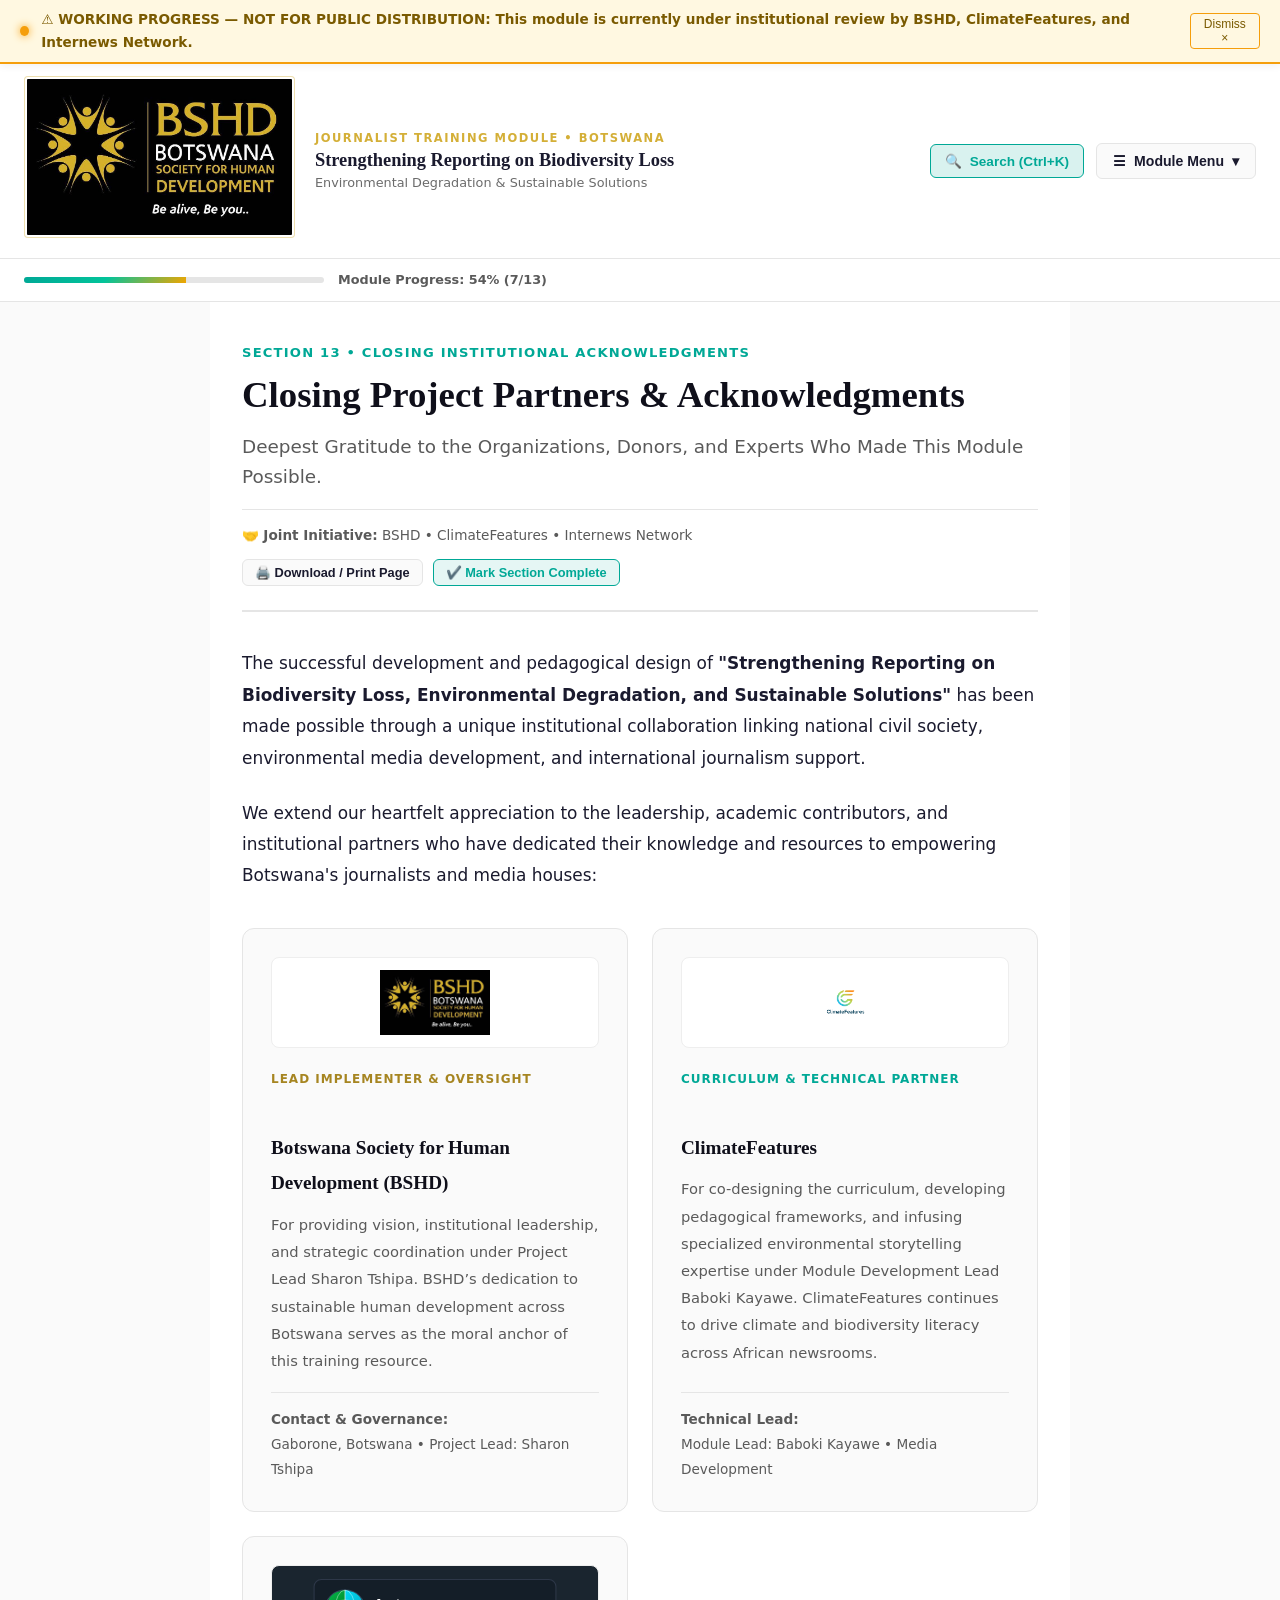
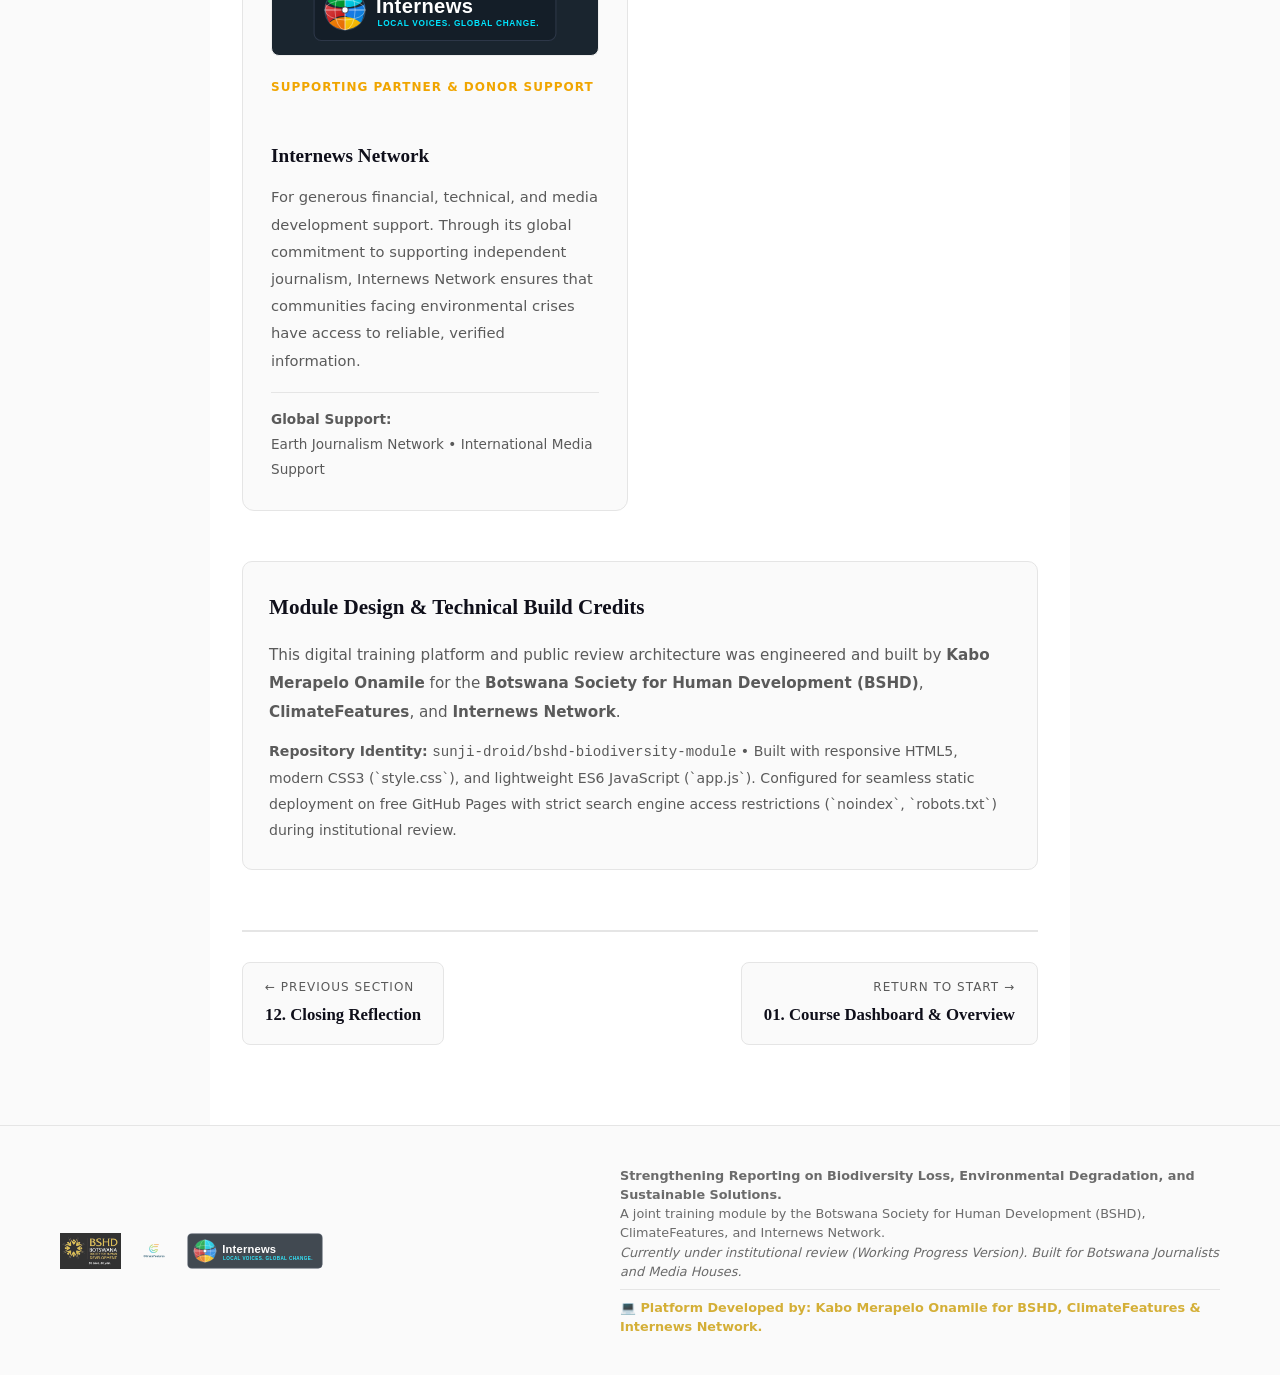
<file: project-partners.html>
<!DOCTYPE html>
<html lang="en">
<head>
  <meta charset="UTF-8">
  <meta name="viewport" content="width=device-width, initial-scale=1.0">
  <meta name="robots" content="noindex, nofollow">
  <title>Closing Project Partners & Acknowledgments | BSHD x ClimateFeatures</title>
  <link rel="icon" type="image/svg+xml" href="./assets/images/favicon.svg">
  <link rel="stylesheet" href="./assets/css/style.css">
<style>
/* Essential inline fallback so layout and collapsible menus never break before style.css loads */
body { font-family: system-ui, -apple-system, sans-serif; background: #FAFAFA; color: #1A1A2E; margin: 0; padding: 0; }
.gnav-panel { display: none; }
.gnav-menu.open .gnav-panel { display: block !important; }
.gnav-sub-list { display: none; }
.gnav-parent.open .gnav-sub-list { display: block !important; }
#wp-banner { background: #FFF8E1; color: #7A5A00; padding: 8px 20px; border-bottom: 2px solid #F59E0B; display: flex; justify-content: space-between; align-items: center; }
</style>
</head>
<body data-page-id="project-partners">

<div id="wp-banner">
  <div class="banner-content">
    <span class="pulse-dot"></span>
    <span>⚠️ WORKING PROGRESS — NOT FOR PUBLIC DISTRIBUTION: This module is currently under institutional review by BSHD, ClimateFeatures, and Internews Network.</span>
  </div>
  <button id="dismiss-wp-banner" class="banner-close" title="Dismiss warning for this session">Dismiss ×</button>
</div>

<header class="site-header">
  <div class="header-brand">
    <div class="header-logos">
      <a href="index.html" title="Botswana Society for Human Development">
        <img src="./assets/images/bshd-logo.jpg" alt="BSHD Logo" class="header-logo-bshd">
      </a>
    </div>
    <div class="header-title-box">
      <span class="module-tag">Journalist Training Module • Botswana</span>
      <h1>Strengthening Reporting on Biodiversity Loss</h1>
      <span class="header-subtitle">Environmental Degradation & Sustainable Solutions</span>
    </div>
  </div>

  <div class="header-actions">
    <button id="search-trigger-btn" class="btn-header btn-search">
      🔍 <span>Search (Ctrl+K)</span>
    </button>

    <div class="gnav-menu" id="gnav-menu">
      <button class="gnav-trigger" id="gnav-trigger" aria-haspopup="true" aria-expanded="false">
        ☰ <span>Module Menu</span> ▾
      </button>
      <div class="gnav-panel">
        <a href="index.html" class="gnav-link">🏠 Home</a>

        <span class="gnav-group-label">Course Platform & Overview</span>
        <a href="overview.html" class="gnav-link">Course Dashboard</a>
        <a href="foreword.html" class="gnav-link">Foreword</a>
        <a href="partners.html" class="gnav-link">Main Project Partners</a>
        <a href="disclaimer.html" class="gnav-link">Disclaimer</a>
        <a href="attribution.html" class="gnav-link">Attribution</a>
        <a href="glossary.html" class="gnav-link">Glossary of Terms</a>

        <hr>
        <span class="gnav-group-label">Curriculum Units 1–5</span>

        <div class="gnav-parent">
          <div class="gnav-parent-row">
            <a href="unit1.html" class="gnav-link">Unit 1: Global Biodiversity</a>
            <button class="gnav-parent-toggle" aria-label="Toggle Unit 1 subsections">▾</button>
          </div>
          <div class="gnav-sub-list">
            <a href="unit1.html#1-1" class="gnav-sub-link">1.1 Global Biodiversity Status</a>
            <a href="unit1.html#1-2" class="gnav-sub-link">1.2 Agreements & Frameworks</a>
          </div>
        </div>

        <div class="gnav-parent">
          <div class="gnav-parent-row">
            <a href="unit2.html" class="gnav-link">Unit 2: Botswana Issues</a>
            <button class="gnav-parent-toggle" aria-label="Toggle Unit 2 subsections">▾</button>
          </div>
          <div class="gnav-sub-list">
            <a href="unit2.html#2-1" class="gnav-sub-link">2.1 Key Biodiversity Areas & Risks</a>
            <a href="unit2.html#2-2" class="gnav-sub-link">2.2 Domestication of Instruments</a>
            <a href="unit2.html#2-3" class="gnav-sub-link">2.3 BUAN Ecosystem Assessment</a>
            <a href="unit2.html#2-4" class="gnav-sub-link">2.4 Dept. Wildlife & National Parks</a>
            <a href="unit2.html#2-5" class="gnav-sub-link">2.5 Dept. Forestry & Range Resources</a>
          </div>
        </div>

        <a href="unit3.html" class="gnav-link">Unit 3: Climate & SD Nexus</a>

        <div class="gnav-parent">
          <div class="gnav-parent-row">
            <a href="unit4.html" class="gnav-link">Unit 4: Reporting Practice</a>
            <button class="gnav-parent-toggle" aria-label="Toggle Unit 4 subsections">▾</button>
          </div>
          <div class="gnav-sub-list">
            <a href="unit4.html#4-1" class="gnav-sub-link">4.1 Tips for Finding Story Ideas</a>
            <a href="unit4.html#4-2" class="gnav-sub-link">4.2 Evidence-Driven Reporting</a>
            <a href="unit4.html#4-3" class="gnav-sub-link">4.3 Rights-Based Lens</a>
            <a href="unit4.html#4-4" class="gnav-sub-link">4.4 Finance & Business Approach</a>
            <a href="unit4.html#4-5" class="gnav-sub-link">4.5 Follow the Money (Investigative)</a>
            <a href="unit4.html#4-6" class="gnav-sub-link">4.6 Solutions Journalism Framework</a>
            <a href="unit4.html#4-7" class="gnav-sub-link">4.7 Resource-Driven Economy (Prof Kabou)</a>
            <a href="unit4.html#4-8" class="gnav-sub-link">4.8 Journalism Ethics</a>
            <a href="unit4.html#4-9" class="gnav-sub-link">4.9 AI in Biodiversity Reporting</a>
          </div>
        </div>

        <a href="unit5.html" class="gnav-link">Unit 5: The Story Clinic</a>

        <hr>
        <a href="closing-reflection.html" class="gnav-link">Closing Reflection</a>
        <a href="project-partners.html" class="gnav-link">Closing Partners & Credits</a>

        <hr>
        <div class="gnav-parent">
          <div class="gnav-parent-row">
            <span class="gnav-link gnav-static">⚙️ Settings</span>
            <button class="gnav-parent-toggle" aria-label="Toggle Settings">▾</button>
          </div>
          <div class="gnav-sub-list">
            <button id="theme-toggle-btn" class="gnav-sub-link gnav-sub-btn" title="Toggle Reading Canvas Theme">🌙 <span style="font-size:0.85rem">Dark Canvas</span></button>
            <a href="print-module.html" class="gnav-sub-link">🖨️ Print Full Module</a>
            <button id="reset-progress-btn" class="gnav-sub-link gnav-sub-btn" title="Clear locally stored progress checks">↻ Reset Progress</button>
            <button class="gnav-sub-link gnav-sub-btn settings-trigger-btn" title="Open Module Settings & UI Control">⚙️ More Preferences…</button>
          </div>
        </div>
      </div>
    </div>
  </div>
</header>

<div class="reading-progress-bar" title="Module Reading Progress Tracker">
  <div class="reading-progress-track">
    <div id="header-progress-fill" class="reading-progress-fill"></div>
  </div>
  <span id="header-progress-text" class="reading-progress-text">Module Progress: 0%</span>
</div>

<div class="module-container">
  <main class="main-content">
    <div class="article-header">
      <span class="article-breadcrumb">Section 13 • Closing Institutional Acknowledgments</span>
      <h1 class="article-title">Closing Project Partners & Acknowledgments</h1>
      <p class="article-subtitle">Deepest Gratitude to the Organizations, Donors, and Experts Who Made This Module Possible.</p>
      
      <div class="article-meta-bar">
        <div class="meta-item">
          <span>🤝 <strong>Joint Initiative:</strong> BSHD • ClimateFeatures • Internews Network</span>
        </div>
        <div class="meta-actions">
          <button onclick="window.print()" class="btn-meta">🖨️ Download / Print Page</button>
          <button id="mark-complete-btn" class="btn-meta btn-mark-read">✔️ Mark Section Complete</button>
        </div>
      </div>
    </div>

    <div class="article-body">
      <p>
        The successful development and pedagogical design of <strong>"Strengthening Reporting on Biodiversity Loss, Environmental Degradation, and Sustainable Solutions"</strong> has been made possible through a unique institutional collaboration linking national civil society, environmental media development, and international journalism support.
      </p>

      <p>
        We extend our heartfelt appreciation to the leadership, academic contributors, and institutional partners who have dedicated their knowledge and resources to empowering Botswana's journalists and media houses:
      </p>

      <!-- Closing Partner Showcase Cards -->
      <div class="partner-grid" style="margin-top: 36px;">
        <!-- Card 1: BSHD -->
        <div class="partner-card">
          <div class="partner-card-header">
            <img src="./assets/images/bshd-logo.jpg" alt="BSHD Logo">
          </div>
          <span class="partner-tag" style="color: var(--bshd-gold-dark);">Lead Implementer & Oversight</span>
          <h3>Botswana Society for Human Development (BSHD)</h3>
          <p>
            For providing vision, institutional leadership, and strategic coordination under Project Lead Sharon Tshipa. BSHD’s dedication to sustainable human development across Botswana serves as the moral anchor of this training resource.
          </p>
          <div style="border-top: 1px solid var(--canvas-border); padding-top: 14px; font-size: 0.85rem; color: var(--text-muted);">
            <strong>Contact & Governance:</strong><br>
            Gaborone, Botswana • Project Lead: Sharon Tshipa
          </div>
        </div>

        <!-- Card 2: ClimateFeatures -->
        <div class="partner-card">
          <div class="partner-card-header">
            <img src="./assets/images/cf-logo.png" alt="ClimateFeatures Logo">
          </div>
          <span class="partner-tag" style="color: var(--cf-teal);">Curriculum & Technical Partner</span>
          <h3>ClimateFeatures</h3>
          <p>
            For co-designing the curriculum, developing pedagogical frameworks, and infusing specialized environmental storytelling expertise under Module Development Lead Baboki Kayawe. ClimateFeatures continues to drive climate and biodiversity literacy across African newsrooms.
          </p>
          <div style="border-top: 1px solid var(--canvas-border); padding-top: 14px; font-size: 0.85rem; color: var(--text-muted);">
            <strong>Technical Lead:</strong><br>
            Module Lead: Baboki Kayawe • Media Development
          </div>
        </div>

        <!-- Card 3: Internews Network -->
        <div class="partner-card">
          <div class="partner-card-header" style="background: #1a252f;">
            <img src="./assets/images/internews-logo.svg" alt="Internews Network Logo">
          </div>
          <span class="partner-tag" style="color: #F0A500;">Supporting Partner & Donor Support</span>
          <h3>Internews Network</h3>
          <p>
            For generous financial, technical, and media development support. Through its global commitment to supporting independent journalism, Internews Network ensures that communities facing environmental crises have access to reliable, verified information.
          </p>
          <div style="border-top: 1px solid var(--canvas-border); padding-top: 14px; font-size: 0.85rem; color: var(--text-muted);">
            <strong>Global Support:</strong><br>
            Earth Journalism Network • International Media Support
          </div>
        </div>
      </div>

      <!-- Closing Note & Technical Credits -->
      <div style="margin-top: 50px; background: var(--canvas-card); border: 1px solid var(--canvas-border); border-radius: 10px; padding: 26px;">
        <h3 style="margin-top:0; color: var(--heading-color);">Module Design & Technical Build Credits</h3>
        <p style="margin-bottom: 12px; font-size: 0.95rem; color: var(--text-muted);">
          This digital training platform and public review architecture was engineered and built by <strong>Kabo Merapelo Onamile</strong> for the <strong>Botswana Society for Human Development (BSHD)</strong>, <strong>ClimateFeatures</strong>, and <strong>Internews Network</strong>.
        </p>
        <p style="margin-bottom: 0; font-size: 0.88rem; color: var(--text-muted);">
          <strong>Repository Identity:</strong> <code>sunji-droid/bshd-biodiversity-module</code> • Built with responsive HTML5, modern CSS3 (`style.css`), and lightweight ES6 JavaScript (`app.js`). Configured for seamless static deployment on free GitHub Pages with strict search engine access restrictions (`noindex`, `robots.txt`) during institutional review.
        </p>
      </div>

    </div>

    <!-- Page Pagination -->
    <nav class="page-pagination">
      <a href="closing-reflection.html" class="pagination-link prev">
        <span class="pagination-label">← Previous Section</span>
        <span class="pagination-title">12. Closing Reflection</span>
      </a>
      <a href="index.html" class="pagination-link next">
        <span class="pagination-label">Return to Start →</span>
        <span class="pagination-title">01. Course Dashboard & Overview</span>
      </a>
    </nav>
  </main>
</div>

<!-- Search Modal -->
<div id="search-modal-overlay" class="search-modal-overlay">
  <div class="search-modal">
    <div class="search-modal-header">
      <span style="font-size: 1.3rem;">🔍</span>
      <input type="text" id="search-input" placeholder="Search topics, terms, institutions (e.g., Okavango, DWNP, Prof Kabou)..." autocomplete="off">
      <button id="btn-close-search" class="btn-close-modal" aria-label="Close Search">×</button>
    </div>
    <div id="search-results-list" class="search-results-list"></div>
  </div>
</div>

<!-- Settings & UI Control Modal Overlay -->
<div id="settings-modal-overlay" class="settings-modal-overlay">
  <div class="settings-modal">
    <div class="settings-modal-header">
      <h3>⚙️ Module Preferences & Accessibility Settings</h3>
      <button id="btn-close-settings" class="btn-close-modal" aria-label="Close Settings">×</button>
    </div>
    <div class="settings-modal-body">
      <div class="settings-group">
        <span class="settings-group-title">🎨 Reading Canvas Theme</span>
        <div class="settings-options-grid">
          <button class="settings-btn active" data-setting="theme" data-value="light">☀️ Light Editorial</button>
          <button class="settings-btn" data-setting="theme" data-value="dark">🌙 Dark Institutional</button>
          <button class="settings-btn" data-setting="theme" data-value="sepia">📜 Sepia (Warm Field Mode)</button>
        </div>
      </div>
      <div class="settings-group">
        <span class="settings-group-title">🔤 Text Scaling & Font Size</span>
        <div class="settings-options-grid">
          <button class="settings-btn" data-setting="fontSize" data-value="sm">A- Small (90%)</button>
          <button class="settings-btn active" data-setting="fontSize" data-value="md">A Standard (100%)</button>
          <button class="settings-btn" data-setting="fontSize" data-value="lg">A+ Large (115%)</button>
          <button class="settings-btn" data-setting="fontSize" data-value="xl">A++ Extra Large (130%)</button>
        </div>
      </div>
      <div class="settings-group">
        <span class="settings-group-title">🖋️ Typography & Legibility</span>
        <div class="settings-options-grid">
          <button class="settings-btn active" data-setting="fontStyle" data-value="serif">Editorial Serif</button>
          <button class="settings-btn" data-setting="fontStyle" data-value="sans">Modern Sans-Serif</button>
          <button class="settings-btn" data-setting="fontStyle" data-value="dyslexic">Wide Spacing (High Legibility)</button>
        </div>
      </div>
      <div class="settings-group">
        <span class="settings-group-title">📶 Field & Bandwidth Optimizations</span>
        <div class="settings-row-toggle">
          <div>
            <div class="settings-toggle-label">Low-Bandwidth / Data Saver Mode</div>
            <div class="settings-toggle-sub">Disables animations and background effects for slow rural 3G/4G field connections across Botswana.</div>
          </div>
          <input type="checkbox" id="toggle-data-saver" style="width:20px; height:20px; cursor:pointer;">
        </div>
      </div>
      <div class="settings-group" style="border:none; padding-top:10px;">
        <button id="export-settings-btn" class="settings-btn" style="background:var(--cf-teal); color:#fff; border:none; width:100%; justify-content:center; padding:10px;">
          📥 Backup Reading Progress & Preferences (JSON)
        </button>
      </div>
    </div>
  </div>
</div>

<footer class="site-footer">
  <div class="footer-content">
    <div class="footer-logos">
      <img src="./assets/images/bshd-logo.jpg" alt="BSHD Logo">
      <img src="./assets/images/cf-logo.png" alt="ClimateFeatures Logo">
      <img src="./assets/images/internews-logo.svg" alt="Internews Network Logo">
    </div>
    <div class="footer-disclaimer">
      <strong>Strengthening Reporting on Biodiversity Loss, Environmental Degradation, and Sustainable Solutions.</strong><br>
      A joint training module by the Botswana Society for Human Development (BSHD), ClimateFeatures, and Internews Network.<br>
      <em>Currently under institutional review (Working Progress Version). Built for Botswana Journalists and Media Houses.</em><br><span style="display:inline-block; margin-top:8px; padding-top:8px; border-top:1px solid var(--canvas-border); color:#D4AF37; font-weight:600;">💻 Platform Developed by: Kabo Merapelo Onamile for BSHD, ClimateFeatures & Internews Network.</span>
    </div>
  </div>
</footer>

<script src="./assets/js/search-data.js"></script>
<script src="./assets/js/app.js"></script>
</body>
</html>
</file>
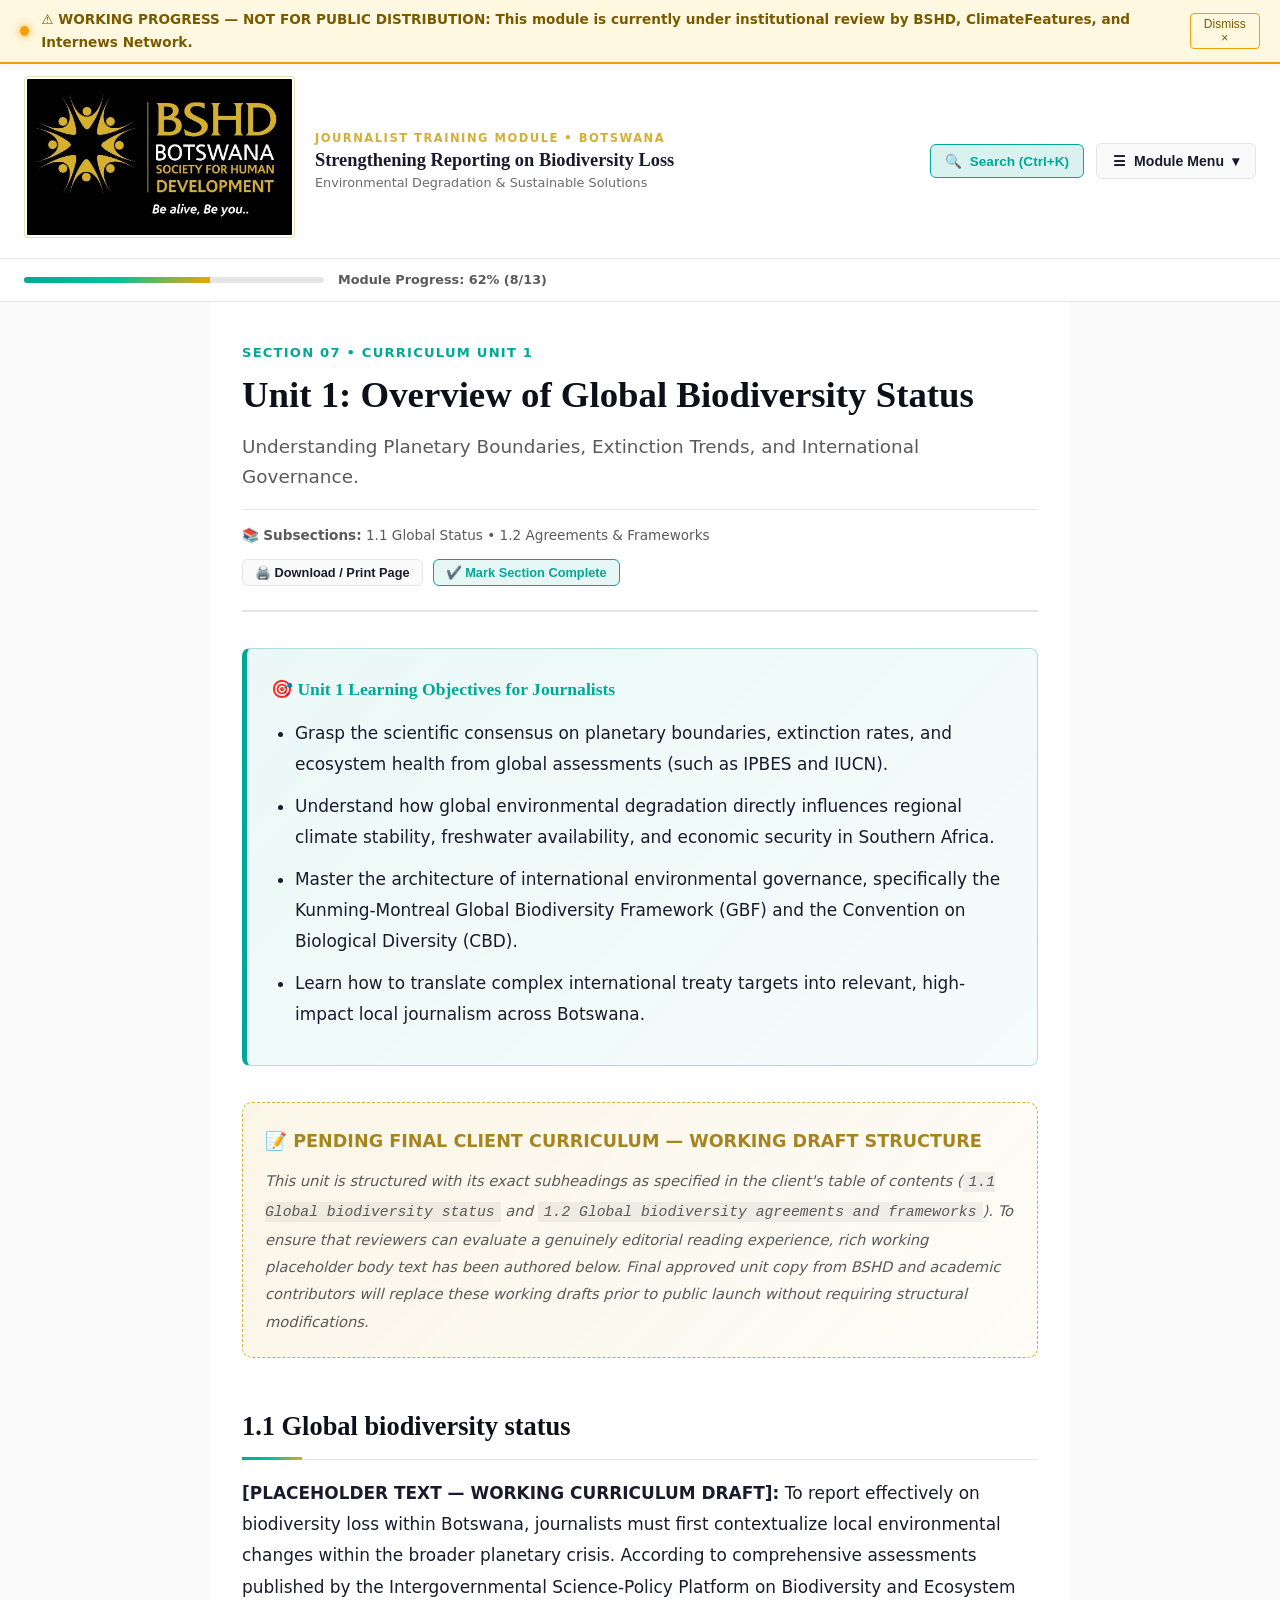
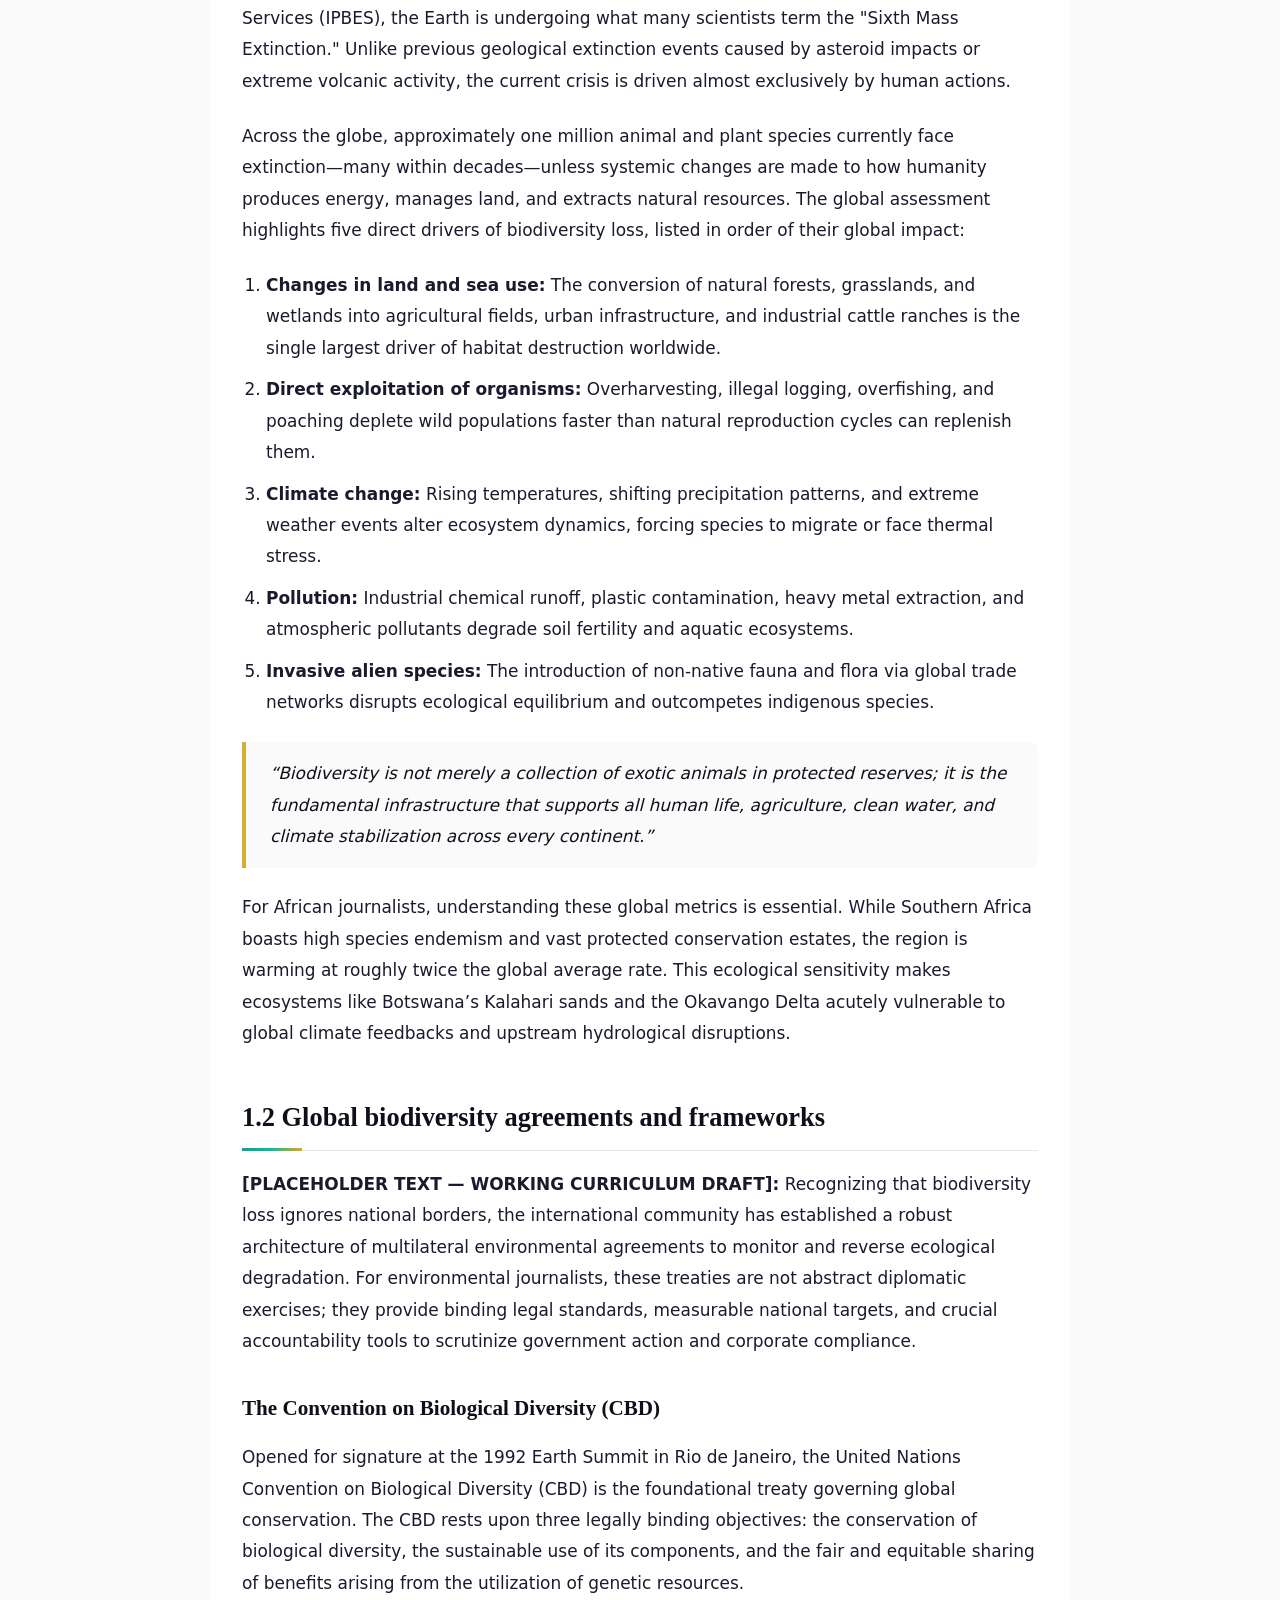
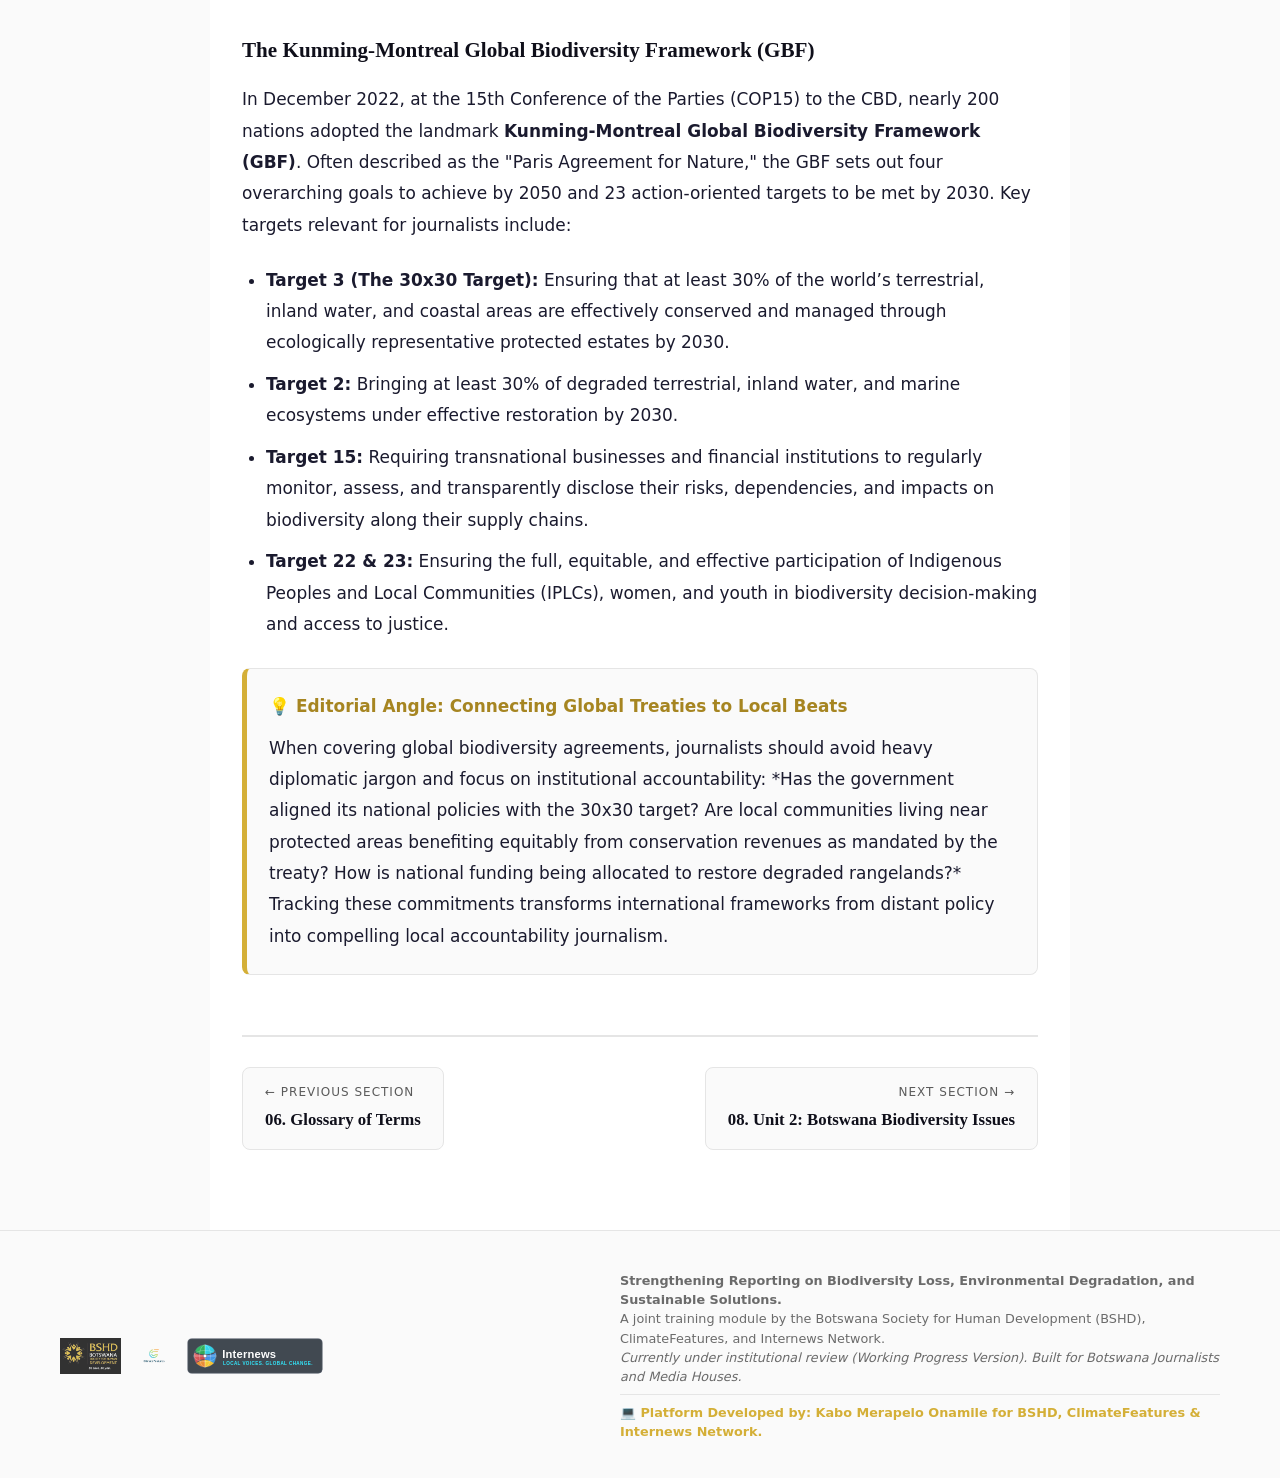
<file: unit1.html>
<!DOCTYPE html>
<html lang="en">
<head>
  <meta charset="UTF-8">
  <meta name="viewport" content="width=device-width, initial-scale=1.0">
  <meta name="robots" content="noindex, nofollow">
  <title>Unit 1: Overview of Global Biodiversity Status | BSHD x ClimateFeatures</title>
  <link rel="icon" type="image/svg+xml" href="./assets/images/favicon.svg">
  <link rel="stylesheet" href="./assets/css/style.css">
<style>
/* Essential inline fallback so layout and collapsible menus never break before style.css loads */
body { font-family: system-ui, -apple-system, sans-serif; background: #FAFAFA; color: #1A1A2E; margin: 0; padding: 0; }
.gnav-panel { display: none; }
.gnav-menu.open .gnav-panel { display: block !important; }
.gnav-sub-list { display: none; }
.gnav-parent.open .gnav-sub-list { display: block !important; }
#wp-banner { background: #FFF8E1; color: #7A5A00; padding: 8px 20px; border-bottom: 2px solid #F59E0B; display: flex; justify-content: space-between; align-items: center; }
</style>
</head>
<body data-page-id="unit1">

<div id="wp-banner">
  <div class="banner-content">
    <span class="pulse-dot"></span>
    <span>⚠️ WORKING PROGRESS — NOT FOR PUBLIC DISTRIBUTION: This module is currently under institutional review by BSHD, ClimateFeatures, and Internews Network.</span>
  </div>
  <button id="dismiss-wp-banner" class="banner-close" title="Dismiss warning for this session">Dismiss ×</button>
</div>

<header class="site-header">
  <div class="header-brand">
    <div class="header-logos">
      <a href="index.html" title="Botswana Society for Human Development">
        <img src="./assets/images/bshd-logo.jpg" alt="BSHD Logo" class="header-logo-bshd">
      </a>
    </div>
    <div class="header-title-box">
      <span class="module-tag">Journalist Training Module • Botswana</span>
      <h1>Strengthening Reporting on Biodiversity Loss</h1>
      <span class="header-subtitle">Environmental Degradation & Sustainable Solutions</span>
    </div>
  </div>

  <div class="header-actions">
    <button id="search-trigger-btn" class="btn-header btn-search">
      🔍 <span>Search (Ctrl+K)</span>
    </button>

    <div class="gnav-menu" id="gnav-menu">
      <button class="gnav-trigger" id="gnav-trigger" aria-haspopup="true" aria-expanded="false">
        ☰ <span>Module Menu</span> ▾
      </button>
      <div class="gnav-panel">
        <a href="index.html" class="gnav-link">🏠 Home</a>

        <span class="gnav-group-label">Course Platform & Overview</span>
        <a href="overview.html" class="gnav-link">Course Dashboard</a>
        <a href="foreword.html" class="gnav-link">Foreword</a>
        <a href="partners.html" class="gnav-link">Main Project Partners</a>
        <a href="disclaimer.html" class="gnav-link">Disclaimer</a>
        <a href="attribution.html" class="gnav-link">Attribution</a>
        <a href="glossary.html" class="gnav-link">Glossary of Terms</a>

        <hr>
        <span class="gnav-group-label">Curriculum Units 1–5</span>

        <div class="gnav-parent">
          <div class="gnav-parent-row">
            <a href="unit1.html" class="gnav-link">Unit 1: Global Biodiversity</a>
            <button class="gnav-parent-toggle" aria-label="Toggle Unit 1 subsections">▾</button>
          </div>
          <div class="gnav-sub-list">
            <a href="unit1.html#1-1" class="gnav-sub-link">1.1 Global Biodiversity Status</a>
            <a href="unit1.html#1-2" class="gnav-sub-link">1.2 Agreements & Frameworks</a>
          </div>
        </div>

        <div class="gnav-parent">
          <div class="gnav-parent-row">
            <a href="unit2.html" class="gnav-link">Unit 2: Botswana Issues</a>
            <button class="gnav-parent-toggle" aria-label="Toggle Unit 2 subsections">▾</button>
          </div>
          <div class="gnav-sub-list">
            <a href="unit2.html#2-1" class="gnav-sub-link">2.1 Key Biodiversity Areas & Risks</a>
            <a href="unit2.html#2-2" class="gnav-sub-link">2.2 Domestication of Instruments</a>
            <a href="unit2.html#2-3" class="gnav-sub-link">2.3 BUAN Ecosystem Assessment</a>
            <a href="unit2.html#2-4" class="gnav-sub-link">2.4 Dept. Wildlife & National Parks</a>
            <a href="unit2.html#2-5" class="gnav-sub-link">2.5 Dept. Forestry & Range Resources</a>
          </div>
        </div>

        <a href="unit3.html" class="gnav-link">Unit 3: Climate & SD Nexus</a>

        <div class="gnav-parent">
          <div class="gnav-parent-row">
            <a href="unit4.html" class="gnav-link">Unit 4: Reporting Practice</a>
            <button class="gnav-parent-toggle" aria-label="Toggle Unit 4 subsections">▾</button>
          </div>
          <div class="gnav-sub-list">
            <a href="unit4.html#4-1" class="gnav-sub-link">4.1 Tips for Finding Story Ideas</a>
            <a href="unit4.html#4-2" class="gnav-sub-link">4.2 Evidence-Driven Reporting</a>
            <a href="unit4.html#4-3" class="gnav-sub-link">4.3 Rights-Based Lens</a>
            <a href="unit4.html#4-4" class="gnav-sub-link">4.4 Finance & Business Approach</a>
            <a href="unit4.html#4-5" class="gnav-sub-link">4.5 Follow the Money (Investigative)</a>
            <a href="unit4.html#4-6" class="gnav-sub-link">4.6 Solutions Journalism Framework</a>
            <a href="unit4.html#4-7" class="gnav-sub-link">4.7 Resource-Driven Economy (Prof Kabou)</a>
            <a href="unit4.html#4-8" class="gnav-sub-link">4.8 Journalism Ethics</a>
            <a href="unit4.html#4-9" class="gnav-sub-link">4.9 AI in Biodiversity Reporting</a>
          </div>
        </div>

        <a href="unit5.html" class="gnav-link">Unit 5: The Story Clinic</a>

        <hr>
        <a href="closing-reflection.html" class="gnav-link">Closing Reflection</a>
        <a href="project-partners.html" class="gnav-link">Closing Partners & Credits</a>

        <hr>
        <div class="gnav-parent">
          <div class="gnav-parent-row">
            <span class="gnav-link gnav-static">⚙️ Settings</span>
            <button class="gnav-parent-toggle" aria-label="Toggle Settings">▾</button>
          </div>
          <div class="gnav-sub-list">
            <button id="theme-toggle-btn" class="gnav-sub-link gnav-sub-btn" title="Toggle Reading Canvas Theme">🌙 <span style="font-size:0.85rem">Dark Canvas</span></button>
            <a href="print-module.html" class="gnav-sub-link">🖨️ Print Full Module</a>
            <button id="reset-progress-btn" class="gnav-sub-link gnav-sub-btn" title="Clear locally stored progress checks">↻ Reset Progress</button>
            <button class="gnav-sub-link gnav-sub-btn settings-trigger-btn" title="Open Module Settings & UI Control">⚙️ More Preferences…</button>
          </div>
        </div>
      </div>
    </div>
  </div>
</header>

<div class="reading-progress-bar" title="Module Reading Progress Tracker">
  <div class="reading-progress-track">
    <div id="header-progress-fill" class="reading-progress-fill"></div>
  </div>
  <span id="header-progress-text" class="reading-progress-text">Module Progress: 0%</span>
</div>

<div class="module-container">
  <main class="main-content">
    <div class="article-header">
      <span class="article-breadcrumb">Section 07 • Curriculum Unit 1</span>
      <h1 class="article-title">Unit 1: Overview of Global Biodiversity Status</h1>
      <p class="article-subtitle">Understanding Planetary Boundaries, Extinction Trends, and International Governance.</p>
      
      <div class="article-meta-bar">
        <div class="meta-item">
          <span>📚 <strong>Subsections:</strong> 1.1 Global Status • 1.2 Agreements & Frameworks</span>
        </div>
        <div class="meta-actions">
          <button onclick="window.print()" class="btn-meta">🖨️ Download / Print Page</button>
          <button id="mark-complete-btn" class="btn-meta btn-mark-read">✔️ Mark Section Complete</button>
        </div>
      </div>
    </div>

    <div class="article-body">
      <!-- Pedagogical Objectives Box -->
      <div class="learning-box">
        <div class="learning-box-title">🎯 Unit 1 Learning Objectives for Journalists</div>
        <ul>
          <li>Grasp the scientific consensus on planetary boundaries, extinction rates, and ecosystem health from global assessments (such as IPBES and IUCN).</li>
          <li>Understand how global environmental degradation directly influences regional climate stability, freshwater availability, and economic security in Southern Africa.</li>
          <li>Master the architecture of international environmental governance, specifically the Kunming-Montreal Global Biodiversity Framework (GBF) and the Convention on Biological Diversity (CBD).</li>
          <li>Learn how to translate complex international treaty targets into relevant, high-impact local journalism across Botswana.</li>
        </ul>
      </div>

      <!-- Clearly Marked Unit Placeholder Notice -->
      <div style="background: linear-gradient(135deg, rgba(212, 175, 55, 0.12) 0%, rgba(212, 175, 55, 0.04) 100%); border: 1px dashed var(--bshd-gold); border-radius: 10px; padding: 22px; margin-bottom: 36px;">
        <h4 style="color: var(--bshd-gold-dark); margin-top:0; display:flex; align-items:center; gap:8px;">
          <span>📝 PENDING FINAL CLIENT CURRICULUM — WORKING DRAFT STRUCTURE</span>
        </h4>
        <p style="margin-bottom: 0; font-size: 0.92rem; color: var(--text-muted);">
          <em>This unit is structured with its exact subheadings as specified in the client's table of contents (<code style="background:rgba(0,0,0,0.05); padding:2px 6px;">1.1 Global biodiversity status</code> and <code style="background:rgba(0,0,0,0.05); padding:2px 6px;">1.2 Global biodiversity agreements and frameworks</code>). To ensure that reviewers can evaluate a genuinely editorial reading experience, rich working placeholder body text has been authored below. Final approved unit copy from BSHD and academic contributors will replace these working drafts prior to public launch without requiring structural modifications.</em>
        </p>
      </div>

      <!-- Subsection 1.1 -->
      <h2 id="1-1">1.1 Global biodiversity status</h2>
      <p>
        <strong>[PLACEHOLDER TEXT — WORKING CURRICULUM DRAFT]:</strong> To report effectively on biodiversity loss within Botswana, journalists must first contextualize local environmental changes within the broader planetary crisis. According to comprehensive assessments published by the Intergovernmental Science-Policy Platform on Biodiversity and Ecosystem Services (IPBES), the Earth is undergoing what many scientists term the "Sixth Mass Extinction." Unlike previous geological extinction events caused by asteroid impacts or extreme volcanic activity, the current crisis is driven almost exclusively by human actions.
      </p>

      <p>
        Across the globe, approximately one million animal and plant species currently face extinction—many within decades—unless systemic changes are made to how humanity produces energy, manages land, and extracts natural resources. The global assessment highlights five direct drivers of biodiversity loss, listed in order of their global impact:
      </p>

      <ol>
        <li><strong>Changes in land and sea use:</strong> The conversion of natural forests, grasslands, and wetlands into agricultural fields, urban infrastructure, and industrial cattle ranches is the single largest driver of habitat destruction worldwide.</li>
        <li><strong>Direct exploitation of organisms:</strong> Overharvesting, illegal logging, overfishing, and poaching deplete wild populations faster than natural reproduction cycles can replenish them.</li>
        <li><strong>Climate change:</strong> Rising temperatures, shifting precipitation patterns, and extreme weather events alter ecosystem dynamics, forcing species to migrate or face thermal stress.</li>
        <li><strong>Pollution:</strong> Industrial chemical runoff, plastic contamination, heavy metal extraction, and atmospheric pollutants degrade soil fertility and aquatic ecosystems.</li>
        <li><strong>Invasive alien species:</strong> The introduction of non-native fauna and flora via global trade networks disrupts ecological equilibrium and outcompetes indigenous species.</li>
      </ol>

      <blockquote>
        “Biodiversity is not merely a collection of exotic animals in protected reserves; it is the fundamental infrastructure that supports all human life, agriculture, clean water, and climate stabilization across every continent.”
      </blockquote>

      <p>
        For African journalists, understanding these global metrics is essential. While Southern Africa boasts high species endemism and vast protected conservation estates, the region is warming at roughly twice the global average rate. This ecological sensitivity makes ecosystems like Botswana’s Kalahari sands and the Okavango Delta acutely vulnerable to global climate feedbacks and upstream hydrological disruptions.
      </p>

      <!-- Subsection 1.2 -->
      <h2 id="1-2">1.2 Global biodiversity agreements and frameworks</h2>
      <p>
        <strong>[PLACEHOLDER TEXT — WORKING CURRICULUM DRAFT]:</strong> Recognizing that biodiversity loss ignores national borders, the international community has established a robust architecture of multilateral environmental agreements to monitor and reverse ecological degradation. For environmental journalists, these treaties are not abstract diplomatic exercises; they provide binding legal standards, measurable national targets, and crucial accountability tools to scrutinize government action and corporate compliance.
      </p>

      <h3>The Convention on Biological Diversity (CBD)</h3>
      <p>
        Opened for signature at the 1992 Earth Summit in Rio de Janeiro, the United Nations Convention on Biological Diversity (CBD) is the foundational treaty governing global conservation. The CBD rests upon three legally binding objectives: the conservation of biological diversity, the sustainable use of its components, and the fair and equitable sharing of benefits arising from the utilization of genetic resources.
      </p>

      <h3>The Kunming-Montreal Global Biodiversity Framework (GBF)</h3>
      <p>
        In December 2022, at the 15th Conference of the Parties (COP15) to the CBD, nearly 200 nations adopted the landmark <strong>Kunming-Montreal Global Biodiversity Framework (GBF)</strong>. Often described as the "Paris Agreement for Nature," the GBF sets out four overarching goals to achieve by 2050 and 23 action-oriented targets to be met by 2030. Key targets relevant for journalists include:
      </p>

      <ul>
        <li><strong>Target 3 (The 30x30 Target):</strong> Ensuring that at least 30% of the world’s terrestrial, inland water, and coastal areas are effectively conserved and managed through ecologically representative protected estates by 2030.</li>
        <li><strong>Target 2:</strong> Bringing at least 30% of degraded terrestrial, inland water, and marine ecosystems under effective restoration by 2030.</li>
        <li><strong>Target 15:</strong> Requiring transnational businesses and financial institutions to regularly monitor, assess, and transparently disclose their risks, dependencies, and impacts on biodiversity along their supply chains.</li>
        <li><strong>Target 22 & 23:</strong> Ensuring the full, equitable, and effective participation of Indigenous Peoples and Local Communities (IPLCs), women, and youth in biodiversity decision-making and access to justice.</li>
      </ul>

      <div class="takeaway-box">
        <div class="takeaway-title">💡 Editorial Angle: Connecting Global Treaties to Local Beats</div>
        <p style="margin: 0;">
          When covering global biodiversity agreements, journalists should avoid heavy diplomatic jargon and focus on institutional accountability: *Has the government aligned its national policies with the 30x30 target? Are local communities living near protected areas benefiting equitably from conservation revenues as mandated by the treaty? How is national funding being allocated to restore degraded rangelands?* Tracking these commitments transforms international frameworks from distant policy into compelling local accountability journalism.
        </p>
      </div>
    </div>

    <!-- Page Pagination -->
    <nav class="page-pagination">
      <a href="glossary.html" class="pagination-link prev">
        <span class="pagination-label">← Previous Section</span>
        <span class="pagination-title">06. Glossary of Terms</span>
      </a>
      <a href="unit2.html" class="pagination-link next">
        <span class="pagination-label">Next Section →</span>
        <span class="pagination-title">08. Unit 2: Botswana Biodiversity Issues</span>
      </a>
    </nav>
  </main>
</div>

<!-- Search Modal -->
<div id="search-modal-overlay" class="search-modal-overlay">
  <div class="search-modal">
    <div class="search-modal-header">
      <span style="font-size: 1.3rem;">🔍</span>
      <input type="text" id="search-input" placeholder="Search topics, terms, institutions (e.g., Okavango, DWNP, Prof Kabou)..." autocomplete="off">
      <button id="btn-close-search" class="btn-close-modal" aria-label="Close Search">×</button>
    </div>
    <div id="search-results-list" class="search-results-list"></div>
  </div>
</div>

<!-- Settings & UI Control Modal Overlay -->
<div id="settings-modal-overlay" class="settings-modal-overlay">
  <div class="settings-modal">
    <div class="settings-modal-header">
      <h3>⚙️ Module Preferences & Accessibility Settings</h3>
      <button id="btn-close-settings" class="btn-close-modal" aria-label="Close Settings">×</button>
    </div>
    <div class="settings-modal-body">
      <div class="settings-group">
        <span class="settings-group-title">🎨 Reading Canvas Theme</span>
        <div class="settings-options-grid">
          <button class="settings-btn active" data-setting="theme" data-value="light">☀️ Light Editorial</button>
          <button class="settings-btn" data-setting="theme" data-value="dark">🌙 Dark Institutional</button>
          <button class="settings-btn" data-setting="theme" data-value="sepia">📜 Sepia (Warm Field Mode)</button>
        </div>
      </div>
      <div class="settings-group">
        <span class="settings-group-title">🔤 Text Scaling & Font Size</span>
        <div class="settings-options-grid">
          <button class="settings-btn" data-setting="fontSize" data-value="sm">A- Small (90%)</button>
          <button class="settings-btn active" data-setting="fontSize" data-value="md">A Standard (100%)</button>
          <button class="settings-btn" data-setting="fontSize" data-value="lg">A+ Large (115%)</button>
          <button class="settings-btn" data-setting="fontSize" data-value="xl">A++ Extra Large (130%)</button>
        </div>
      </div>
      <div class="settings-group">
        <span class="settings-group-title">🖋️ Typography & Legibility</span>
        <div class="settings-options-grid">
          <button class="settings-btn active" data-setting="fontStyle" data-value="serif">Editorial Serif</button>
          <button class="settings-btn" data-setting="fontStyle" data-value="sans">Modern Sans-Serif</button>
          <button class="settings-btn" data-setting="fontStyle" data-value="dyslexic">Wide Spacing (High Legibility)</button>
        </div>
      </div>
      <div class="settings-group">
        <span class="settings-group-title">📶 Field & Bandwidth Optimizations</span>
        <div class="settings-row-toggle">
          <div>
            <div class="settings-toggle-label">Low-Bandwidth / Data Saver Mode</div>
            <div class="settings-toggle-sub">Disables animations and background effects for slow rural 3G/4G field connections across Botswana.</div>
          </div>
          <input type="checkbox" id="toggle-data-saver" style="width:20px; height:20px; cursor:pointer;">
        </div>
      </div>
      <div class="settings-group" style="border:none; padding-top:10px;">
        <button id="export-settings-btn" class="settings-btn" style="background:var(--cf-teal); color:#fff; border:none; width:100%; justify-content:center; padding:10px;">
          📥 Backup Reading Progress & Preferences (JSON)
        </button>
      </div>
    </div>
  </div>
</div>

<footer class="site-footer">
  <div class="footer-content">
    <div class="footer-logos">
      <img src="./assets/images/bshd-logo.jpg" alt="BSHD Logo">
      <img src="./assets/images/cf-logo.png" alt="ClimateFeatures Logo">
      <img src="./assets/images/internews-logo.svg" alt="Internews Network Logo">
    </div>
    <div class="footer-disclaimer">
      <strong>Strengthening Reporting on Biodiversity Loss, Environmental Degradation, and Sustainable Solutions.</strong><br>
      A joint training module by the Botswana Society for Human Development (BSHD), ClimateFeatures, and Internews Network.<br>
      <em>Currently under institutional review (Working Progress Version). Built for Botswana Journalists and Media Houses.</em><br><span style="display:inline-block; margin-top:8px; padding-top:8px; border-top:1px solid var(--canvas-border); color:#D4AF37; font-weight:600;">💻 Platform Developed by: Kabo Merapelo Onamile for BSHD, ClimateFeatures & Internews Network.</span>
    </div>
  </div>
</footer>

<script src="./assets/js/search-data.js"></script>
<script src="./assets/js/app.js"></script>
</body>
</html>
</file>
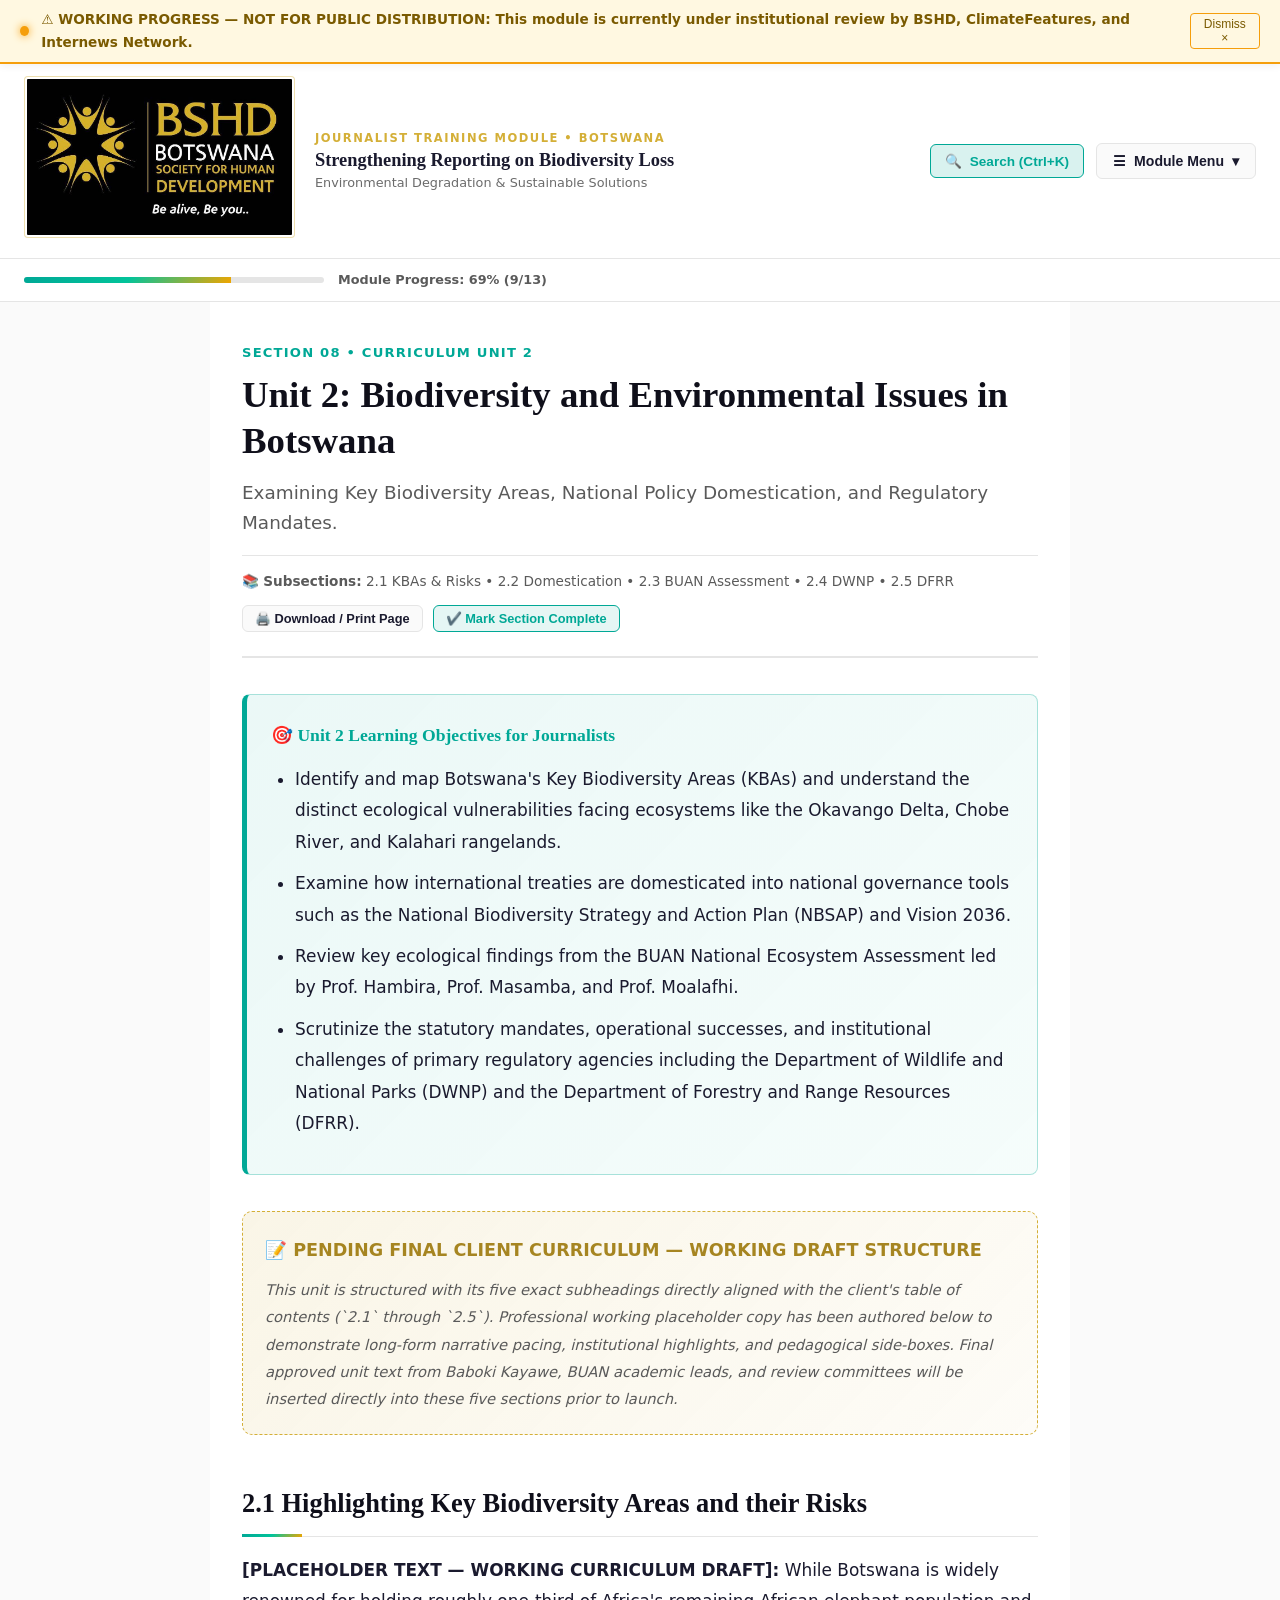
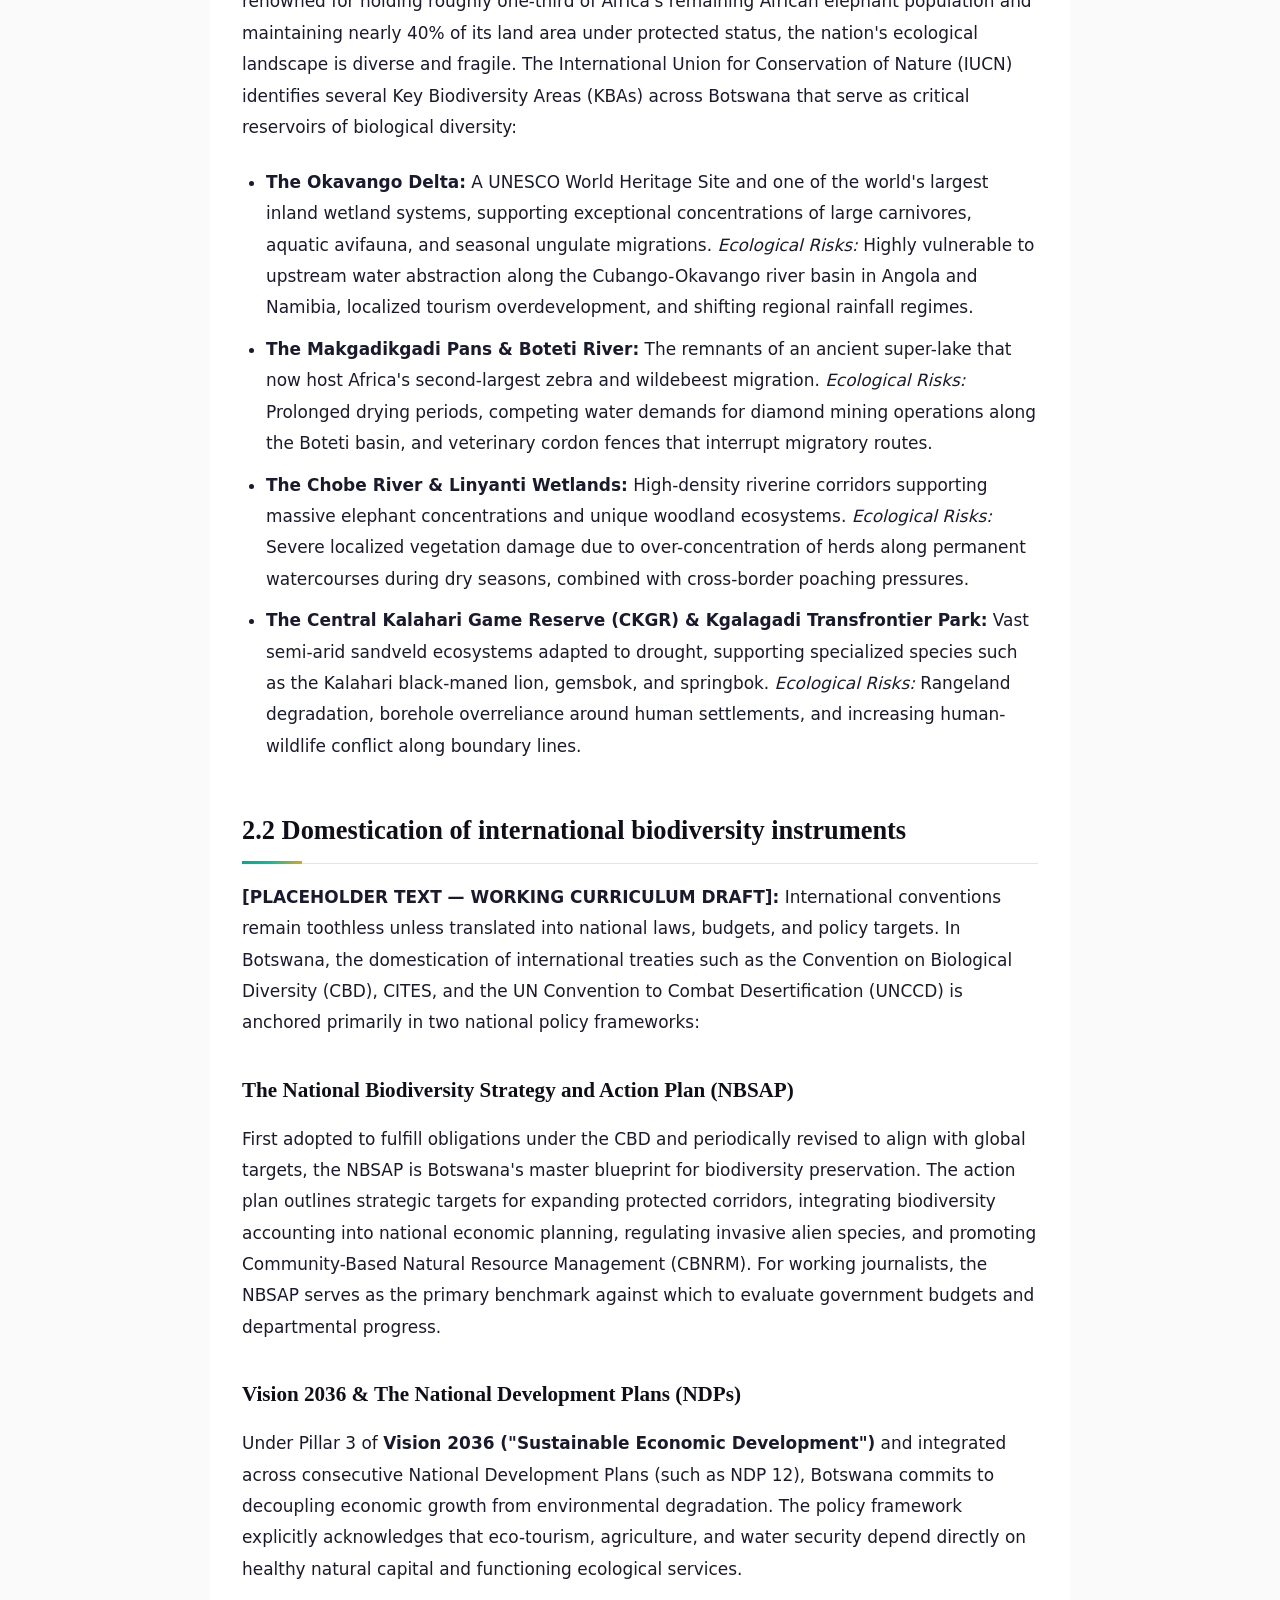
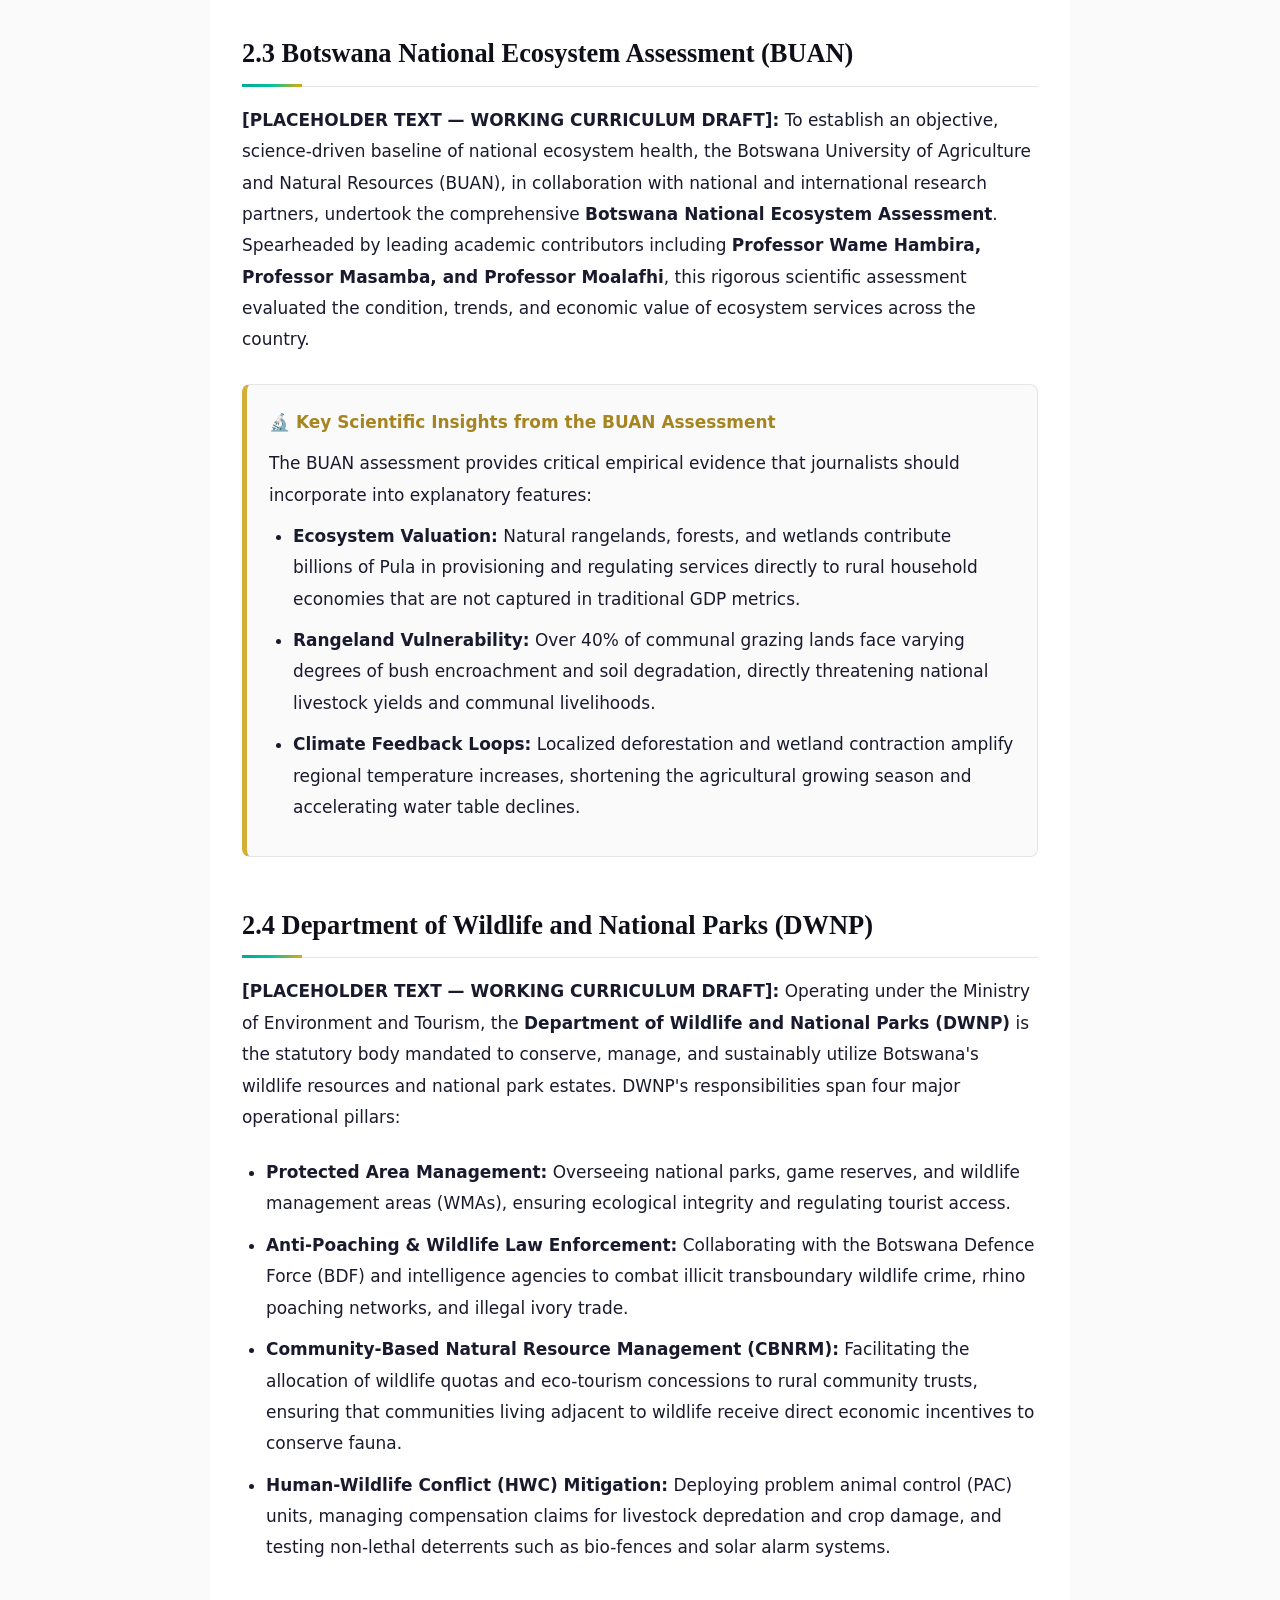
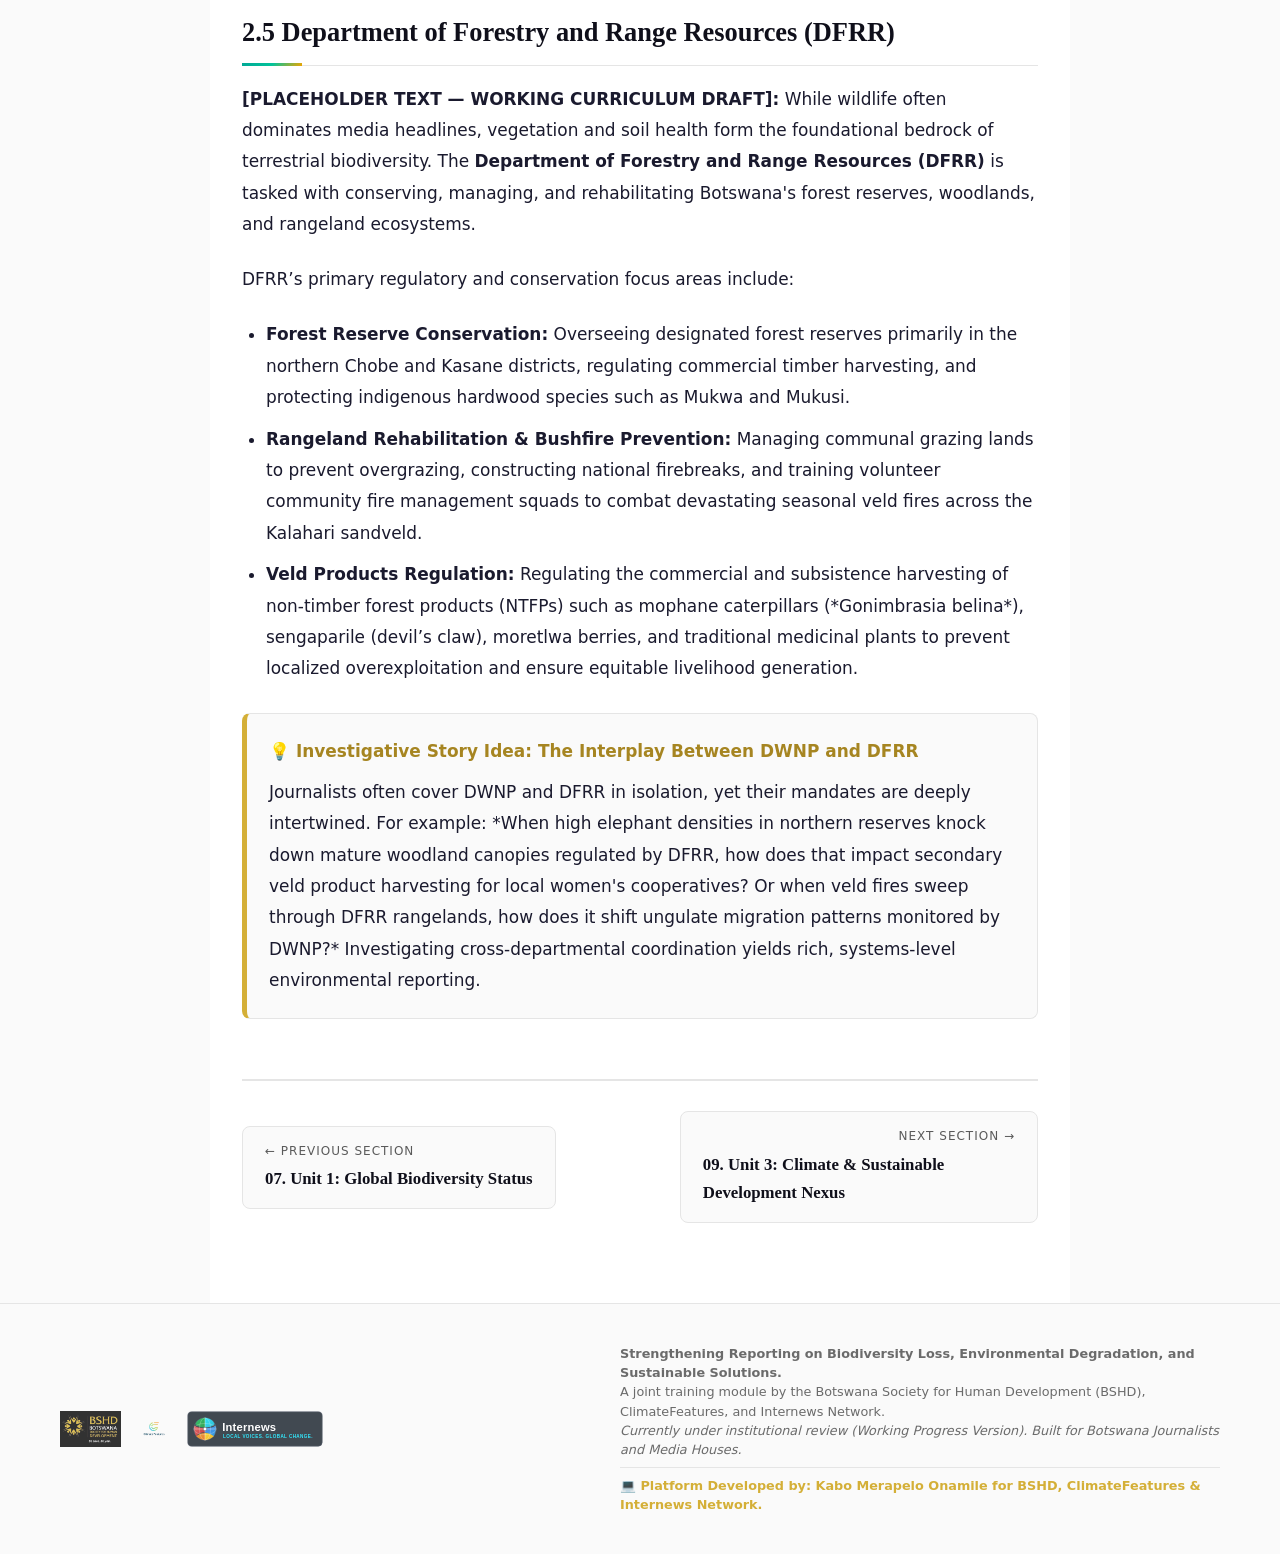
<file: unit2.html>
<!DOCTYPE html>
<html lang="en">
<head>
  <meta charset="UTF-8">
  <meta name="viewport" content="width=device-width, initial-scale=1.0">
  <meta name="robots" content="noindex, nofollow">
  <title>Unit 2: Biodiversity and Environmental Issues in Botswana | BSHD x ClimateFeatures</title>
  <link rel="icon" type="image/svg+xml" href="./assets/images/favicon.svg">
  <link rel="stylesheet" href="./assets/css/style.css">
<style>
/* Essential inline fallback so layout and collapsible menus never break before style.css loads */
body { font-family: system-ui, -apple-system, sans-serif; background: #FAFAFA; color: #1A1A2E; margin: 0; padding: 0; }
.gnav-panel { display: none; }
.gnav-menu.open .gnav-panel { display: block !important; }
.gnav-sub-list { display: none; }
.gnav-parent.open .gnav-sub-list { display: block !important; }
#wp-banner { background: #FFF8E1; color: #7A5A00; padding: 8px 20px; border-bottom: 2px solid #F59E0B; display: flex; justify-content: space-between; align-items: center; }
</style>
</head>
<body data-page-id="unit2">

<div id="wp-banner">
  <div class="banner-content">
    <span class="pulse-dot"></span>
    <span>⚠️ WORKING PROGRESS — NOT FOR PUBLIC DISTRIBUTION: This module is currently under institutional review by BSHD, ClimateFeatures, and Internews Network.</span>
  </div>
  <button id="dismiss-wp-banner" class="banner-close" title="Dismiss warning for this session">Dismiss ×</button>
</div>

<header class="site-header">
  <div class="header-brand">
    <div class="header-logos">
      <a href="index.html" title="Botswana Society for Human Development">
        <img src="./assets/images/bshd-logo.jpg" alt="BSHD Logo" class="header-logo-bshd">
      </a>
    </div>
    <div class="header-title-box">
      <span class="module-tag">Journalist Training Module • Botswana</span>
      <h1>Strengthening Reporting on Biodiversity Loss</h1>
      <span class="header-subtitle">Environmental Degradation & Sustainable Solutions</span>
    </div>
  </div>

  <div class="header-actions">
    <button id="search-trigger-btn" class="btn-header btn-search">
      🔍 <span>Search (Ctrl+K)</span>
    </button>

    <div class="gnav-menu" id="gnav-menu">
      <button class="gnav-trigger" id="gnav-trigger" aria-haspopup="true" aria-expanded="false">
        ☰ <span>Module Menu</span> ▾
      </button>
      <div class="gnav-panel">
        <a href="index.html" class="gnav-link">🏠 Home</a>

        <span class="gnav-group-label">Course Platform & Overview</span>
        <a href="overview.html" class="gnav-link">Course Dashboard</a>
        <a href="foreword.html" class="gnav-link">Foreword</a>
        <a href="partners.html" class="gnav-link">Main Project Partners</a>
        <a href="disclaimer.html" class="gnav-link">Disclaimer</a>
        <a href="attribution.html" class="gnav-link">Attribution</a>
        <a href="glossary.html" class="gnav-link">Glossary of Terms</a>

        <hr>
        <span class="gnav-group-label">Curriculum Units 1–5</span>

        <div class="gnav-parent">
          <div class="gnav-parent-row">
            <a href="unit1.html" class="gnav-link">Unit 1: Global Biodiversity</a>
            <button class="gnav-parent-toggle" aria-label="Toggle Unit 1 subsections">▾</button>
          </div>
          <div class="gnav-sub-list">
            <a href="unit1.html#1-1" class="gnav-sub-link">1.1 Global Biodiversity Status</a>
            <a href="unit1.html#1-2" class="gnav-sub-link">1.2 Agreements & Frameworks</a>
          </div>
        </div>

        <div class="gnav-parent">
          <div class="gnav-parent-row">
            <a href="unit2.html" class="gnav-link">Unit 2: Botswana Issues</a>
            <button class="gnav-parent-toggle" aria-label="Toggle Unit 2 subsections">▾</button>
          </div>
          <div class="gnav-sub-list">
            <a href="unit2.html#2-1" class="gnav-sub-link">2.1 Key Biodiversity Areas & Risks</a>
            <a href="unit2.html#2-2" class="gnav-sub-link">2.2 Domestication of Instruments</a>
            <a href="unit2.html#2-3" class="gnav-sub-link">2.3 BUAN Ecosystem Assessment</a>
            <a href="unit2.html#2-4" class="gnav-sub-link">2.4 Dept. Wildlife & National Parks</a>
            <a href="unit2.html#2-5" class="gnav-sub-link">2.5 Dept. Forestry & Range Resources</a>
          </div>
        </div>

        <a href="unit3.html" class="gnav-link">Unit 3: Climate & SD Nexus</a>

        <div class="gnav-parent">
          <div class="gnav-parent-row">
            <a href="unit4.html" class="gnav-link">Unit 4: Reporting Practice</a>
            <button class="gnav-parent-toggle" aria-label="Toggle Unit 4 subsections">▾</button>
          </div>
          <div class="gnav-sub-list">
            <a href="unit4.html#4-1" class="gnav-sub-link">4.1 Tips for Finding Story Ideas</a>
            <a href="unit4.html#4-2" class="gnav-sub-link">4.2 Evidence-Driven Reporting</a>
            <a href="unit4.html#4-3" class="gnav-sub-link">4.3 Rights-Based Lens</a>
            <a href="unit4.html#4-4" class="gnav-sub-link">4.4 Finance & Business Approach</a>
            <a href="unit4.html#4-5" class="gnav-sub-link">4.5 Follow the Money (Investigative)</a>
            <a href="unit4.html#4-6" class="gnav-sub-link">4.6 Solutions Journalism Framework</a>
            <a href="unit4.html#4-7" class="gnav-sub-link">4.7 Resource-Driven Economy (Prof Kabou)</a>
            <a href="unit4.html#4-8" class="gnav-sub-link">4.8 Journalism Ethics</a>
            <a href="unit4.html#4-9" class="gnav-sub-link">4.9 AI in Biodiversity Reporting</a>
          </div>
        </div>

        <a href="unit5.html" class="gnav-link">Unit 5: The Story Clinic</a>

        <hr>
        <a href="closing-reflection.html" class="gnav-link">Closing Reflection</a>
        <a href="project-partners.html" class="gnav-link">Closing Partners & Credits</a>

        <hr>
        <div class="gnav-parent">
          <div class="gnav-parent-row">
            <span class="gnav-link gnav-static">⚙️ Settings</span>
            <button class="gnav-parent-toggle" aria-label="Toggle Settings">▾</button>
          </div>
          <div class="gnav-sub-list">
            <button id="theme-toggle-btn" class="gnav-sub-link gnav-sub-btn" title="Toggle Reading Canvas Theme">🌙 <span style="font-size:0.85rem">Dark Canvas</span></button>
            <a href="print-module.html" class="gnav-sub-link">🖨️ Print Full Module</a>
            <button id="reset-progress-btn" class="gnav-sub-link gnav-sub-btn" title="Clear locally stored progress checks">↻ Reset Progress</button>
            <button class="gnav-sub-link gnav-sub-btn settings-trigger-btn" title="Open Module Settings & UI Control">⚙️ More Preferences…</button>
          </div>
        </div>
      </div>
    </div>
  </div>
</header>

<div class="reading-progress-bar" title="Module Reading Progress Tracker">
  <div class="reading-progress-track">
    <div id="header-progress-fill" class="reading-progress-fill"></div>
  </div>
  <span id="header-progress-text" class="reading-progress-text">Module Progress: 0%</span>
</div>

<div class="module-container">
  <main class="main-content">
    <div class="article-header">
      <span class="article-breadcrumb">Section 08 • Curriculum Unit 2</span>
      <h1 class="article-title">Unit 2: Biodiversity and Environmental Issues in Botswana</h1>
      <p class="article-subtitle">Examining Key Biodiversity Areas, National Policy Domestication, and Regulatory Mandates.</p>
      
      <div class="article-meta-bar">
        <div class="meta-item">
          <span>📚 <strong>Subsections:</strong> 2.1 KBAs & Risks • 2.2 Domestication • 2.3 BUAN Assessment • 2.4 DWNP • 2.5 DFRR</span>
        </div>
        <div class="meta-actions">
          <button onclick="window.print()" class="btn-meta">🖨️ Download / Print Page</button>
          <button id="mark-complete-btn" class="btn-meta btn-mark-read">✔️ Mark Section Complete</button>
        </div>
      </div>
    </div>

    <div class="article-body">
      <!-- Pedagogical Objectives Box -->
      <div class="learning-box">
        <div class="learning-box-title">🎯 Unit 2 Learning Objectives for Journalists</div>
        <ul>
          <li>Identify and map Botswana's Key Biodiversity Areas (KBAs) and understand the distinct ecological vulnerabilities facing ecosystems like the Okavango Delta, Chobe River, and Kalahari rangelands.</li>
          <li>Examine how international treaties are domesticated into national governance tools such as the National Biodiversity Strategy and Action Plan (NBSAP) and Vision 2036.</li>
          <li>Review key ecological findings from the BUAN National Ecosystem Assessment led by Prof. Hambira, Prof. Masamba, and Prof. Moalafhi.</li>
          <li>Scrutinize the statutory mandates, operational successes, and institutional challenges of primary regulatory agencies including the Department of Wildlife and National Parks (DWNP) and the Department of Forestry and Range Resources (DFRR).</li>
        </ul>
      </div>

      <!-- Clearly Marked Unit Placeholder Notice -->
      <div style="background: linear-gradient(135deg, rgba(212, 175, 55, 0.12) 0%, rgba(212, 175, 55, 0.04) 100%); border: 1px dashed var(--bshd-gold); border-radius: 10px; padding: 22px; margin-bottom: 36px;">
        <h4 style="color: var(--bshd-gold-dark); margin-top:0; display:flex; align-items:center; gap:8px;">
          <span>📝 PENDING FINAL CLIENT CURRICULUM — WORKING DRAFT STRUCTURE</span>
        </h4>
        <p style="margin-bottom: 0; font-size: 0.92rem; color: var(--text-muted);">
          <em>This unit is structured with its five exact subheadings directly aligned with the client's table of contents (`2.1` through `2.5`). Professional working placeholder copy has been authored below to demonstrate long-form narrative pacing, institutional highlights, and pedagogical side-boxes. Final approved unit text from Baboki Kayawe, BUAN academic leads, and review committees will be inserted directly into these five sections prior to launch.</em>
        </p>
      </div>

      <!-- Subsection 2.1 -->
      <h2 id="2-1">2.1 Highlighting Key Biodiversity Areas and their Risks</h2>
      <p>
        <strong>[PLACEHOLDER TEXT — WORKING CURRICULUM DRAFT]:</strong> While Botswana is widely renowned for holding roughly one-third of Africa's remaining African elephant population and maintaining nearly 40% of its land area under protected status, the nation's ecological landscape is diverse and fragile. The International Union for Conservation of Nature (IUCN) identifies several Key Biodiversity Areas (KBAs) across Botswana that serve as critical reservoirs of biological diversity:
      </p>

      <ul>
        <li><strong>The Okavango Delta:</strong> A UNESCO World Heritage Site and one of the world's largest inland wetland systems, supporting exceptional concentrations of large carnivores, aquatic avifauna, and seasonal ungulate migrations. <em>Ecological Risks:</em> Highly vulnerable to upstream water abstraction along the Cubango-Okavango river basin in Angola and Namibia, localized tourism overdevelopment, and shifting regional rainfall regimes.</li>
        <li><strong>The Makgadikgadi Pans & Boteti River:</strong> The remnants of an ancient super-lake that now host Africa's second-largest zebra and wildebeest migration. <em>Ecological Risks:</em> Prolonged drying periods, competing water demands for diamond mining operations along the Boteti basin, and veterinary cordon fences that interrupt migratory routes.</li>
        <li><strong>The Chobe River & Linyanti Wetlands:</strong> High-density riverine corridors supporting massive elephant concentrations and unique woodland ecosystems. <em>Ecological Risks:</em> Severe localized vegetation damage due to over-concentration of herds along permanent watercourses during dry seasons, combined with cross-border poaching pressures.</li>
        <li><strong>The Central Kalahari Game Reserve (CKGR) & Kgalagadi Transfrontier Park:</strong> Vast semi-arid sandveld ecosystems adapted to drought, supporting specialized species such as the Kalahari black-maned lion, gemsbok, and springbok. <em>Ecological Risks:</em> Rangeland degradation, borehole overreliance around human settlements, and increasing human-wildlife conflict along boundary lines.</li>
      </ul>

      <!-- Subsection 2.2 -->
      <h2 id="2-2">2.2 Domestication of international biodiversity instruments</h2>
      <p>
        <strong>[PLACEHOLDER TEXT — WORKING CURRICULUM DRAFT]:</strong> International conventions remain toothless unless translated into national laws, budgets, and policy targets. In Botswana, the domestication of international treaties such as the Convention on Biological Diversity (CBD), CITES, and the UN Convention to Combat Desertification (UNCCD) is anchored primarily in two national policy frameworks:
      </p>

      <h3>The National Biodiversity Strategy and Action Plan (NBSAP)</h3>
      <p>
        First adopted to fulfill obligations under the CBD and periodically revised to align with global targets, the NBSAP is Botswana's master blueprint for biodiversity preservation. The action plan outlines strategic targets for expanding protected corridors, integrating biodiversity accounting into national economic planning, regulating invasive alien species, and promoting Community-Based Natural Resource Management (CBNRM). For working journalists, the NBSAP serves as the primary benchmark against which to evaluate government budgets and departmental progress.
      </p>

      <h3>Vision 2036 & The National Development Plans (NDPs)</h3>
      <p>
        Under Pillar 3 of <strong>Vision 2036 ("Sustainable Economic Development")</strong> and integrated across consecutive National Development Plans (such as NDP 12), Botswana commits to decoupling economic growth from environmental degradation. The policy framework explicitly acknowledges that eco-tourism, agriculture, and water security depend directly on healthy natural capital and functioning ecological services.
      </p>

      <!-- Subsection 2.3 -->
      <h2 id="2-3">2.3 Botswana National Ecosystem Assessment (BUAN)</h2>
      <p>
        <strong>[PLACEHOLDER TEXT — WORKING CURRICULUM DRAFT]:</strong> To establish an objective, science-driven baseline of national ecosystem health, the Botswana University of Agriculture and Natural Resources (BUAN), in collaboration with national and international research partners, undertook the comprehensive <strong>Botswana National Ecosystem Assessment</strong>. Spearheaded by leading academic contributors including <strong>Professor Wame Hambira, Professor Masamba, and Professor Moalafhi</strong>, this rigorous scientific assessment evaluated the condition, trends, and economic value of ecosystem services across the country.
      </p>

      <div class="takeaway-box">
        <div class="takeaway-title">🔬 Key Scientific Insights from the BUAN Assessment</div>
        <p style="margin-bottom: 10px;">
          The BUAN assessment provides critical empirical evidence that journalists should incorporate into explanatory features:
        </p>
        <ul style="margin-bottom: 0;">
          <li><strong>Ecosystem Valuation:</strong> Natural rangelands, forests, and wetlands contribute billions of Pula in provisioning and regulating services directly to rural household economies that are not captured in traditional GDP metrics.</li>
          <li><strong>Rangeland Vulnerability:</strong> Over 40% of communal grazing lands face varying degrees of bush encroachment and soil degradation, directly threatening national livestock yields and communal livelihoods.</li>
          <li><strong>Climate Feedback Loops:</strong> Localized deforestation and wetland contraction amplify regional temperature increases, shortening the agricultural growing season and accelerating water table declines.</li>
        </ul>
      </div>

      <!-- Subsection 2.4 -->
      <h2 id="2-4">2.4 Department of Wildlife and National Parks (DWNP)</h2>
      <p>
        <strong>[PLACEHOLDER TEXT — WORKING CURRICULUM DRAFT]:</strong> Operating under the Ministry of Environment and Tourism, the <strong>Department of Wildlife and National Parks (DWNP)</strong> is the statutory body mandated to conserve, manage, and sustainably utilize Botswana's wildlife resources and national park estates. DWNP's responsibilities span four major operational pillars:
      </p>

      <ul>
        <li><strong>Protected Area Management:</strong> Overseeing national parks, game reserves, and wildlife management areas (WMAs), ensuring ecological integrity and regulating tourist access.</li>
        <li><strong>Anti-Poaching & Wildlife Law Enforcement:</strong> Collaborating with the Botswana Defence Force (BDF) and intelligence agencies to combat illicit transboundary wildlife crime, rhino poaching networks, and illegal ivory trade.</li>
        <li><strong>Community-Based Natural Resource Management (CBNRM):</strong> Facilitating the allocation of wildlife quotas and eco-tourism concessions to rural community trusts, ensuring that communities living adjacent to wildlife receive direct economic incentives to conserve fauna.</li>
        <li><strong>Human-Wildlife Conflict (HWC) Mitigation:</strong> Deploying problem animal control (PAC) units, managing compensation claims for livestock depredation and crop damage, and testing non-lethal deterrents such as bio-fences and solar alarm systems.</li>
      </ul>

      <!-- Subsection 2.5 -->
      <h2 id="2-5">2.5 Department of Forestry and Range Resources (DFRR)</h2>
      <p>
        <strong>[PLACEHOLDER TEXT — WORKING CURRICULUM DRAFT]:</strong> While wildlife often dominates media headlines, vegetation and soil health form the foundational bedrock of terrestrial biodiversity. The <strong>Department of Forestry and Range Resources (DFRR)</strong> is tasked with conserving, managing, and rehabilitating Botswana's forest reserves, woodlands, and rangeland ecosystems.
      </p>

      <p>
        DFRR’s primary regulatory and conservation focus areas include:
      </p>

      <ul>
        <li><strong>Forest Reserve Conservation:</strong> Overseeing designated forest reserves primarily in the northern Chobe and Kasane districts, regulating commercial timber harvesting, and protecting indigenous hardwood species such as Mukwa and Mukusi.</li>
        <li><strong>Rangeland Rehabilitation & Bushfire Prevention:</strong> Managing communal grazing lands to prevent overgrazing, constructing national firebreaks, and training volunteer community fire management squads to combat devastating seasonal veld fires across the Kalahari sandveld.</li>
        <li><strong>Veld Products Regulation:</strong> Regulating the commercial and subsistence harvesting of non-timber forest products (NTFPs) such as mophane caterpillars (*Gonimbrasia belina*), sengaparile (devil’s claw), moretlwa berries, and traditional medicinal plants to prevent localized overexploitation and ensure equitable livelihood generation.</li>
      </ul>

      <div class="takeaway-box">
        <div class="takeaway-title">💡 Investigative Story Idea: The Interplay Between DWNP and DFRR</div>
        <p style="margin: 0;">
          Journalists often cover DWNP and DFRR in isolation, yet their mandates are deeply intertwined. For example: *When high elephant densities in northern reserves knock down mature woodland canopies regulated by DFRR, how does that impact secondary veld product harvesting for local women's cooperatives? Or when veld fires sweep through DFRR rangelands, how does it shift ungulate migration patterns monitored by DWNP?* Investigating cross-departmental coordination yields rich, systems-level environmental reporting.
        </p>
      </div>
    </div>

    <!-- Page Pagination -->
    <nav class="page-pagination">
      <a href="unit1.html" class="pagination-link prev">
        <span class="pagination-label">← Previous Section</span>
        <span class="pagination-title">07. Unit 1: Global Biodiversity Status</span>
      </a>
      <a href="unit3.html" class="pagination-link next">
        <span class="pagination-label">Next Section →</span>
        <span class="pagination-title">09. Unit 3: Climate & Sustainable Development Nexus</span>
      </a>
    </nav>
  </main>
</div>

<!-- Search Modal -->
<div id="search-modal-overlay" class="search-modal-overlay">
  <div class="search-modal">
    <div class="search-modal-header">
      <span style="font-size: 1.3rem;">🔍</span>
      <input type="text" id="search-input" placeholder="Search topics, terms, institutions (e.g., Okavango, DWNP, Prof Kabou)..." autocomplete="off">
      <button id="btn-close-search" class="btn-close-modal" aria-label="Close Search">×</button>
    </div>
    <div id="search-results-list" class="search-results-list"></div>
  </div>
</div>

<!-- Settings & UI Control Modal Overlay -->
<div id="settings-modal-overlay" class="settings-modal-overlay">
  <div class="settings-modal">
    <div class="settings-modal-header">
      <h3>⚙️ Module Preferences & Accessibility Settings</h3>
      <button id="btn-close-settings" class="btn-close-modal" aria-label="Close Settings">×</button>
    </div>
    <div class="settings-modal-body">
      <div class="settings-group">
        <span class="settings-group-title">🎨 Reading Canvas Theme</span>
        <div class="settings-options-grid">
          <button class="settings-btn active" data-setting="theme" data-value="light">☀️ Light Editorial</button>
          <button class="settings-btn" data-setting="theme" data-value="dark">🌙 Dark Institutional</button>
          <button class="settings-btn" data-setting="theme" data-value="sepia">📜 Sepia (Warm Field Mode)</button>
        </div>
      </div>
      <div class="settings-group">
        <span class="settings-group-title">🔤 Text Scaling & Font Size</span>
        <div class="settings-options-grid">
          <button class="settings-btn" data-setting="fontSize" data-value="sm">A- Small (90%)</button>
          <button class="settings-btn active" data-setting="fontSize" data-value="md">A Standard (100%)</button>
          <button class="settings-btn" data-setting="fontSize" data-value="lg">A+ Large (115%)</button>
          <button class="settings-btn" data-setting="fontSize" data-value="xl">A++ Extra Large (130%)</button>
        </div>
      </div>
      <div class="settings-group">
        <span class="settings-group-title">🖋️ Typography & Legibility</span>
        <div class="settings-options-grid">
          <button class="settings-btn active" data-setting="fontStyle" data-value="serif">Editorial Serif</button>
          <button class="settings-btn" data-setting="fontStyle" data-value="sans">Modern Sans-Serif</button>
          <button class="settings-btn" data-setting="fontStyle" data-value="dyslexic">Wide Spacing (High Legibility)</button>
        </div>
      </div>
      <div class="settings-group">
        <span class="settings-group-title">📶 Field & Bandwidth Optimizations</span>
        <div class="settings-row-toggle">
          <div>
            <div class="settings-toggle-label">Low-Bandwidth / Data Saver Mode</div>
            <div class="settings-toggle-sub">Disables animations and background effects for slow rural 3G/4G field connections across Botswana.</div>
          </div>
          <input type="checkbox" id="toggle-data-saver" style="width:20px; height:20px; cursor:pointer;">
        </div>
      </div>
      <div class="settings-group" style="border:none; padding-top:10px;">
        <button id="export-settings-btn" class="settings-btn" style="background:var(--cf-teal); color:#fff; border:none; width:100%; justify-content:center; padding:10px;">
          📥 Backup Reading Progress & Preferences (JSON)
        </button>
      </div>
    </div>
  </div>
</div>

<footer class="site-footer">
  <div class="footer-content">
    <div class="footer-logos">
      <img src="./assets/images/bshd-logo.jpg" alt="BSHD Logo">
      <img src="./assets/images/cf-logo.png" alt="ClimateFeatures Logo">
      <img src="./assets/images/internews-logo.svg" alt="Internews Network Logo">
    </div>
    <div class="footer-disclaimer">
      <strong>Strengthening Reporting on Biodiversity Loss, Environmental Degradation, and Sustainable Solutions.</strong><br>
      A joint training module by the Botswana Society for Human Development (BSHD), ClimateFeatures, and Internews Network.<br>
      <em>Currently under institutional review (Working Progress Version). Built for Botswana Journalists and Media Houses.</em><br><span style="display:inline-block; margin-top:8px; padding-top:8px; border-top:1px solid var(--canvas-border); color:#D4AF37; font-weight:600;">💻 Platform Developed by: Kabo Merapelo Onamile for BSHD, ClimateFeatures & Internews Network.</span>
    </div>
  </div>
</footer>

<script src="./assets/js/search-data.js"></script>
<script src="./assets/js/app.js"></script>
</body>
</html>
</file>
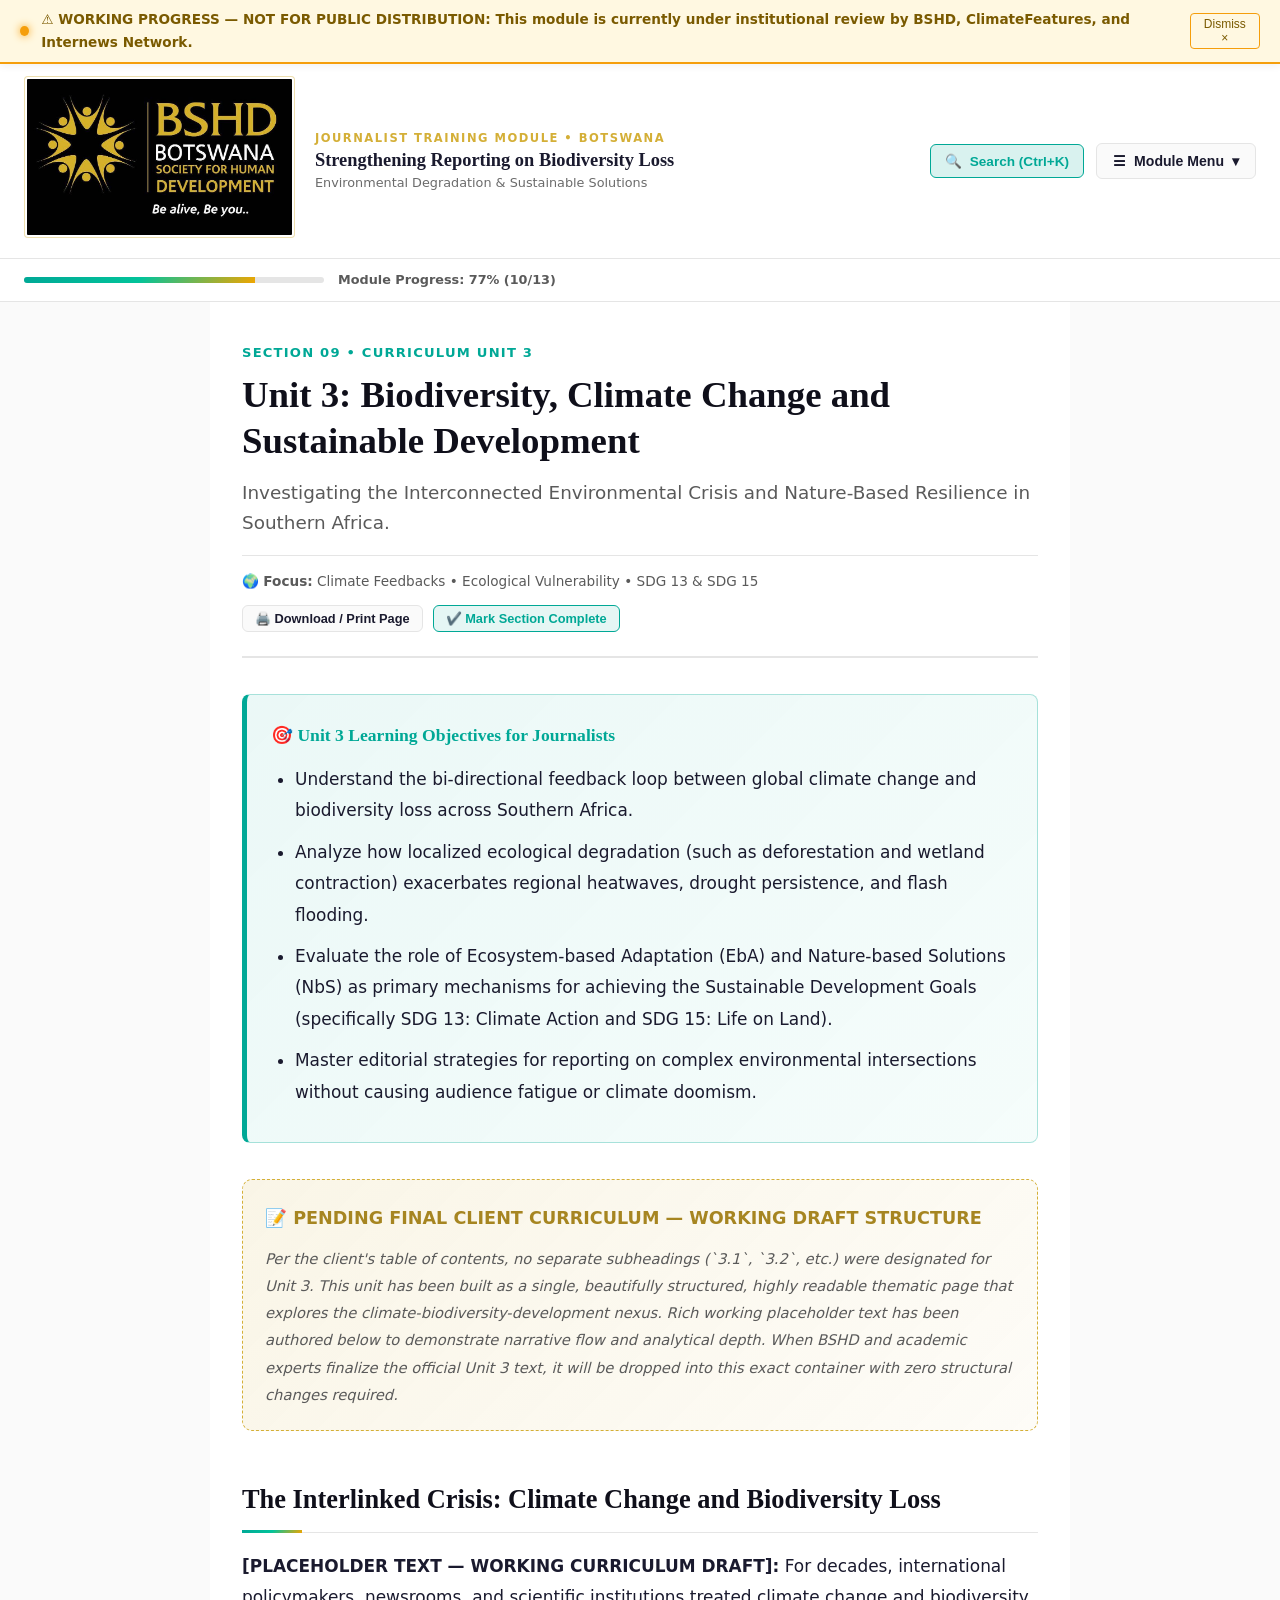
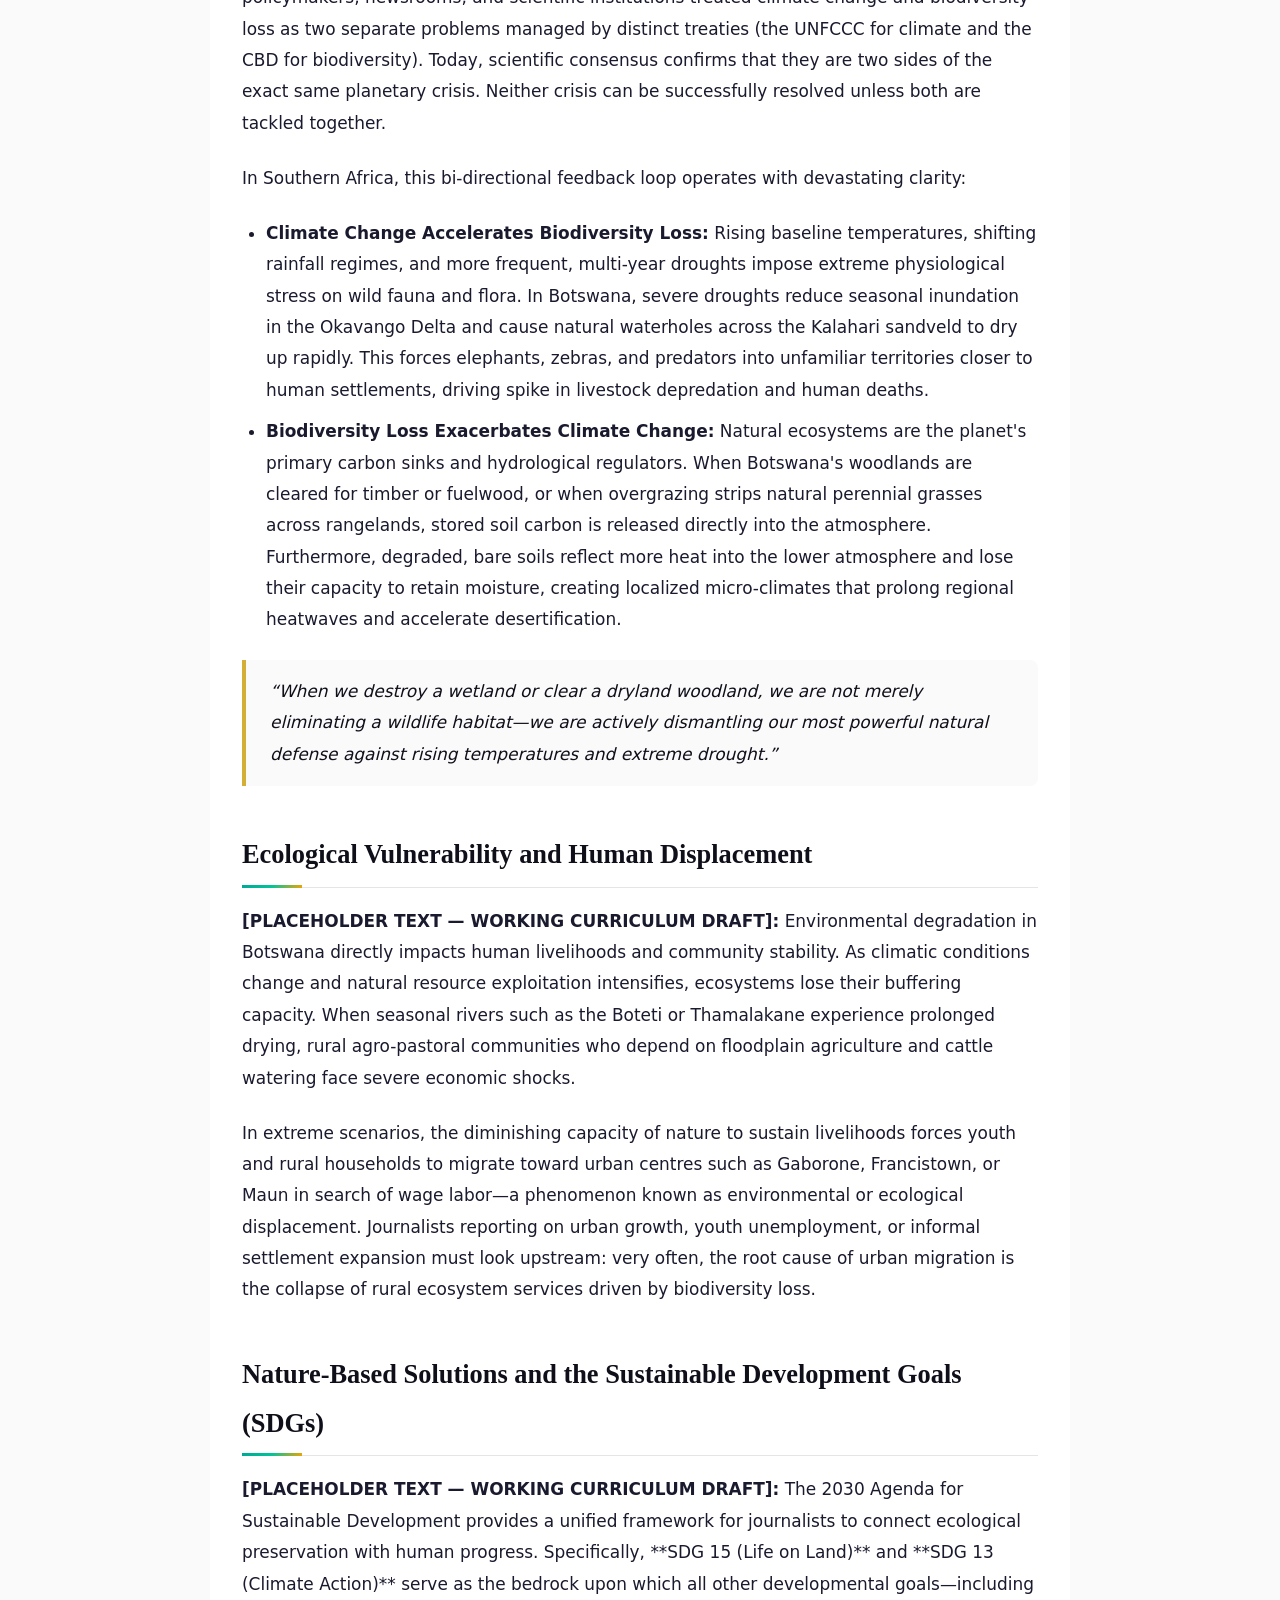
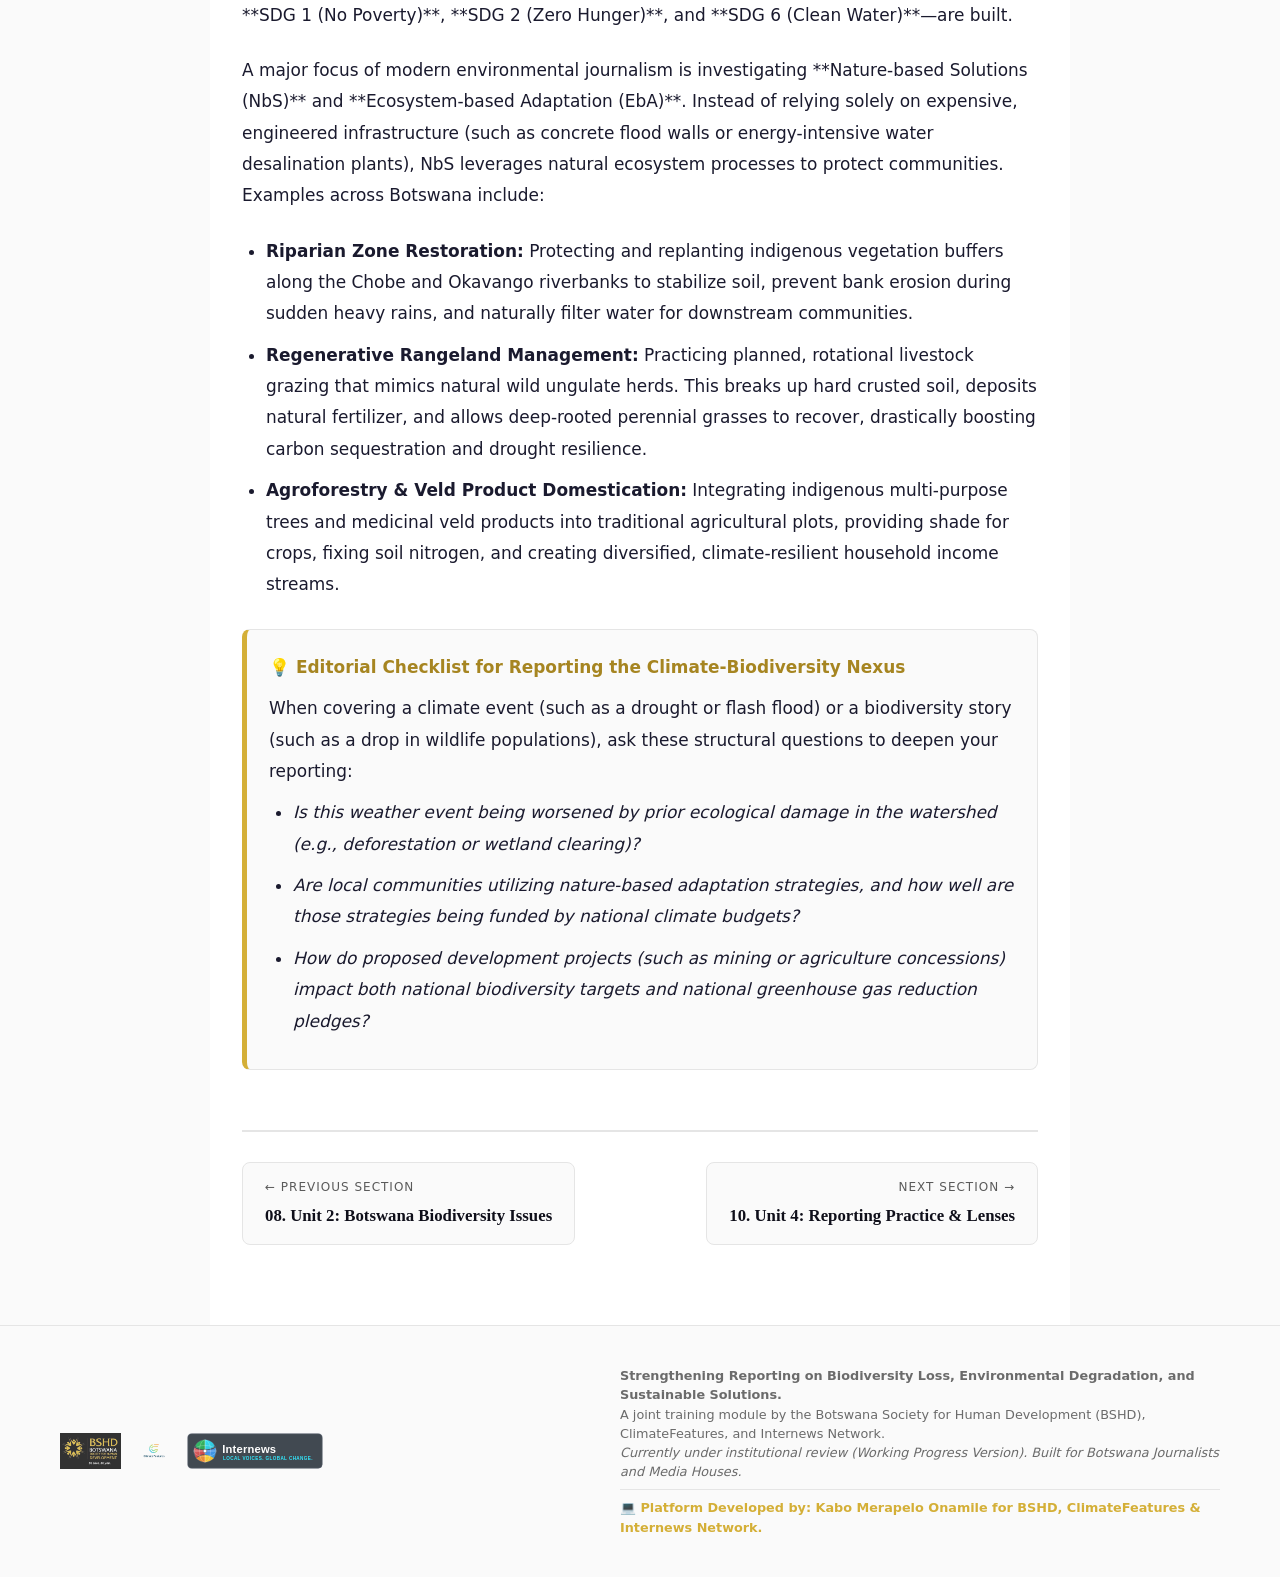
<file: unit3.html>
<!DOCTYPE html>
<html lang="en">
<head>
  <meta charset="UTF-8">
  <meta name="viewport" content="width=device-width, initial-scale=1.0">
  <meta name="robots" content="noindex, nofollow">
  <title>Unit 3: Biodiversity, Climate Change & Sustainable Development | BSHD x ClimateFeatures</title>
  <link rel="icon" type="image/svg+xml" href="./assets/images/favicon.svg">
  <link rel="stylesheet" href="./assets/css/style.css">
<style>
/* Essential inline fallback so layout and collapsible menus never break before style.css loads */
body { font-family: system-ui, -apple-system, sans-serif; background: #FAFAFA; color: #1A1A2E; margin: 0; padding: 0; }
.gnav-panel { display: none; }
.gnav-menu.open .gnav-panel { display: block !important; }
.gnav-sub-list { display: none; }
.gnav-parent.open .gnav-sub-list { display: block !important; }
#wp-banner { background: #FFF8E1; color: #7A5A00; padding: 8px 20px; border-bottom: 2px solid #F59E0B; display: flex; justify-content: space-between; align-items: center; }
</style>
</head>
<body data-page-id="unit3">

<div id="wp-banner">
  <div class="banner-content">
    <span class="pulse-dot"></span>
    <span>⚠️ WORKING PROGRESS — NOT FOR PUBLIC DISTRIBUTION: This module is currently under institutional review by BSHD, ClimateFeatures, and Internews Network.</span>
  </div>
  <button id="dismiss-wp-banner" class="banner-close" title="Dismiss warning for this session">Dismiss ×</button>
</div>

<header class="site-header">
  <div class="header-brand">
    <div class="header-logos">
      <a href="index.html" title="Botswana Society for Human Development">
        <img src="./assets/images/bshd-logo.jpg" alt="BSHD Logo" class="header-logo-bshd">
      </a>
    </div>
    <div class="header-title-box">
      <span class="module-tag">Journalist Training Module • Botswana</span>
      <h1>Strengthening Reporting on Biodiversity Loss</h1>
      <span class="header-subtitle">Environmental Degradation & Sustainable Solutions</span>
    </div>
  </div>

  <div class="header-actions">
    <button id="search-trigger-btn" class="btn-header btn-search">
      🔍 <span>Search (Ctrl+K)</span>
    </button>

    <div class="gnav-menu" id="gnav-menu">
      <button class="gnav-trigger" id="gnav-trigger" aria-haspopup="true" aria-expanded="false">
        ☰ <span>Module Menu</span> ▾
      </button>
      <div class="gnav-panel">
        <a href="index.html" class="gnav-link">🏠 Home</a>

        <span class="gnav-group-label">Course Platform & Overview</span>
        <a href="overview.html" class="gnav-link">Course Dashboard</a>
        <a href="foreword.html" class="gnav-link">Foreword</a>
        <a href="partners.html" class="gnav-link">Main Project Partners</a>
        <a href="disclaimer.html" class="gnav-link">Disclaimer</a>
        <a href="attribution.html" class="gnav-link">Attribution</a>
        <a href="glossary.html" class="gnav-link">Glossary of Terms</a>

        <hr>
        <span class="gnav-group-label">Curriculum Units 1–5</span>

        <div class="gnav-parent">
          <div class="gnav-parent-row">
            <a href="unit1.html" class="gnav-link">Unit 1: Global Biodiversity</a>
            <button class="gnav-parent-toggle" aria-label="Toggle Unit 1 subsections">▾</button>
          </div>
          <div class="gnav-sub-list">
            <a href="unit1.html#1-1" class="gnav-sub-link">1.1 Global Biodiversity Status</a>
            <a href="unit1.html#1-2" class="gnav-sub-link">1.2 Agreements & Frameworks</a>
          </div>
        </div>

        <div class="gnav-parent">
          <div class="gnav-parent-row">
            <a href="unit2.html" class="gnav-link">Unit 2: Botswana Issues</a>
            <button class="gnav-parent-toggle" aria-label="Toggle Unit 2 subsections">▾</button>
          </div>
          <div class="gnav-sub-list">
            <a href="unit2.html#2-1" class="gnav-sub-link">2.1 Key Biodiversity Areas & Risks</a>
            <a href="unit2.html#2-2" class="gnav-sub-link">2.2 Domestication of Instruments</a>
            <a href="unit2.html#2-3" class="gnav-sub-link">2.3 BUAN Ecosystem Assessment</a>
            <a href="unit2.html#2-4" class="gnav-sub-link">2.4 Dept. Wildlife & National Parks</a>
            <a href="unit2.html#2-5" class="gnav-sub-link">2.5 Dept. Forestry & Range Resources</a>
          </div>
        </div>

        <a href="unit3.html" class="gnav-link">Unit 3: Climate & SD Nexus</a>

        <div class="gnav-parent">
          <div class="gnav-parent-row">
            <a href="unit4.html" class="gnav-link">Unit 4: Reporting Practice</a>
            <button class="gnav-parent-toggle" aria-label="Toggle Unit 4 subsections">▾</button>
          </div>
          <div class="gnav-sub-list">
            <a href="unit4.html#4-1" class="gnav-sub-link">4.1 Tips for Finding Story Ideas</a>
            <a href="unit4.html#4-2" class="gnav-sub-link">4.2 Evidence-Driven Reporting</a>
            <a href="unit4.html#4-3" class="gnav-sub-link">4.3 Rights-Based Lens</a>
            <a href="unit4.html#4-4" class="gnav-sub-link">4.4 Finance & Business Approach</a>
            <a href="unit4.html#4-5" class="gnav-sub-link">4.5 Follow the Money (Investigative)</a>
            <a href="unit4.html#4-6" class="gnav-sub-link">4.6 Solutions Journalism Framework</a>
            <a href="unit4.html#4-7" class="gnav-sub-link">4.7 Resource-Driven Economy (Prof Kabou)</a>
            <a href="unit4.html#4-8" class="gnav-sub-link">4.8 Journalism Ethics</a>
            <a href="unit4.html#4-9" class="gnav-sub-link">4.9 AI in Biodiversity Reporting</a>
          </div>
        </div>

        <a href="unit5.html" class="gnav-link">Unit 5: The Story Clinic</a>

        <hr>
        <a href="closing-reflection.html" class="gnav-link">Closing Reflection</a>
        <a href="project-partners.html" class="gnav-link">Closing Partners & Credits</a>

        <hr>
        <div class="gnav-parent">
          <div class="gnav-parent-row">
            <span class="gnav-link gnav-static">⚙️ Settings</span>
            <button class="gnav-parent-toggle" aria-label="Toggle Settings">▾</button>
          </div>
          <div class="gnav-sub-list">
            <button id="theme-toggle-btn" class="gnav-sub-link gnav-sub-btn" title="Toggle Reading Canvas Theme">🌙 <span style="font-size:0.85rem">Dark Canvas</span></button>
            <a href="print-module.html" class="gnav-sub-link">🖨️ Print Full Module</a>
            <button id="reset-progress-btn" class="gnav-sub-link gnav-sub-btn" title="Clear locally stored progress checks">↻ Reset Progress</button>
            <button class="gnav-sub-link gnav-sub-btn settings-trigger-btn" title="Open Module Settings & UI Control">⚙️ More Preferences…</button>
          </div>
        </div>
      </div>
    </div>
  </div>
</header>

<div class="reading-progress-bar" title="Module Reading Progress Tracker">
  <div class="reading-progress-track">
    <div id="header-progress-fill" class="reading-progress-fill"></div>
  </div>
  <span id="header-progress-text" class="reading-progress-text">Module Progress: 0%</span>
</div>

<div class="module-container">
  <main class="main-content">
    <div class="article-header">
      <span class="article-breadcrumb">Section 09 • Curriculum Unit 3</span>
      <h1 class="article-title">Unit 3: Biodiversity, Climate Change and Sustainable Development</h1>
      <p class="article-subtitle">Investigating the Interconnected Environmental Crisis and Nature-Based Resilience in Southern Africa.</p>
      
      <div class="article-meta-bar">
        <div class="meta-item">
          <span>🌍 <strong>Focus:</strong> Climate Feedbacks • Ecological Vulnerability • SDG 13 & SDG 15</span>
        </div>
        <div class="meta-actions">
          <button onclick="window.print()" class="btn-meta">🖨️ Download / Print Page</button>
          <button id="mark-complete-btn" class="btn-meta btn-mark-read">✔️ Mark Section Complete</button>
        </div>
      </div>
    </div>

    <div class="article-body">
      <!-- Pedagogical Objectives Box -->
      <div class="learning-box">
        <div class="learning-box-title">🎯 Unit 3 Learning Objectives for Journalists</div>
        <ul>
          <li>Understand the bi-directional feedback loop between global climate change and biodiversity loss across Southern Africa.</li>
          <li>Analyze how localized ecological degradation (such as deforestation and wetland contraction) exacerbates regional heatwaves, drought persistence, and flash flooding.</li>
          <li>Evaluate the role of Ecosystem-based Adaptation (EbA) and Nature-based Solutions (NbS) as primary mechanisms for achieving the Sustainable Development Goals (specifically SDG 13: Climate Action and SDG 15: Life on Land).</li>
          <li>Master editorial strategies for reporting on complex environmental intersections without causing audience fatigue or climate doomism.</li>
        </ul>
      </div>

      <!-- Clearly Marked Unit Placeholder Notice -->
      <div style="background: linear-gradient(135deg, rgba(212, 175, 55, 0.12) 0%, rgba(212, 175, 55, 0.04) 100%); border: 1px dashed var(--bshd-gold); border-radius: 10px; padding: 22px; margin-bottom: 36px;">
        <h4 style="color: var(--bshd-gold-dark); margin-top:0; display:flex; align-items:center; gap:8px;">
          <span>📝 PENDING FINAL CLIENT CURRICULUM — WORKING DRAFT STRUCTURE</span>
        </h4>
        <p style="margin-bottom: 0; font-size: 0.92rem; color: var(--text-muted);">
          <em>Per the client's table of contents, no separate subheadings (`3.1`, `3.2`, etc.) were designated for Unit 3. This unit has been built as a single, beautifully structured, highly readable thematic page that explores the climate-biodiversity-development nexus. Rich working placeholder text has been authored below to demonstrate narrative flow and analytical depth. When BSHD and academic experts finalize the official Unit 3 text, it will be dropped into this exact container with zero structural changes required.</em>
        </p>
      </div>

      <h2>The Interlinked Crisis: Climate Change and Biodiversity Loss</h2>
      <p>
        <strong>[PLACEHOLDER TEXT — WORKING CURRICULUM DRAFT]:</strong> For decades, international policymakers, newsrooms, and scientific institutions treated climate change and biodiversity loss as two separate problems managed by distinct treaties (the UNFCCC for climate and the CBD for biodiversity). Today, scientific consensus confirms that they are two sides of the exact same planetary crisis. Neither crisis can be successfully resolved unless both are tackled together.
      </p>

      <p>
        In Southern Africa, this bi-directional feedback loop operates with devastating clarity:
      </p>

      <ul>
        <li><strong>Climate Change Accelerates Biodiversity Loss:</strong> Rising baseline temperatures, shifting rainfall regimes, and more frequent, multi-year droughts impose extreme physiological stress on wild fauna and flora. In Botswana, severe droughts reduce seasonal inundation in the Okavango Delta and cause natural waterholes across the Kalahari sandveld to dry up rapidly. This forces elephants, zebras, and predators into unfamiliar territories closer to human settlements, driving spike in livestock depredation and human deaths.</li>
        <li><strong>Biodiversity Loss Exacerbates Climate Change:</strong> Natural ecosystems are the planet's primary carbon sinks and hydrological regulators. When Botswana's woodlands are cleared for timber or fuelwood, or when overgrazing strips natural perennial grasses across rangelands, stored soil carbon is released directly into the atmosphere. Furthermore, degraded, bare soils reflect more heat into the lower atmosphere and lose their capacity to retain moisture, creating localized micro-climates that prolong regional heatwaves and accelerate desertification.</li>
      </ul>

      <blockquote>
        “When we destroy a wetland or clear a dryland woodland, we are not merely eliminating a wildlife habitat—we are actively dismantling our most powerful natural defense against rising temperatures and extreme drought.”
      </blockquote>

      <h2>Ecological Vulnerability and Human Displacement</h2>
      <p>
        <strong>[PLACEHOLDER TEXT — WORKING CURRICULUM DRAFT]:</strong> Environmental degradation in Botswana directly impacts human livelihoods and community stability. As climatic conditions change and natural resource exploitation intensifies, ecosystems lose their buffering capacity. When seasonal rivers such as the Boteti or Thamalakane experience prolonged drying, rural agro-pastoral communities who depend on floodplain agriculture and cattle watering face severe economic shocks.
      </p>

      <p>
        In extreme scenarios, the diminishing capacity of nature to sustain livelihoods forces youth and rural households to migrate toward urban centres such as Gaborone, Francistown, or Maun in search of wage labor—a phenomenon known as environmental or ecological displacement. Journalists reporting on urban growth, youth unemployment, or informal settlement expansion must look upstream: very often, the root cause of urban migration is the collapse of rural ecosystem services driven by biodiversity loss.
      </p>

      <h2>Nature-Based Solutions and the Sustainable Development Goals (SDGs)</h2>
      <p>
        <strong>[PLACEHOLDER TEXT — WORKING CURRICULUM DRAFT]:</strong> The 2030 Agenda for Sustainable Development provides a unified framework for journalists to connect ecological preservation with human progress. Specifically, **SDG 15 (Life on Land)** and **SDG 13 (Climate Action)** serve as the bedrock upon which all other developmental goals—including **SDG 1 (No Poverty)**, **SDG 2 (Zero Hunger)**, and **SDG 6 (Clean Water)**—are built.
      </p>

      <p>
        A major focus of modern environmental journalism is investigating **Nature-based Solutions (NbS)** and **Ecosystem-based Adaptation (EbA)**. Instead of relying solely on expensive, engineered infrastructure (such as concrete flood walls or energy-intensive water desalination plants), NbS leverages natural ecosystem processes to protect communities. Examples across Botswana include:
      </p>

      <ul>
        <li><strong>Riparian Zone Restoration:</strong> Protecting and replanting indigenous vegetation buffers along the Chobe and Okavango riverbanks to stabilize soil, prevent bank erosion during sudden heavy rains, and naturally filter water for downstream communities.</li>
        <li><strong>Regenerative Rangeland Management:</strong> Practicing planned, rotational livestock grazing that mimics natural wild ungulate herds. This breaks up hard crusted soil, deposits natural fertilizer, and allows deep-rooted perennial grasses to recover, drastically boosting carbon sequestration and drought resilience.</li>
        <li><strong>Agroforestry & Veld Product Domestication:</strong> Integrating indigenous multi-purpose trees and medicinal veld products into traditional agricultural plots, providing shade for crops, fixing soil nitrogen, and creating diversified, climate-resilient household income streams.</li>
      </ul>

      <div class="takeaway-box">
        <div class="takeaway-title">💡 Editorial Checklist for Reporting the Climate-Biodiversity Nexus</div>
        <p style="margin-bottom: 10px;">
          When covering a climate event (such as a drought or flash flood) or a biodiversity story (such as a drop in wildlife populations), ask these structural questions to deepen your reporting:
        </p>
        <ul style="margin-bottom: 0;">
          <li><em>Is this weather event being worsened by prior ecological damage in the watershed (e.g., deforestation or wetland clearing)?</em></li>
          <li><em>Are local communities utilizing nature-based adaptation strategies, and how well are those strategies being funded by national climate budgets?</em></li>
          <li><em>How do proposed development projects (such as mining or agriculture concessions) impact both national biodiversity targets and national greenhouse gas reduction pledges?</em></li>
        </ul>
      </div>
    </div>

    <!-- Page Pagination -->
    <nav class="page-pagination">
      <a href="unit2.html" class="pagination-link prev">
        <span class="pagination-label">← Previous Section</span>
        <span class="pagination-title">08. Unit 2: Botswana Biodiversity Issues</span>
      </a>
      <a href="unit4.html" class="pagination-link next">
        <span class="pagination-label">Next Section →</span>
        <span class="pagination-title">10. Unit 4: Reporting Practice & Lenses</span>
      </a>
    </nav>
  </main>
</div>

<!-- Search Modal -->
<div id="search-modal-overlay" class="search-modal-overlay">
  <div class="search-modal">
    <div class="search-modal-header">
      <span style="font-size: 1.3rem;">🔍</span>
      <input type="text" id="search-input" placeholder="Search topics, terms, institutions (e.g., Okavango, DWNP, Prof Kabou)..." autocomplete="off">
      <button id="btn-close-search" class="btn-close-modal" aria-label="Close Search">×</button>
    </div>
    <div id="search-results-list" class="search-results-list"></div>
  </div>
</div>

<!-- Settings & UI Control Modal Overlay -->
<div id="settings-modal-overlay" class="settings-modal-overlay">
  <div class="settings-modal">
    <div class="settings-modal-header">
      <h3>⚙️ Module Preferences & Accessibility Settings</h3>
      <button id="btn-close-settings" class="btn-close-modal" aria-label="Close Settings">×</button>
    </div>
    <div class="settings-modal-body">
      <div class="settings-group">
        <span class="settings-group-title">🎨 Reading Canvas Theme</span>
        <div class="settings-options-grid">
          <button class="settings-btn active" data-setting="theme" data-value="light">☀️ Light Editorial</button>
          <button class="settings-btn" data-setting="theme" data-value="dark">🌙 Dark Institutional</button>
          <button class="settings-btn" data-setting="theme" data-value="sepia">📜 Sepia (Warm Field Mode)</button>
        </div>
      </div>
      <div class="settings-group">
        <span class="settings-group-title">🔤 Text Scaling & Font Size</span>
        <div class="settings-options-grid">
          <button class="settings-btn" data-setting="fontSize" data-value="sm">A- Small (90%)</button>
          <button class="settings-btn active" data-setting="fontSize" data-value="md">A Standard (100%)</button>
          <button class="settings-btn" data-setting="fontSize" data-value="lg">A+ Large (115%)</button>
          <button class="settings-btn" data-setting="fontSize" data-value="xl">A++ Extra Large (130%)</button>
        </div>
      </div>
      <div class="settings-group">
        <span class="settings-group-title">🖋️ Typography & Legibility</span>
        <div class="settings-options-grid">
          <button class="settings-btn active" data-setting="fontStyle" data-value="serif">Editorial Serif</button>
          <button class="settings-btn" data-setting="fontStyle" data-value="sans">Modern Sans-Serif</button>
          <button class="settings-btn" data-setting="fontStyle" data-value="dyslexic">Wide Spacing (High Legibility)</button>
        </div>
      </div>
      <div class="settings-group">
        <span class="settings-group-title">📶 Field & Bandwidth Optimizations</span>
        <div class="settings-row-toggle">
          <div>
            <div class="settings-toggle-label">Low-Bandwidth / Data Saver Mode</div>
            <div class="settings-toggle-sub">Disables animations and background effects for slow rural 3G/4G field connections across Botswana.</div>
          </div>
          <input type="checkbox" id="toggle-data-saver" style="width:20px; height:20px; cursor:pointer;">
        </div>
      </div>
      <div class="settings-group" style="border:none; padding-top:10px;">
        <button id="export-settings-btn" class="settings-btn" style="background:var(--cf-teal); color:#fff; border:none; width:100%; justify-content:center; padding:10px;">
          📥 Backup Reading Progress & Preferences (JSON)
        </button>
      </div>
    </div>
  </div>
</div>

<footer class="site-footer">
  <div class="footer-content">
    <div class="footer-logos">
      <img src="./assets/images/bshd-logo.jpg" alt="BSHD Logo">
      <img src="./assets/images/cf-logo.png" alt="ClimateFeatures Logo">
      <img src="./assets/images/internews-logo.svg" alt="Internews Network Logo">
    </div>
    <div class="footer-disclaimer">
      <strong>Strengthening Reporting on Biodiversity Loss, Environmental Degradation, and Sustainable Solutions.</strong><br>
      A joint training module by the Botswana Society for Human Development (BSHD), ClimateFeatures, and Internews Network.<br>
      <em>Currently under institutional review (Working Progress Version). Built for Botswana Journalists and Media Houses.</em><br><span style="display:inline-block; margin-top:8px; padding-top:8px; border-top:1px solid var(--canvas-border); color:#D4AF37; font-weight:600;">💻 Platform Developed by: Kabo Merapelo Onamile for BSHD, ClimateFeatures & Internews Network.</span>
    </div>
  </div>
</footer>

<script src="./assets/js/search-data.js"></script>
<script src="./assets/js/app.js"></script>
</body>
</html>
</file>
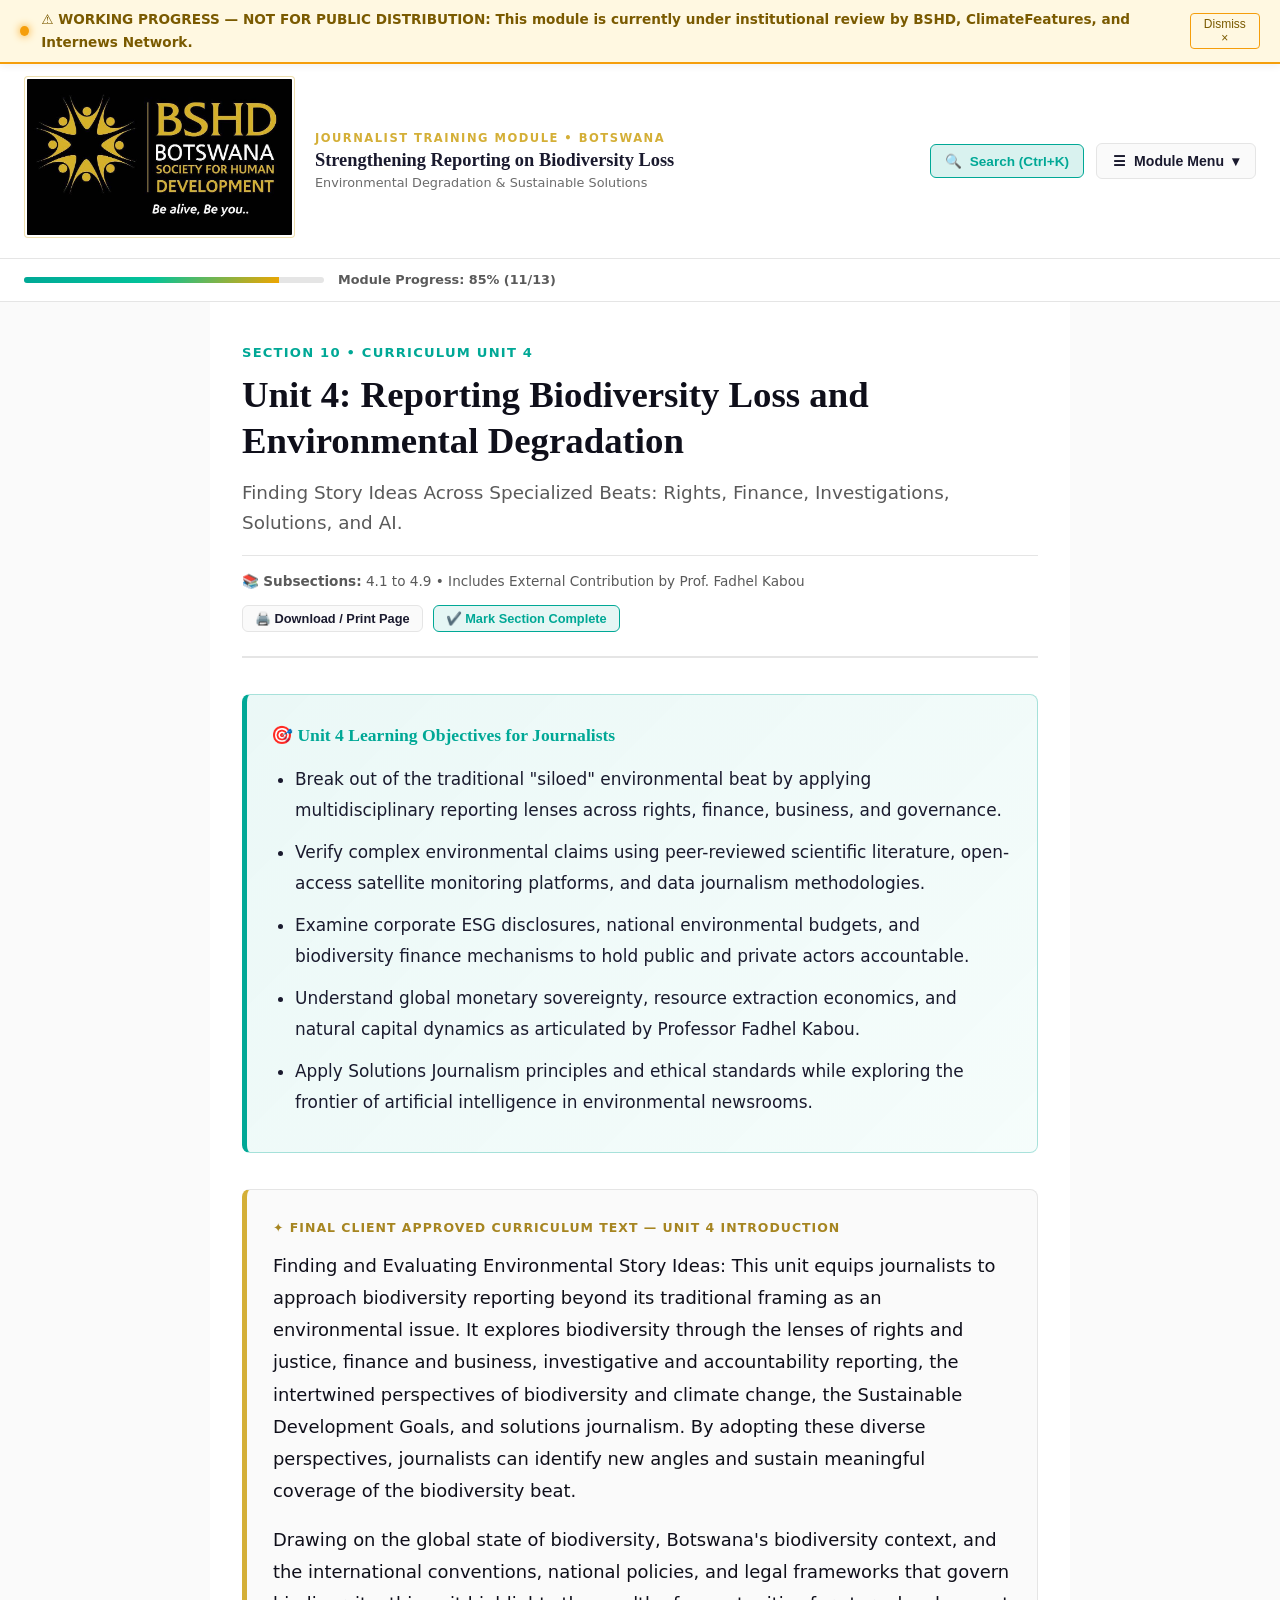
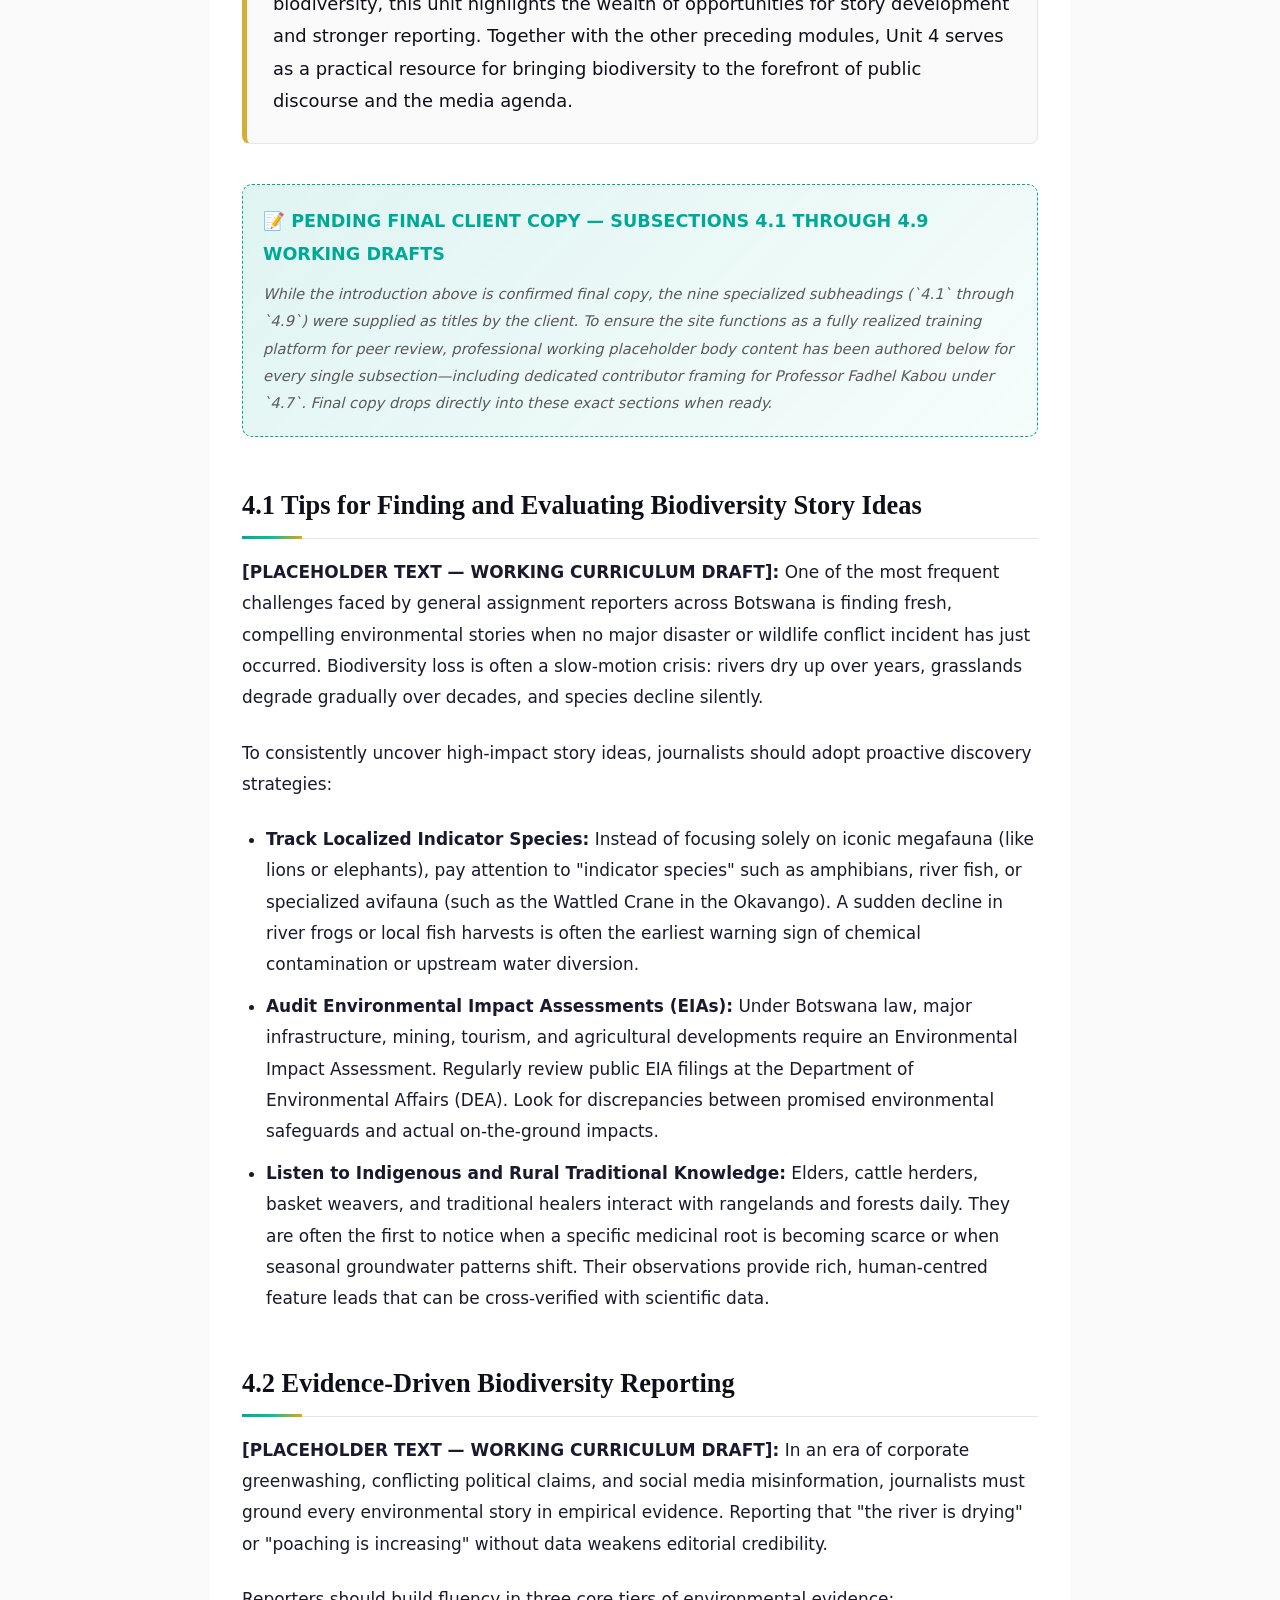
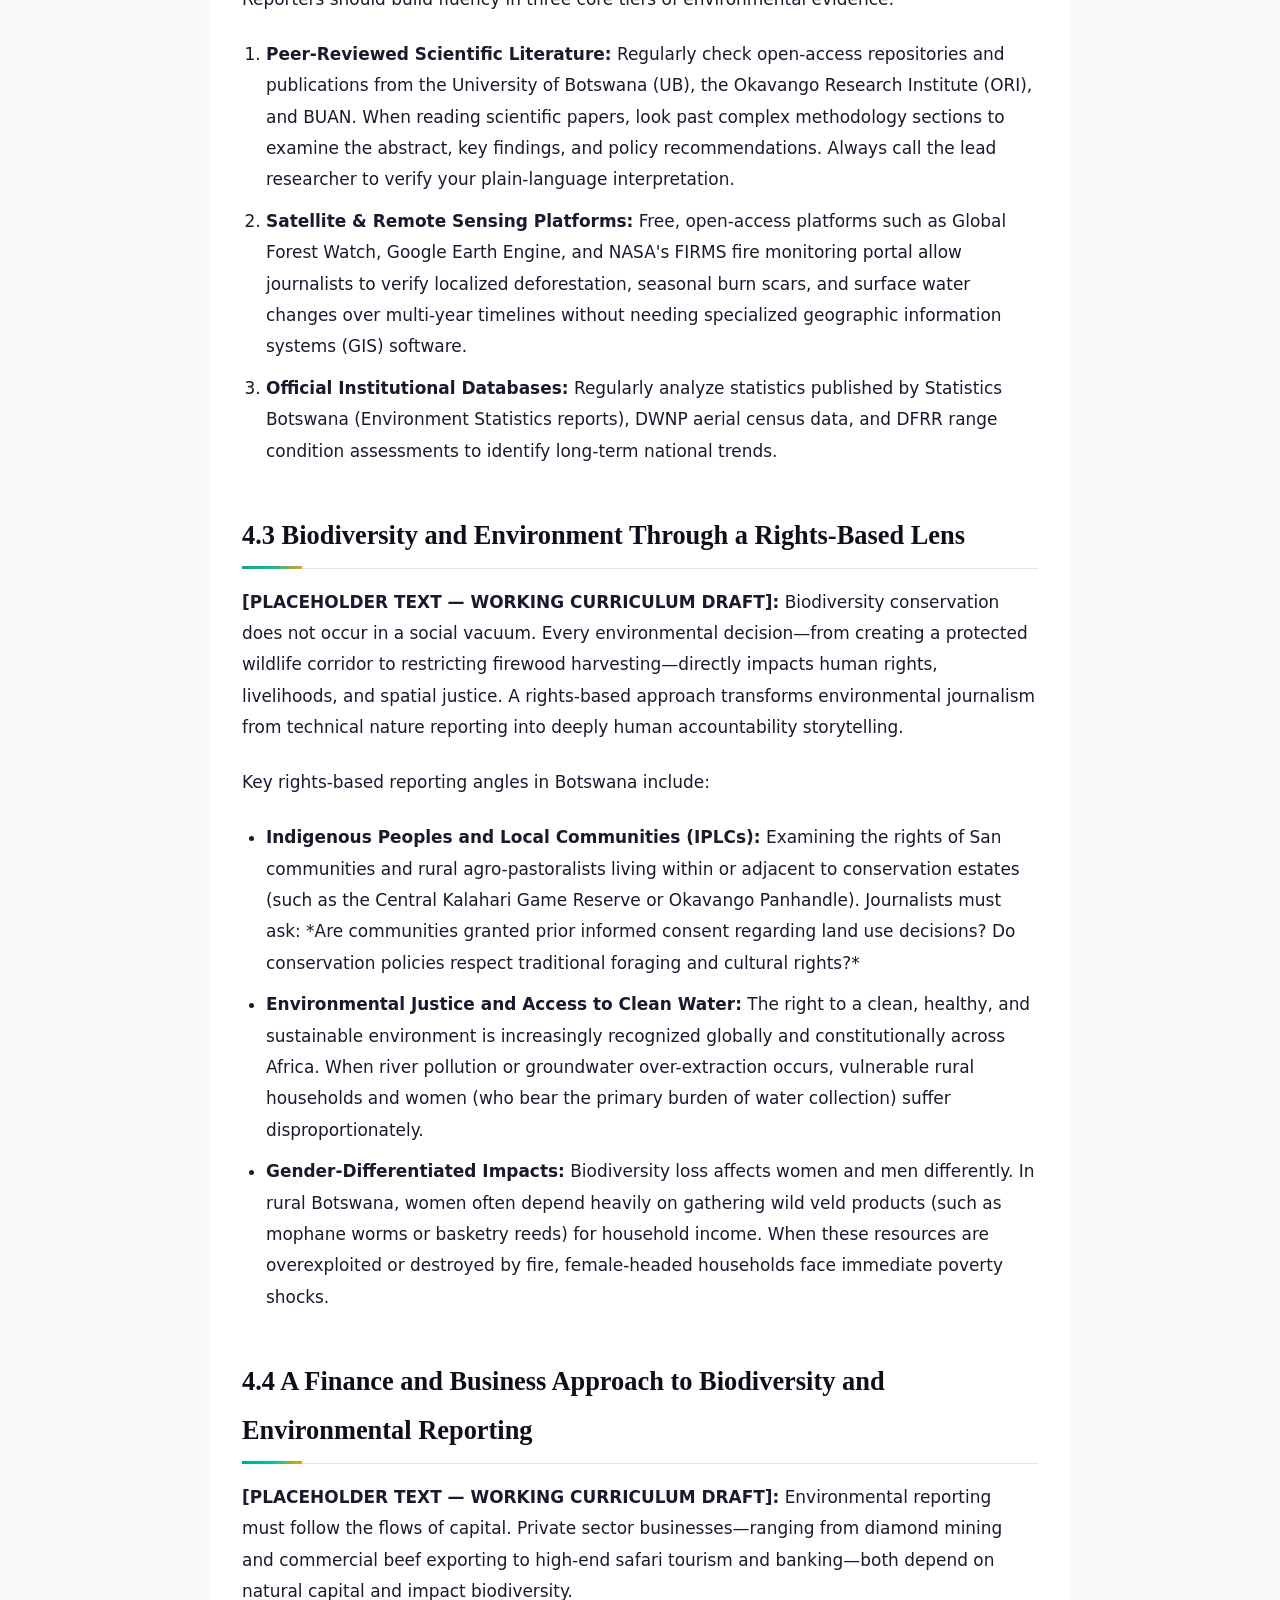
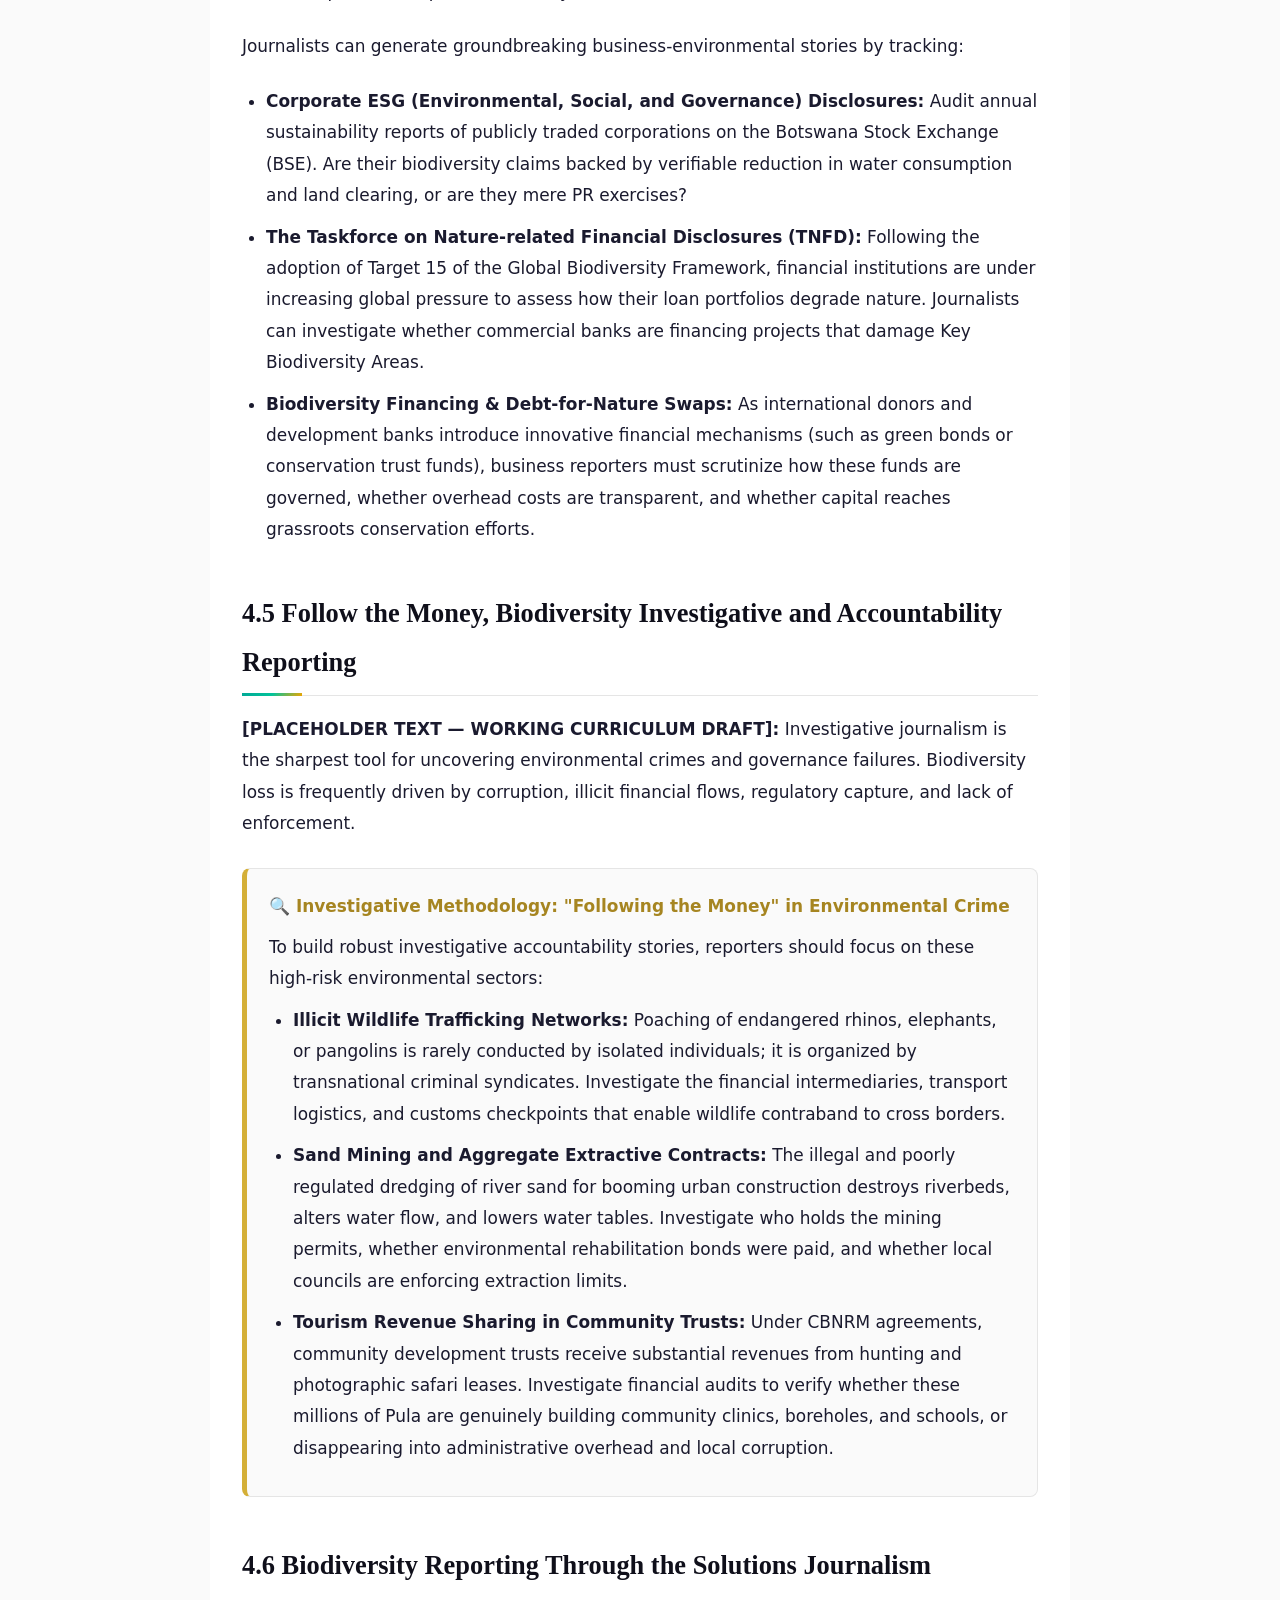
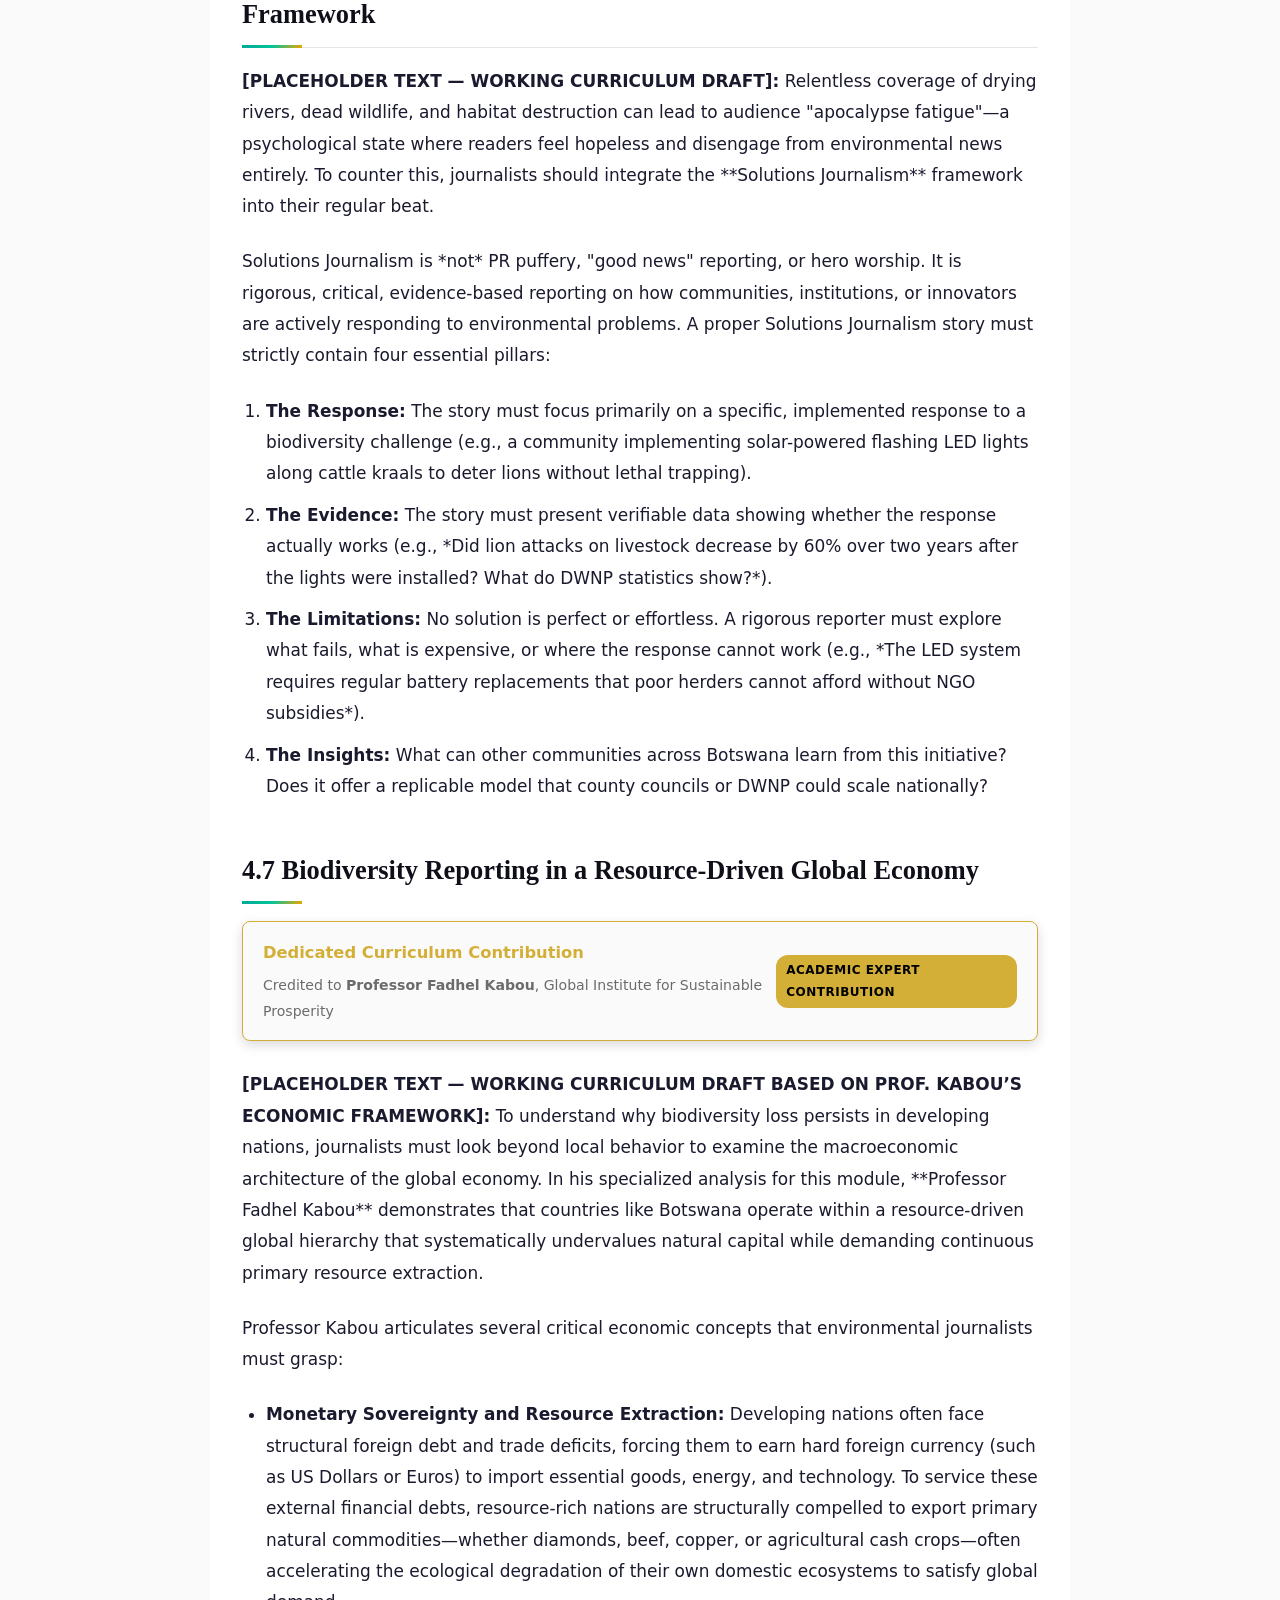
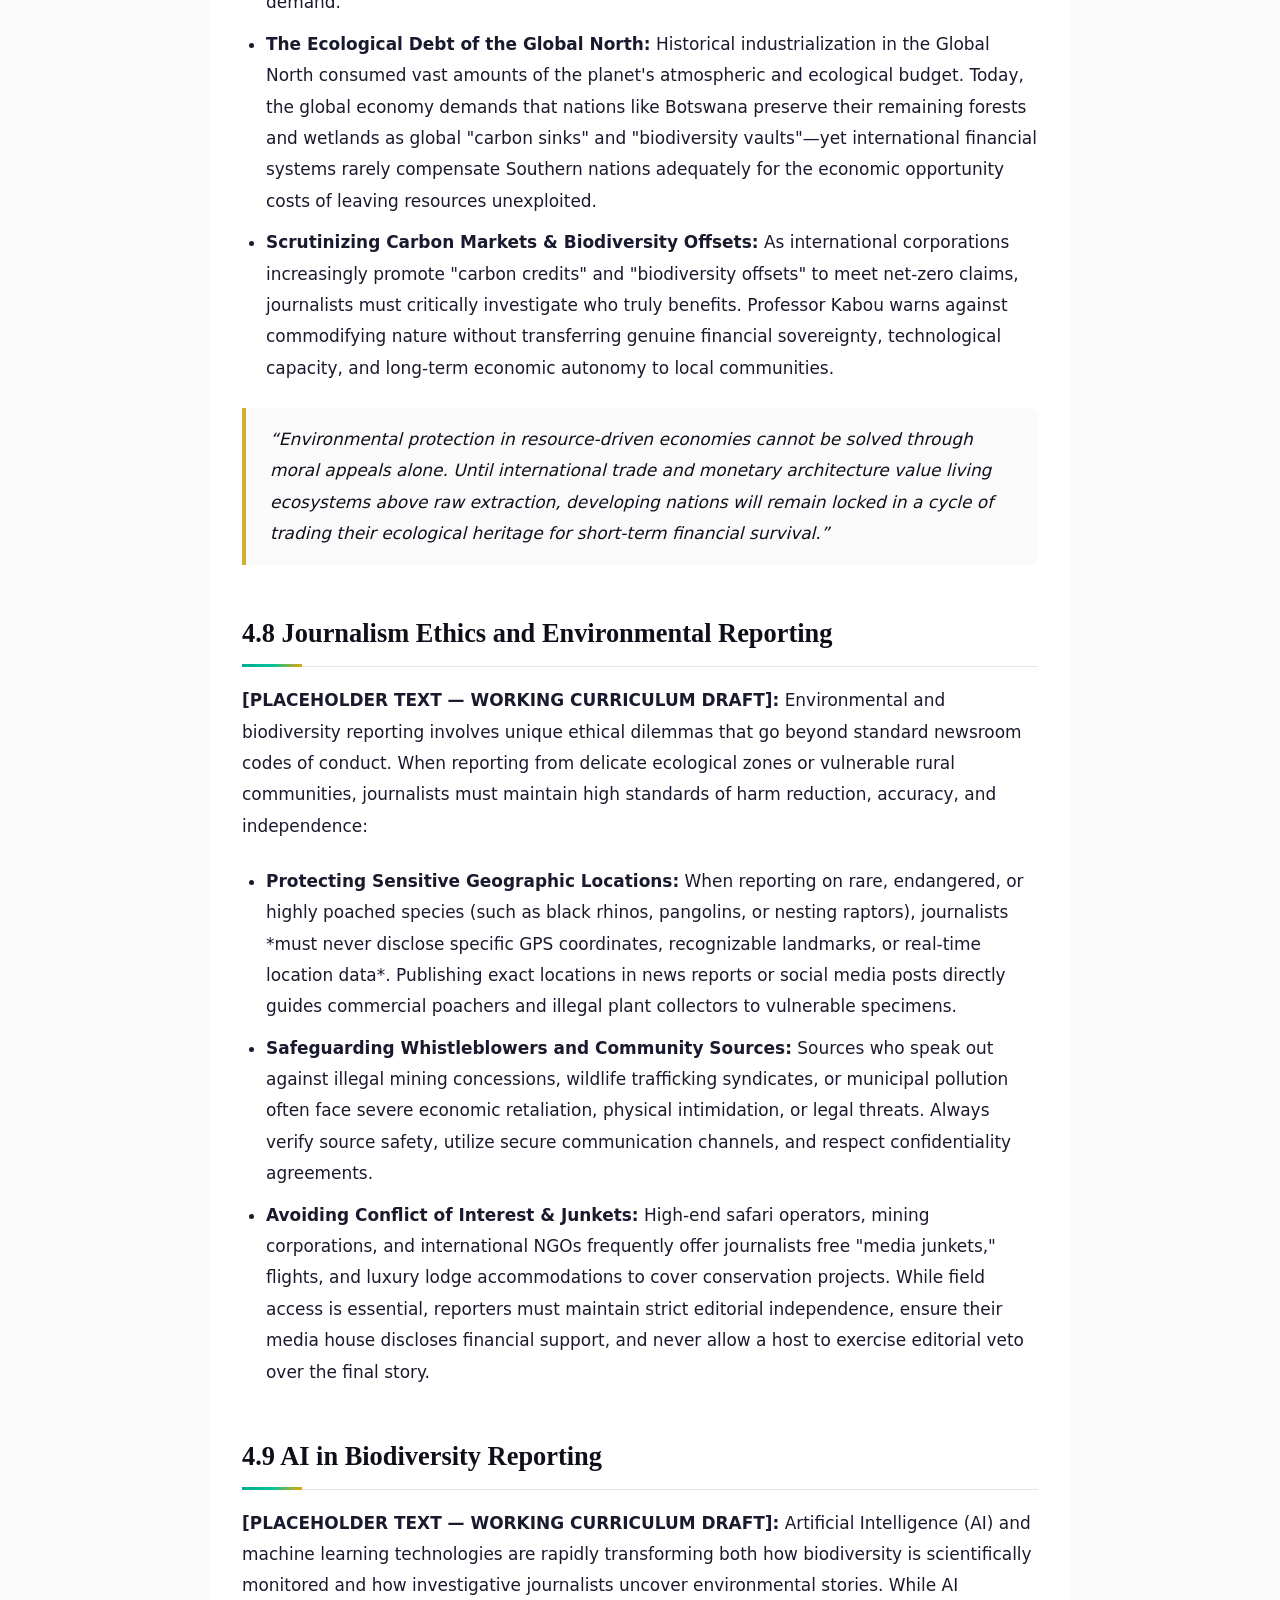
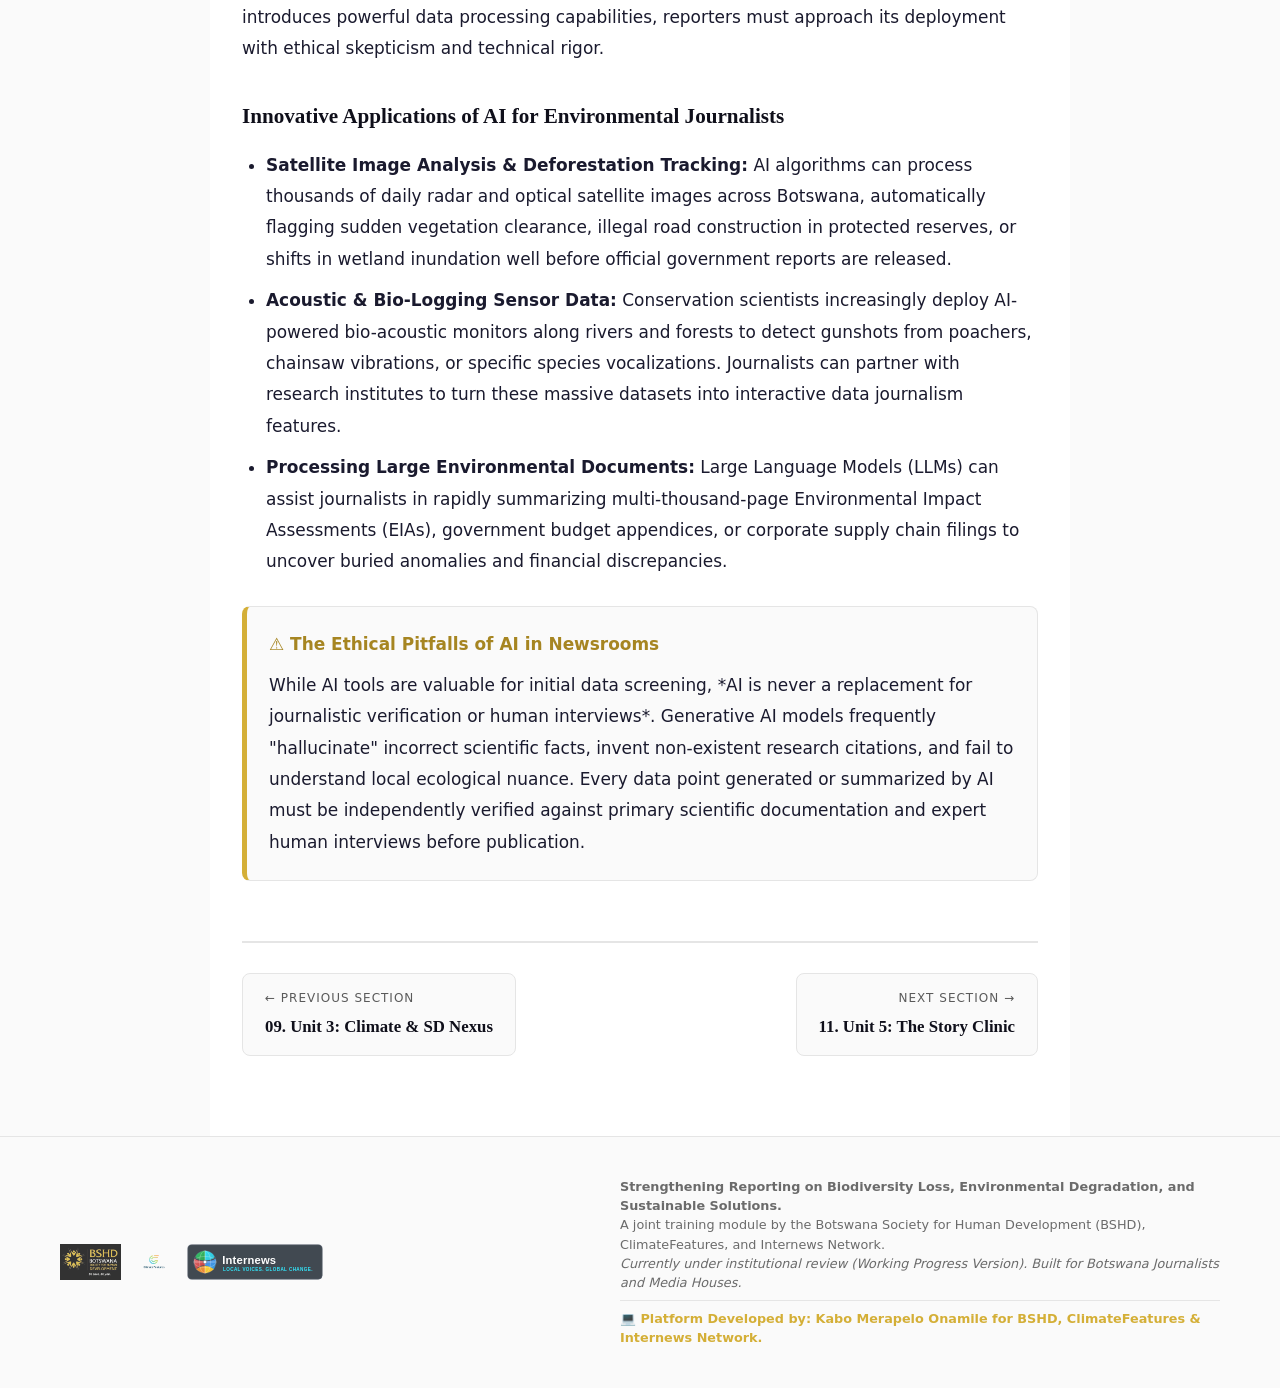
<file: unit4.html>
<!DOCTYPE html>
<html lang="en">
<head>
  <meta charset="UTF-8">
  <meta name="viewport" content="width=device-width, initial-scale=1.0">
  <meta name="robots" content="noindex, nofollow">
  <title>Unit 4: Reporting Biodiversity Loss & Environmental Degradation | BSHD x ClimateFeatures</title>
  <link rel="icon" type="image/svg+xml" href="./assets/images/favicon.svg">
  <link rel="stylesheet" href="./assets/css/style.css">
<style>
/* Essential inline fallback so layout and collapsible menus never break before style.css loads */
body { font-family: system-ui, -apple-system, sans-serif; background: #FAFAFA; color: #1A1A2E; margin: 0; padding: 0; }
.gnav-panel { display: none; }
.gnav-menu.open .gnav-panel { display: block !important; }
.gnav-sub-list { display: none; }
.gnav-parent.open .gnav-sub-list { display: block !important; }
#wp-banner { background: #FFF8E1; color: #7A5A00; padding: 8px 20px; border-bottom: 2px solid #F59E0B; display: flex; justify-content: space-between; align-items: center; }
</style>
</head>
<body data-page-id="unit4">

<div id="wp-banner">
  <div class="banner-content">
    <span class="pulse-dot"></span>
    <span>⚠️ WORKING PROGRESS — NOT FOR PUBLIC DISTRIBUTION: This module is currently under institutional review by BSHD, ClimateFeatures, and Internews Network.</span>
  </div>
  <button id="dismiss-wp-banner" class="banner-close" title="Dismiss warning for this session">Dismiss ×</button>
</div>

<header class="site-header">
  <div class="header-brand">
    <div class="header-logos">
      <a href="index.html" title="Botswana Society for Human Development">
        <img src="./assets/images/bshd-logo.jpg" alt="BSHD Logo" class="header-logo-bshd">
      </a>
    </div>
    <div class="header-title-box">
      <span class="module-tag">Journalist Training Module • Botswana</span>
      <h1>Strengthening Reporting on Biodiversity Loss</h1>
      <span class="header-subtitle">Environmental Degradation & Sustainable Solutions</span>
    </div>
  </div>

  <div class="header-actions">
    <button id="search-trigger-btn" class="btn-header btn-search">
      🔍 <span>Search (Ctrl+K)</span>
    </button>

    <div class="gnav-menu" id="gnav-menu">
      <button class="gnav-trigger" id="gnav-trigger" aria-haspopup="true" aria-expanded="false">
        ☰ <span>Module Menu</span> ▾
      </button>
      <div class="gnav-panel">
        <a href="index.html" class="gnav-link">🏠 Home</a>

        <span class="gnav-group-label">Course Platform & Overview</span>
        <a href="overview.html" class="gnav-link">Course Dashboard</a>
        <a href="foreword.html" class="gnav-link">Foreword</a>
        <a href="partners.html" class="gnav-link">Main Project Partners</a>
        <a href="disclaimer.html" class="gnav-link">Disclaimer</a>
        <a href="attribution.html" class="gnav-link">Attribution</a>
        <a href="glossary.html" class="gnav-link">Glossary of Terms</a>

        <hr>
        <span class="gnav-group-label">Curriculum Units 1–5</span>

        <div class="gnav-parent">
          <div class="gnav-parent-row">
            <a href="unit1.html" class="gnav-link">Unit 1: Global Biodiversity</a>
            <button class="gnav-parent-toggle" aria-label="Toggle Unit 1 subsections">▾</button>
          </div>
          <div class="gnav-sub-list">
            <a href="unit1.html#1-1" class="gnav-sub-link">1.1 Global Biodiversity Status</a>
            <a href="unit1.html#1-2" class="gnav-sub-link">1.2 Agreements & Frameworks</a>
          </div>
        </div>

        <div class="gnav-parent">
          <div class="gnav-parent-row">
            <a href="unit2.html" class="gnav-link">Unit 2: Botswana Issues</a>
            <button class="gnav-parent-toggle" aria-label="Toggle Unit 2 subsections">▾</button>
          </div>
          <div class="gnav-sub-list">
            <a href="unit2.html#2-1" class="gnav-sub-link">2.1 Key Biodiversity Areas & Risks</a>
            <a href="unit2.html#2-2" class="gnav-sub-link">2.2 Domestication of Instruments</a>
            <a href="unit2.html#2-3" class="gnav-sub-link">2.3 BUAN Ecosystem Assessment</a>
            <a href="unit2.html#2-4" class="gnav-sub-link">2.4 Dept. Wildlife & National Parks</a>
            <a href="unit2.html#2-5" class="gnav-sub-link">2.5 Dept. Forestry & Range Resources</a>
          </div>
        </div>

        <a href="unit3.html" class="gnav-link">Unit 3: Climate & SD Nexus</a>

        <div class="gnav-parent">
          <div class="gnav-parent-row">
            <a href="unit4.html" class="gnav-link">Unit 4: Reporting Practice</a>
            <button class="gnav-parent-toggle" aria-label="Toggle Unit 4 subsections">▾</button>
          </div>
          <div class="gnav-sub-list">
            <a href="unit4.html#4-1" class="gnav-sub-link">4.1 Tips for Finding Story Ideas</a>
            <a href="unit4.html#4-2" class="gnav-sub-link">4.2 Evidence-Driven Reporting</a>
            <a href="unit4.html#4-3" class="gnav-sub-link">4.3 Rights-Based Lens</a>
            <a href="unit4.html#4-4" class="gnav-sub-link">4.4 Finance & Business Approach</a>
            <a href="unit4.html#4-5" class="gnav-sub-link">4.5 Follow the Money (Investigative)</a>
            <a href="unit4.html#4-6" class="gnav-sub-link">4.6 Solutions Journalism Framework</a>
            <a href="unit4.html#4-7" class="gnav-sub-link">4.7 Resource-Driven Economy (Prof Kabou)</a>
            <a href="unit4.html#4-8" class="gnav-sub-link">4.8 Journalism Ethics</a>
            <a href="unit4.html#4-9" class="gnav-sub-link">4.9 AI in Biodiversity Reporting</a>
          </div>
        </div>

        <a href="unit5.html" class="gnav-link">Unit 5: The Story Clinic</a>

        <hr>
        <a href="closing-reflection.html" class="gnav-link">Closing Reflection</a>
        <a href="project-partners.html" class="gnav-link">Closing Partners & Credits</a>

        <hr>
        <div class="gnav-parent">
          <div class="gnav-parent-row">
            <span class="gnav-link gnav-static">⚙️ Settings</span>
            <button class="gnav-parent-toggle" aria-label="Toggle Settings">▾</button>
          </div>
          <div class="gnav-sub-list">
            <button id="theme-toggle-btn" class="gnav-sub-link gnav-sub-btn" title="Toggle Reading Canvas Theme">🌙 <span style="font-size:0.85rem">Dark Canvas</span></button>
            <a href="print-module.html" class="gnav-sub-link">🖨️ Print Full Module</a>
            <button id="reset-progress-btn" class="gnav-sub-link gnav-sub-btn" title="Clear locally stored progress checks">↻ Reset Progress</button>
            <button class="gnav-sub-link gnav-sub-btn settings-trigger-btn" title="Open Module Settings & UI Control">⚙️ More Preferences…</button>
          </div>
        </div>
      </div>
    </div>
  </div>
</header>

<div class="reading-progress-bar" title="Module Reading Progress Tracker">
  <div class="reading-progress-track">
    <div id="header-progress-fill" class="reading-progress-fill"></div>
  </div>
  <span id="header-progress-text" class="reading-progress-text">Module Progress: 0%</span>
</div>

<div class="module-container">
  <main class="main-content">
    <div class="article-header">
      <span class="article-breadcrumb">Section 10 • Curriculum Unit 4</span>
      <h1 class="article-title">Unit 4: Reporting Biodiversity Loss and Environmental Degradation</h1>
      <p class="article-subtitle">Finding Story Ideas Across Specialized Beats: Rights, Finance, Investigations, Solutions, and AI.</p>
      
      <div class="article-meta-bar">
        <div class="meta-item">
          <span>📚 <strong>Subsections:</strong> 4.1 to 4.9 • Includes External Contribution by Prof. Fadhel Kabou</span>
        </div>
        <div class="meta-actions">
          <button onclick="window.print()" class="btn-meta">🖨️ Download / Print Page</button>
          <button id="mark-complete-btn" class="btn-meta btn-mark-read">✔️ Mark Section Complete</button>
        </div>
      </div>
    </div>

    <div class="article-body">
      <!-- Pedagogical Objectives Box -->
      <div class="learning-box">
        <div class="learning-box-title">🎯 Unit 4 Learning Objectives for Journalists</div>
        <ul>
          <li>Break out of the traditional "siloed" environmental beat by applying multidisciplinary reporting lenses across rights, finance, business, and governance.</li>
          <li>Verify complex environmental claims using peer-reviewed scientific literature, open-access satellite monitoring platforms, and data journalism methodologies.</li>
          <li>Examine corporate ESG disclosures, national environmental budgets, and biodiversity finance mechanisms to hold public and private actors accountable.</li>
          <li>Understand global monetary sovereignty, resource extraction economics, and natural capital dynamics as articulated by Professor Fadhel Kabou.</li>
          <li>Apply Solutions Journalism principles and ethical standards while exploring the frontier of artificial intelligence in environmental newsrooms.</li>
        </ul>
      </div>

      <!-- EXACT APPROVED CLIENT INTRODUCTORY COPY (MANDATORY REQUIREMENT) -->
      <div style="border-left: 5px solid var(--bshd-gold); background: var(--canvas-card); padding: 26px; border-radius: 8px; margin-bottom: 40px; border-top: 1px solid var(--canvas-border); border-right: 1px solid var(--canvas-border); border-bottom: 1px solid var(--canvas-border);">
        <div style="font-size: 0.78rem; font-weight: 700; color: var(--bshd-gold-dark); text-transform: uppercase; letter-spacing: 1px; margin-bottom: 10px; display: flex; align-items: center; gap: 6px;">
          <span>✦ Final Client Approved Curriculum Text — Unit 4 Introduction</span>
        </div>
        <p style="font-size: 1.12rem; line-height: 1.8; color: var(--heading-color); font-weight: 500; margin-bottom: 16px;">
          Finding and Evaluating Environmental Story Ideas: This unit equips journalists to approach biodiversity reporting beyond its traditional framing as an environmental issue. It explores biodiversity through the lenses of rights and justice, finance and business, investigative and accountability reporting, the intertwined perspectives of biodiversity and climate change, the Sustainable Development Goals, and solutions journalism. By adopting these diverse perspectives, journalists can identify new angles and sustain meaningful coverage of the biodiversity beat.
        </p>
        <p style="font-size: 1.12rem; line-height: 1.8; color: var(--heading-color); font-weight: 500; margin-bottom: 0;">
          Drawing on the global state of biodiversity, Botswana's biodiversity context, and the international conventions, national policies, and legal frameworks that govern biodiversity, this unit highlights the wealth of opportunities for story development and stronger reporting. Together with the other preceding modules, Unit 4 serves as a practical resource for bringing biodiversity to the forefront of public discourse and the media agenda.
        </p>
      </div>

      <!-- Clearly Marked Subsections Placeholder Notice -->
      <div style="background: linear-gradient(135deg, rgba(0, 168, 150, 0.12) 0%, rgba(2, 195, 154, 0.04) 100%); border: 1px dashed var(--cf-teal); border-radius: 10px; padding: 20px; margin-bottom: 36px;">
        <h4 style="color: var(--cf-teal); margin-top:0; display:flex; align-items:center; gap:8px;">
          <span>📝 PENDING FINAL CLIENT COPY — SUBSECTIONS 4.1 THROUGH 4.9 WORKING DRAFTS</span>
        </h4>
        <p style="margin-bottom: 0; font-size: 0.92rem; color: var(--text-muted);">
          <em>While the introduction above is confirmed final copy, the nine specialized subheadings (`4.1` through `4.9`) were supplied as titles by the client. To ensure the site functions as a fully realized training platform for peer review, professional working placeholder body content has been authored below for every single subsection—including dedicated contributor framing for Professor Fadhel Kabou under `4.7`. Final copy drops directly into these exact sections when ready.</em>
        </p>
      </div>

      <!-- Subsection 4.1 -->
      <h2 id="4-1">4.1 Tips for Finding and Evaluating Biodiversity Story Ideas</h2>
      <p>
        <strong>[PLACEHOLDER TEXT — WORKING CURRICULUM DRAFT]:</strong> One of the most frequent challenges faced by general assignment reporters across Botswana is finding fresh, compelling environmental stories when no major disaster or wildlife conflict incident has just occurred. Biodiversity loss is often a slow-motion crisis: rivers dry up over years, grasslands degrade gradually over decades, and species decline silently.
      </p>

      <p>
        To consistently uncover high-impact story ideas, journalists should adopt proactive discovery strategies:
      </p>

      <ul>
        <li><strong>Track Localized Indicator Species:</strong> Instead of focusing solely on iconic megafauna (like lions or elephants), pay attention to "indicator species" such as amphibians, river fish, or specialized avifauna (such as the Wattled Crane in the Okavango). A sudden decline in river frogs or local fish harvests is often the earliest warning sign of chemical contamination or upstream water diversion.</li>
        <li><strong>Audit Environmental Impact Assessments (EIAs):</strong> Under Botswana law, major infrastructure, mining, tourism, and agricultural developments require an Environmental Impact Assessment. Regularly review public EIA filings at the Department of Environmental Affairs (DEA). Look for discrepancies between promised environmental safeguards and actual on-the-ground impacts.</li>
        <li><strong>Listen to Indigenous and Rural Traditional Knowledge:</strong> Elders, cattle herders, basket weavers, and traditional healers interact with rangelands and forests daily. They are often the first to notice when a specific medicinal root is becoming scarce or when seasonal groundwater patterns shift. Their observations provide rich, human-centred feature leads that can be cross-verified with scientific data.</li>
      </ul>

      <!-- Subsection 4.2 -->
      <h2 id="4-2">4.2 Evidence-Driven Biodiversity Reporting</h2>
      <p>
        <strong>[PLACEHOLDER TEXT — WORKING CURRICULUM DRAFT]:</strong> In an era of corporate greenwashing, conflicting political claims, and social media misinformation, journalists must ground every environmental story in empirical evidence. Reporting that "the river is drying" or "poaching is increasing" without data weakens editorial credibility.
      </p>

      <p>
        Reporters should build fluency in three core tiers of environmental evidence:
      </p>

      <ol>
        <li><strong>Peer-Reviewed Scientific Literature:</strong> Regularly check open-access repositories and publications from the University of Botswana (UB), the Okavango Research Institute (ORI), and BUAN. When reading scientific papers, look past complex methodology sections to examine the abstract, key findings, and policy recommendations. Always call the lead researcher to verify your plain-language interpretation.</li>
        <li><strong>Satellite & Remote Sensing Platforms:</strong> Free, open-access platforms such as Global Forest Watch, Google Earth Engine, and NASA's FIRMS fire monitoring portal allow journalists to verify localized deforestation, seasonal burn scars, and surface water changes over multi-year timelines without needing specialized geographic information systems (GIS) software.</li>
        <li><strong>Official Institutional Databases:</strong> Regularly analyze statistics published by Statistics Botswana (Environment Statistics reports), DWNP aerial census data, and DFRR range condition assessments to identify long-term national trends.</li>
      </ol>

      <!-- Subsection 4.3 -->
      <h2 id="4-3">4.3 Biodiversity and Environment Through a Rights-Based Lens</h2>
      <p>
        <strong>[PLACEHOLDER TEXT — WORKING CURRICULUM DRAFT]:</strong> Biodiversity conservation does not occur in a social vacuum. Every environmental decision—from creating a protected wildlife corridor to restricting firewood harvesting—directly impacts human rights, livelihoods, and spatial justice. A rights-based approach transforms environmental journalism from technical nature reporting into deeply human accountability storytelling.
      </p>

      <p>
        Key rights-based reporting angles in Botswana include:
      </p>

      <ul>
        <li><strong>Indigenous Peoples and Local Communities (IPLCs):</strong> Examining the rights of San communities and rural agro-pastoralists living within or adjacent to conservation estates (such as the Central Kalahari Game Reserve or Okavango Panhandle). Journalists must ask: *Are communities granted prior informed consent regarding land use decisions? Do conservation policies respect traditional foraging and cultural rights?*</li>
        <li><strong>Environmental Justice and Access to Clean Water:</strong> The right to a clean, healthy, and sustainable environment is increasingly recognized globally and constitutionally across Africa. When river pollution or groundwater over-extraction occurs, vulnerable rural households and women (who bear the primary burden of water collection) suffer disproportionately.</li>
        <li><strong>Gender-Differentiated Impacts:</strong> Biodiversity loss affects women and men differently. In rural Botswana, women often depend heavily on gathering wild veld products (such as mophane worms or basketry reeds) for household income. When these resources are overexploited or destroyed by fire, female-headed households face immediate poverty shocks.</li>
      </ul>

      <!-- Subsection 4.4 -->
      <h2 id="4-4">4.4 A Finance and Business Approach to Biodiversity and Environmental Reporting</h2>
      <p>
        <strong>[PLACEHOLDER TEXT — WORKING CURRICULUM DRAFT]:</strong> Environmental reporting must follow the flows of capital. Private sector businesses—ranging from diamond mining and commercial beef exporting to high-end safari tourism and banking—both depend on natural capital and impact biodiversity.
      </p>

      <p>
        Journalists can generate groundbreaking business-environmental stories by tracking:
      </p>

      <ul>
        <li><strong>Corporate ESG (Environmental, Social, and Governance) Disclosures:</strong> Audit annual sustainability reports of publicly traded corporations on the Botswana Stock Exchange (BSE). Are their biodiversity claims backed by verifiable reduction in water consumption and land clearing, or are they mere PR exercises?</li>
        <li><strong>The Taskforce on Nature-related Financial Disclosures (TNFD):</strong> Following the adoption of Target 15 of the Global Biodiversity Framework, financial institutions are under increasing global pressure to assess how their loan portfolios degrade nature. Journalists can investigate whether commercial banks are financing projects that damage Key Biodiversity Areas.</li>
        <li><strong>Biodiversity Financing & Debt-for-Nature Swaps:</strong> As international donors and development banks introduce innovative financial mechanisms (such as green bonds or conservation trust funds), business reporters must scrutinize how these funds are governed, whether overhead costs are transparent, and whether capital reaches grassroots conservation efforts.</li>
      </ul>

      <!-- Subsection 4.5 -->
      <h2 id="4-5">4.5 Follow the Money, Biodiversity Investigative and Accountability Reporting</h2>
      <p>
        <strong>[PLACEHOLDER TEXT — WORKING CURRICULUM DRAFT]:</strong> Investigative journalism is the sharpest tool for uncovering environmental crimes and governance failures. Biodiversity loss is frequently driven by corruption, illicit financial flows, regulatory capture, and lack of enforcement.
      </p>

      <div class="takeaway-box">
        <div class="takeaway-title">🔍 Investigative Methodology: "Following the Money" in Environmental Crime</div>
        <p style="margin-bottom: 10px;">
          To build robust investigative accountability stories, reporters should focus on these high-risk environmental sectors:
        </p>
        <ul style="margin-bottom: 0;">
          <li><strong>Illicit Wildlife Trafficking Networks:</strong> Poaching of endangered rhinos, elephants, or pangolins is rarely conducted by isolated individuals; it is organized by transnational criminal syndicates. Investigate the financial intermediaries, transport logistics, and customs checkpoints that enable wildlife contraband to cross borders.</li>
          <li><strong>Sand Mining and Aggregate Extractive Contracts:</strong> The illegal and poorly regulated dredging of river sand for booming urban construction destroys riverbeds, alters water flow, and lowers water tables. Investigate who holds the mining permits, whether environmental rehabilitation bonds were paid, and whether local councils are enforcing extraction limits.</li>
          <li><strong>Tourism Revenue Sharing in Community Trusts:</strong> Under CBNRM agreements, community development trusts receive substantial revenues from hunting and photographic safari leases. Investigate financial audits to verify whether these millions of Pula are genuinely building community clinics, boreholes, and schools, or disappearing into administrative overhead and local corruption.</li>
        </ul>
      </div>

      <!-- Subsection 4.6 -->
      <h2 id="4-6">4.6 Biodiversity Reporting Through the Solutions Journalism Framework</h2>
      <p>
        <strong>[PLACEHOLDER TEXT — WORKING CURRICULUM DRAFT]:</strong> Relentless coverage of drying rivers, dead wildlife, and habitat destruction can lead to audience "apocalypse fatigue"—a psychological state where readers feel hopeless and disengage from environmental news entirely. To counter this, journalists should integrate the **Solutions Journalism** framework into their regular beat.
      </p>

      <p>
        Solutions Journalism is *not* PR puffery, "good news" reporting, or hero worship. It is rigorous, critical, evidence-based reporting on how communities, institutions, or innovators are actively responding to environmental problems. A proper Solutions Journalism story must strictly contain four essential pillars:
      </p>

      <ol>
        <li><strong>The Response:</strong> The story must focus primarily on a specific, implemented response to a biodiversity challenge (e.g., a community implementing solar-powered flashing LED lights along cattle kraals to deter lions without lethal trapping).</li>
        <li><strong>The Evidence:</strong> The story must present verifiable data showing whether the response actually works (e.g., *Did lion attacks on livestock decrease by 60% over two years after the lights were installed? What do DWNP statistics show?*).</li>
        <li><strong>The Limitations:</strong> No solution is perfect or effortless. A rigorous reporter must explore what fails, what is expensive, or where the response cannot work (e.g., *The LED system requires regular battery replacements that poor herders cannot afford without NGO subsidies*).</li>
        <li><strong>The Insights:</strong> What can other communities across Botswana learn from this initiative? Does it offer a replicable model that county councils or DWNP could scale nationally?</li>
      </ol>

      <!-- Subsection 4.7 (SPECIAL ATTRIBUTION TO PROF FADHEL KABOU) -->
      <h2 id="4-7" style="border-bottom: none; margin-bottom: 8px;">4.7 Biodiversity Reporting in a Resource-Driven Global Economy</h2>
      
      <!-- Prominent Named Contributor Badge Box -->
      <div class="contributor-credit-card">
        <div class="contributor-credit-info">
          <h4>Dedicated Curriculum Contribution</h4>
          <p>Credited to <strong>Professor Fadhel Kabou</strong>, Global Institute for Sustainable Prosperity</p>
        </div>
        <span class="contributor-badge-pill">Academic Expert Contribution</span>
      </div>

      <p>
        <strong>[PLACEHOLDER TEXT — WORKING CURRICULUM DRAFT BASED ON PROF. KABOU’S ECONOMIC FRAMEWORK]:</strong> To understand why biodiversity loss persists in developing nations, journalists must look beyond local behavior to examine the macroeconomic architecture of the global economy. In his specialized analysis for this module, **Professor Fadhel Kabou** demonstrates that countries like Botswana operate within a resource-driven global hierarchy that systematically undervalues natural capital while demanding continuous primary resource extraction.
      </p>

      <p>
        Professor Kabou articulates several critical economic concepts that environmental journalists must grasp:
      </p>

      <ul>
        <li><strong>Monetary Sovereignty and Resource Extraction:</strong> Developing nations often face structural foreign debt and trade deficits, forcing them to earn hard foreign currency (such as US Dollars or Euros) to import essential goods, energy, and technology. To service these external financial debts, resource-rich nations are structurally compelled to export primary natural commodities—whether diamonds, beef, copper, or agricultural cash crops—often accelerating the ecological degradation of their own domestic ecosystems to satisfy global demand.</li>
        <li><strong>The Ecological Debt of the Global North:</strong> Historical industrialization in the Global North consumed vast amounts of the planet's atmospheric and ecological budget. Today, the global economy demands that nations like Botswana preserve their remaining forests and wetlands as global "carbon sinks" and "biodiversity vaults"—yet international financial systems rarely compensate Southern nations adequately for the economic opportunity costs of leaving resources unexploited.</li>
        <li><strong>Scrutinizing Carbon Markets & Biodiversity Offsets:</strong> As international corporations increasingly promote "carbon credits" and "biodiversity offsets" to meet net-zero claims, journalists must critically investigate who truly benefits. Professor Kabou warns against commodifying nature without transferring genuine financial sovereignty, technological capacity, and long-term economic autonomy to local communities.</li>
      </ul>

      <blockquote>
        “Environmental protection in resource-driven economies cannot be solved through moral appeals alone. Until international trade and monetary architecture value living ecosystems above raw extraction, developing nations will remain locked in a cycle of trading their ecological heritage for short-term financial survival.”
      </blockquote>

      <!-- Subsection 4.8 -->
      <h2 id="4-8">4.8 Journalism Ethics and Environmental Reporting</h2>
      <p>
        <strong>[PLACEHOLDER TEXT — WORKING CURRICULUM DRAFT]:</strong> Environmental and biodiversity reporting involves unique ethical dilemmas that go beyond standard newsroom codes of conduct. When reporting from delicate ecological zones or vulnerable rural communities, journalists must maintain high standards of harm reduction, accuracy, and independence:
      </p>

      <ul>
        <li><strong>Protecting Sensitive Geographic Locations:</strong> When reporting on rare, endangered, or highly poached species (such as black rhinos, pangolins, or nesting raptors), journalists *must never disclose specific GPS coordinates, recognizable landmarks, or real-time location data*. Publishing exact locations in news reports or social media posts directly guides commercial poachers and illegal plant collectors to vulnerable specimens.</li>
        <li><strong>Safeguarding Whistleblowers and Community Sources:</strong> Sources who speak out against illegal mining concessions, wildlife trafficking syndicates, or municipal pollution often face severe economic retaliation, physical intimidation, or legal threats. Always verify source safety, utilize secure communication channels, and respect confidentiality agreements.</li>
        <li><strong>Avoiding Conflict of Interest & Junkets:</strong> High-end safari operators, mining corporations, and international NGOs frequently offer journalists free "media junkets," flights, and luxury lodge accommodations to cover conservation projects. While field access is essential, reporters must maintain strict editorial independence, ensure their media house discloses financial support, and never allow a host to exercise editorial veto over the final story.</li>
      </ul>

      <!-- Subsection 4.9 -->
      <h2 id="4-9">4.9 AI in Biodiversity Reporting</h2>
      <p>
        <strong>[PLACEHOLDER TEXT — WORKING CURRICULUM DRAFT]:</strong> Artificial Intelligence (AI) and machine learning technologies are rapidly transforming both how biodiversity is scientifically monitored and how investigative journalists uncover environmental stories. While AI introduces powerful data processing capabilities, reporters must approach its deployment with ethical skepticism and technical rigor.
      </p>

      <h3>Innovative Applications of AI for Environmental Journalists</h3>
      <ul>
        <li><strong>Satellite Image Analysis & Deforestation Tracking:</strong> AI algorithms can process thousands of daily radar and optical satellite images across Botswana, automatically flagging sudden vegetation clearance, illegal road construction in protected reserves, or shifts in wetland inundation well before official government reports are released.</li>
        <li><strong>Acoustic & Bio-Logging Sensor Data:</strong> Conservation scientists increasingly deploy AI-powered bio-acoustic monitors along rivers and forests to detect gunshots from poachers, chainsaw vibrations, or specific species vocalizations. Journalists can partner with research institutes to turn these massive datasets into interactive data journalism features.</li>
        <li><strong>Processing Large Environmental Documents:</strong> Large Language Models (LLMs) can assist journalists in rapidly summarizing multi-thousand-page Environmental Impact Assessments (EIAs), government budget appendices, or corporate supply chain filings to uncover buried anomalies and financial discrepancies.</li>
      </ul>

      <div class="takeaway-box">
        <div class="takeaway-title">⚠️ The Ethical Pitfalls of AI in Newsrooms</div>
        <p style="margin: 0;">
          While AI tools are valuable for initial data screening, *AI is never a replacement for journalistic verification or human interviews*. Generative AI models frequently "hallucinate" incorrect scientific facts, invent non-existent research citations, and fail to understand local ecological nuance. Every data point generated or summarized by AI must be independently verified against primary scientific documentation and expert human interviews before publication.
        </p>
      </div>
    </div>

    <!-- Page Pagination -->
    <nav class="page-pagination">
      <a href="unit3.html" class="pagination-link prev">
        <span class="pagination-label">← Previous Section</span>
        <span class="pagination-title">09. Unit 3: Climate & SD Nexus</span>
      </a>
      <a href="unit5.html" class="pagination-link next">
        <span class="pagination-label">Next Section →</span>
        <span class="pagination-title">11. Unit 5: The Story Clinic</span>
      </a>
    </nav>
  </main>
</div>

<!-- Search Modal -->
<div id="search-modal-overlay" class="search-modal-overlay">
  <div class="search-modal">
    <div class="search-modal-header">
      <span style="font-size: 1.3rem;">🔍</span>
      <input type="text" id="search-input" placeholder="Search topics, terms, institutions (e.g., Okavango, DWNP, Prof Kabou)..." autocomplete="off">
      <button id="btn-close-search" class="btn-close-modal" aria-label="Close Search">×</button>
    </div>
    <div id="search-results-list" class="search-results-list"></div>
  </div>
</div>

<!-- Settings & UI Control Modal Overlay -->
<div id="settings-modal-overlay" class="settings-modal-overlay">
  <div class="settings-modal">
    <div class="settings-modal-header">
      <h3>⚙️ Module Preferences & Accessibility Settings</h3>
      <button id="btn-close-settings" class="btn-close-modal" aria-label="Close Settings">×</button>
    </div>
    <div class="settings-modal-body">
      <div class="settings-group">
        <span class="settings-group-title">🎨 Reading Canvas Theme</span>
        <div class="settings-options-grid">
          <button class="settings-btn active" data-setting="theme" data-value="light">☀️ Light Editorial</button>
          <button class="settings-btn" data-setting="theme" data-value="dark">🌙 Dark Institutional</button>
          <button class="settings-btn" data-setting="theme" data-value="sepia">📜 Sepia (Warm Field Mode)</button>
        </div>
      </div>
      <div class="settings-group">
        <span class="settings-group-title">🔤 Text Scaling & Font Size</span>
        <div class="settings-options-grid">
          <button class="settings-btn" data-setting="fontSize" data-value="sm">A- Small (90%)</button>
          <button class="settings-btn active" data-setting="fontSize" data-value="md">A Standard (100%)</button>
          <button class="settings-btn" data-setting="fontSize" data-value="lg">A+ Large (115%)</button>
          <button class="settings-btn" data-setting="fontSize" data-value="xl">A++ Extra Large (130%)</button>
        </div>
      </div>
      <div class="settings-group">
        <span class="settings-group-title">🖋️ Typography & Legibility</span>
        <div class="settings-options-grid">
          <button class="settings-btn active" data-setting="fontStyle" data-value="serif">Editorial Serif</button>
          <button class="settings-btn" data-setting="fontStyle" data-value="sans">Modern Sans-Serif</button>
          <button class="settings-btn" data-setting="fontStyle" data-value="dyslexic">Wide Spacing (High Legibility)</button>
        </div>
      </div>
      <div class="settings-group">
        <span class="settings-group-title">📶 Field & Bandwidth Optimizations</span>
        <div class="settings-row-toggle">
          <div>
            <div class="settings-toggle-label">Low-Bandwidth / Data Saver Mode</div>
            <div class="settings-toggle-sub">Disables animations and background effects for slow rural 3G/4G field connections across Botswana.</div>
          </div>
          <input type="checkbox" id="toggle-data-saver" style="width:20px; height:20px; cursor:pointer;">
        </div>
      </div>
      <div class="settings-group" style="border:none; padding-top:10px;">
        <button id="export-settings-btn" class="settings-btn" style="background:var(--cf-teal); color:#fff; border:none; width:100%; justify-content:center; padding:10px;">
          📥 Backup Reading Progress & Preferences (JSON)
        </button>
      </div>
    </div>
  </div>
</div>

<footer class="site-footer">
  <div class="footer-content">
    <div class="footer-logos">
      <img src="./assets/images/bshd-logo.jpg" alt="BSHD Logo">
      <img src="./assets/images/cf-logo.png" alt="ClimateFeatures Logo">
      <img src="./assets/images/internews-logo.svg" alt="Internews Network Logo">
    </div>
    <div class="footer-disclaimer">
      <strong>Strengthening Reporting on Biodiversity Loss, Environmental Degradation, and Sustainable Solutions.</strong><br>
      A joint training module by the Botswana Society for Human Development (BSHD), ClimateFeatures, and Internews Network.<br>
      <em>Currently under institutional review (Working Progress Version). Built for Botswana Journalists and Media Houses.</em><br><span style="display:inline-block; margin-top:8px; padding-top:8px; border-top:1px solid var(--canvas-border); color:#D4AF37; font-weight:600;">💻 Platform Developed by: Kabo Merapelo Onamile for BSHD, ClimateFeatures & Internews Network.</span>
    </div>
  </div>
</footer>

<script src="./assets/js/search-data.js"></script>
<script src="./assets/js/app.js"></script>
</body>
</html>
</file>
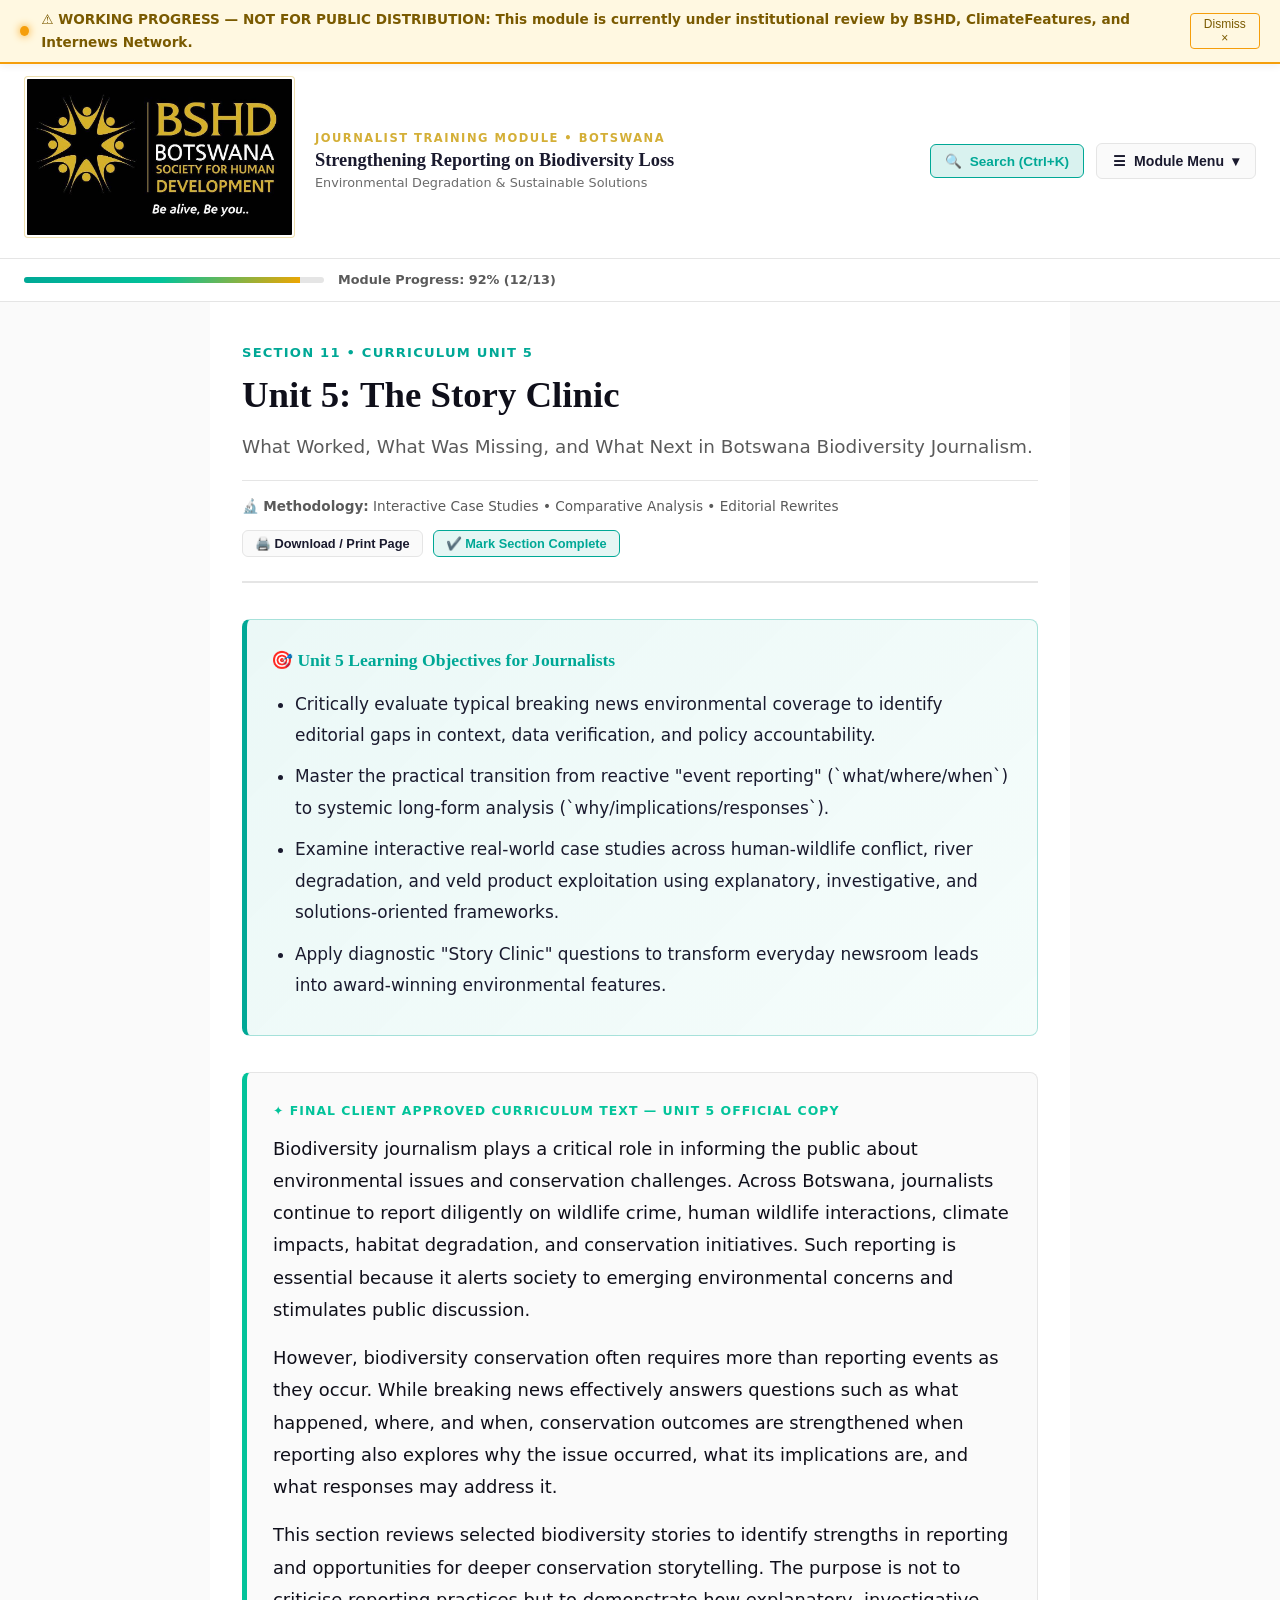
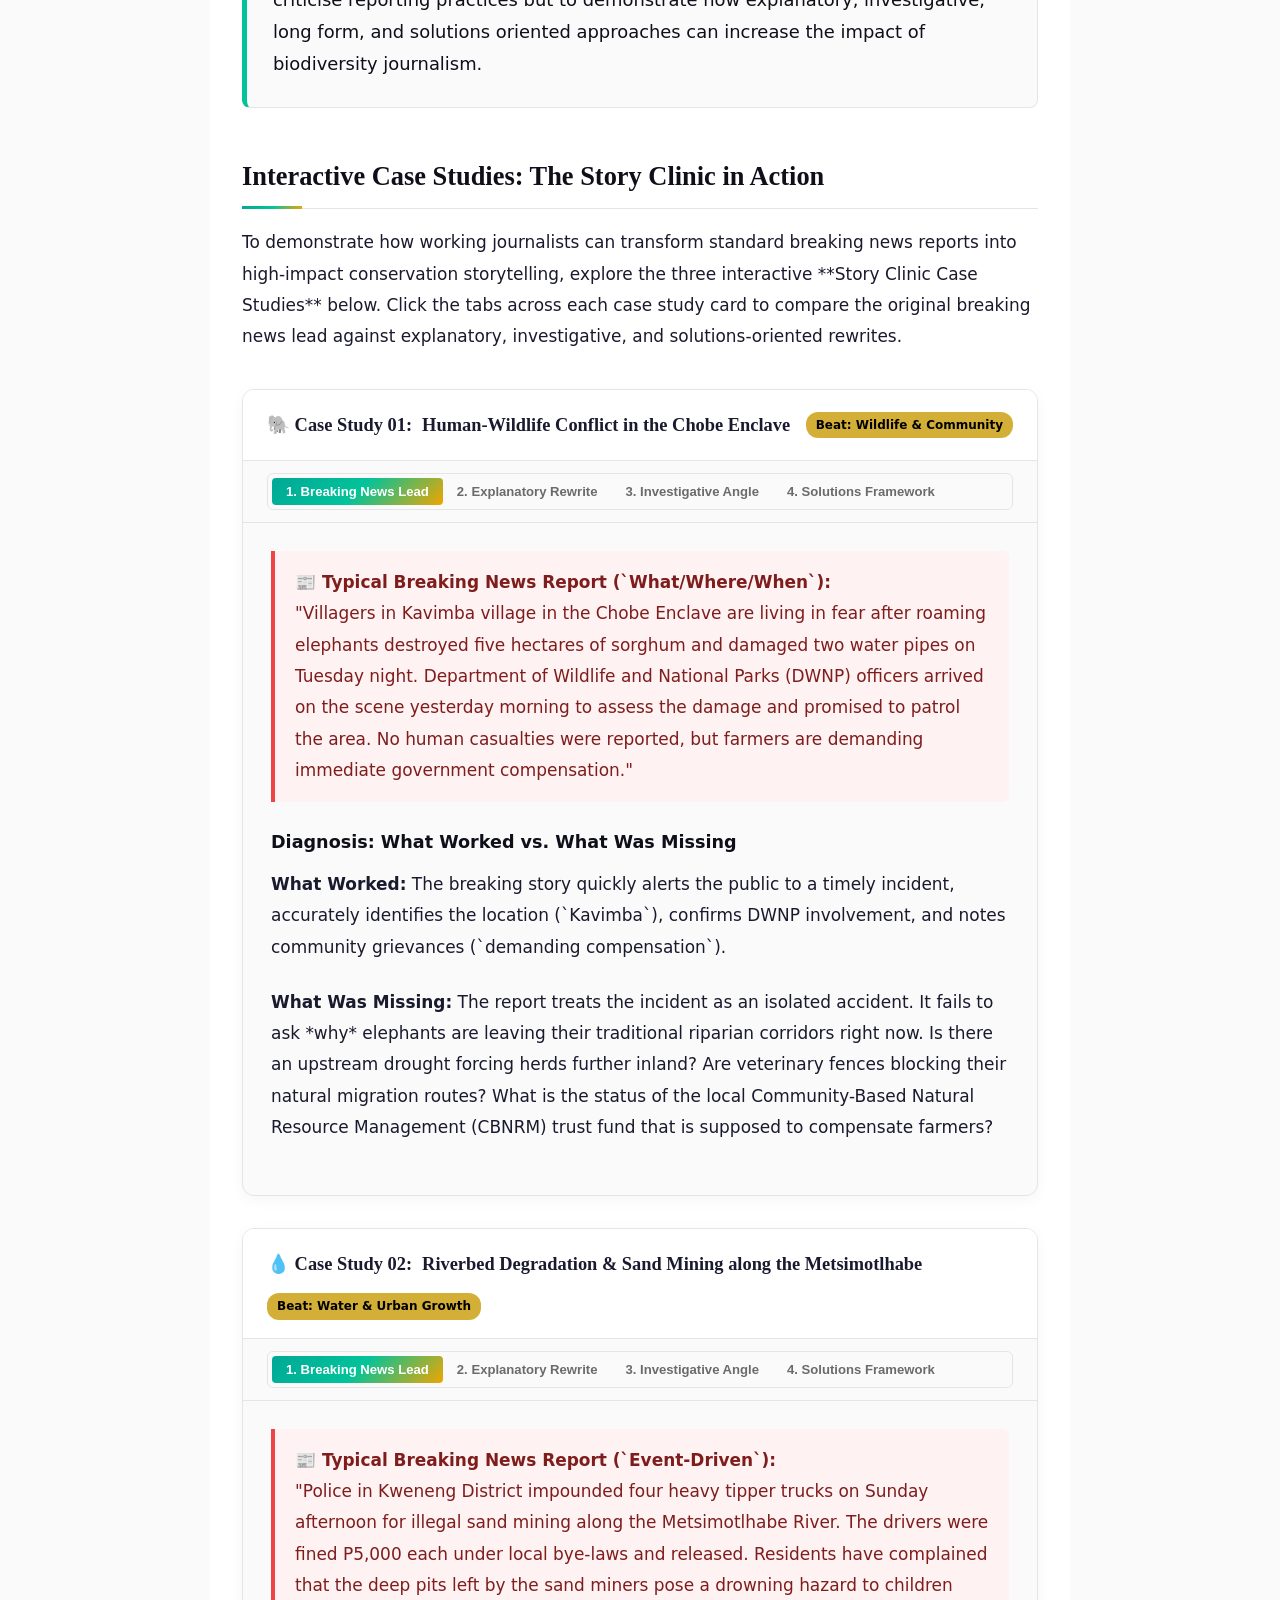
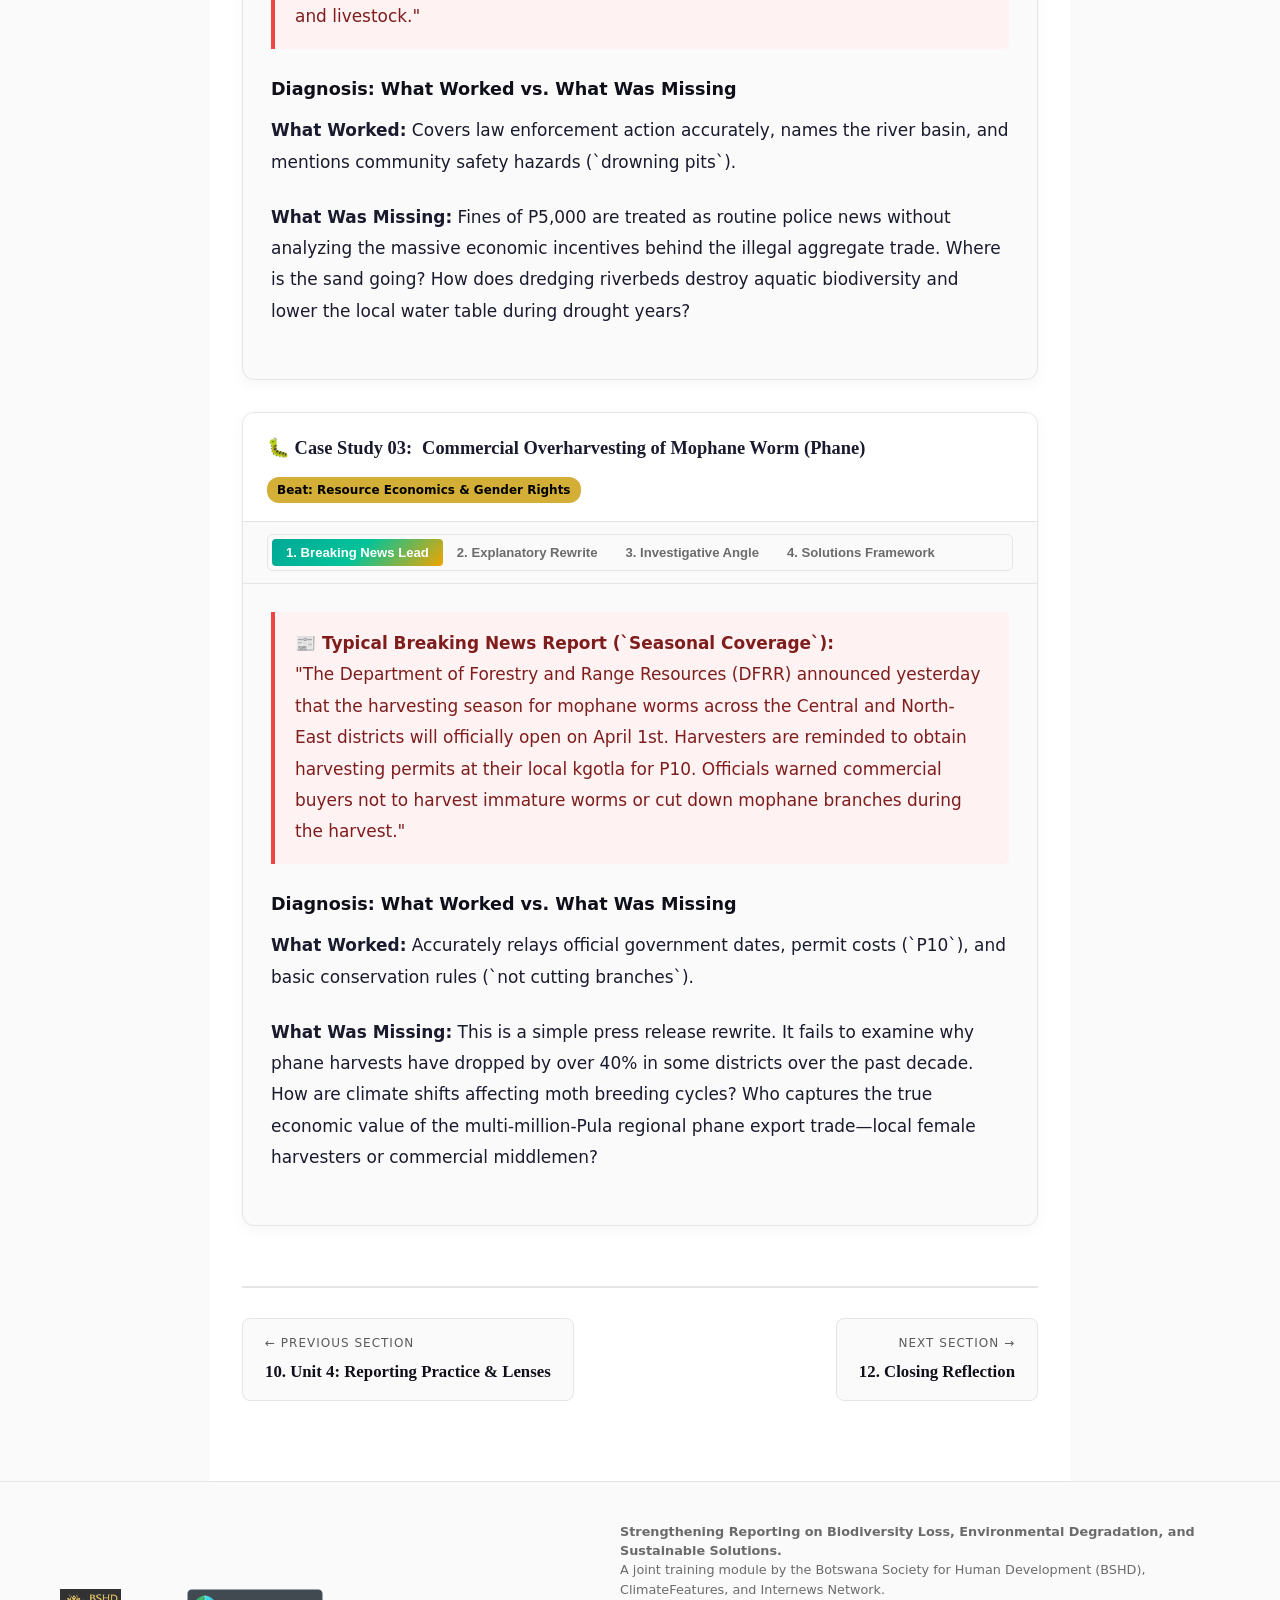
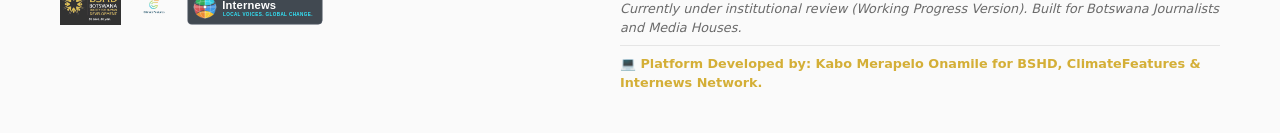
<file: unit5.html>
<!DOCTYPE html>
<html lang="en">
<head>
  <meta charset="UTF-8">
  <meta name="viewport" content="width=device-width, initial-scale=1.0">
  <meta name="robots" content="noindex, nofollow">
  <title>Unit 5: The Story Clinic | BSHD x ClimateFeatures Biodiversity Module</title>
  <link rel="icon" type="image/svg+xml" href="./assets/images/favicon.svg">
  <link rel="stylesheet" href="./assets/css/style.css">
<style>
/* Essential inline fallback so layout and collapsible menus never break before style.css loads */
body { font-family: system-ui, -apple-system, sans-serif; background: #FAFAFA; color: #1A1A2E; margin: 0; padding: 0; }
.gnav-panel { display: none; }
.gnav-menu.open .gnav-panel { display: block !important; }
.gnav-sub-list { display: none; }
.gnav-parent.open .gnav-sub-list { display: block !important; }
#wp-banner { background: #FFF8E1; color: #7A5A00; padding: 8px 20px; border-bottom: 2px solid #F59E0B; display: flex; justify-content: space-between; align-items: center; }
</style>
</head>
<body data-page-id="unit5">

<div id="wp-banner">
  <div class="banner-content">
    <span class="pulse-dot"></span>
    <span>⚠️ WORKING PROGRESS — NOT FOR PUBLIC DISTRIBUTION: This module is currently under institutional review by BSHD, ClimateFeatures, and Internews Network.</span>
  </div>
  <button id="dismiss-wp-banner" class="banner-close" title="Dismiss warning for this session">Dismiss ×</button>
</div>

<header class="site-header">
  <div class="header-brand">
    <div class="header-logos">
      <a href="index.html" title="Botswana Society for Human Development">
        <img src="./assets/images/bshd-logo.jpg" alt="BSHD Logo" class="header-logo-bshd">
      </a>
    </div>
    <div class="header-title-box">
      <span class="module-tag">Journalist Training Module • Botswana</span>
      <h1>Strengthening Reporting on Biodiversity Loss</h1>
      <span class="header-subtitle">Environmental Degradation & Sustainable Solutions</span>
    </div>
  </div>

  <div class="header-actions">
    <button id="search-trigger-btn" class="btn-header btn-search">
      🔍 <span>Search (Ctrl+K)</span>
    </button>

    <div class="gnav-menu" id="gnav-menu">
      <button class="gnav-trigger" id="gnav-trigger" aria-haspopup="true" aria-expanded="false">
        ☰ <span>Module Menu</span> ▾
      </button>
      <div class="gnav-panel">
        <a href="index.html" class="gnav-link">🏠 Home</a>

        <span class="gnav-group-label">Course Platform & Overview</span>
        <a href="overview.html" class="gnav-link">Course Dashboard</a>
        <a href="foreword.html" class="gnav-link">Foreword</a>
        <a href="partners.html" class="gnav-link">Main Project Partners</a>
        <a href="disclaimer.html" class="gnav-link">Disclaimer</a>
        <a href="attribution.html" class="gnav-link">Attribution</a>
        <a href="glossary.html" class="gnav-link">Glossary of Terms</a>

        <hr>
        <span class="gnav-group-label">Curriculum Units 1–5</span>

        <div class="gnav-parent">
          <div class="gnav-parent-row">
            <a href="unit1.html" class="gnav-link">Unit 1: Global Biodiversity</a>
            <button class="gnav-parent-toggle" aria-label="Toggle Unit 1 subsections">▾</button>
          </div>
          <div class="gnav-sub-list">
            <a href="unit1.html#1-1" class="gnav-sub-link">1.1 Global Biodiversity Status</a>
            <a href="unit1.html#1-2" class="gnav-sub-link">1.2 Agreements & Frameworks</a>
          </div>
        </div>

        <div class="gnav-parent">
          <div class="gnav-parent-row">
            <a href="unit2.html" class="gnav-link">Unit 2: Botswana Issues</a>
            <button class="gnav-parent-toggle" aria-label="Toggle Unit 2 subsections">▾</button>
          </div>
          <div class="gnav-sub-list">
            <a href="unit2.html#2-1" class="gnav-sub-link">2.1 Key Biodiversity Areas & Risks</a>
            <a href="unit2.html#2-2" class="gnav-sub-link">2.2 Domestication of Instruments</a>
            <a href="unit2.html#2-3" class="gnav-sub-link">2.3 BUAN Ecosystem Assessment</a>
            <a href="unit2.html#2-4" class="gnav-sub-link">2.4 Dept. Wildlife & National Parks</a>
            <a href="unit2.html#2-5" class="gnav-sub-link">2.5 Dept. Forestry & Range Resources</a>
          </div>
        </div>

        <a href="unit3.html" class="gnav-link">Unit 3: Climate & SD Nexus</a>

        <div class="gnav-parent">
          <div class="gnav-parent-row">
            <a href="unit4.html" class="gnav-link">Unit 4: Reporting Practice</a>
            <button class="gnav-parent-toggle" aria-label="Toggle Unit 4 subsections">▾</button>
          </div>
          <div class="gnav-sub-list">
            <a href="unit4.html#4-1" class="gnav-sub-link">4.1 Tips for Finding Story Ideas</a>
            <a href="unit4.html#4-2" class="gnav-sub-link">4.2 Evidence-Driven Reporting</a>
            <a href="unit4.html#4-3" class="gnav-sub-link">4.3 Rights-Based Lens</a>
            <a href="unit4.html#4-4" class="gnav-sub-link">4.4 Finance & Business Approach</a>
            <a href="unit4.html#4-5" class="gnav-sub-link">4.5 Follow the Money (Investigative)</a>
            <a href="unit4.html#4-6" class="gnav-sub-link">4.6 Solutions Journalism Framework</a>
            <a href="unit4.html#4-7" class="gnav-sub-link">4.7 Resource-Driven Economy (Prof Kabou)</a>
            <a href="unit4.html#4-8" class="gnav-sub-link">4.8 Journalism Ethics</a>
            <a href="unit4.html#4-9" class="gnav-sub-link">4.9 AI in Biodiversity Reporting</a>
          </div>
        </div>

        <a href="unit5.html" class="gnav-link">Unit 5: The Story Clinic</a>

        <hr>
        <a href="closing-reflection.html" class="gnav-link">Closing Reflection</a>
        <a href="project-partners.html" class="gnav-link">Closing Partners & Credits</a>

        <hr>
        <div class="gnav-parent">
          <div class="gnav-parent-row">
            <span class="gnav-link gnav-static">⚙️ Settings</span>
            <button class="gnav-parent-toggle" aria-label="Toggle Settings">▾</button>
          </div>
          <div class="gnav-sub-list">
            <button id="theme-toggle-btn" class="gnav-sub-link gnav-sub-btn" title="Toggle Reading Canvas Theme">🌙 <span style="font-size:0.85rem">Dark Canvas</span></button>
            <a href="print-module.html" class="gnav-sub-link">🖨️ Print Full Module</a>
            <button id="reset-progress-btn" class="gnav-sub-link gnav-sub-btn" title="Clear locally stored progress checks">↻ Reset Progress</button>
            <button class="gnav-sub-link gnav-sub-btn settings-trigger-btn" title="Open Module Settings & UI Control">⚙️ More Preferences…</button>
          </div>
        </div>
      </div>
    </div>
  </div>
</header>

<div class="reading-progress-bar" title="Module Reading Progress Tracker">
  <div class="reading-progress-track">
    <div id="header-progress-fill" class="reading-progress-fill"></div>
  </div>
  <span id="header-progress-text" class="reading-progress-text">Module Progress: 0%</span>
</div>

<div class="module-container">
  <main class="main-content">
    <div class="article-header">
      <span class="article-breadcrumb">Section 11 • Curriculum Unit 5</span>
      <h1 class="article-title">Unit 5: The Story Clinic</h1>
      <p class="article-subtitle">What Worked, What Was Missing, and What Next in Botswana Biodiversity Journalism.</p>
      
      <div class="article-meta-bar">
        <div class="meta-item">
          <span>🔬 <strong>Methodology:</strong> Interactive Case Studies • Comparative Analysis • Editorial Rewrites</span>
        </div>
        <div class="meta-actions">
          <button onclick="window.print()" class="btn-meta">🖨️ Download / Print Page</button>
          <button id="mark-complete-btn" class="btn-meta btn-mark-read">✔️ Mark Section Complete</button>
        </div>
      </div>
    </div>

    <div class="article-body">
      <!-- Pedagogical Objectives Box -->
      <div class="learning-box">
        <div class="learning-box-title">🎯 Unit 5 Learning Objectives for Journalists</div>
        <ul>
          <li>Critically evaluate typical breaking news environmental coverage to identify editorial gaps in context, data verification, and policy accountability.</li>
          <li>Master the practical transition from reactive "event reporting" (`what/where/when`) to systemic long-form analysis (`why/implications/responses`).</li>
          <li>Examine interactive real-world case studies across human-wildlife conflict, river degradation, and veld product exploitation using explanatory, investigative, and solutions-oriented frameworks.</li>
          <li>Apply diagnostic "Story Clinic" questions to transform everyday newsroom leads into award-winning environmental features.</li>
        </ul>
      </div>

      <!-- EXACT APPROVED CLIENT COPY (MANDATORY REQUIREMENT - REPRODUCED IN FULL) -->
      <div style="border-left: 5px solid var(--cf-green); background: var(--canvas-card); padding: 26px; border-radius: 8px; margin-bottom: 40px; border-top: 1px solid var(--canvas-border); border-right: 1px solid var(--canvas-border); border-bottom: 1px solid var(--canvas-border);">
        <div style="font-size: 0.78rem; font-weight: 700; color: var(--cf-green); text-transform: uppercase; letter-spacing: 1px; margin-bottom: 10px; display: flex; align-items: center; gap: 6px;">
          <span>✦ Final Client Approved Curriculum Text — Unit 5 Official Copy</span>
        </div>
        <p style="font-size: 1.12rem; line-height: 1.8; color: var(--heading-color); font-weight: 500; margin-bottom: 16px;">
          Biodiversity journalism plays a critical role in informing the public about environmental issues and conservation challenges. Across Botswana, journalists continue to report diligently on wildlife crime, human wildlife interactions, climate impacts, habitat degradation, and conservation initiatives. Such reporting is essential because it alerts society to emerging environmental concerns and stimulates public discussion.
        </p>
        <p style="font-size: 1.12rem; line-height: 1.8; color: var(--heading-color); font-weight: 500; margin-bottom: 16px;">
          However, biodiversity conservation often requires more than reporting events as they occur. While breaking news effectively answers questions such as what happened, where, and when, conservation outcomes are strengthened when reporting also explores why the issue occurred, what its implications are, and what responses may address it.
        </p>
        <p style="font-size: 1.12rem; line-height: 1.8; color: var(--heading-color); font-weight: 500; margin-bottom: 0;">
          This section reviews selected biodiversity stories to identify strengths in reporting and opportunities for deeper conservation storytelling. The purpose is not to criticise reporting practices but to demonstrate how explanatory, investigative, long form, and solutions oriented approaches can increase the impact of biodiversity journalism.
        </p>
      </div>

      <h2>Interactive Case Studies: The Story Clinic in Action</h2>
      <p>
        To demonstrate how working journalists can transform standard breaking news reports into high-impact conservation storytelling, explore the three interactive **Story Clinic Case Studies** below. Click the tabs across each case study card to compare the original breaking news lead against explanatory, investigative, and solutions-oriented rewrites.
      </p>

      <!-- Case Study 1: Human-Wildlife Conflict -->
      <div class="story-clinic-container">
        <div class="clinic-card">
          <div class="clinic-header">
            <h3><span>🐘 Case Study 01:</span> Human-Wildlife Conflict in the Chobe Enclave</h3>
            <span class="clinic-beat-tag">Beat: Wildlife & Community</span>
          </div>
          <div style="background: var(--shell-bg); padding: 12px 24px; border-bottom: 1px solid var(--canvas-border);">
            <div class="clinic-tabs">
              <button class="clinic-tab-btn active" data-tab="original">1. Breaking News Lead</button>
              <button class="clinic-tab-btn" data-tab="explanatory">2. Explanatory Rewrite</button>
              <button class="clinic-tab-btn" data-tab="investigative">3. Investigative Angle</button>
              <button class="clinic-tab-btn" data-tab="solutions">4. Solutions Framework</button>
            </div>
          </div>
          <div class="clinic-body">
            <!-- Panel 1: Original -->
            <div class="clinic-panel active" data-panel="original">
              <div class="clinic-original-box">
                <strong>📰 Typical Breaking News Report (`What/Where/When`):</strong><br>
                "Villagers in Kavimba village in the Chobe Enclave are living in fear after roaming elephants destroyed five hectares of sorghum and damaged two water pipes on Tuesday night. Department of Wildlife and National Parks (DWNP) officers arrived on the scene yesterday morning to assess the damage and promised to patrol the area. No human casualties were reported, but farmers are demanding immediate government compensation."
              </div>
              <h4>Diagnosis: What Worked vs. What Was Missing</h4>
              <p>
                <strong>What Worked:</strong> The breaking story quickly alerts the public to a timely incident, accurately identifies the location (`Kavimba`), confirms DWNP involvement, and notes community grievances (`demanding compensation`).
              </p>
              <p>
                <strong>What Was Missing:</strong> The report treats the incident as an isolated accident. It fails to ask *why* elephants are leaving their traditional riparian corridors right now. Is there an upstream drought forcing herds further inland? Are veterinary fences blocking their natural migration routes? What is the status of the local Community-Based Natural Resource Management (CBNRM) trust fund that is supposed to compensate farmers?
              </p>
            </div>

            <!-- Panel 2: Explanatory -->
            <div class="clinic-panel" data-panel="explanatory">
              <div class="clinic-improved-box">
                <strong>💡 Explanatory Story Rewrite (`Why & Ecological Context`):</strong><br>
                "As prolonged regional drought shrinks natural waterholes inside the Chobe National Park, elephant herds are increasingly spilling into agricultural corridors across the Chobe Enclave, sparking severe livelihood disruptions. Scientific data from the Botswana National Ecosystem Assessment indicates that seasonal rainfall deficits of up to 35% over the past three years have forced elephants to migrate up to 40 kilometers further inland to access perennial water pipes and crops."
              </div>
              <h4>Editorial Impact:</h4>
              <p>
                By linking Tuesday's crop destruction to three years of scientific rainfall data and BUAN ecosystem monitoring, the journalist transforms a localized village complaint into a major national story on climate-driven wildlife migration and rangeland carrying capacity.
              </p>
            </div>

            <!-- Panel 3: Investigative -->
            <div class="clinic-panel" data-panel="investigative">
              <div class="clinic-improved-box">
                <strong>🔍 Investigative Accountability Angle (`Follow the Money`):</strong><br>
                "While Kavimba farmers wait months for government compensation following elephant raids, financial audits reveal that the local Chobe Enclave Conservation Trust (CECT) generated over P12 million from photographic and trophy hunting leases last year. Yet, fewer than 15% of those CBNRM revenues were allocated to community problem-animal deterrents or farmer reimbursement funds, raising questions about fund governance and administrative overhead."
              </div>
              <h4>Editorial Impact:</h4>
              <p>
                This angle follows the capital flows. It holds institutional actors accountable by cross-examining millions of Pula generated under CBNRM policies against actual grassroots benefits, sparking genuine policy review.
              </p>
            </div>

            <!-- Panel 4: Solutions -->
            <div class="clinic-panel" data-panel="solutions">
              <div class="clinic-improved-box">
                <strong>🛠️ Solutions Journalism Angle (`Response, Evidence & Limitations`):</strong><br>
                "Facing rising elephant raids along the Chobe Enclave, ten farming households in Kavimba have successfully reduced crop damage by 80% over two harvests by surrounding their sorghum fields with bio-fences made of rags soaked in chili pepper oil. Supported by DWNP pilot grants, the pungent chili barrier naturally deters elephants without lethal force. However, farmers report that the high cost of raw chili oil and heavy seasonal rains washing the oil off the rags remain key limitations to scaling the system across the entire district."
              </div>
              <h4>Editorial Impact:</h4>
              <p>
                Instead of leaving readers with helpless despair, this piece rigorously evaluates an active community adaptation. It presents concrete empirical evidence (`80% reduction over two harvests`) while honestly investigating the limitations (`rain washing oil off rags`).
              </p>
            </div>
          </div>
        </div>

        <!-- Case Study 2: River Degradation & Sand Mining -->
        <div class="clinic-card">
          <div class="clinic-header">
            <h3><span>💧 Case Study 02:</span> Riverbed Degradation & Sand Mining along the Metsimotlhabe</h3>
            <span class="clinic-beat-tag">Beat: Water & Urban Growth</span>
          </div>
          <div style="background: var(--shell-bg); padding: 12px 24px; border-bottom: 1px solid var(--canvas-border);">
            <div class="clinic-tabs">
              <button class="clinic-tab-btn active" data-tab="original">1. Breaking News Lead</button>
              <button class="clinic-tab-btn" data-tab="explanatory">2. Explanatory Rewrite</button>
              <button class="clinic-tab-btn" data-tab="investigative">3. Investigative Angle</button>
              <button class="clinic-tab-btn" data-tab="solutions">4. Solutions Framework</button>
            </div>
          </div>
          <div class="clinic-body">
            <!-- Panel 1: Original -->
            <div class="clinic-panel active" data-panel="original">
              <div class="clinic-original-box">
                <strong>📰 Typical Breaking News Report (`Event-Driven`):</strong><br>
                "Police in Kweneng District impounded four heavy tipper trucks on Sunday afternoon for illegal sand mining along the Metsimotlhabe River. The drivers were fined P5,000 each under local bye-laws and released. Residents have complained that the deep pits left by the sand miners pose a drowning hazard to children and livestock."
              </div>
              <h4>Diagnosis: What Worked vs. What Was Missing</h4>
              <p>
                <strong>What Worked:</strong> Covers law enforcement action accurately, names the river basin, and mentions community safety hazards (`drowning pits`).
              </p>
              <p>
                <strong>What Was Missing:</strong> Fines of P5,000 are treated as routine police news without analyzing the massive economic incentives behind the illegal aggregate trade. Where is the sand going? How does dredging riverbeds destroy aquatic biodiversity and lower the local water table during drought years?
              </p>
            </div>

            <!-- Panel 2: Explanatory -->
            <div class="clinic-panel" data-panel="explanatory">
              <div class="clinic-improved-box">
                <strong>💡 Explanatory Story Rewrite (`Ecological Implications`):</strong><br>
                "The relentless dredging of river sand along the Metsimotlhabe River to feed Greater Gaborone's construction boom is systematically stripping natural riverbed aquifers, accelerating the drying of local wells. Hydrologists from the University of Botswana warn that removing coarse river sand destroys natural water filtration layers and eliminates essential spawning habitats for indigenous river species, turning perennial pools into barren, highly evaporative gullies."
              </div>
              <h4>Editorial Impact:</h4>
              <p>
                Connects urban construction demands in Gaborone with upstream rural water table collapse and biodiversity destruction along the riparian zone.
              </p>
            </div>

            <!-- Panel 3: Investigative -->
            <div class="clinic-panel" data-panel="investigative">
              <div class="clinic-improved-box">
                <strong>🔍 Investigative Accountability Angle (`Contract Auditing`):</strong><br>
                "An investigation into Greater Gaborone's municipal construction supply chain reveals that three major civil engineering firms contracted for state road projects sourced over 40,000 tonnes of river sand from unlicensed dredging operations along the Metsimotlhabe River. Despite mandatory environmental rehabilitation clauses in state tenders, zero environmental bonds have been enforced by regulatory authorities over the past four fiscal quarters."
              </div>
              <h4>Editorial Impact:</h4>
              <p>
                Exposes the structural drivers of environmental degradation by holding state procurement and major civil contractors directly accountable to environmental laws.
              </p>
            </div>

            <!-- Panel 4: Solutions -->
            <div class="clinic-panel" data-panel="solutions">
              <div class="clinic-improved-box">
                <strong>🛠️ Solutions Journalism Angle (`Constructive Alternatives`):</strong><br>
                "To curb the ecological destruction of Botswana's river systems, a consortium of local building contractors and engineers has successfully transitioned 45% of concrete production in Gaborone to manufactured crushed stone sand (M-sand) derived from mine waste rocks. Structural tests confirm M-sand equals natural sand strength while eliminating riverbed dredging. However, higher crushing electricity costs currently make M-sand 12% more expensive than dredged river sand, limiting voluntary adoption without statutory tax incentives."
              </div>
              <h4>Editorial Impact:</h4>
              <p>
                Highlights viable industrial alternatives (`crushed stone sand from mine rocks`) while analyzing the precise economic policy barriers (`12% cost differential`) preventing widespread scale.
              </p>
            </div>
          </div>
        </div>

        <!-- Case Study 3: Veld Product Exploitation -->
        <div class="clinic-card">
          <div class="clinic-header">
            <h3><span>🐛 Case Study 03:</span> Commercial Overharvesting of Mophane Worm (Phane)</h3>
            <span class="clinic-beat-tag">Beat: Resource Economics & Gender Rights</span>
          </div>
          <div style="background: var(--shell-bg); padding: 12px 24px; border-bottom: 1px solid var(--canvas-border);">
            <div class="clinic-tabs">
              <button class="clinic-tab-btn active" data-tab="original">1. Breaking News Lead</button>
              <button class="clinic-tab-btn" data-tab="explanatory">2. Explanatory Rewrite</button>
              <button class="clinic-tab-btn" data-tab="investigative">3. Investigative Angle</button>
              <button class="clinic-tab-btn" data-tab="solutions">4. Solutions Framework</button>
            </div>
          </div>
          <div class="clinic-body">
            <!-- Panel 1: Original -->
            <div class="clinic-panel active" data-panel="original">
              <div class="clinic-original-box">
                <strong>📰 Typical Breaking News Report (`Seasonal Coverage`):</strong><br>
                "The Department of Forestry and Range Resources (DFRR) announced yesterday that the harvesting season for mophane worms across the Central and North-East districts will officially open on April 1st. Harvesters are reminded to obtain harvesting permits at their local kgotla for P10. Officials warned commercial buyers not to harvest immature worms or cut down mophane branches during the harvest."
              </div>
              <h4>Diagnosis: What Worked vs. What Was Missing</h4>
              <p>
                <strong>What Worked:</strong> Accurately relays official government dates, permit costs (`P10`), and basic conservation rules (`not cutting branches`).
              </p>
              <p>
                <strong>What Was Missing:</strong> This is a simple press release rewrite. It fails to examine why phane harvests have dropped by over 40% in some districts over the past decade. How are climate shifts affecting moth breeding cycles? Who captures the true economic value of the multi-million-Pula regional phane export trade—local female harvesters or commercial middlemen?
              </p>
            </div>

            <!-- Panel 2: Explanatory -->
            <div class="clinic-panel" data-panel="explanatory">
              <div class="clinic-improved-box">
                <strong>💡 Explanatory Story Rewrite (`Climate & Life Cycle Context`):</strong><br>
                "Erratic rainfall and rising summer temperatures across eastern Botswana are disrupting the delicate life cycle of the emperor moth (*Gonimbrasia belina*), threatening the multi-million-Pula mophane worm harvest. Scientists explain that when early spring rains trigger moth pupation too early, subsequent dry heatwaves kill the young larvae before they can feed on mature mophane leaves, causing cascading income losses for thousands of rural women."
              </div>
              <h4>Editorial Impact:</h4>
              <p>
                Translates insect biological lifecycles (`emperor moth pupation`) into an accessible narrative explaining how climate volatility directly threatens rural female incomes.
              </p>
            </div>

            <!-- Panel 3: Investigative -->
            <div class="clinic-panel" data-panel="investigative">
              <div class="clinic-improved-box">
                <strong>🔍 Investigative Accountability Angle (`Rights & Value Chain`):</strong><br>
                "While rural women in the North-East District endure harsh bush conditions for weeks to harvest mophane worms for as little as P50 per 20-litre bucket, commercial export buyers from neighboring countries resell the processed delicacy in regional urban supermarkets at a 600% markup. An investigation into DFRR export permits reveals that despite statutory requirements for fair community benefit-sharing, local women's cooperatives lack storage and packaging processing licenses to access direct export markets."
              </div>
              <h4>Editorial Impact:</h4>
              <p>
                Applies a rights and economic lens, exposing structural inequities along the natural commodity value chain.
              </p>
            </div>

            <!-- Panel 4: Solutions -->
            <div class="clinic-panel" data-panel="solutions">
              <div class="clinic-improved-box">
                <strong>🛠️ Solutions Journalism Angle (`Community Co-Management`):</strong><br>
                "To combat wild overexploitation and maximize local income, a women’s cooperative in Lerala has pioneered Botswana’s first semi-domesticated mophane worm breeding enclosure. By enclosing ten hectares of intact woodland and enforcing strict rotational harvesting schedules, the cooperative has stabilized caterpillar survival rates during drought years and increased member household earnings by 140% through direct packaging and solar-drying. However, initial fencing and solar-dryer capital costs require external NGO grants, restricting immediate replication without affordable micro-credit facilities."
              </div>
              <h4>Editorial Impact:</h4>
              <p>
                Showcases an inspiring, science-backed grassroots innovation (`semi-domesticated breeding enclosures`) while analyzing the financial bottlenecks (`micro-credit access`) needed for national replication.
              </p>
            </div>
          </div>
        </div>
      </div>

    </div>

    <!-- Page Pagination -->
    <nav class="page-pagination">
      <a href="unit4.html" class="pagination-link prev">
        <span class="pagination-label">← Previous Section</span>
        <span class="pagination-title">10. Unit 4: Reporting Practice & Lenses</span>
      </a>
      <a href="closing-reflection.html" class="pagination-link next">
        <span class="pagination-label">Next Section →</span>
        <span class="pagination-title">12. Closing Reflection</span>
      </a>
    </nav>
  </main>
</div>

<!-- Search Modal -->
<div id="search-modal-overlay" class="search-modal-overlay">
  <div class="search-modal">
    <div class="search-modal-header">
      <span style="font-size: 1.3rem;">🔍</span>
      <input type="text" id="search-input" placeholder="Search topics, terms, institutions (e.g., Okavango, DWNP, Prof Kabou)..." autocomplete="off">
      <button id="btn-close-search" class="btn-close-modal" aria-label="Close Search">×</button>
    </div>
    <div id="search-results-list" class="search-results-list"></div>
  </div>
</div>

<!-- Settings & UI Control Modal Overlay -->
<div id="settings-modal-overlay" class="settings-modal-overlay">
  <div class="settings-modal">
    <div class="settings-modal-header">
      <h3>⚙️ Module Preferences & Accessibility Settings</h3>
      <button id="btn-close-settings" class="btn-close-modal" aria-label="Close Settings">×</button>
    </div>
    <div class="settings-modal-body">
      <div class="settings-group">
        <span class="settings-group-title">🎨 Reading Canvas Theme</span>
        <div class="settings-options-grid">
          <button class="settings-btn active" data-setting="theme" data-value="light">☀️ Light Editorial</button>
          <button class="settings-btn" data-setting="theme" data-value="dark">🌙 Dark Institutional</button>
          <button class="settings-btn" data-setting="theme" data-value="sepia">📜 Sepia (Warm Field Mode)</button>
        </div>
      </div>
      <div class="settings-group">
        <span class="settings-group-title">🔤 Text Scaling & Font Size</span>
        <div class="settings-options-grid">
          <button class="settings-btn" data-setting="fontSize" data-value="sm">A- Small (90%)</button>
          <button class="settings-btn active" data-setting="fontSize" data-value="md">A Standard (100%)</button>
          <button class="settings-btn" data-setting="fontSize" data-value="lg">A+ Large (115%)</button>
          <button class="settings-btn" data-setting="fontSize" data-value="xl">A++ Extra Large (130%)</button>
        </div>
      </div>
      <div class="settings-group">
        <span class="settings-group-title">🖋️ Typography & Legibility</span>
        <div class="settings-options-grid">
          <button class="settings-btn active" data-setting="fontStyle" data-value="serif">Editorial Serif</button>
          <button class="settings-btn" data-setting="fontStyle" data-value="sans">Modern Sans-Serif</button>
          <button class="settings-btn" data-setting="fontStyle" data-value="dyslexic">Wide Spacing (High Legibility)</button>
        </div>
      </div>
      <div class="settings-group">
        <span class="settings-group-title">📶 Field & Bandwidth Optimizations</span>
        <div class="settings-row-toggle">
          <div>
            <div class="settings-toggle-label">Low-Bandwidth / Data Saver Mode</div>
            <div class="settings-toggle-sub">Disables animations and background effects for slow rural 3G/4G field connections across Botswana.</div>
          </div>
          <input type="checkbox" id="toggle-data-saver" style="width:20px; height:20px; cursor:pointer;">
        </div>
      </div>
      <div class="settings-group" style="border:none; padding-top:10px;">
        <button id="export-settings-btn" class="settings-btn" style="background:var(--cf-teal); color:#fff; border:none; width:100%; justify-content:center; padding:10px;">
          📥 Backup Reading Progress & Preferences (JSON)
        </button>
      </div>
    </div>
  </div>
</div>

<footer class="site-footer">
  <div class="footer-content">
    <div class="footer-logos">
      <img src="./assets/images/bshd-logo.jpg" alt="BSHD Logo">
      <img src="./assets/images/cf-logo.png" alt="ClimateFeatures Logo">
      <img src="./assets/images/internews-logo.svg" alt="Internews Network Logo">
    </div>
    <div class="footer-disclaimer">
      <strong>Strengthening Reporting on Biodiversity Loss, Environmental Degradation, and Sustainable Solutions.</strong><br>
      A joint training module by the Botswana Society for Human Development (BSHD), ClimateFeatures, and Internews Network.<br>
      <em>Currently under institutional review (Working Progress Version). Built for Botswana Journalists and Media Houses.</em><br><span style="display:inline-block; margin-top:8px; padding-top:8px; border-top:1px solid var(--canvas-border); color:#D4AF37; font-weight:600;">💻 Platform Developed by: Kabo Merapelo Onamile for BSHD, ClimateFeatures & Internews Network.</span>
    </div>
  </div>
</footer>

<script src="./assets/js/search-data.js"></script>
<script src="./assets/js/app.js"></script>
</body>
</html>
</file>
<file: assets/css/style.css>
/* ==========================================================================
   BSHD x ClimateFeatures x Internews Network
   Biodiversity & Environmental Reporting Module — Master Stylesheet
   Built for Botswana Journalists & Media Houses
   ========================================================================== */

:root {
  /* Brand Colors — From BSHD Gold & ClimateFeatures Teal/Green/Orange logos */
  --bshd-gold: #D4AF37;
  --bshd-gold-light: #F4E09A;
  --bshd-gold-dark: #A68521;
  --cf-teal: #00A896;
  --cf-green: #02C39A;
  --cf-orange: #F0A500;
  --cf-rust: #E65100;
  --cf-dark-blue: #0B1D3A;  /* From ClimateFeatures dark logo background */
  
  /* Gradient Accents */
  --brand-gradient: linear-gradient(135deg, var(--cf-teal) 0%, var(--cf-green) 50%, var(--cf-orange) 100%);
  --gold-gradient: linear-gradient(135deg, #D4AF37 0%, #F4E09A 50%, #A68521 100%);
  
  /* Theme Colors — Default: Warm Light/Welcoming (mostly white) */
  --shell-bg: #FAFAFA;
  --shell-sidebar: #FFFFFF;
  --shell-sidebar-hover: #F5F5F5;
  --shell-border: #E5E5E5;
  --shell-text: #1A1A2E;
  --shell-text-muted: #6B6B6B;
  
  --canvas-bg: #FFFFFF;
  --canvas-card: #FAFAFA;
  --canvas-border: #E5E5E5;
  --text-main: #1A1A2E;
  --text-muted: #5A5A5A;
  --heading-color: #0F0F1A;
  
  /* Interactive Accents */
  --accent-color: #00A896;
  --accent-hover: #028072;
  --accent-light: rgba(0, 168, 150, 0.1);
  --warning-bg: #FFF8E1;
  --warning-text: #7A5A00;
  --warning-border: #F59E0B;
  
  /* Typography */
  --font-serif: 'Merriweather', 'Georgia', 'Times New Roman', serif;
  --font-sans: 'Inter', system-ui, -apple-system, BlinkMacSystemFont, 'Segoe UI', Roboto, sans-serif;
  
  /* Layout Dimensions */
  --sidebar-width: 310px;
  --header-height: 86px;
  --banner-height: 44px;
}

/* Dark Theme Override — only when user toggles "Dark Canvas" in settings */
body.theme-dark {
  --shell-bg: #0E1114;
  --shell-sidebar: #161B20;
  --shell-sidebar-hover: #1F262D;
  --shell-border: #2A323D;
  --shell-text: #E2E8F0;
  --shell-text-muted: #A0AEC0;
  
  --canvas-bg: #13171C;
  --canvas-card: #1C2229;
  --canvas-border: #2D3748;
  --text-main: #E2E8F0;
  --text-muted: #A0AEC0;
  --heading-color: #F8FAFC;
  
  --warning-bg: #451A03;
  --warning-text: #FEF3C7;
  --warning-border: #F59E0B;
}

/* Sepia Theme Override */
body.theme-sepia {
  --shell-bg: #FDF6E3;
  --shell-sidebar: #FFFEF0;
  --shell-sidebar-hover: #F5ECD8;
  --shell-border: #E8DCC8;
  --shell-text: #2C221E;
  --shell-text-muted: #5C4B43;
  
  --canvas-bg: #FEFBF3;
  --canvas-card: #F5ECD8;
  --canvas-border: #E8DCC8;
  --text-main: #2C221E;
  --text-muted: #5C4B43;
  --heading-color: #1A1311;
}

/* ==========================================================================
   Reset & Base Styles
   ========================================================================== */
* {
  box-sizing: border-box;
  margin: 0;
  padding: 0;
}

html {
  scroll-behavior: smooth;
  font-size: 16px;
}

body {
  font-family: var(--font-sans);
  background-color: var(--shell-bg);
  color: var(--text-main);
  line-height: 1.7;
  overflow-x: hidden;
  display: flex;
  flex-direction: column;
  min-height: 100vh;
}

/* Custom Scrollbar */
::-webkit-scrollbar {
  width: 8px;
  height: 8px;
}
::-webkit-scrollbar-track {
  background: var(--shell-bg);
}
::-webkit-scrollbar-thumb {
  background: var(--shell-border);
  border-radius: 4px;
}
::-webkit-scrollbar-thumb:hover {
  background: var(--bshd-gold);
}

/* ==========================================================================
   Working Progress Banner (Critical Requirement)
   ========================================================================== */
#wp-banner {
  background: var(--warning-bg);
  border-bottom: 2px solid var(--warning-border);
  color: var(--warning-text);
  padding: 8px 20px;
  font-size: 0.85rem;
  font-weight: 600;
  display: flex;
  align-items: center;
  justify-content: space-between;
  z-index: 1000;
  position: sticky;
  top: 0;
  box-shadow: 0 2px 8px rgba(0,0,0,0.06);
}

#wp-banner .banner-content {
  display: flex;
  align-items: center;
  gap: 12px;
}

#wp-banner .pulse-dot {
  width: 10px;
  height: 10px;
  background-color: var(--warning-border);
  border-radius: 50%;
  display: inline-block;
  box-shadow: 0 0 8px var(--warning-border);
  animation: pulse-warn 1.5s infinite;
}

@keyframes pulse-warn {
  0% { transform: scale(0.95); opacity: 0.7; }
  50% { transform: scale(1.2); opacity: 1; box-shadow: 0 0 14px var(--warning-border); }
  100% { transform: scale(0.95); opacity: 0.7; }
}

#wp-banner .banner-close {
  background: transparent;
  border: 1px solid var(--warning-border);
  color: var(--warning-text);
  padding: 3px 10px;
  border-radius: 4px;
  font-size: 0.75rem;
  cursor: pointer;
  transition: all 0.2s;
}

#wp-banner .banner-close:hover {
  background: var(--warning-border);
  color: #fff;
}

/* ==========================================================================
   Top Header Area
   ========================================================================== */
.site-header {
  background-color: var(--shell-sidebar);
  border-bottom: 1px solid var(--shell-border);
  padding: 12px 24px;
  display: flex;
  align-items: center;
  justify-content: space-between;
  z-index: 900;
  position: relative;
}

.header-brand {
  display: flex;
  align-items: center;
  gap: 20px;
}

.header-logos {
  display: flex;
  align-items: center;
  gap: 15px;
}

.header-logo-bshd {
  height: 162px;
  width: auto;
  border-radius: 4px;
  border: 1px solid rgba(212, 175, 55, 0.4);
  background: #fff;
  padding: 2px;
}

.header-logo-cf {
  height: 50px;
  width: auto;
  border-radius: 4px;
}

.header-logo-internews {
  height: 48px;
  width: auto;
  border-radius: 4px;
  opacity: 0.95;
  transition: opacity 0.2s;
}
.header-logo-internews:hover {
  opacity: 1;
}

.header-title-box {
  display: flex;
  flex-direction: column;
}

.header-title-box .module-tag {
  font-size: 0.72rem;
  text-transform: uppercase;
  letter-spacing: 1.5px;
  color: var(--bshd-gold);
  font-weight: 700;
}

.header-title-box h1 {
  font-family: var(--font-serif);
  font-size: 1.15rem;
  color: var(--shell-text);
  font-weight: 700;
  line-height: 1.25;
}

.header-title-box .header-subtitle {
  font-size: 0.8rem;
  color: var(--shell-text-muted);
}

.header-actions {
  display: flex;
  align-items: center;
  gap: 12px;
}

/* Progress Pill in Header */
.header-progress-pill {
  background: var(--shell-bg);
  border: 1px solid var(--shell-border);
  padding: 6px 14px;
  border-radius: 20px;
  display: flex;
  align-items: center;
  gap: 10px;
  font-size: 0.82rem;
  color: var(--shell-text);
}

.progress-bar-inner {
  width: 70px;
  height: 6px;
  background: var(--shell-border);
  border-radius: 3px;
  overflow: hidden;
  position: relative;
}

.progress-bar-fill {
  height: 100%;
  background: var(--brand-gradient);
  width: 0%;
  transition: width 0.4s ease;
}

/* Action Buttons */
.btn-header {
  background: var(--shell-bg);
  border: 1px solid var(--shell-border);
  color: var(--shell-text);
  padding: 8px 14px;
  border-radius: 6px;
  font-size: 0.85rem;
  font-weight: 600;
  cursor: pointer;
  display: inline-flex;
  align-items: center;
  gap: 8px;
  transition: all 0.2s;
  text-decoration: none;
}

.btn-header:hover {
  background: var(--shell-sidebar-hover);
  border-color: var(--bshd-gold);
  color: var(--bshd-gold);
}

.btn-search {
  background: rgba(0, 168, 150, 0.15);
  border-color: var(--cf-teal);
  color: var(--cf-teal);
}
.btn-search:hover {
  background: var(--cf-teal);
  color: #fff;
}

.btn-theme-toggle {
  padding: 8px 10px;
  font-size: 1rem;
}

/* Mobile Toggle */
.mobile-nav-toggle {
  display: none;
  background: transparent;
  border: 1px solid var(--shell-border);
  color: var(--shell-text);
  font-size: 1.4rem;
  padding: 6px 12px;
  border-radius: 6px;
  cursor: pointer;
}

/* ==========================================================================
   Main Layout (Sidebar retired site-wide; single centered reading column)
   ========================================================================== */
.module-container {
  display: block;
  position: relative;
}

/* Sidebar Navigation (legacy rules kept harmlessly for reference; no .sidebar-nav element exists anymore) */
.sidebar-nav {
  width: var(--sidebar-width);
  background: var(--shell-sidebar);
  border-right: 1px solid var(--shell-border);
  flex-shrink: 0;
  position: sticky;
  top: var(--banner-height);
  height: calc(100vh - var(--banner-height));
  overflow-y: auto;
  padding: 20px 15px 40px 15px;
}

.sidebar-header {
  margin-bottom: 16px;
  padding-bottom: 12px;
  border-bottom: 1px solid var(--shell-border);
  display: flex;
  justify-content: space-between;
  align-items: center;
}

.sidebar-header h2 {
  font-size: 0.8rem;
  text-transform: uppercase;
  letter-spacing: 1.2px;
  color: var(--bshd-gold);
}

.nav-list {
  list-style: none;
}

.nav-item {
  margin-bottom: 4px;
}

.nav-link {
  display: flex;
  align-items: center;
  justify-content: space-between;
  padding: 9px 12px;
  color: var(--shell-text-muted);
  text-decoration: none;
  font-size: 0.88rem;
  font-weight: 500;
  border-radius: 6px;
  transition: all 0.2s;
  position: relative;
}

.nav-link:hover {
  background: var(--shell-sidebar-hover);
  color: var(--shell-text);
}

.nav-link.active {
  background: var(--brand-gradient);
  color: #fff;
  font-weight: 600;
  box-shadow: 0 4px 12px rgba(0, 168, 150, 0.3);
}

.nav-link .nav-num {
  font-size: 0.75rem;
  background: var(--shell-border);
  padding: 2px 6px;
  border-radius: 4px;
  margin-right: 8px;
  color: var(--bshd-gold);
}
.nav-link.active .nav-num {
  background: rgba(0,0,0,0.2);
  color: #fff;
}

.nav-status-check {
  font-size: 0.85rem;
  color: var(--cf-green);
  opacity: 0;
  transition: opacity 0.2s;
}
.nav-item.completed .nav-status-check {
  opacity: 1;
}

/* Accordion Sub-navigation for Units 1-5 */
.sub-nav-list {
  list-style: none;
  padding-left: 20px;
  margin: 4px 0 8px 0;
  border-left: 2px solid var(--shell-border);
  display: none;
}

.nav-item.open .sub-nav-list,
.nav-item.active-parent .sub-nav-list {
  display: block;
}

.sub-nav-link {
  display: block;
  padding: 5px 10px;
  color: var(--shell-text-muted);
  text-decoration: none;
  font-size: 0.8rem;
  border-radius: 4px;
  transition: all 0.2s;
  line-height: 1.4;
}

.sub-nav-link:hover {
  color: var(--cf-green);
  background: var(--shell-sidebar-hover);
}

.sub-nav-link.active-sub {
  color: var(--bshd-gold);
  font-weight: 600;
}

.sub-toggle-btn {
  background: transparent;
  border: none;
  color: var(--shell-text-muted);
  cursor: pointer;
  padding: 2px 6px;
  font-size: 0.75rem;
  transition: transform 0.2s;
}
.nav-item.open .sub-toggle-btn {
  transform: rotate(90deg);
  color: var(--bshd-gold);
}

/* Sidebar Footer / Reset Progress */
.sidebar-footer-tools {
  margin-top: 24px;
  padding-top: 16px;
  border-top: 1px solid var(--shell-border);
}

.btn-reset-progress {
  width: 100%;
  background: transparent;
  border: 1px dashed var(--shell-border);
  color: var(--shell-text-muted);
  padding: 6px;
  font-size: 0.75rem;
  border-radius: 4px;
  cursor: pointer;
  transition: all 0.2s;
}
.btn-reset-progress:hover {
  border-color: var(--cf-rust);
  color: var(--cf-rust);
  background: rgba(230, 81, 0, 0.05);
}

/* ==========================================================================
   Main Content Canvas Area
   ========================================================================== */
.main-content {
  max-width: 860px;
  margin: 0 auto;
  background-color: var(--canvas-bg);
  color: var(--text-main);
  padding: 40px 32px 80px 32px;
  transition: background-color 0.3s, color 0.3s;
}

.article-header {
  border-bottom: 2px solid var(--canvas-border);
  padding-bottom: 24px;
  margin-bottom: 36px;
}

.article-breadcrumb {
  font-size: 0.82rem;
  text-transform: uppercase;
  letter-spacing: 1.2px;
  color: var(--accent-color);
  font-weight: 700;
  margin-bottom: 8px;
  display: block;
}

.article-title {
  font-family: var(--font-serif);
  font-size: 2.3rem;
  color: var(--heading-color);
  font-weight: 700;
  line-height: 1.25;
  margin-bottom: 14px;
}

.article-subtitle {
  font-size: 1.15rem;
  color: var(--text-muted);
  font-weight: 400;
  line-height: 1.6;
}

.article-meta-bar {
  display: flex;
  align-items: center;
  justify-content: space-between;
  margin-top: 18px;
  padding-top: 14px;
  border-top: 1px solid var(--canvas-border);
  font-size: 0.85rem;
  color: var(--text-muted);
  flex-wrap: wrap;
  gap: 12px;
}

.meta-item {
  display: flex;
  align-items: center;
  gap: 6px;
}

.meta-actions {
  display: flex;
  gap: 10px;
}

.btn-meta {
  background: var(--canvas-card);
  border: 1px solid var(--canvas-border);
  color: var(--text-main);
  padding: 5px 12px;
  border-radius: 6px;
  font-size: 0.8rem;
  font-weight: 600;
  cursor: pointer;
  transition: all 0.2s;
  display: inline-flex;
  align-items: center;
  gap: 6px;
  text-decoration: none;
}
.btn-meta:hover {
  border-color: var(--accent-color);
  color: var(--accent-color);
}

.btn-mark-read {
  background: var(--accent-light);
  border-color: var(--accent-color);
  color: var(--accent-color);
}
.btn-mark-read.completed {
  background: var(--cf-green);
  color: #fff;
  border-color: var(--cf-green);
}

/* Article Body Typography & Spacing */
.article-body {
  max-width: 860px;
  font-size: 1.06rem;
  line-height: 1.85;
}

.article-body h2 {
  font-family: var(--font-serif);
  font-size: 1.65rem;
  color: var(--heading-color);
  margin-top: 44px;
  margin-bottom: 18px;
  padding-bottom: 8px;
  border-bottom: 1px solid var(--canvas-border);
  position: relative;
}

.article-body h2::after {
  content: '';
  position: absolute;
  bottom: -1px;
  left: 0;
  width: 60px;
  height: 3px;
  background: var(--brand-gradient);
}

.article-body h3 {
  font-family: var(--font-serif);
  font-size: 1.32rem;
  color: var(--heading-color);
  margin-top: 32px;
  margin-bottom: 14px;
}

.article-body h4 {
  font-size: 1.1rem;
  color: var(--heading-color);
  margin-top: 24px;
  margin-bottom: 10px;
  font-weight: 700;
}

.article-body p {
  margin-bottom: 1.4em;
}

.article-body ul, .article-body ol {
  margin-bottom: 1.4em;
  padding-left: 24px;
}

.article-body li {
  margin-bottom: 0.6em;
}

.article-body blockquote {
  border-left: 4px solid var(--bshd-gold);
  background: var(--canvas-card);
  padding: 16px 24px;
  margin: 24px 0;
  font-style: italic;
  color: var(--heading-color);
  border-radius: 0 8px 8px 0;
}

/* ==========================================================================
   Pedagogical & Institutional UI Components
   ========================================================================== */

/* Learning Objectives / Summary Boxes */
.learning-box {
  background: linear-gradient(135deg, rgba(0, 168, 150, 0.08) 0%, rgba(2, 195, 154, 0.04) 100%);
  border: 1px solid rgba(0, 168, 150, 0.3);
  border-left: 5px solid var(--cf-teal);
  border-radius: 8px;
  padding: 24px;
  margin: 28px 0 36px 0;
}

.learning-box-title {
  font-family: var(--font-serif);
  font-weight: 700;
  color: var(--cf-teal);
  margin-bottom: 12px;
  font-size: 1.1rem;
  display: flex;
  align-items: center;
  gap: 8px;
}

.learning-box ul {
  margin-bottom: 0;
}

/* Key Takeaways / Note Boxes */
.takeaway-box {
  background: var(--canvas-card);
  border: 1px solid var(--canvas-border);
  border-left: 5px solid var(--bshd-gold);
  border-radius: 8px;
  padding: 22px;
  margin: 28px 0;
}

.takeaway-title {
  font-weight: 700;
  color: var(--bshd-gold-dark);
  margin-bottom: 10px;
  display: flex;
  align-items: center;
  gap: 8px;
}

/* Named External Contributor Badge (e.g. Prof Fadhel Kabou) */
.contributor-credit-card {
  background: var(--shell-bg);
  color: var(--shell-text);
  border: 1px solid var(--bshd-gold);
  border-radius: 8px;
  padding: 16px 20px;
  margin: 18px 0 28px 0;
  display: flex;
  align-items: center;
  justify-content: space-between;
  box-shadow: 0 4px 12px rgba(0,0,0,0.15);
}

.contributor-credit-info h4 {
  color: var(--bshd-gold);
  margin: 0 0 4px 0;
  font-size: 1.02rem;
}

.contributor-credit-info p {
  margin: 0;
  color: var(--shell-text-muted);
  font-size: 0.88rem;
}

.contributor-badge-pill {
  background: var(--bshd-gold);
  color: #000;
  font-weight: 700;
  font-size: 0.75rem;
  padding: 4px 10px;
  border-radius: 12px;
  text-transform: uppercase;
  letter-spacing: 0.5px;
}

/* Partner Profile Cards (For Partners & Home Page) */
.partner-grid {
  display: grid;
  grid-template-columns: repeat(auto-fit, minmax(260px, 1fr));
  gap: 24px;
  margin: 32px 0;
}

.partner-card {
  background: var(--canvas-card);
  border: 1px solid var(--canvas-border);
  border-radius: 12px;
  padding: 28px;
  display: flex;
  flex-direction: column;
  justify-content: space-between;
  transition: transform 0.2s, box-shadow 0.2s;
}

.partner-card:hover {
  transform: translateY(-4px);
  box-shadow: 0 10px 25px rgba(0,0,0,0.08);
  border-color: var(--accent-color);
}

.partner-card-header {
  min-height: 90px;
  display: flex;
  align-items: center;
  justify-content: center;
  margin-bottom: 20px;
  padding: 12px;
  background: #fff;
  border-radius: 8px;
  border: 1px solid #eee;
}

.partner-card-header img {
  max-height: 65px;
  max-width: 100%;
  object-fit: contain;
}

.partner-card h3 {
  font-size: 1.2rem;
  margin-bottom: 10px;
  color: var(--heading-color);
}

.partner-card p {
  font-size: 0.92rem;
  color: var(--text-muted);
  flex: 1;
  margin-bottom: 18px;
}

.partner-tag {
  font-size: 0.75rem;
  font-weight: 700;
  text-transform: uppercase;
  letter-spacing: 1px;
  color: var(--accent-color);
  margin-bottom: 8px;
  display: inline-block;
}

/* Table of Contents Cards (Home Page Entry Points) */
.toc-grid {
  display: grid;
  grid-template-columns: repeat(auto-fit, minmax(280px, 1fr));
  gap: 22px;
  margin: 36px 0;
}

.toc-card {
  background: var(--canvas-card);
  border: 1px solid var(--canvas-border);
  border-radius: 10px;
  padding: 24px;
  text-decoration: none;
  color: inherit;
  transition: all 0.25s;
  display: flex;
  flex-direction: column;
  position: relative;
  overflow: hidden;
}

.toc-card::before {
  content: '';
  position: absolute;
  top: 0;
  left: 0;
  width: 4px;
  height: 100%;
  background: var(--shell-border);
  transition: background 0.25s;
}

.toc-card:hover {
  transform: translateY(-3px);
  box-shadow: 0 8px 20px rgba(0,0,0,0.07);
  border-color: var(--accent-color);
}
.toc-card:hover::before {
  background: var(--brand-gradient);
}

.toc-num {
  font-size: 0.8rem;
  font-weight: 700;
  color: var(--accent-color);
  text-transform: uppercase;
  letter-spacing: 1px;
  margin-bottom: 6px;
}

.toc-card h3 {
  font-size: 1.15rem;
  margin-bottom: 10px;
  color: var(--heading-color);
}

.toc-card p {
  font-size: 0.9rem;
  color: var(--text-muted);
  margin-bottom: 16px;
  flex: 1;
}

.toc-link-text {
  font-size: 0.85rem;
  font-weight: 600;
  color: var(--accent-color);
  display: flex;
  align-items: center;
  gap: 6px;
}

/* ==========================================================================
   Glossary Specific Styles
   ========================================================================== */
.glossary-controls {
  background: var(--canvas-card);
  border: 1px solid var(--canvas-border);
  border-radius: 10px;
  padding: 20px;
  margin-bottom: 30px;
}

.glossary-search-input {
  width: 100%;
  padding: 12px 16px;
  border: 1px solid var(--canvas-border);
  border-radius: 6px;
  background: var(--canvas-bg);
  color: var(--text-main);
  font-size: 1rem;
  margin-bottom: 16px;
}

.glossary-alpha-tabs {
  display: flex;
  flex-wrap: wrap;
  gap: 6px;
}

.alpha-btn {
  padding: 6px 12px;
  border: 1px solid var(--canvas-border);
  background: var(--canvas-bg);
  color: var(--text-main);
  border-radius: 4px;
  font-weight: 600;
  font-size: 0.85rem;
  cursor: pointer;
  transition: all 0.2s;
}

.alpha-btn:hover, .alpha-btn.active {
  background: var(--accent-color);
  color: #fff;
  border-color: var(--accent-color);
}

.glossary-list {
  display: flex;
  flex-direction: column;
  gap: 20px;
}

.glossary-term-card {
  background: var(--canvas-card);
  border: 1px solid var(--canvas-border);
  border-radius: 8px;
  padding: 24px;
  transition: border-color 0.2s;
}

.glossary-term-card:hover {
  border-color: var(--bshd-gold);
}

.glossary-term-header {
  display: flex;
  align-items: center;
  justify-content: space-between;
  margin-bottom: 10px;
}

.glossary-term-card h3 {
  font-family: var(--font-serif);
  font-size: 1.3rem;
  color: var(--accent-color);
  margin: 0;
}

.glossary-tag {
  background: rgba(0, 168, 150, 0.1);
  color: var(--accent-color);
  padding: 3px 10px;
  border-radius: 12px;
  font-size: 0.75rem;
  font-weight: 600;
}

.glossary-term-card p {
  margin: 0;
  color: var(--text-main);
  line-height: 1.7;
}

/* ==========================================================================
   Story Clinic (Unit 5) Interactive Case Studies
   ========================================================================== */
.story-clinic-container {
  margin: 36px 0;
}

.clinic-card {
  background: var(--canvas-card);
  border: 1px solid var(--canvas-border);
  border-radius: 12px;
  overflow: hidden;
  margin-bottom: 32px;
  box-shadow: 0 4px 15px rgba(0,0,0,0.04);
}

.clinic-header {
  background: var(--shell-sidebar);
  color: var(--shell-text);
  padding: 18px 24px;
  display: flex;
  align-items: center;
  justify-content: space-between;
  flex-wrap: wrap;
  gap: 12px;
  border-bottom: 1px solid var(--shell-border);
}

.clinic-header h3 {
  font-size: 1.15rem;
  margin: 0;
  color: var(--shell-text);
  display: flex;
  align-items: center;
  gap: 10px;
}

.clinic-beat-tag {
  background: var(--bshd-gold);
  color: #000;
  padding: 2px 10px;
  border-radius: 12px;
  font-size: 0.75rem;
  font-weight: 700;
}

.clinic-tabs {
  display: flex;
  background: var(--shell-bg);
  padding: 4px;
  border-radius: 6px;
  border: 1px solid var(--shell-border);
}

.clinic-tab-btn {
  background: transparent;
  border: none;
  color: var(--shell-text-muted);
  padding: 6px 14px;
  border-radius: 4px;
  font-size: 0.82rem;
  font-weight: 600;
  cursor: pointer;
  transition: all 0.2s;
}

.clinic-tab-btn:hover {
  color: var(--shell-text);
}

.clinic-tab-btn.active {
  background: var(--brand-gradient);
  color: #fff;
}

.clinic-body {
  padding: 28px;
}

.clinic-panel {
  display: none;
}
.clinic-panel.active {
  display: block;
  animation: fadeIn 0.3s;
}

@keyframes fadeIn {
  from { opacity: 0; transform: translateY(4px); }
  to { opacity: 1; transform: translateY(0); }
}

.clinic-original-box {
  background: #FEF2F2;
  border-left: 4px solid #EF4444;
  padding: 16px 20px;
  border-radius: 0 6px 6px 0;
  margin-bottom: 20px;
  color: #7F1D1D;
}
body.theme-dark .clinic-original-box {
  background: rgba(239, 68, 68, 0.1);
  color: #FCA5A5;
}

.clinic-improved-box {
  background: #ECFDF5;
  border-left: 4px solid #10B981;
  padding: 16px 20px;
  border-radius: 0 6px 6px 0;
  margin-bottom: 20px;
  color: #064E3B;
}
body.theme-dark .clinic-improved-box {
  background: rgba(16, 185, 129, 0.1);
  color: #6EE7B7;
}

/* ==========================================================================
   Attribution Page Grouping
   ========================================================================== */
.attribution-group {
  margin-bottom: 36px;
}

.attribution-group h3 {
  font-family: var(--font-serif);
  font-size: 1.25rem;
  color: var(--bshd-gold-dark);
  border-bottom: 1px solid var(--canvas-border);
  padding-bottom: 8px;
  margin-bottom: 16px;
}

.contributor-list {
  display: grid;
  grid-template-columns: repeat(auto-fit, minmax(280px, 1fr));
  gap: 14px;
}

.contributor-item {
  background: var(--canvas-card);
  border: 1px solid var(--canvas-border);
  padding: 14px 18px;
  border-radius: 8px;
  display: flex;
  align-items: center;
  justify-content: space-between;
}

.contributor-name {
  font-weight: 600;
  color: var(--heading-color);
}

.contributor-role {
  font-size: 0.8rem;
  color: var(--text-muted);
  background: rgba(0,0,0,0.05);
  padding: 2px 8px;
  border-radius: 4px;
}
body.theme-dark .contributor-role {
  background: rgba(255,255,255,0.08);
}

/* ==========================================================================
   Search Modal / Drawer (Client-Side Search)
   ========================================================================== */
.search-modal-overlay {
  position: fixed;
  top: 0;
  left: 0;
  width: 100vw;
  height: 100vh;
  background: rgba(0, 0, 0, 0.5);
  backdrop-filter: blur(4px);
  z-index: 2000;
  display: flex;
  justify-content: center;
  align-items: flex-start;
  padding-top: 10vh;
  opacity: 0;
  pointer-events: none;
  transition: opacity 0.25s;
}

body.theme-dark .search-modal-overlay {
  background: rgba(14, 17, 20, 0.85);
}

.search-modal-overlay.active {
  opacity: 1;
  pointer-events: auto;
}

.search-modal {
  width: 90%;
  max-width: 680px;
  background: var(--canvas-bg);
  border: 1px solid var(--bshd-gold);
  border-radius: 12px;
  box-shadow: 0 20px 50px rgba(0,0,0,0.5);
  overflow: hidden;
  display: flex;
  flex-direction: column;
  max-height: 80vh;
}

.search-modal-header {
  padding: 18px 24px;
  border-bottom: 1px solid var(--canvas-border);
  display: flex;
  align-items: center;
  gap: 14px;
}

.search-modal-header input {
  flex: 1;
  border: none;
  background: transparent;
  font-size: 1.15rem;
  color: var(--text-main);
  outline: none;
}

.btn-close-modal {
  background: transparent;
  border: none;
  color: var(--text-muted);
  font-size: 1.5rem;
  cursor: pointer;
  padding: 0 8px;
}

.search-results-list {
  padding: 16px 24px;
  overflow-y: auto;
  max-height: 55vh;
  display: flex;
  flex-direction: column;
  gap: 12px;
}

.search-result-item {
  display: block;
  padding: 14px 18px;
  background: var(--canvas-card);
  border: 1px solid var(--canvas-border);
  border-radius: 8px;
  text-decoration: none;
  color: inherit;
  transition: all 0.2s;
}

.search-result-item:hover {
  border-color: var(--accent-color);
  background: var(--accent-light);
  transform: translateX(4px);
}

.result-title {
  font-weight: 700;
  color: var(--heading-color);
  margin-bottom: 4px;
  display: flex;
  justify-content: space-between;
}

.result-snippet {
  font-size: 0.88rem;
  color: var(--text-muted);
}

.search-no-results {
  text-align: center;
  padding: 40px;
  color: var(--text-muted);
}

/* ==========================================================================
   Page Pagination (Previous & Next Links)
   ========================================================================== */
.page-pagination {
  margin-top: 60px;
  padding-top: 30px;
  border-top: 2px solid var(--canvas-border);
  display: flex;
  justify-content: space-between;
  align-items: center;
  gap: 20px;
}

.pagination-link {
  display: flex;
  flex-direction: column;
  padding: 14px 22px;
  background: var(--canvas-card);
  border: 1px solid var(--canvas-border);
  border-radius: 8px;
  text-decoration: none;
  color: inherit;
  transition: all 0.2s;
  max-width: 45%;
}

.pagination-link:hover {
  border-color: var(--accent-color);
  background: var(--accent-light);
  transform: translateY(-2px);
}

.pagination-link.prev {
  align-items: flex-start;
}
.pagination-link.next {
  align-items: flex-end;
  margin-left: auto;
}

.pagination-label {
  font-size: 0.75rem;
  text-transform: uppercase;
  letter-spacing: 1px;
  color: var(--text-muted);
  margin-bottom: 4px;
}

.pagination-title {
  font-family: var(--font-serif);
  font-size: 1.05rem;
  font-weight: 700;
  color: var(--heading-color);
}

/* ==========================================================================
   Footer Section
   ========================================================================== */
.site-footer {
  background-color: var(--shell-bg);
  border-top: 1px solid var(--shell-border);
  color: var(--shell-text-muted);
  padding: 40px 60px;
  font-size: 0.85rem;
}

.footer-content {
  display: flex;
  justify-content: space-between;
  align-items: center;
  flex-wrap: wrap;
  gap: 20px;
  max-width: 1200px;
  margin: 0 auto;
}

.footer-logos {
  display: flex;
  align-items: center;
  gap: 15px;
}

.footer-logos img {
  height: 36px;
  width: auto;
  opacity: 0.8;
  transition: opacity 0.2s;
}
.footer-logos img:hover {
  opacity: 1;
}

.footer-disclaimer {
  max-width: 600px;
  font-size: 0.8rem;
  line-height: 1.5;
}

/* ==========================================================================
   Print & Download Media Query (Impeccable Print Output)
   ========================================================================== */
@media print {
  #wp-banner, .site-header, .reading-progress-bar, .sidebar-nav, .meta-actions, .page-pagination, .btn-meta, .search-modal-overlay, .mobile-nav-toggle {
    display: none !important;
  }
  
  body, html, .module-container, .main-content {
    background: #fff !important;
    color: #000 !important;
    width: 100% !important;
    margin: 0 !important;
    padding: 0 !important;
    overflow: visible !important;
  }
  
  .main-content {
    padding: 20px 40px !important;
  }
  
  .article-title {
    font-size: 26pt !important;
    color: #000 !important;
  }
  
  .article-body {
    max-width: 100% !important;
    font-size: 11pt !important;
    line-height: 1.6 !important;
  }
  
  h2, h3, h4 {
    color: #000 !important;
    page-break-after: avoid;
  }
  
  .learning-box, .takeaway-box, .contributor-credit-card, blockquote {
    border-color: #333 !important;
    background: #f9f9f9 !important;
    color: #000 !important;
    page-break-inside: avoid;
  }
}

/* ==========================================================================
   Responsive Breakpoints for Mobile & Tablet
   ========================================================================== */
@media (max-width: 1024px) {
  .sidebar-nav {
    position: fixed;
    left: -100%;
    top: 0;
    height: 100vh;
    z-index: 1500;
    transition: left 0.3s ease;
    width: 290px;
    box-shadow: 10px 0 30px rgba(0,0,0,0.1);
  }

  body.theme-dark .sidebar-nav {
    box-shadow: 10px 0 30px rgba(0,0,0,0.5);
  }
  
  .sidebar-nav.mobile-open {
    left: 0;
  }
  
  .mobile-nav-toggle {
    display: inline-flex;
    align-items: center;
    gap: 6px;
  }
  
  .main-content {
    padding: 24px 20px 60px 20px;
  }
  
  .header-title-box h1 {
    font-size: 1rem;
  }
  
  .header-subtitle {
    display: none;
  }
  
  .header-progress-pill .progress-bar-inner {
    width: 40px;
  }
}

@media (max-width: 640px) {
  .header-brand {
    gap: 10px;
  }
  .header-logo-bshd {
    height: 114px;
  }
  .header-logo-internews {
    height: 32px;
  }
  .btn-header span {
    display: none;
  }
  .article-title {
    font-size: 1.7rem;
  }
  .page-pagination {
    flex-direction: column;
  }
  .pagination-link {
    max-width: 100%;
    width: 100%;
  }
}


/* ==========================================================================
   Left-Side Sidebar Group Menu Buttons & Settings Modal Suite
   ========================================================================== */

/* Left Sidebar Collapsible Menu Groups */
.sidebar-menu-group {
  margin-bottom: 10px;
}

.sidebar-menu-btn {
  display: flex;
  align-items: center;
  justify-content: space-between;
  width: 100%;
  padding: 12px 14px;
  background: var(--shell-bg);
  border: 1px solid var(--shell-border);
  border-radius: 8px;
  color: var(--shell-text);
  font-weight: 700;
  font-size: 0.9rem;
  cursor: pointer;
  transition: all 0.2s;
  text-align: left;
}

.sidebar-menu-btn:hover {
  border-color: var(--bshd-gold);
  background: var(--shell-sidebar-hover);
}

.sidebar-menu-group.open .sidebar-menu-btn {
  border-color: var(--cf-teal);
  background: var(--brand-gradient);
  color: #fff;
  box-shadow: 0 4px 12px rgba(0, 168, 150, 0.3);
}

.sidebar-menu-btn .menu-arrow {
  font-size: 0.8rem;
  color: var(--bshd-gold);
  transition: transform 0.25s ease;
}

.sidebar-menu-group.open .sidebar-menu-btn .menu-arrow {
  transform: rotate(180deg);
  color: #fff;
}

.sidebar-menu-content {
  display: none;
  padding: 8px 0 6px 6px;
}

.sidebar-menu-group.open .sidebar-menu-content {
  display: block;
  animation: slideDownMenu 0.25s ease-out;
}

@keyframes slideDownMenu {
  from { opacity: 0; transform: translateY(-6px); }
  to { opacity: 1; transform: translateY(0); }
}

/* Settings Modal UI Controls */
body.theme-sepia {
  --canvas-bg: #F4ECD8;
  --canvas-card: #E8DECA;
  --canvas-border: #D2C6AF;
  --text-main: #2C221E;
  --text-muted: #5C4B43;
  --heading-color: #1A1311;
}

body.font-scale-sm .article-body { font-size: 0.95rem !important; line-height: 1.7 !important; }
body.font-scale-md .article-body { font-size: 1.06rem !important; line-height: 1.85 !important; }
body.font-scale-lg .article-body { font-size: 1.22rem !important; line-height: 1.95 !important; }
body.font-scale-xl .article-body { font-size: 1.38rem !important; line-height: 2.05 !important; }

body.font-sans-mode .article-title,
body.font-sans-mode .article-body h2,
body.font-sans-mode .article-body h3,
body.font-sans-mode .learning-box-title {
  font-family: var(--font-sans) !important;
}

body.font-dyslexic-mode .article-body {
  letter-spacing: 0.05em !important;
  word-spacing: 0.1em !important;
  line-height: 2.1 !important;
}

body.data-saver-mode * {
  animation: none !important;
  transition: none !important;
  box-shadow: none !important;
}

.settings-modal-overlay {
  position: fixed;
  top: 0;
  left: 0;
  width: 100vw;
  height: 100vh;
  background: rgba(0, 0, 0, 0.5);
  backdrop-filter: blur(5px);
  z-index: 2500;
  display: flex;
  justify-content: center;
  align-items: center;
  padding: 20px;
  opacity: 0;
  pointer-events: none;
  transition: opacity 0.25s;
}

body.theme-dark .settings-modal-overlay {
  background: rgba(14, 17, 20, 0.85);
}

.settings-modal-overlay.active {
  opacity: 1;
  pointer-events: auto;
}

.settings-modal {
  width: 100%;
  max-width: 620px;
  background: var(--canvas-bg);
  border: 2px solid var(--bshd-gold);
  border-radius: 14px;
  box-shadow: 0 25px 60px rgba(0,0,0,0.15);
  max-height: 88vh;
  display: flex;
  flex-direction: column;
  overflow: hidden;
  color: var(--text-main);
}

.settings-modal-header {
  padding: 20px 24px;
  background: var(--shell-sidebar);
  color: var(--shell-text);
  border-bottom: 1px solid var(--bshd-gold);
  display: flex;
  align-items: center;
  justify-content: space-between;
}

.settings-modal-header h3 {
  margin: 0;
  font-size: 1.15rem;
  color: var(--bshd-gold);
  display: flex;
  align-items: center;
  gap: 10px;
}

.settings-modal-body {
  padding: 24px;
  overflow-y: auto;
  display: flex;
  flex-direction: column;
  gap: 24px;
}

.settings-group {
  border-bottom: 1px solid var(--canvas-border);
  padding-bottom: 20px;
}
.settings-group:last-child {
  border-bottom: none;
  padding-bottom: 0;
}

.settings-group-title {
  font-size: 0.85rem;
  font-weight: 700;
  text-transform: uppercase;
  letter-spacing: 1.2px;
  color: var(--accent-color);
  margin-bottom: 12px;
  display: block;
}

.settings-options-grid {
  display: flex;
  flex-wrap: wrap;
  gap: 10px;
}

.settings-btn {
  padding: 8px 14px;
  background: var(--canvas-card);
  border: 1px solid var(--canvas-border);
  color: var(--text-main);
  border-radius: 6px;
  font-size: 0.88rem;
  font-weight: 600;
  cursor: pointer;
  transition: all 0.2s;
  display: inline-flex;
  align-items: center;
  gap: 6px;
}

.settings-btn:hover {
  border-color: var(--accent-color);
}

.settings-btn.active {
  background: var(--accent-color);
  color: #fff;
  border-color: var(--accent-color);
  box-shadow: 0 4px 10px rgba(0, 168, 150, 0.25);
}

.settings-row-toggle {
  display: flex;
  align-items: center;
  justify-content: space-between;
  padding: 8px 0;
}

.settings-toggle-label {
  font-weight: 600;
  font-size: 0.95rem;
  color: var(--heading-color);
}

.settings-toggle-sub {
  font-size: 0.82rem;
  color: var(--text-muted);
}

/* ==========================================================================
   Global Navigation Dropdown (replaces the retired left sidebar site-wide)
   Used in the header on every page: index.html and all inner pages.
   ========================================================================== */
.gnav-menu {
  position: relative;
}
.gnav-trigger {
  display: inline-flex;
  align-items: center;
  gap: 8px;
  background: var(--shell-bg);
  border: 1px solid var(--shell-border);
  color: var(--shell-text);
  padding: 9px 16px;
  border-radius: 6px;
  font-size: 0.88rem;
  font-weight: 700;
  cursor: pointer;
}
.gnav-trigger:hover {
  border-color: var(--bshd-gold);
}
.gnav-panel {
  display: none;
  position: absolute;
  top: calc(100% + 8px);
  right: 0;
  width: 320px;
  max-height: 75vh;
  overflow-y: auto;
  background: var(--canvas-bg);
  border: 1px solid var(--canvas-border);
  border-radius: 10px;
  box-shadow: 0 16px 40px rgba(0,0,0,0.16);
  padding: 10px;
  z-index: 950;
}
.gnav-menu.open .gnav-panel {
  display: block;
}
.gnav-link {
  display: block;
  padding: 10px 12px;
  border-radius: 6px;
  color: var(--text-main);
  font-size: 0.92rem;
  font-weight: 600;
  text-decoration: none;
  cursor: pointer;
}
a.gnav-link:hover {
  background: var(--accent-light);
  color: var(--accent-color);
  text-decoration: none;
}
.gnav-static {
  user-select: none;
}
.gnav-group-label {
  display: block;
  font-size: 0.72rem;
  text-transform: uppercase;
  letter-spacing: 1px;
  color: var(--bshd-gold-dark);
  font-weight: 700;
  padding: 10px 12px 4px 12px;
}
.gnav-panel hr {
  border: none;
  border-top: 1px solid var(--canvas-border);
  margin: 6px 0;
}

/* Nested unit / settings parents inside the dropdown */
.gnav-parent-row {
  display: flex;
  align-items: center;
  justify-content: space-between;
  gap: 4px;
}
.gnav-parent-row .gnav-link {
  flex: 1;
}
.gnav-parent-toggle {
  background: transparent;
  border: none;
  color: var(--text-muted);
  cursor: pointer;
  font-size: 0.85rem;
  padding: 6px 10px;
  transition: transform 0.2s ease;
}
.gnav-parent.open > .gnav-parent-row .gnav-parent-toggle {
  transform: rotate(180deg);
  color: var(--bshd-gold-dark);
}
.gnav-sub-list {
  display: none;
  padding-left: 14px;
  border-left: 1px solid var(--canvas-border);
  margin: 2px 0 6px 14px;
}
.gnav-parent.open .gnav-sub-list {
  display: block;
}
.gnav-sub-link {
  display: block;
  width: 100%;
  text-align: left;
  padding: 8px 10px;
  border-radius: 6px;
  color: var(--text-muted);
  font-size: 0.85rem;
  font-weight: 600;
  text-decoration: none;
  background: transparent;
  border: none;
  cursor: pointer;
  font-family: inherit;
}
.gnav-sub-link:hover {
  background: var(--accent-light);
  color: var(--accent-color);
  text-decoration: none;
}
.gnav-sub-btn {
  display: flex;
  align-items: center;
  gap: 6px;
}

@media (max-width: 640px) {
  .gnav-panel {
    width: min(320px, 90vw);
  }
  .gnav-trigger span {
    display: none;
  }
}

/* ==========================================================================
   Reading Progress Bar (sits directly under the header on every page)
   ========================================================================== */
.reading-progress-bar {
  display: flex;
  align-items: center;
  gap: 14px;
  padding: 10px 24px;
  background: var(--canvas-bg);
  border-bottom: 1px solid var(--canvas-border);
}
.reading-progress-track {
  flex: 1;
  max-width: 300px;
  height: 6px;
  border-radius: 4px;
  background: var(--canvas-border);
  overflow: hidden;
}
.reading-progress-fill {
  height: 100%;
  width: 0%;
  background: var(--brand-gradient);
  transition: width 0.4s ease;
}
.reading-progress-text {
  font-size: 0.8rem;
  font-weight: 600;
  color: var(--text-muted);
  white-space: nowrap;
}

@media (max-width: 640px) {
  .reading-progress-bar {
    padding: 8px 16px;
  }
  .reading-progress-track {
    max-width: none;
  }
}
</file>
